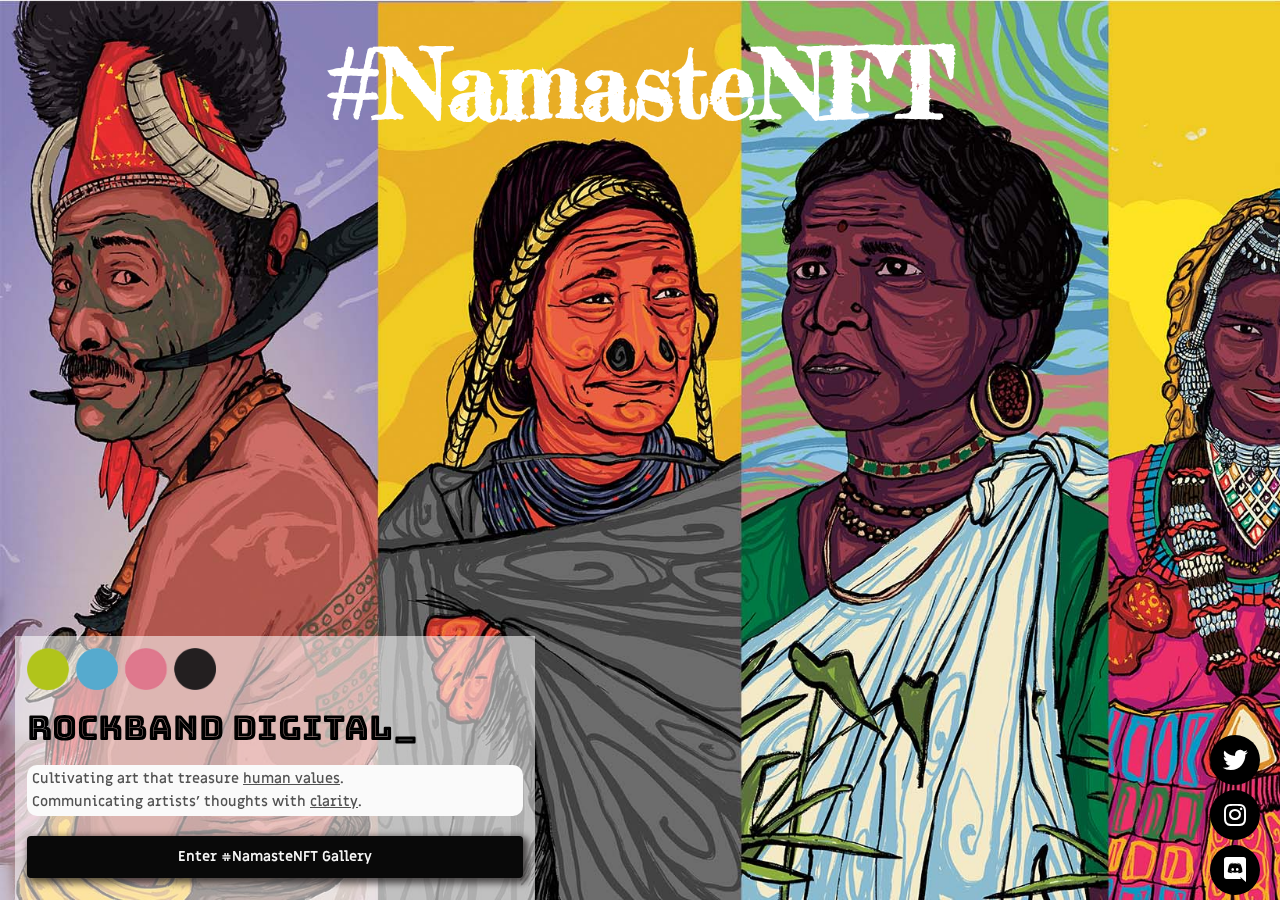
<file: index.html>
<!DOCTYPE html>
<html lang="en-US">

<head>
  <meta http-equiv="Content-Type" content="text/html; charset=UTF-8" />

  <title></title>
  <meta name="robots" content="max-image-preview:large" />
  <link rel="dns-prefetch" href="https://fonts.googleapis.com/" />
  <link rel="alternate" type="application/rss+xml" title=" � Feed" href="https://rockbanddigital.com/feed/" />
  <link rel="alternate" type="application/rss+xml" title=" � Comments Feed"
    href="https://rockbanddigital.com/comments/feed/" />
  <script src="./assets/wp-emoji-release.min.js.download" type="text/javascript" defer=""></script>
  <style>
    img.wp-smiley,
    img.emoji {
      display: inline !important;
      border: none !important;
      box-shadow: none !important;
      height: 1em !important;
      width: 1em !important;
      margin: 0 0.07em !important;
      vertical-align: -0.1em !important;
      background: none !important;
      padding: 0 !important;
    }
  </style>
  <link rel="stylesheet"
    href="https://maxst.icons8.com/vue-static/landings/line-awesome/font-awesome-line-awesome/css/all.min.css" />
  <link rel="stylesheet" id="jquery-ui-css" href="./assets/jquery-ui.css" media="all" />
  <link rel="stylesheet" id="animate-css" href="./assets/animate.min.css" media="all" />
  <link rel="stylesheet" id="font-awesome-5-css" href="./assets/font-awesome-5.min.css" media="all" />
  <link rel="stylesheet" id="wppb-fonts-css" href="./assets/wppb-fonts.css" media="all" />
  <link rel="stylesheet" id="wppb-addons-css" href="./assets/wppb-addons.css" media="all" />
  <link rel="stylesheet" id="wppb-main-css" href="./assets/wppb-main.css" media="all" />
  <style id="wppb-main-inline-css">
    @import url("https://fonts.googleapis.com/css?family=Bungee+Inline:ital,wght@400,600,700,700");
    @import url("https://fonts.googleapis.com/css?family=Miriam+Libre:ital,wght@400,600,700,700");
    @import url("https://fonts.googleapis.com/css?family=Fredericka+the Great:ital,wght@400,600,700,700");

    .wppb-builder-container>div>div>.wppb-row-parent.wppb-row-1646243857263,
    .wppb-builder-container>.wppb-row-parent.wppb-row-1646243857263,
    .wppb-builder-container#wppb-builder-container>.wppb-row-parent .wppb-container.wppb-row-1646243857263,
    .wppb-builder-container#wppb-builder-container .wppb-row-placeholder>.wppb-row-parent>.wppb-container.wppb-row-1646243857263,
    .wppb-builder-container .wppb-inner-row-parent.wppb-row-1646243857263 {
      padding: 0px 0px 0px 2px;
    }

    @media (min-width: 768px) and (max-width: 991px) {}

    @media (max-width: 767px) {}

    .landing-background {
      position: fixed !important;
      right: 0;
      bottom: 0;
      min-height: 100%;
      min-width: 100%;
      background-image: url(./assets/Artboard-2-1.jpg);
      background-repeat: no-repeat;
      background-size: cover !important;
    }

    @media screen and (max-width: 768px) {
      .landing-background {
        position: fixed !important;
        right: 0;
        bottom: 0;
        min-height: 100%;
        min-width: 100%;
        background-image: url(./assets/Artboard-3-2.jpg);
        background-repeat: no-repeat;
        background-size: cover !important;
      }
    }

    .wppb-row-1646243857263:after {
      content: " ";
      display: block;
      position: absolute;
      height: 100%;
      top: 0;
      left: 0;
      right: 0;
      z-index: -1;
      opacity: 0.4;
    }

    .wppb-row-1646243857263 {
      background-repeat: no-repeat;
      background-size: cover;
    }

    .wppb-column-parent.wppb-col-1646243857262 {
      width: 43%;
    }

    .wppb-builder-container .wppb-row>.wppb-column-parent.wppb-col-1646243857262 .wppb-column {
      padding: 12px 12px 12px 12px;
    }

    .wppb-builder-container .wppb-row>.wppb-column-parent.wppb-col-1646243857262 .wppb-column {
      margin: 0px 0px 0px 0px;
    }

    @media (min-width: 768px) and (max-width: 991px) {
      .wppb-column-parent.wppb-col-1646243857262 {
        width: 100%;
      }

      .wppb-builder-container .wppb-row>.wppb-column-parent.wppb-col-1646243857262 .wppb-column {
        margin: 0px 0px 0px 0px;
      }
    }

    @media (max-width: 767px) {
      .wppb-column-parent.wppb-col-1646243857262 {
        width: 100%;
      }

      .wppb-builder-container .wppb-row>.wppb-column-parent.wppb-col-1646243857262 .wppb-column {
        margin: 0px 0px 0px 0px;
      }
    }

    .rockband-column {
      position: fixed !important;
      left: 0;
      bottom: 0;
      min-height: 100%;
    }

    .wppb-col-1646243857262 .wppb-column {
      background-color: rgba(255, 255, 255, 0.57);
    }

    .wppb-column-parent.wppb-col-1646243857264 {
      width: 57%;
    }

    .wppb-row>.wppb-col-1646243857264.wppb-column-parent {
      min-height: 100%;
    }

    @media (min-width: 768px) and (max-width: 991px) {
      .wppb-column-parent.wppb-col-1646243857264 {
        width: 50%;
      }
    }

    @media (max-width: 767px) {
      .wppb-column-parent.wppb-col-1646243857264 {
        width: 100%;
      }

      .wppb-builder-container .wppb-row>.wppb-column-parent.wppb-col-1646243857264 .wppb-column {
        margin: 0px 0px 0px 0px;
      }
    }

    .social-column {
      position: fixed !important;
      bottom: 0;
      right: 0;
      min-height: 100%;
    }

    @media (min-width: 768px) and (max-width: 991px) {
      .wppb-col-1646243857264 {
        display: none !important;
      }
    }

    @media (max-width: 767px) {
      .wppb-col-1646243857264 {
        display: none !important;
      }
    }

    .wppb-col-1646243857264 .wppb-column {
      display: -webkit-box;
      display: -ms-flexbox;
      display: flex;
      -webkit-box-align: flex-end;
      -ms-flex-align: flex-end;
      align-items: flex-end;
    }

    .wppb-addon-1646245946610 .wppb-image-addon-content-wrap {
      text-align: left;
    }

    .wppb-addon-1646245946610 .wppb-image-addon-img {
      width: 189px;
    }

    .wppb-addon-1646245946610 .wppb-addon-image-overlay {
      width: 189px;
    }

    .wppb-addon-1646245751459 .wppb-text-block-content {
      font-size: 34px;
    }

    .wppb-addon-1646245751459 {
      margin: 10px 0px 10px 0px;
    }

    @media (max-width: 767px) {
      .wppb-addon-1646245751459 .wppb-text-block-content {
        font-size: 28px;
      }
    }

    .wppb-addon-1646245751459 .wppb-text-block-content {
      color: #000000;
    }

    .wppb-addon-1646245751459 .wppb-text-block-content {
      font-family: "Bungee Inline", cursive;
    }

    .wppb-addon-1646245751459 .wppb-text-block-content {
      font-weight: 400;
    }

    .wppb-addon-1646245292891 .wppb-text-block-content {
      font-size: 14px;
    }

    .wppb-addon-1646245292891 {
      margin: 5px 0px 20px 0px;
    }

    .wppb-addon-1646245292891,
    .wppb-addon-1646245292891:after {
      border-radius: 10px 10px 10px 10px;
      overflow: hidden;
    }

    .wppb-addon-1646245292891 {
      padding: 3px 5px 2px 5px;
    }

    @media (min-width: 768px) and (max-width: 991px) {

      .wppb-addon-1646245292891,
      .wppb-addon-1646245292891:after {
        border-radius: 10px 10px 10px 10px;
        overflow: hidden;
      }
    }

    @media (max-width: 767px) {
      .wppb-addon-1646245292891 .wppb-text-block-content {
        font-size: 13px;
      }

      .wppb-addon-1646245292891,
      .wppb-addon-1646245292891:after {
        border-radius: 10px 10px 10px 10px;
        overflow: hidden;
      }
    }

    .wppb-addon-1646245292891 .wppb-text-block-content {
      color: #525252;
    }

    .wppb-addon-1646245292891 .wppb-text-block-content {
      font-family: "Miriam Libre", sans-serif;
    }

    .wppb-addon-1646245292891 .wppb-text-block-content {
      font-weight: 600;
    }

    .wppb-addon-1646245292891 {
      background-color: #fafafa;
    }

    .wppb-addon-1646245447373 .wppb-button-addon-content {
      text-align: left;
    }

    .wppb-addon-1646245447373 .wppb-button-addon-content .wppb-btn-addons {
      font-size: 14px;
    }

    .wppb-addon-1646245447373 {
      padding: 0px 0px 0px 0px;
    }

    .wppb-addon-1646245447373 {
      margin: 0px 0px 10px 0px;
    }

    @media (min-width: 768px) and (max-width: 991px) {
      .wppb-addon-1646245447373 .wppb-button-addon-content {
        text-align: left;
      }
    }

    @media (max-width: 767px) {
      .wppb-addon-1646245447373 .wppb-button-addon-content {
        text-align: left;
      }
    }

    .wppb-addon-1646245447373 .wppb-button-addon-content .wppb-btn-addons {
      font-family: "Miriam Libre", sans-serif;
    }

    .wppb-addon-1646245447373 .wppb-button-addon-content .wppb-btn-addons {
      font-weight: 700;
    }

    .wppb-addon-1646245447373 .wppb-button-addon-content .wppb-btn-addons {
      color: #f6f6f6;
    }

    .wppb-addon-1646245447373 .wppb-button-addon-content .wppb-btn-addons:hover {
      color: #ffffff;
    }

    .wppb-addon-1646245447373 .wppb-button-addon-content .wppb-btn-custom.wppb-btn-addons {
      background: #090909;
    }

    .wppb-addon-1646245447373 .wppb-btn-custom.wppb-btn-addons:before {
      background: #676767;
    }

    .wppb-addon-1646245447373 .wppb-button-addon-content .wppb-btn-addons,
    .wppb-addon-1646245447373 .wppb-btn-custom.wppb-btn-addons:before {
      box-shadow: 3px 3px 7px 2px rgba(26, 22, 22, 0.72);
    }

    .wppb-builder-container>div>div>.wppb-row-parent.wppb-row-1646243857751,
    .wppb-builder-container>.wppb-row-parent.wppb-row-1646243857751,
    .wppb-builder-container#wppb-builder-container>.wppb-row-parent .wppb-container.wppb-row-1646243857751,
    .wppb-builder-container#wppb-builder-container .wppb-row-placeholder>.wppb-row-parent>.wppb-container.wppb-row-1646243857751,
    .wppb-builder-container .wppb-inner-row-parent.wppb-row-1646243857751 {
      padding: 0px 0px 0px 0px;
    }

    .wppb-row-1646243857751 {
      margin: 0px 0px 0px 0px;
    }

    @media (min-width: 1200px) {
      .wppb-row-1646243857751 {
        display: none !important;
      }
    }

    @media (min-width: 992px) and (max-width: 1199px) {
      .wppb-row-1646243857751 {
        display: none !important;
      }
    }

    .wppb-row-1646243857751 {
      background-color: rgba(255, 255, 255, 0);
    }

    .wppb-column-parent.wppb-col-1646243857752 {
      width: 100%;
    }

    .wppb-builder-container .wppb-row>.wppb-column-parent.wppb-col-1646243857752 .wppb-column {
      padding: 0px 0px 0px 0px;
    }

    .wppb-builder-container .wppb-row>.wppb-column-parent.wppb-col-1646243857752 .wppb-column {
      margin: 0px 0px 0px 0px;
    }

    @media (min-width: 768px) and (max-width: 991px) {
      .wppb-column-parent.wppb-col-1646243857752 {
        width: 100%;
      }
    }

    @media (max-width: 767px) {
      .wppb-column-parent.wppb-col-1646243857752 {
        width: 100%;
      }
    }

    .wppb-col-1646243857752 .wppb-column {
      background-color: rgba(222, 218, 218, 0);
    }

    .wppb-col-1646243857752 .wppb-column {
      display: -webkit-box;
      display: -ms-flexbox;
      display: flex;
      -webkit-box-align: flex-start;
      -ms-flex-align: flex-start;
      align-items: flex-start;
    }

    .wppb-addon-1646243857757 .wppb-icon-content {
      text-align: right;
    }

    .wppb-addon-1646243857757 .wppb-icon-content .wppb-icon-inner i {
      font-size: 17px;
    }

    .wppb-addon-1646243857757 .wppb-icon-content .wppb-icon-inner {
      width: 30px;
    }

    .wppb-addon-1646243857757 .wppb-icon-content .wppb-icon-inner {
      height: 30px;
    }

    .wppb-addon-1646243857757 .wppb-icon-content .wppb-icon-inner i {
      line-height: 30px;
    }

    .wppb-addon-1646243857757 .wppb-icon-content .wppb-icon-inner {
      line-height: 30px;
    }

    .wppb-addon-1646243857757 .wppb-icon-content .wppb-icon-inner,
    .wppb-addon-1646243857757 .wppb-icon-content .wppb-icon-inner:before {
      border-radius: 100px 100px 100px 100px;
    }

    .wppb-addon-1646243857757 .wppb-icon-content .wppb-icon-inner:hover,
    .wppb-addon-1646243857757 .wppb-icon-content .wppb-icon-inner:hover:before {
      border-radius: 100px 100px 100px 100px;
    }

    .wppb-addon-1646243857757 {
      margin: 0px 0px 0px 0px;
    }

    @media (min-width: 768px) and (max-width: 991px) {
      .wppb-addon-1646243857757 .wppb-icon-content {
        text-align: right;
      }
    }

    @media (max-width: 767px) {
      .wppb-addon-1646243857757 .wppb-icon-content {
        text-align: center;
      }
    }

    .wppb-addon-1646243857757 .wppb-icon-content .wppb-icon-inner i,
    .wppb-addon-1646243857757 .wppb-icon-content .wppb-icon-inner a i {
      color: #ffffff;
    }

    .wppb-addon-1646243857757 .wppb-icon-content .wppb-icon-inner:hover i,
    .wppb-addon-1646243857757 .wppb-icon-content .wppb-icon-inner:hover a i {
      color: #ffffff;
    }

    .wppb-addon-1646243857757 .wppb-icon-content .wppb-icon-inner {
      background: #000000;
    }

    .wppb-addon-1646243857757 .wppb-icon-content .wppb-icon-inner:before,
    .wppb-addon-1646243857757 .wppb-icon-content .wppb-icon-inner:hover {
      background: #505050;
    }

    .wppb-addon-1646243857757 {
      display: inline-block;
    }

    .wppb-addon-1646243857762 .wppb-icon-content {
      text-align: right;
    }

    .wppb-addon-1646243857762 .wppb-icon-content .wppb-icon-inner i {
      font-size: 17px;
    }

    .wppb-addon-1646243857762 .wppb-icon-content .wppb-icon-inner {
      width: 30px;
    }

    .wppb-addon-1646243857762 .wppb-icon-content .wppb-icon-inner {
      height: 30px;
    }

    .wppb-addon-1646243857762 .wppb-icon-content .wppb-icon-inner i {
      line-height: 30px;
    }

    .wppb-addon-1646243857762 .wppb-icon-content .wppb-icon-inner {
      line-height: 30px;
    }

    .wppb-addon-1646243857762 .wppb-icon-content .wppb-icon-inner,
    .wppb-addon-1646243857762 .wppb-icon-content .wppb-icon-inner:before {
      border-radius: 100px 100px 100px 100px;
    }

    .wppb-addon-1646243857762 .wppb-icon-content .wppb-icon-inner:hover,
    .wppb-addon-1646243857762 .wppb-icon-content .wppb-icon-inner:hover:before {
      border-radius: 100px 100px 100px 100px;
    }

    .wppb-addon-1646243857762 {
      margin: 5px 5px 5px 5px;
    }

    @media (min-width: 768px) and (max-width: 991px) {
      .wppb-addon-1646243857762 .wppb-icon-content {
        text-align: right;
      }
    }

    @media (max-width: 767px) {
      .wppb-addon-1646243857762 .wppb-icon-content {
        text-align: center;
      }
    }

    .wppb-addon-1646243857762 .wppb-icon-content .wppb-icon-inner i,
    .wppb-addon-1646243857762 .wppb-icon-content .wppb-icon-inner a i {
      color: #ffffff;
    }

    .wppb-addon-1646243857762 .wppb-icon-content .wppb-icon-inner:hover i,
    .wppb-addon-1646243857762 .wppb-icon-content .wppb-icon-inner:hover a i {
      color: #ffffff;
    }

    .wppb-addon-1646243857762 .wppb-icon-content .wppb-icon-inner {
      background: #000000;
    }

    .wppb-addon-1646243857762 .wppb-icon-content .wppb-icon-inner:before,
    .wppb-addon-1646243857762 .wppb-icon-content .wppb-icon-inner:hover {
      background: #505050;
    }

    .wppb-addon-1646243857762 {
      display: inline-block;
    }

    .wppb-addon-1646243857767 .wppb-icon-content {
      text-align: right;
    }

    .wppb-addon-1646243857767 .wppb-icon-content .wppb-icon-inner i {
      font-size: 17px;
    }

    .wppb-addon-1646243857767 .wppb-icon-content .wppb-icon-inner {
      width: 30px;
    }

    .wppb-addon-1646243857767 .wppb-icon-content .wppb-icon-inner {
      height: 30px;
    }

    .wppb-addon-1646243857767 .wppb-icon-content .wppb-icon-inner i {
      line-height: 30px;
    }

    .wppb-addon-1646243857767 .wppb-icon-content .wppb-icon-inner {
      line-height: 30px;
    }

    .wppb-addon-1646243857767 .wppb-icon-content .wppb-icon-inner,
    .wppb-addon-1646243857767 .wppb-icon-content .wppb-icon-inner:before {
      border-radius: 100px 100px 100px 100px;
    }

    .wppb-addon-1646243857767 .wppb-icon-content .wppb-icon-inner:hover,
    .wppb-addon-1646243857767 .wppb-icon-content .wppb-icon-inner:hover:before {
      border-radius: 100px 100px 100px 100px;
    }

    .wppb-addon-1646243857767 {
      margin: 0px 0px 0px 0px;
    }

    @media (min-width: 768px) and (max-width: 991px) {
      .wppb-addon-1646243857767 .wppb-icon-content {
        text-align: right;
      }
    }

    @media (max-width: 767px) {
      .wppb-addon-1646243857767 .wppb-icon-content {
        text-align: center;
      }
    }

    .wppb-addon-1646243857767 .wppb-icon-content .wppb-icon-inner i,
    .wppb-addon-1646243857767 .wppb-icon-content .wppb-icon-inner a i {
      color: #ffffff;
    }

    .wppb-addon-1646243857767 .wppb-icon-content .wppb-icon-inner:hover i,
    .wppb-addon-1646243857767 .wppb-icon-content .wppb-icon-inner:hover a i {
      color: #ffffff;
    }

    .wppb-addon-1646243857767 .wppb-icon-content .wppb-icon-inner {
      background: #000000;
    }

    .wppb-addon-1646243857767 .wppb-icon-content .wppb-icon-inner:before,
    .wppb-addon-1646243857767 .wppb-icon-content .wppb-icon-inner:hover {
      background: #505050;
    }

    .wppb-addon-1646243857767 {
      display: inline-block;
    }

    .wppb-addon-1646243857276 .wppb-icon-content {
      text-align: right;
    }

    .wppb-addon-1646243857276 .wppb-icon-content .wppb-icon-inner i {
      font-size: 25px;
    }

    .wppb-addon-1646243857276 .wppb-icon-content .wppb-icon-inner {
      width: 50px;
    }

    .wppb-addon-1646243857276 .wppb-icon-content .wppb-icon-inner {
      height: 50px;
    }

    .wppb-addon-1646243857276 .wppb-icon-content .wppb-icon-inner i {
      line-height: 50px;
    }

    .wppb-addon-1646243857276 .wppb-icon-content .wppb-icon-inner {
      line-height: 50px;
    }

    .wppb-addon-1646243857276 .wppb-icon-content .wppb-icon-inner,
    .wppb-addon-1646243857276 .wppb-icon-content .wppb-icon-inner:before {
      border-radius: 100px 100px 100px 100px;
    }

    .wppb-addon-1646243857276 .wppb-icon-content .wppb-icon-inner:hover,
    .wppb-addon-1646243857276 .wppb-icon-content .wppb-icon-inner:hover:before {
      border-radius: 100px 100px 100px 100px;
    }

    .wppb-addon-1646243857276 {
      margin: 5px 5px 5px 5px;
    }

    @media (min-width: 768px) and (max-width: 991px) {
      .wppb-addon-1646243857276 .wppb-icon-content {
        text-align: right;
      }
    }

    @media (max-width: 767px) {
      .wppb-addon-1646243857276 .wppb-icon-content {
        text-align: center;
      }
    }

    @media (min-width: 768px) and (max-width: 991px) {
      .wppb-addon-1646243857276 {
        display: none !important;
      }
    }

    @media (max-width: 767px) {
      .wppb-addon-1646243857276 {
        display: none !important;
      }
    }

    .wppb-addon-1646243857276 .wppb-icon-content .wppb-icon-inner i,
    .wppb-addon-1646243857276 .wppb-icon-content .wppb-icon-inner a i {
      color: #ffffff;
    }

    .wppb-addon-1646243857276 .wppb-icon-content .wppb-icon-inner:hover i,
    .wppb-addon-1646243857276 .wppb-icon-content .wppb-icon-inner:hover a i {
      color: #ffffff;
    }

    .wppb-addon-1646243857276 .wppb-icon-content .wppb-icon-inner {
      background: #000000;
    }

    .wppb-addon-1646243857276 .wppb-icon-content .wppb-icon-inner:before,
    .wppb-addon-1646243857276 .wppb-icon-content .wppb-icon-inner:hover {
      background: #505050;
    }

    .wppb-addon-1646243857276 {
      display: inherit;
    }

    .wppb-addon-1646243857279 .wppb-icon-content {
      text-align: right;
    }

    .wppb-addon-1646243857279 .wppb-icon-content .wppb-icon-inner i {
      font-size: 25px;
    }

    .wppb-addon-1646243857279 .wppb-icon-content .wppb-icon-inner {
      width: 50px;
    }

    .wppb-addon-1646243857279 .wppb-icon-content .wppb-icon-inner {
      height: 50px;
    }

    .wppb-addon-1646243857279 .wppb-icon-content .wppb-icon-inner i {
      line-height: 50px;
    }

    .wppb-addon-1646243857279 .wppb-icon-content .wppb-icon-inner {
      line-height: 50px;
    }

    .wppb-addon-1646243857279 .wppb-icon-content .wppb-icon-inner,
    .wppb-addon-1646243857279 .wppb-icon-content .wppb-icon-inner:before {
      border-radius: 100px 100px 100px 100px;
    }

    .wppb-addon-1646243857279 .wppb-icon-content .wppb-icon-inner:hover,
    .wppb-addon-1646243857279 .wppb-icon-content .wppb-icon-inner:hover:before {
      border-radius: 100px 100px 100px 100px;
    }

    .wppb-addon-1646243857279 {
      margin: 5px 5px 5px 5px;
    }

    @media (min-width: 768px) and (max-width: 991px) {
      .wppb-addon-1646243857279 .wppb-icon-content {
        text-align: right;
      }
    }

    @media (max-width: 767px) {
      .wppb-addon-1646243857279 .wppb-icon-content {
        text-align: center;
      }
    }

    @media (min-width: 768px) and (max-width: 991px) {
      .wppb-addon-1646243857279 {
        display: none !important;
      }
    }

    @media (max-width: 767px) {
      .wppb-addon-1646243857279 {
        display: none !important;
      }
    }

    .wppb-addon-1646243857279 .wppb-icon-content .wppb-icon-inner i,
    .wppb-addon-1646243857279 .wppb-icon-content .wppb-icon-inner a i {
      color: #ffffff;
    }

    .wppb-addon-1646243857279 .wppb-icon-content .wppb-icon-inner:hover i,
    .wppb-addon-1646243857279 .wppb-icon-content .wppb-icon-inner:hover a i {
      color: #ffffff;
    }

    .wppb-addon-1646243857279 .wppb-icon-content .wppb-icon-inner {
      background: #000000;
    }

    .wppb-addon-1646243857279 .wppb-icon-content .wppb-icon-inner:before,
    .wppb-addon-1646243857279 .wppb-icon-content .wppb-icon-inner:hover {
      background: #505050;
    }

    .wppb-addon-1646243857279 {
      display: inherit;
    }

    .wppb-addon-1646243857282 .wppb-icon-content {
      text-align: right;
    }

    .wppb-addon-1646243857282 .wppb-icon-content .wppb-icon-inner i {
      font-size: 25px;
    }

    .wppb-addon-1646243857282 .wppb-icon-content .wppb-icon-inner {
      width: 50px;
    }

    .wppb-addon-1646243857282 .wppb-icon-content .wppb-icon-inner {
      height: 50px;
    }

    .wppb-addon-1646243857282 .wppb-icon-content .wppb-icon-inner i {
      line-height: 50px;
    }

    .wppb-addon-1646243857282 .wppb-icon-content .wppb-icon-inner {
      line-height: 50px;
    }

    .wppb-addon-1646243857282 .wppb-icon-content .wppb-icon-inner,
    .wppb-addon-1646243857282 .wppb-icon-content .wppb-icon-inner:before {
      border-radius: 100px 100px 100px 100px;
    }

    .wppb-addon-1646243857282 .wppb-icon-content .wppb-icon-inner:hover,
    .wppb-addon-1646243857282 .wppb-icon-content .wppb-icon-inner:hover:before {
      border-radius: 100px 100px 100px 100px;
    }

    .wppb-addon-1646243857282 {
      margin: 5px 5px 5px 5px;
    }

    @media (min-width: 768px) and (max-width: 991px) {
      .wppb-addon-1646243857282 .wppb-icon-content {
        text-align: right;
      }
    }

    @media (max-width: 767px) {
      .wppb-addon-1646243857282 .wppb-icon-content {
        text-align: center;
      }
    }

    @media (min-width: 768px) and (max-width: 991px) {
      .wppb-addon-1646243857282 {
        display: none !important;
      }
    }

    @media (max-width: 767px) {
      .wppb-addon-1646243857282 {
        display: none !important;
      }
    }

    .wppb-addon-1646243857282 .wppb-icon-content .wppb-icon-inner i,
    .wppb-addon-1646243857282 .wppb-icon-content .wppb-icon-inner a i {
      color: #ffffff;
    }

    .wppb-addon-1646243857282 .wppb-icon-content .wppb-icon-inner:hover i,
    .wppb-addon-1646243857282 .wppb-icon-content .wppb-icon-inner:hover a i {
      color: #ffffff;
    }

    .wppb-addon-1646243857282 .wppb-icon-content .wppb-icon-inner {
      background: #000000;
    }

    .wppb-addon-1646243857282 .wppb-icon-content .wppb-icon-inner:before,
    .wppb-addon-1646243857282 .wppb-icon-content .wppb-icon-inner:hover {
      background: #505050;
    }

    .wppb-addon-1646243857282 {
      display: inherit;
    }

    .wppb-builder-container>div>div>.wppb-row-parent.wppb-row-1646280115345,
    .wppb-builder-container>.wppb-row-parent.wppb-row-1646280115345,
    .wppb-builder-container#wppb-builder-container>.wppb-row-parent .wppb-container.wppb-row-1646280115345,
    .wppb-builder-container#wppb-builder-container .wppb-row-placeholder>.wppb-row-parent>.wppb-container.wppb-row-1646280115345,
    .wppb-builder-container .wppb-inner-row-parent.wppb-row-1646280115345 {
      padding: 25px 0px 25px 0px;
    }

    .wppb-row-1646280115345:after {
      content: " ";
      display: block;
      position: absolute;
      height: 100%;
      top: 0;
      left: 0;
      right: 0;
      z-index: -1;
      opacity: 0.4;
    }

    .wppb-column-parent.wppb-col-1646280115344 {
      width: 100%;
    }

    @media (min-width: 768px) and (max-width: 991px) {
      .wppb-column-parent.wppb-col-1646280115344 {
        width: 100%;
      }
    }

    @media (max-width: 767px) {
      .wppb-column-parent.wppb-col-1646280115344 {
        width: 100%;
      }
    }

    .wppb-addon-1646288893633 .wppb-addon-title {
      text-align: center;
    }

    .wppb-addon-1646288893633 .wppb-addon-title {
      font-size: 6em;
    }

    @media (max-width: 767px) {
      .wppb-addon-1646288893633 .wppb-addon-title {
        font-size: 3em;
      }
    }

    .namastenft {
      overflow: hidden;
    }

    .wppb-addon-1646288893633 .wppb-addon-title,
    .wppb-addon-1646288893633 .wppb-addon-title a {
      color: #ffffff;
    }

    .wppb-addon-1646288893633 .wppb-addon-title {
      font-family: "Fredericka the Great", cursive;
    }

    .wppb-addon-1646288893633 .wppb-addon-title {
      font-weight: 700;
    }

    .wppb-builder-container#wppb-builder-container .wppb-row-parent>.wppb-container,
    .wppb-carousel-content-wrap .wppb-container {
      max-width: 1140px;
    }

    .wppb-builder-container#wppb-builder-container>.wppb-row-parent>.wppb-container,
    .wppb-builder-container#wppb-builder-container .wppb-row-placeholder>.wppb-row-parent>.wppb-container,
    .wppb-carousel-content-wrap .wppb-container,
    .wppb-builder-container .wppb-column-parent-view {
      padding-left: 15px;
    }

    .wppb-builder-container#wppb-builder-container>.wppb-row-parent>.wppb-container,
    .wppb-builder-container#wppb-builder-container .wppb-row-placeholder>.wppb-row-parent>.wppb-container,
    .wppb-carousel-content-wrap .wppb-container,
    .wppb-builder-container .wppb-column-parent-view {
      padding-right: 15px;
    }

    .wppb-container>.wppb-row {
      margin-left: -15px;
    }

    .wppb-container>.wppb-row {
      margin-right: -15px;
    }

    .wppb-builder-container .wppb-column-parent-editor .wppb-column {
      margin-left: 15px;
    }

    .wppb-builder-container .wppb-column-parent-editor .wppb-column {
      margin-right: 15px;
    }
  </style>
  <link rel="stylesheet" id="wp-block-library-css" href="./assets/style.min.css" media="all" />
  <style id="wp-block-library-theme-inline-css">
    .wp-block-audio figcaption {
      color: #555;
      font-size: 13px;
      text-align: center;
    }

    .is-dark-theme .wp-block-audio figcaption {
      color: hsla(0, 0%, 100%, 0.65);
    }

    .wp-block-audio {
      margin: 0 0 1em;
    }

    .wp-block-code {
      border: 1px solid #ccc;
      border-radius: 4px;
      font-family: Menlo, Consolas, monaco, monospace;
      padding: 0.8em 1em;
    }

    .wp-block-embed figcaption {
      color: #555;
      font-size: 13px;
      text-align: center;
    }

    .is-dark-theme .wp-block-embed figcaption {
      color: hsla(0, 0%, 100%, 0.65);
    }

    .wp-block-embed {
      margin: 0 0 1em;
    }

    .blocks-gallery-caption {
      color: #555;
      font-size: 13px;
      text-align: center;
    }

    .is-dark-theme .blocks-gallery-caption {
      color: hsla(0, 0%, 100%, 0.65);
    }

    .wp-block-image figcaption {
      color: #555;
      font-size: 13px;
      text-align: center;
    }

    .is-dark-theme .wp-block-image figcaption {
      color: hsla(0, 0%, 100%, 0.65);
    }

    .wp-block-image {
      margin: 0 0 1em;
    }

    .wp-block-pullquote {
      border-top: 4px solid;
      border-bottom: 4px solid;
      margin-bottom: 1.75em;
      color: currentColor;
    }

    .wp-block-pullquote__citation,
    .wp-block-pullquote cite,
    .wp-block-pullquote footer {
      color: currentColor;
      text-transform: uppercase;
      font-size: 0.8125em;
      font-style: normal;
    }

    .wp-block-quote {
      border-left: 0.25em solid;
      margin: 0 0 1.75em;
      padding-left: 1em;
    }

    .wp-block-quote cite,
    .wp-block-quote footer {
      color: currentColor;
      font-size: 0.8125em;
      position: relative;
      font-style: normal;
    }

    .wp-block-quote.has-text-align-right {
      border-left: none;
      border-right: 0.25em solid;
      padding-left: 0;
      padding-right: 1em;
    }

    .wp-block-quote.has-text-align-center {
      border: none;
      padding-left: 0;
    }

    .wp-block-quote.is-large,
    .wp-block-quote.is-style-large,
    .wp-block-quote.is-style-plain {
      border: none;
    }

    .wp-block-search .wp-block-search__label {
      font-weight: 700;
    }

    .wp-block-search__button {
      border: 1px solid #ccc;
      padding: 0.375em 0.625em;
    }

    :where(.wp-block-group.has-background) {
      padding: 1.25em 2.375em;
    }

    .wp-block-separator.has-css-opacity {
      opacity: 0.4;
    }

    .wp-block-separator {
      border: none;
      border-bottom: 2px solid;
      margin-left: auto;
      margin-right: auto;
    }

    .wp-block-separator.has-alpha-channel-opacity {
      opacity: 1;
    }

    .wp-block-separator:not(.is-style-wide):not(.is-style-dots) {
      width: 100px;
    }

    .wp-block-separator.has-background:not(.is-style-dots) {
      border-bottom: none;
      height: 1px;
    }

    .wp-block-separator.has-background:not(.is-style-wide):not(.is-style-dots) {
      height: 2px;
    }

    .wp-block-table {
      margin: "0 0 1em 0";
    }

    .wp-block-table thead {
      border-bottom: 3px solid;
    }

    .wp-block-table tfoot {
      border-top: 3px solid;
    }

    .wp-block-table td,
    .wp-block-table th {
      word-break: normal;
    }

    .wp-block-table figcaption {
      color: #555;
      font-size: 13px;
      text-align: center;
    }

    .is-dark-theme .wp-block-table figcaption {
      color: hsla(0, 0%, 100%, 0.65);
    }

    .wp-block-video figcaption {
      color: #555;
      font-size: 13px;
      text-align: center;
    }

    .is-dark-theme .wp-block-video figcaption {
      color: hsla(0, 0%, 100%, 0.65);
    }

    .wp-block-video {
      margin: 0 0 1em;
    }

    .wp-block-template-part.has-background {
      padding: 1.25em 2.375em;
      margin-top: 0;
      margin-bottom: 0;
    }
  </style>
  <link rel="stylesheet" id="storefront-gutenberg-blocks-css" href="./assets/gutenberg-blocks.css" media="all" />
  <style id="storefront-gutenberg-blocks-inline-css">
    .wp-block-button__link:not(.has-text-color) {
      color: #333333;
    }

    .wp-block-button__link:not(.has-text-color):hover,
    .wp-block-button__link:not(.has-text-color):focus,
    .wp-block-button__link:not(.has-text-color):active {
      color: #333333;
    }

    .wp-block-button__link:not(.has-background) {
      background-color: #eeeeee;
    }

    .wp-block-button__link:not(.has-background):hover,
    .wp-block-button__link:not(.has-background):focus,
    .wp-block-button__link:not(.has-background):active {
      border-color: #d5d5d5;
      background-color: #d5d5d5;
    }

    .wp-block-quote footer,
    .wp-block-quote cite,
    .wp-block-quote__citation {
      color: #6d6d6d;
    }

    .wp-block-pullquote cite,
    .wp-block-pullquote footer,
    .wp-block-pullquote__citation {
      color: #6d6d6d;
    }

    .wp-block-image figcaption {
      color: #6d6d6d;
    }

    .wp-block-separator.is-style-dots::before {
      color: #333333;
    }

    .wp-block-file a.wp-block-file__button {
      color: #333333;
      background-color: #eeeeee;
      border-color: #eeeeee;
    }

    .wp-block-file a.wp-block-file__button:hover,
    .wp-block-file a.wp-block-file__button:focus,
    .wp-block-file a.wp-block-file__button:active {
      color: #333333;
      background-color: #d5d5d5;
    }

    .wp-block-code,
    .wp-block-preformatted pre {
      color: #6d6d6d;
    }

    .wp-block-table:not(.has-background):not(.is-style-stripes) tbody tr:nth-child(2n) td {
      background-color: #fdfdfd;
    }

    .wp-block-cover .wp-block-cover__inner-container h1:not(.has-text-color),
    .wp-block-cover .wp-block-cover__inner-container h2:not(.has-text-color),
    .wp-block-cover .wp-block-cover__inner-container h3:not(.has-text-color),
    .wp-block-cover .wp-block-cover__inner-container h4:not(.has-text-color),
    .wp-block-cover .wp-block-cover__inner-container h5:not(.has-text-color),
    .wp-block-cover .wp-block-cover__inner-container h6:not(.has-text-color) {
      color: #000000;
    }

    .wc-block-components-price-slider__range-input-progress,
    .rtl .wc-block-components-price-slider__range-input-progress {
      --range-color: #7f54b3;
    }

    /* Target only IE11 */
    @media all and (-ms-high-contrast: none),
    (-ms-high-contrast: active) {
      .wc-block-components-price-slider__range-input-progress {
        background: #7f54b3;
      }
    }

    .wc-block-components-button:not(.is-link) {
      background-color: #333333;
      color: #ffffff;
    }

    .wc-block-components-button:not(.is-link):hover,
    .wc-block-components-button:not(.is-link):focus,
    .wc-block-components-button:not(.is-link):active {
      background-color: #1a1a1a;
      color: #ffffff;
    }

    .wc-block-components-button:not(.is-link):disabled {
      background-color: #333333;
      color: #ffffff;
    }

    .wc-block-cart__submit-container {
      background-color: #ffffff;
    }

    .wc-block-cart__submit-container::before {
      color: rgba(220, 220, 220, 0.5);
    }

    .wc-block-components-order-summary-item__quantity {
      background-color: #ffffff;
      border-color: #6d6d6d;
      box-shadow: 0 0 0 2px #ffffff;
      color: #6d6d6d;
    }
  </style>
  <link rel="stylesheet" id="classic-theme-styles-css" href="./assets/classic-themes.min.css" media="all" />
  <style id="global-styles-inline-css">
    body {
      --wp--preset--color--black: #000000;
      --wp--preset--color--cyan-bluish-gray: #abb8c3;
      --wp--preset--color--white: #ffffff;
      --wp--preset--color--pale-pink: #f78da7;
      --wp--preset--color--vivid-red: #cf2e2e;
      --wp--preset--color--luminous-vivid-orange: #ff6900;
      --wp--preset--color--luminous-vivid-amber: #fcb900;
      --wp--preset--color--light-green-cyan: #7bdcb5;
      --wp--preset--color--vivid-green-cyan: #00d084;
      --wp--preset--color--pale-cyan-blue: #8ed1fc;
      --wp--preset--color--vivid-cyan-blue: #0693e3;
      --wp--preset--color--vivid-purple: #9b51e0;
      --wp--preset--gradient--vivid-cyan-blue-to-vivid-purple: linear-gradient(135deg, rgba(6, 147, 227, 1) 0%, rgb(155, 81, 224) 100%);
      --wp--preset--gradient--light-green-cyan-to-vivid-green-cyan: linear-gradient(135deg, rgb(122, 220, 180) 0%, rgb(0, 208, 130) 100%);
      --wp--preset--gradient--luminous-vivid-amber-to-luminous-vivid-orange: linear-gradient(135deg, rgba(252, 185, 0, 1) 0%, rgba(255, 105, 0, 1) 100%);
      --wp--preset--gradient--luminous-vivid-orange-to-vivid-red: linear-gradient(135deg, rgba(255, 105, 0, 1) 0%, rgb(207, 46, 46) 100%);
      --wp--preset--gradient--very-light-gray-to-cyan-bluish-gray: linear-gradient(135deg, rgb(238, 238, 238) 0%, rgb(169, 184, 195) 100%);
      --wp--preset--gradient--cool-to-warm-spectrum: linear-gradient(135deg,
          rgb(74, 234, 220) 0%,
          rgb(151, 120, 209) 20%,
          rgb(207, 42, 186) 40%,
          rgb(238, 44, 130) 60%,
          rgb(251, 105, 98) 80%,
          rgb(254, 248, 76) 100%);
      --wp--preset--gradient--blush-light-purple: linear-gradient(135deg, rgb(255, 206, 236) 0%, rgb(152, 150, 240) 100%);
      --wp--preset--gradient--blush-bordeaux: linear-gradient(135deg, rgb(254, 205, 165) 0%, rgb(254, 45, 45) 50%, rgb(107, 0, 62) 100%);
      --wp--preset--gradient--luminous-dusk: linear-gradient(135deg, rgb(255, 203, 112) 0%, rgb(199, 81, 192) 50%, rgb(65, 88, 208) 100%);
      --wp--preset--gradient--pale-ocean: linear-gradient(135deg, rgb(255, 245, 203) 0%, rgb(182, 227, 212) 50%, rgb(51, 167, 181) 100%);
      --wp--preset--gradient--electric-grass: linear-gradient(135deg, rgb(202, 248, 128) 0%, rgb(113, 206, 126) 100%);
      --wp--preset--gradient--midnight: linear-gradient(135deg, rgb(2, 3, 129) 0%, rgb(40, 116, 252) 100%);
      --wp--preset--duotone--dark-grayscale: url("/web/20221201175906im_/https://rockbanddigital.com/#wp-duotone-dark-grayscale");
      --wp--preset--duotone--grayscale: url("/web/20221201175906im_/https://rockbanddigital.com/#wp-duotone-grayscale");
      --wp--preset--duotone--purple-yellow: url("/web/20221201175906im_/https://rockbanddigital.com/#wp-duotone-purple-yellow");
      --wp--preset--duotone--blue-red: url("/web/20221201175906im_/https://rockbanddigital.com/#wp-duotone-blue-red");
      --wp--preset--duotone--midnight: url("/web/20221201175906im_/https://rockbanddigital.com/#wp-duotone-midnight");
      --wp--preset--duotone--magenta-yellow: url("/web/20221201175906im_/https://rockbanddigital.com/#wp-duotone-magenta-yellow");
      --wp--preset--duotone--purple-green: url("/web/20221201175906im_/https://rockbanddigital.com/#wp-duotone-purple-green");
      --wp--preset--duotone--blue-orange: url("/web/20221201175906im_/https://rockbanddigital.com/#wp-duotone-blue-orange");
      --wp--preset--font-size--small: 14px;
      --wp--preset--font-size--medium: 23px;
      --wp--preset--font-size--large: 26px;
      --wp--preset--font-size--x-large: 42px;
      --wp--preset--font-size--normal: 16px;
      --wp--preset--font-size--huge: 37px;
      --wp--preset--spacing--20: 0.44rem;
      --wp--preset--spacing--30: 0.67rem;
      --wp--preset--spacing--40: 1rem;
      --wp--preset--spacing--50: 1.5rem;
      --wp--preset--spacing--60: 2.25rem;
      --wp--preset--spacing--70: 3.38rem;
      --wp--preset--spacing--80: 5.06rem;
    }

    :where(.is-layout-flex) {
      gap: 0.5em;
    }

    body .is-layout-flow>.alignleft {
      float: left;
      margin-inline-start: 0;
      margin-inline-end: 2em;
    }

    body .is-layout-flow>.alignright {
      float: right;
      margin-inline-start: 2em;
      margin-inline-end: 0;
    }

    body .is-layout-flow>.aligncenter {
      margin-left: auto !important;
      margin-right: auto !important;
    }

    body .is-layout-constrained>.alignleft {
      float: left;
      margin-inline-start: 0;
      margin-inline-end: 2em;
    }

    body .is-layout-constrained>.alignright {
      float: right;
      margin-inline-start: 2em;
      margin-inline-end: 0;
    }

    body .is-layout-constrained>.aligncenter {
      margin-left: auto !important;
      margin-right: auto !important;
    }

    body .is-layout-constrained> :where(:not(.alignleft):not(.alignright):not(.alignfull)) {
      max-width: var(--wp--style--global--content-size);
      margin-left: auto !important;
      margin-right: auto !important;
    }

    body .is-layout-constrained>.alignwide {
      max-width: var(--wp--style--global--wide-size);
    }

    body .is-layout-flex {
      display: flex;
    }

    body .is-layout-flex {
      flex-wrap: wrap;
      align-items: center;
    }

    body .is-layout-flex>* {
      margin: 0;
    }

    :where(.wp-block-columns.is-layout-flex) {
      gap: 2em;
    }

    .has-black-color {
      color: var(--wp--preset--color--black) !important;
    }

    .has-cyan-bluish-gray-color {
      color: var(--wp--preset--color--cyan-bluish-gray) !important;
    }

    .has-white-color {
      color: var(--wp--preset--color--white) !important;
    }

    .has-pale-pink-color {
      color: var(--wp--preset--color--pale-pink) !important;
    }

    .has-vivid-red-color {
      color: var(--wp--preset--color--vivid-red) !important;
    }

    .has-luminous-vivid-orange-color {
      color: var(--wp--preset--color--luminous-vivid-orange) !important;
    }

    .has-luminous-vivid-amber-color {
      color: var(--wp--preset--color--luminous-vivid-amber) !important;
    }

    .has-light-green-cyan-color {
      color: var(--wp--preset--color--light-green-cyan) !important;
    }

    .has-vivid-green-cyan-color {
      color: var(--wp--preset--color--vivid-green-cyan) !important;
    }

    .has-pale-cyan-blue-color {
      color: var(--wp--preset--color--pale-cyan-blue) !important;
    }

    .has-vivid-cyan-blue-color {
      color: var(--wp--preset--color--vivid-cyan-blue) !important;
    }

    .has-vivid-purple-color {
      color: var(--wp--preset--color--vivid-purple) !important;
    }

    .has-black-background-color {
      background-color: var(--wp--preset--color--black) !important;
    }

    .has-cyan-bluish-gray-background-color {
      background-color: var(--wp--preset--color--cyan-bluish-gray) !important;
    }

    .has-white-background-color {
      background-color: var(--wp--preset--color--white) !important;
    }

    .has-pale-pink-background-color {
      background-color: var(--wp--preset--color--pale-pink) !important;
    }

    .has-vivid-red-background-color {
      background-color: var(--wp--preset--color--vivid-red) !important;
    }

    .has-luminous-vivid-orange-background-color {
      background-color: var(--wp--preset--color--luminous-vivid-orange) !important;
    }

    .has-luminous-vivid-amber-background-color {
      background-color: var(--wp--preset--color--luminous-vivid-amber) !important;
    }

    .has-light-green-cyan-background-color {
      background-color: var(--wp--preset--color--light-green-cyan) !important;
    }

    .has-vivid-green-cyan-background-color {
      background-color: var(--wp--preset--color--vivid-green-cyan) !important;
    }

    .has-pale-cyan-blue-background-color {
      background-color: var(--wp--preset--color--pale-cyan-blue) !important;
    }

    .has-vivid-cyan-blue-background-color {
      background-color: var(--wp--preset--color--vivid-cyan-blue) !important;
    }

    .has-vivid-purple-background-color {
      background-color: var(--wp--preset--color--vivid-purple) !important;
    }

    .has-black-border-color {
      border-color: var(--wp--preset--color--black) !important;
    }

    .has-cyan-bluish-gray-border-color {
      border-color: var(--wp--preset--color--cyan-bluish-gray) !important;
    }

    .has-white-border-color {
      border-color: var(--wp--preset--color--white) !important;
    }

    .has-pale-pink-border-color {
      border-color: var(--wp--preset--color--pale-pink) !important;
    }

    .has-vivid-red-border-color {
      border-color: var(--wp--preset--color--vivid-red) !important;
    }

    .has-luminous-vivid-orange-border-color {
      border-color: var(--wp--preset--color--luminous-vivid-orange) !important;
    }

    .has-luminous-vivid-amber-border-color {
      border-color: var(--wp--preset--color--luminous-vivid-amber) !important;
    }

    .has-light-green-cyan-border-color {
      border-color: var(--wp--preset--color--light-green-cyan) !important;
    }

    .has-vivid-green-cyan-border-color {
      border-color: var(--wp--preset--color--vivid-green-cyan) !important;
    }

    .has-pale-cyan-blue-border-color {
      border-color: var(--wp--preset--color--pale-cyan-blue) !important;
    }

    .has-vivid-cyan-blue-border-color {
      border-color: var(--wp--preset--color--vivid-cyan-blue) !important;
    }

    .has-vivid-purple-border-color {
      border-color: var(--wp--preset--color--vivid-purple) !important;
    }

    .has-vivid-cyan-blue-to-vivid-purple-gradient-background {
      background: var(--wp--preset--gradient--vivid-cyan-blue-to-vivid-purple) !important;
    }

    .has-light-green-cyan-to-vivid-green-cyan-gradient-background {
      background: var(--wp--preset--gradient--light-green-cyan-to-vivid-green-cyan) !important;
    }

    .has-luminous-vivid-amber-to-luminous-vivid-orange-gradient-background {
      background: var(--wp--preset--gradient--luminous-vivid-amber-to-luminous-vivid-orange) !important;
    }

    .has-luminous-vivid-orange-to-vivid-red-gradient-background {
      background: var(--wp--preset--gradient--luminous-vivid-orange-to-vivid-red) !important;
    }

    .has-very-light-gray-to-cyan-bluish-gray-gradient-background {
      background: var(--wp--preset--gradient--very-light-gray-to-cyan-bluish-gray) !important;
    }

    .has-cool-to-warm-spectrum-gradient-background {
      background: var(--wp--preset--gradient--cool-to-warm-spectrum) !important;
    }

    .has-blush-light-purple-gradient-background {
      background: var(--wp--preset--gradient--blush-light-purple) !important;
    }

    .has-blush-bordeaux-gradient-background {
      background: var(--wp--preset--gradient--blush-bordeaux) !important;
    }

    .has-luminous-dusk-gradient-background {
      background: var(--wp--preset--gradient--luminous-dusk) !important;
    }

    .has-pale-ocean-gradient-background {
      background: var(--wp--preset--gradient--pale-ocean) !important;
    }

    .has-electric-grass-gradient-background {
      background: var(--wp--preset--gradient--electric-grass) !important;
    }

    .has-midnight-gradient-background {
      background: var(--wp--preset--gradient--midnight) !important;
    }

    .has-small-font-size {
      font-size: var(--wp--preset--font-size--small) !important;
    }

    .has-medium-font-size {
      font-size: var(--wp--preset--font-size--medium) !important;
    }

    .has-large-font-size {
      font-size: var(--wp--preset--font-size--large) !important;
    }

    .has-x-large-font-size {
      font-size: var(--wp--preset--font-size--x-large) !important;
    }

    .wp-block-navigation a:where(:not(.wp-element-button)) {
      color: inherit;
    }

    :where(.wp-block-columns.is-layout-flex) {
      gap: 2em;
    }

    .wp-block-pullquote {
      font-size: 1.5em;
      line-height: 1.6;
    }
  </style>
  <link rel="stylesheet" id="storefront-style-css" href="./assets/style.css" media="all" />
  <style id="storefront-style-inline-css">
    .main-navigation ul li a,
    .site-title a,
    ul.menu li a,
    .site-branding h1 a,
    button.menu-toggle,
    button.menu-toggle:hover,
    .handheld-navigation .dropdown-toggle {
      color: #333333;
    }

    button.menu-toggle,
    button.menu-toggle:hover {
      border-color: #333333;
    }

    .main-navigation ul li a:hover,
    .main-navigation ul li:hover>a,
    .site-title a:hover,
    .site-header ul.menu li.current-menu-item>a {
      color: #747474;
    }

    table:not(.has-background) th {
      background-color: #f8f8f8;
    }

    table:not(.has-background) tbody td {
      background-color: #fdfdfd;
    }

    table:not(.has-background) tbody tr:nth-child(2n) td,
    fieldset,
    fieldset legend {
      background-color: #fbfbfb;
    }

    .site-header,
    .secondary-navigation ul ul,
    .main-navigation ul.menu>li.menu-item-has-children:after,
    .secondary-navigation ul.menu ul,
    .storefront-handheld-footer-bar,
    .storefront-handheld-footer-bar ul li>a,
    .storefront-handheld-footer-bar ul li.search .site-search,
    button.menu-toggle,
    button.menu-toggle:hover {
      background-color: #ffffff;
    }

    p.site-description,
    .site-header,
    .storefront-handheld-footer-bar {
      color: #404040;
    }

    button.menu-toggle:after,
    button.menu-toggle:before,
    button.menu-toggle span:before {
      background-color: #333333;
    }

    h1,
    h2,
    h3,
    h4,
    h5,
    h6,
    .wc-block-grid__product-title {
      color: #333333;
    }

    .widget h1 {
      border-bottom-color: #333333;
    }

    body,
    .secondary-navigation a {
      color: #6d6d6d;
    }

    .widget-area .widget a,
    .hentry .entry-header .posted-on a,
    .hentry .entry-header .post-author a,
    .hentry .entry-header .post-comments a,
    .hentry .entry-header .byline a {
      color: #727272;
    }

    a {
      color: #7f54b3;
    }

    a:focus,
    button:focus,
    .button.alt:focus,
    input:focus,
    textarea:focus,
    input[type="button"]:focus,
    input[type="reset"]:focus,
    input[type="submit"]:focus,
    input[type="email"]:focus,
    input[type="tel"]:focus,
    input[type="url"]:focus,
    input[type="password"]:focus,
    input[type="search"]:focus {
      outline-color: #7f54b3;
    }

    button,
    input[type="button"],
    input[type="reset"],
    input[type="submit"],
    .button,
    .widget a.button {
      background-color: #eeeeee;
      border-color: #eeeeee;
      color: #333333;
    }

    button:hover,
    input[type="button"]:hover,
    input[type="reset"]:hover,
    input[type="submit"]:hover,
    .button:hover,
    .widget a.button:hover {
      background-color: #d5d5d5;
      border-color: #d5d5d5;
      color: #333333;
    }

    button.alt,
    input[type="button"].alt,
    input[type="reset"].alt,
    input[type="submit"].alt,
    .button.alt,
    .widget-area .widget a.button.alt {
      background-color: #333333;
      border-color: #333333;
      color: #ffffff;
    }

    button.alt:hover,
    input[type="button"].alt:hover,
    input[type="reset"].alt:hover,
    input[type="submit"].alt:hover,
    .button.alt:hover,
    .widget-area .widget a.button.alt:hover {
      background-color: #1a1a1a;
      border-color: #1a1a1a;
      color: #ffffff;
    }

    .pagination .page-numbers li .page-numbers.current {
      background-color: #e6e6e6;
      color: #636363;
    }

    #comments .comment-list .comment-content .comment-text {
      background-color: #f8f8f8;
    }

    .site-footer {
      background-color: #0a0a0a;
      color: #ffffff;
    }

    .site-footer a:not(.button):not(.components-button) {
      color: #333333;
    }

    .site-footer .storefront-handheld-footer-bar a:not(.button):not(.components-button) {
      color: #333333;
    }

    .site-footer h1,
    .site-footer h2,
    .site-footer h3,
    .site-footer h4,
    .site-footer h5,
    .site-footer h6,
    .site-footer .widget .widget-title,
    .site-footer .widget .widgettitle {
      color: #333333;
    }

    .page-template-template-homepage.has-post-thumbnail .type-page.has-post-thumbnail .entry-title {
      color: #000000;
    }

    .page-template-template-homepage.has-post-thumbnail .type-page.has-post-thumbnail .entry-content {
      color: #000000;
    }

    @media screen and (min-width: 768px) {
      .secondary-navigation ul.menu a:hover {
        color: #595959;
      }

      .secondary-navigation ul.menu a {
        color: #404040;
      }

      .main-navigation ul.menu ul.sub-menu,
      .main-navigation ul.nav-menu ul.children {
        background-color: #f0f0f0;
      }

      .site-header {
        border-bottom-color: #f0f0f0;
      }
    }
  </style>
  <link rel="stylesheet" id="storefront-icons-css" href="./assets/icons.css" media="all" />
  <link rel="stylesheet" id="storefront-fonts-css" href="./assets/css" media="all" />
  <link rel="stylesheet" id="wppb-posts-css-css" href="./assets/posts-addon.css" media="all" />
  <link rel="stylesheet" id="elementor-icons-css" href="./assets/elementor-icons.min.css" media="all" />
  <link rel="stylesheet" id="elementor-frontend-css" href="./assets/frontend-lite.min.css" media="all" />
  <link rel="stylesheet" id="elementor-post-21-css" href="./assets/post-21.css" media="all" />
  <link rel="stylesheet" id="elementor-global-css" href="./assets/global.css" media="all" />
  <link rel="stylesheet" id="elementor-post-244-css" href="./assets/post-244.css" media="all" />
  <link rel="stylesheet" id="magnific-popup-css" href="./assets/magnific-popup.css" media="all" />
  <link rel="stylesheet" id="google-fonts-1-css" href="./assets/css(1)" media="all" />
  <script src="./assets/jquery.min.js.download" id="jquery-core-js"></script>
  <script src="./assets/jquery-migrate.min.js.download" id="jquery-migrate-js"></script>
  <link rel="https://api.w.org/" href="https://rockbanddigital.com/wp-json/" />
  <link rel="alternate" type="application/json" href="https://rockbanddigital.com/wp-json/wp/v2/pages/244" />
  <link rel="EditURI" type="application/rsd+xml" title="RSD" href="https://rockbanddigital.com/xmlrpc.php?rsd" />
  <link rel="wlwmanifest" type="application/wlwmanifest+xml"
    href="https://rockbanddigital.com/wp-includes/wlwmanifest.xml" />
  <meta name="generator" content="WordPress 6.1.1" />
  <link rel="canonical" href="https://rockbanddigital.com/" />
  <link rel="shortlink" href="https://rockbanddigital.com/" />
  <link rel="alternate" type="application/json+oembed"
    href="https://rockbanddigital.com/wp-json/oembed/1.0/embed?url=https%3A%2F%2Frockbanddigital.com%2F" />
  <link rel="alternate" type="text/xml+oembed"
    href="https://rockbanddigital.com/wp-json/oembed/1.0/embed?url=https%3A%2F%2Frockbanddigital.com%2F&amp;format=xml" />
  <link rel="icon" href="./assets/cropped-FINAL-LOGO-scaled-1-32x32.jpg" sizes="32x32" />
  <link rel="icon" href="./assets/cropped-FINAL-LOGO-scaled-1-192x192.jpg" sizes="192x192" />
  <link rel="apple-touch-icon" href="./assets/cropped-FINAL-LOGO-scaled-1-180x180.jpg" />
  <meta name="msapplication-TileImage"
    content="https://rockbanddigital.com/wp-content/uploads/2022/01/cropped-FINAL-LOGO-scaled-1-270x270.jpg" />
  <style id="wp-custom-css">
    .custom-logo {
      width: 60px !important;
    }

    .site-branding {
      margin-bottom: 0px !important;
    }

    .menu-item {
      position: relative;
      text-align: left;
      font-family: "Miriam Libre", sans-serif;
    }

    /* .wppb-builder-container .wppb-row-parent {
    position: fixed;
    z-index: 1;
    right: 0;
    bottom: 0;
    min-height: 100%;
    min-width: 100%;
} */
    /* .wppb-video-bg {
    position: absolute;
    bottom: 0;
    right: 0;
    min-width: 100%;
    min-height: 100%;
    height: 100%;
    z-index: -1;
    background-size: cover;
    transition: 1s opacity;
} */
  </style>
  <meta name="viewport" content="width=device-width, initial-scale=1.0, viewport-fit=cover" />
</head>

<body
  class="home page-template-default page page-id-244 wp-custom-logo wp-embed-responsive no-wc-breadcrumb storefront-align-wide right-sidebar wppb-body wppb-body-page wppb-body-page-244 wppb-body-single-244 elementor-default elementor-template-canvas elementor-kit-21 elementor-page elementor-page-244">
  <svg xmlns="http://www.w3.org/2000/svg" viewBox="0 0 0 0" width="0" height="0" focusable="false" role="none"
    style="visibility: hidden; position: absolute; left: -9999px; overflow: hidden">
    <defs>
      <filter id="wp-duotone-dark-grayscale">
        <fecolormatrix color-interpolation-filters="sRGB" type="matrix"
          values=" .299 .587 .114 0 0 .299 .587 .114 0 0 .299 .587 .114 0 0 .299 .587 .114 0 0 "></fecolormatrix>
        <fecomponenttransfer color-interpolation-filters="sRGB">
          <fefuncr type="table" tableValues="0 0.49803921568627"></fefuncr>
          <fefuncg type="table" tableValues="0 0.49803921568627"></fefuncg>
          <fefuncb type="table" tableValues="0 0.49803921568627"></fefuncb>
          <fefunca type="table" tableValues="1 1"></fefunca>
        </fecomponenttransfer>
        <fecomposite in2="SourceGraphic" operator="in"></fecomposite>
      </filter>
    </defs>
  </svg><svg xmlns="http://www.w3.org/2000/svg" viewBox="0 0 0 0" width="0" height="0" focusable="false" role="none"
    style="visibility: hidden; position: absolute; left: -9999px; overflow: hidden">
    <defs>
      <filter id="wp-duotone-grayscale">
        <fecolormatrix color-interpolation-filters="sRGB" type="matrix"
          values=" .299 .587 .114 0 0 .299 .587 .114 0 0 .299 .587 .114 0 0 .299 .587 .114 0 0 "></fecolormatrix>
        <fecomponenttransfer color-interpolation-filters="sRGB">
          <fefuncr type="table" tableValues="0 1"></fefuncr>
          <fefuncg type="table" tableValues="0 1"></fefuncg>
          <fefuncb type="table" tableValues="0 1"></fefuncb>
          <fefunca type="table" tableValues="1 1"></fefunca>
        </fecomponenttransfer>
        <fecomposite in2="SourceGraphic" operator="in"></fecomposite>
      </filter>
    </defs>
  </svg><svg xmlns="http://www.w3.org/2000/svg" viewBox="0 0 0 0" width="0" height="0" focusable="false" role="none"
    style="visibility: hidden; position: absolute; left: -9999px; overflow: hidden">
    <defs>
      <filter id="wp-duotone-purple-yellow">
        <fecolormatrix color-interpolation-filters="sRGB" type="matrix"
          values=" .299 .587 .114 0 0 .299 .587 .114 0 0 .299 .587 .114 0 0 .299 .587 .114 0 0 "></fecolormatrix>
        <fecomponenttransfer color-interpolation-filters="sRGB">
          <fefuncr type="table" tableValues="0.54901960784314 0.98823529411765"></fefuncr>
          <fefuncg type="table" tableValues="0 1"></fefuncg>
          <fefuncb type="table" tableValues="0.71764705882353 0.25490196078431"></fefuncb>
          <fefunca type="table" tableValues="1 1"></fefunca>
        </fecomponenttransfer>
        <fecomposite in2="SourceGraphic" operator="in"></fecomposite>
      </filter>
    </defs>
  </svg><svg xmlns="http://www.w3.org/2000/svg" viewBox="0 0 0 0" width="0" height="0" focusable="false" role="none"
    style="visibility: hidden; position: absolute; left: -9999px; overflow: hidden">
    <defs>
      <filter id="wp-duotone-blue-red">
        <fecolormatrix color-interpolation-filters="sRGB" type="matrix"
          values=" .299 .587 .114 0 0 .299 .587 .114 0 0 .299 .587 .114 0 0 .299 .587 .114 0 0 "></fecolormatrix>
        <fecomponenttransfer color-interpolation-filters="sRGB">
          <fefuncr type="table" tableValues="0 1"></fefuncr>
          <fefuncg type="table" tableValues="0 0.27843137254902"></fefuncg>
          <fefuncb type="table" tableValues="0.5921568627451 0.27843137254902"></fefuncb>
          <fefunca type="table" tableValues="1 1"></fefunca>
        </fecomponenttransfer>
        <fecomposite in2="SourceGraphic" operator="in"></fecomposite>
      </filter>
    </defs>
  </svg><svg xmlns="http://www.w3.org/2000/svg" viewBox="0 0 0 0" width="0" height="0" focusable="false" role="none"
    style="visibility: hidden; position: absolute; left: -9999px; overflow: hidden">
    <defs>
      <filter id="wp-duotone-midnight">
        <fecolormatrix color-interpolation-filters="sRGB" type="matrix"
          values=" .299 .587 .114 0 0 .299 .587 .114 0 0 .299 .587 .114 0 0 .299 .587 .114 0 0 "></fecolormatrix>
        <fecomponenttransfer color-interpolation-filters="sRGB">
          <fefuncr type="table" tableValues="0 0"></fefuncr>
          <fefuncg type="table" tableValues="0 0.64705882352941"></fefuncg>
          <fefuncb type="table" tableValues="0 1"></fefuncb>
          <fefunca type="table" tableValues="1 1"></fefunca>
        </fecomponenttransfer>
        <fecomposite in2="SourceGraphic" operator="in"></fecomposite>
      </filter>
    </defs>
  </svg><svg xmlns="http://www.w3.org/2000/svg" viewBox="0 0 0 0" width="0" height="0" focusable="false" role="none"
    style="visibility: hidden; position: absolute; left: -9999px; overflow: hidden">
    <defs>
      <filter id="wp-duotone-magenta-yellow">
        <fecolormatrix color-interpolation-filters="sRGB" type="matrix"
          values=" .299 .587 .114 0 0 .299 .587 .114 0 0 .299 .587 .114 0 0 .299 .587 .114 0 0 "></fecolormatrix>
        <fecomponenttransfer color-interpolation-filters="sRGB">
          <fefuncr type="table" tableValues="0.78039215686275 1"></fefuncr>
          <fefuncg type="table" tableValues="0 0.94901960784314"></fefuncg>
          <fefuncb type="table" tableValues="0.35294117647059 0.47058823529412"></fefuncb>
          <fefunca type="table" tableValues="1 1"></fefunca>
        </fecomponenttransfer>
        <fecomposite in2="SourceGraphic" operator="in"></fecomposite>
      </filter>
    </defs>
  </svg><svg xmlns="http://www.w3.org/2000/svg" viewBox="0 0 0 0" width="0" height="0" focusable="false" role="none"
    style="visibility: hidden; position: absolute; left: -9999px; overflow: hidden">
    <defs>
      <filter id="wp-duotone-purple-green">
        <fecolormatrix color-interpolation-filters="sRGB" type="matrix"
          values=" .299 .587 .114 0 0 .299 .587 .114 0 0 .299 .587 .114 0 0 .299 .587 .114 0 0 "></fecolormatrix>
        <fecomponenttransfer color-interpolation-filters="sRGB">
          <fefuncr type="table" tableValues="0.65098039215686 0.40392156862745"></fefuncr>
          <fefuncg type="table" tableValues="0 1"></fefuncg>
          <fefuncb type="table" tableValues="0.44705882352941 0.4"></fefuncb>
          <fefunca type="table" tableValues="1 1"></fefunca>
        </fecomponenttransfer>
        <fecomposite in2="SourceGraphic" operator="in"></fecomposite>
      </filter>
    </defs>
  </svg><svg xmlns="http://www.w3.org/2000/svg" viewBox="0 0 0 0" width="0" height="0" focusable="false" role="none"
    style="visibility: hidden; position: absolute; left: -9999px; overflow: hidden">
    <defs>
      <filter id="wp-duotone-blue-orange">
        <fecolormatrix color-interpolation-filters="sRGB" type="matrix"
          values=" .299 .587 .114 0 0 .299 .587 .114 0 0 .299 .587 .114 0 0 .299 .587 .114 0 0 "></fecolormatrix>
        <fecomponenttransfer color-interpolation-filters="sRGB">
          <fefuncr type="table" tableValues="0.098039215686275 1"></fefuncr>
          <fefuncg type="table" tableValues="0 0.66274509803922"></fefuncg>
          <fefuncb type="table" tableValues="0.84705882352941 0.41960784313725"></fefuncb>
          <fefunca type="table" tableValues="1 1"></fefunca>
        </fecomponenttransfer>
        <fecomposite in2="SourceGraphic" operator="in"></fecomposite>
      </filter>
    </defs>
  </svg>
  <div id="wppb-builder-container" class="wppb-builder-container">
    <div class="wppb-row-parent wppb-row-1646243857263 landing-background">
      <div class="wppb-container">
        <div class="wppb-row">
          <div class="wppb-column-parent wppb-column-parent-view wppb-col-1646243857262 rockband-column wppb-wow fadeIn"
            data-wow-delay="4ms" data-wow-duration="ms">
            <div class="wppb-column">
              <div class="wppb-builder-addons">
                <div class="wppb-builder-addon wppb-addon-1646245946610" data-addon-id="1646245946610">
                  <div class="wppb-addon">
                    <div class="wppb-image-addon">
                      <figure class="wppb-image-addon-content-wrap">
                        <div class="wppb-image-addon-content wppb-imginlineblock">
                          <img class="wppb-image-addon-img" src="./assets/cropped-rockband_dots_line.png" alt="Image" />
                        </div>
                      </figure>
                    </div>
                  </div>
                </div>
                <div class="wppb-builder-addon wppb-addon-1646245751459" data-addon-id="1646245751459">
                  <div class="wppb-addon">
                    <div class="wppb-text-block-addon">
                      <div class="wppb-text-block-content 0">
                        <p>Rockband Digital_</p>
                      </div>
                    </div>
                  </div>
                </div>
                <div class="wppb-builder-addon wppb-addon-1646245292891" data-addon-id="1646245292891">
                  <div class="wppb-addon">
                    <div class="wppb-text-block-addon">
                      <div class="wppb-text-block-content 0">
                        <p>
                          Cultivating art that treasure <span style="text-decoration: underline">human
                            values</span>.<br />Communicating artists’ thoughts with
                          <span style="text-decoration: underline">clarity</span>.
                        </p>
                      </div>
                    </div>
                  </div>
                </div>
                <div class="wppb-builder-addon wppb-addon-1646245447373" data-addon-id="1646245447373">
                  <div class="wppb-addon">
                    <div class="wppb-addon wppb-button-addon">
                      <div class="wppb-button-addon-content">
                        <a href="namaste-nft.html" target="_self"
                          class="wppb-btn-addons wppb-btn-custom wppb-btn-rounded wppb-btn-large wppb-btn-full-yes">Enter
                          #NamasteNFT Gallery</a>
                      </div>
                    </div>
                  </div>
                </div>
                <div class="wppb-row-parent wppb-inner-row-parent wppb-row-1646243857751">
                  <div class="wppb-container">
                    <div class="wppb-row">
                      <div class="wppb-column-parent wppb-column-parent-view wppb-col-1646243857752">
                        <div class="wppb-column">
                          <div class="wppb-builder-addons">
                            <div class="wppb-builder-addon wppb-addon-1646243857757">
                              <div class="wppb-addon">
                                <div class="wppb-icon-addon">
                                  <div class="wppb-icon-content">
                                    <span class="wppb-icon-inner"><a rel="nofolow"
                                        href="https://twitter.com/RockbandDigital" target="_blank"><i
                                          class="fab fa-twitter"></i></a></span>
                                  </div>
                                </div>
                              </div>
                            </div>
                            <div class="wppb-builder-addon wppb-addon-1646243857762">
                              <div class="wppb-addon">
                                <div class="wppb-icon-addon">
                                  <div class="wppb-icon-content">
                                    <span class="wppb-icon-inner"><a rel="nofolow"
                                        href="https://www.instagram.com/rockbanddigital/" target="_blank"><i
                                          class="fab fa-instagram"></i></a></span>
                                  </div>
                                </div>
                              </div>
                            </div>
                            <div class="wppb-builder-addon wppb-addon-1646243857767">
                              <div class="wppb-addon">
                                <div class="wppb-icon-addon">
                                  <div class="wppb-icon-content">
                                    <span class="wppb-icon-inner"><a rel="nofolow" href="https://discord.gg/fh7W2rGjv4"
                                        target="_blank"><i class="fab fa-discord"></i></a></span>
                                  </div>
                                </div>
                              </div>
                            </div>
                          </div>
                        </div>
                      </div>
                    </div>
                  </div>
                </div>
              </div>
            </div>
          </div>
          <div class="wppb-column-parent wppb-column-parent-view wppb-col-1646243857264 social-column">
            <div class="wppb-column">
              <div class="wppb-builder-addons">
                <div class="wppb-builder-addon wppb-addon-1646243857276" data-addon-id="1646243857276">
                  <div class="wppb-addon">
                    <div class="wppb-icon-addon">
                      <div class="wppb-icon-content">
                        <span class="wppb-icon-inner"><a rel="nofolow" href="https://twitter.com/RockbandDigital"
                            target="_blank"><i class="fab fa-twitter"></i></a></span>
                      </div>
                    </div>
                  </div>
                </div>
                <div class="wppb-builder-addon wppb-addon-1646243857279" data-addon-id="1646243857279">
                  <div class="wppb-addon">
                    <div class="wppb-icon-addon">
                      <div class="wppb-icon-content">
                        <span class="wppb-icon-inner"><a rel="nofolow" href="https://www.instagram.com/rockbanddigital/"
                            target="_blank"><i class="fab fa-instagram"></i></a></span>
                      </div>
                    </div>
                  </div>
                </div>
                <div class="wppb-builder-addon wppb-addon-1646243857282" data-addon-id="1646243857282">
                  <div class="wppb-addon">
                    <div class="wppb-icon-addon">
                      <div class="wppb-icon-content">
                        <span class="wppb-icon-inner"><a rel="nofolow" href="https://discord.gg/WmjyKVuXZR"
                            target="_blank"><i class="fab fa-discord"></i></a></span>
                      </div>
                    </div>
                  </div>
                </div>
              </div>
            </div>
          </div>
        </div>
      </div>
    </div>
    <div class="wppb-row-parent wppb-row-1646280115345">
      <div class="wppb-container">
        <div class="wppb-row">
          <div class="wppb-column-parent wppb-column-parent-view wppb-col-1646280115344">
            <div class="wppb-column">
              <div class="wppb-builder-addons">
                <div class="wppb-builder-addon wppb-addon-1646288893633 namastenft" data-addon-id="1646288893633">
                  <div class="wppb-addon">
                    <div class="wppb-headline-addon">
                      <div class="wppb-headline-content">
                        <h1 class="wppb-addon-title">#NamasteNFT</h1>
                      </div>
                    </div>
                  </div>
                </div>
              </div>
            </div>
          </div>
        </div>
      </div>
    </div>
  </div>
  <script id="storefront-navigation-js-extra">
    var storefrontScreenReaderText = { expand: "Expand child menu", collapse: "Collapse child menu" };
  </script>
  <script src="./assets/navigation.min.js.download" id="storefront-navigation-js"></script>
  <script src="./assets/main.js.download" id="wppagebuilder-main-js"></script>
  <script id="wppb-posts-addon-js-extra">
    var wppb_posts_addon = { ajax_url: "https:\/\/web.archive.org\/web\/20221201175906\/https:\/\/rockbanddigital.com\/wp-admin\/admin-ajax.php" };
  </script>
  <script src="./assets/posts-addon.js.download" id="wppb-posts-addon-js"></script>
  <script src="./assets/jquery.magnific-popup.min.js.download" id="jquery.magnific-popup-js"></script>
  <script src="./assets/webpack.runtime.min.js.download" id="elementor-webpack-runtime-js"></script>
  <script src="./assets/frontend-modules.min.js.download" id="elementor-frontend-modules-js"></script>
  <script src="./assets/waypoints.min.js.download" id="elementor-waypoints-js"></script>
  <script src="./assets/core.min.js.download" id="jquery-ui-core-js"></script>
  <script id="elementor-frontend-js-before">
    var elementorFrontendConfig = {
      environmentMode: { edit: false, wpPreview: false, isScriptDebug: false },
      i18n: {
        shareOnFacebook: "Share on Facebook",
        shareOnTwitter: "Share on Twitter",
        pinIt: "Pin it",
        download: "Download",
        downloadImage: "Download image",
        fullscreen: "Fullscreen",
        zoom: "Zoom",
        share: "Share",
        playVideo: "Play Video",
        previous: "Previous",
        next: "Next",
        close: "Close",
      },
      is_rtl: false,
      breakpoints: { xs: 0, sm: 480, md: 768, lg: 1025, xl: 1440, xxl: 1600 },
      responsive: {
        breakpoints: {
          mobile: { label: "Mobile", value: 767, default_value: 767, direction: "max", is_enabled: true },
          mobile_extra: { label: "Mobile Extra", value: 880, default_value: 880, direction: "max", is_enabled: false },
          tablet: { label: "Tablet", value: 1024, default_value: 1024, direction: "max", is_enabled: true },
          tablet_extra: { label: "Tablet Extra", value: 1200, default_value: 1200, direction: "max", is_enabled: false },
          laptop: { label: "Laptop", value: 1366, default_value: 1366, direction: "max", is_enabled: false },
          widescreen: { label: "Widescreen", value: 2400, default_value: 2400, direction: "min", is_enabled: false },
        },
      },
      version: "3.5.5",
      is_static: false,
      experimentalFeatures: {
        e_dom_optimization: true,
        e_optimized_assets_loading: true,
        e_optimized_css_loading: true,
        a11y_improvements: true,
        e_import_export: true,
        additional_custom_breakpoints: true,
        e_hidden_wordpress_widgets: true,
        "landing-pages": true,
        "elements-color-picker": true,
        "favorite-widgets": true,
        "admin-top-bar": true,
      },
      urls: { assets: "https:\/\/web.archive.org\/web\/20221201175906\/https:\/\/rockbanddigital.com\/wp-content\/plugins\/elementor\/assets\/" },
      settings: { page: [], editorPreferences: [] },
      kit: {
        body_background_background: "classic",
        active_breakpoints: ["viewport_mobile", "viewport_tablet"],
        global_image_lightbox: "yes",
        lightbox_enable_counter: "yes",
        lightbox_enable_fullscreen: "yes",
        lightbox_enable_zoom: "yes",
        lightbox_enable_share: "yes",
        lightbox_title_src: "title",
        lightbox_description_src: "description",
      },
      post: { id: 244, title: "", excerpt: "", featuredImage: false },
    };
  </script>
  <script src="./assets/frontend.min.js.download" id="elementor-frontend-js"></script>
</body>

</html>
</file>
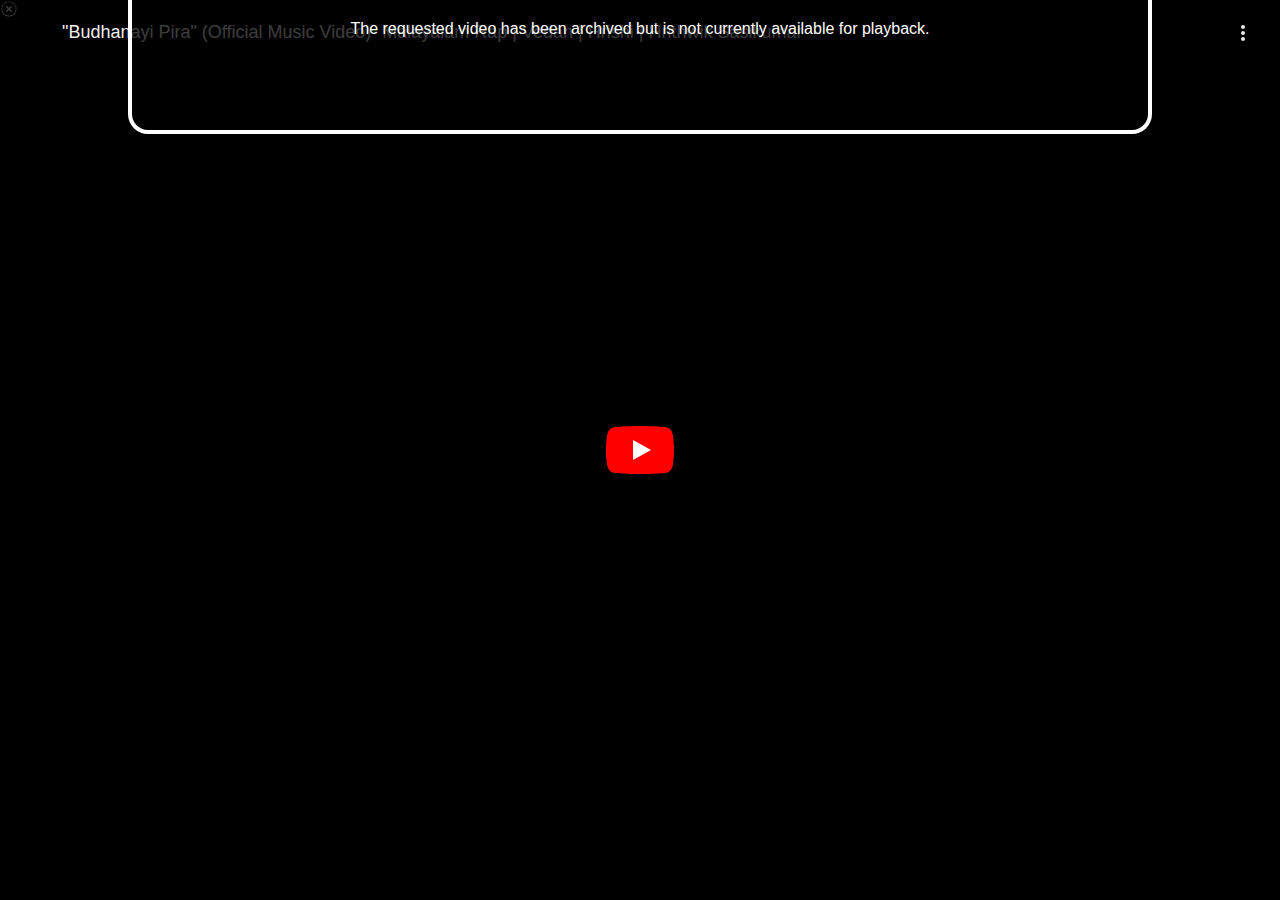
<file: assets/LXfcmXy84ZY.html>
<!DOCTYPE html>
<!-- saved from url=(0099)https://web.archive.org/web/20230726154640if_/https://www.youtube.com/embed/LXfcmXy84ZY?&showinfo=0 -->
<html lang="en" dir="ltr" data-cast-api-enabled="true"><head><meta http-equiv="Content-Type" content="text/html; charset=UTF-8"><script id="js-1065286052" src="./cast_sender.js.download" nonce="" data-loaded="true"></script><script data-original-src="/s/player/0e6aaa83/player_ias.vflset/en_US/embed.js" nonce="" src="./embed.js.download"></script><script id="js-546547405" nonce="" src="./8v4BCtBx0WForFLMkOj3_CsUilqDo66XJ8fVqCg87U4.js.download" data-loaded="true"></script><script data-original-src="/s/player/0e6aaa83/player_ias.vflset/en_US/remote.js" nonce="" src="./remote.js.download"></script><script id="js-1124342058" src="./ad_status.js.download" nonce="" data-loaded="true"></script><script type="text/javascript" src="./bundle-playback.js.download" charset="utf-8"></script>
<script type="text/javascript" src="./wombat.js.download" charset="utf-8"></script>
<script type="text/javascript">
  __wm.init("https://web.archive.org/web");
  __wm.wombat("https://www.youtube.com/embed/LXfcmXy84ZY?&amp;showinfo=0","20230726154640","https://web.archive.org/","web","/_static/",
	      "1690386400");
</script>
<link rel="stylesheet" type="text/css" href="./banner-styles.css">
<link rel="stylesheet" type="text/css" href="./iconochive.css">
<!-- Start Wayback Rewrite JS Include -->
<script type="text/javascript" src="./jwplayer.js.download" charset="utf-8"></script>
<script type="text/javascript" src="./video-embed-rewriter.js.download" charset="utf-8"></script>
<script type="text/javascript">
_wmVideos_.init("/web");
</script>
<!-- End Wayback Rewrite JS Include -->
<meta name="viewport" content="width=device-width, initial-scale=1"><style name="www-roboto" nonce="">@font-face{font-family:'Roboto';font-style:normal;font-weight:400;src:url(//web.archive.org/web/20230726154640im_/https://fonts.gstatic.com/s/roboto/v18/KFOmCnqEu92Fr1Mu72xKOzY.woff2)format('woff2');unicode-range:U+0460-052F,U+1C80-1C88,U+20B4,U+2DE0-2DFF,U+A640-A69F,U+FE2E-FE2F;}@font-face{font-family:'Roboto';font-style:normal;font-weight:400;src:url(//web.archive.org/web/20230726154640im_/https://fonts.gstatic.com/s/roboto/v18/KFOmCnqEu92Fr1Mu5mxKOzY.woff2)format('woff2');unicode-range:U+0301,U+0400-045F,U+0490-0491,U+04B0-04B1,U+2116;}@font-face{font-family:'Roboto';font-style:normal;font-weight:400;src:url(//web.archive.org/web/20230726154640im_/https://fonts.gstatic.com/s/roboto/v18/KFOmCnqEu92Fr1Mu7mxKOzY.woff2)format('woff2');unicode-range:U+1F00-1FFF;}@font-face{font-family:'Roboto';font-style:normal;font-weight:400;src:url(//web.archive.org/web/20230726154640im_/https://fonts.gstatic.com/s/roboto/v18/KFOmCnqEu92Fr1Mu4WxKOzY.woff2)format('woff2');unicode-range:U+0370-03FF;}@font-face{font-family:'Roboto';font-style:normal;font-weight:400;src:url(//web.archive.org/web/20230726154640im_/https://fonts.gstatic.com/s/roboto/v18/KFOmCnqEu92Fr1Mu7WxKOzY.woff2)format('woff2');unicode-range:U+0102-0103,U+0110-0111,U+0128-0129,U+0168-0169,U+01A0-01A1,U+01AF-01B0,U+0300-0301,U+0303-0304,U+0308-0309,U+0323,U+0329,U+1EA0-1EF9,U+20AB;}@font-face{font-family:'Roboto';font-style:normal;font-weight:400;src:url(//web.archive.org/web/20230726154640im_/https://fonts.gstatic.com/s/roboto/v18/KFOmCnqEu92Fr1Mu7GxKOzY.woff2)format('woff2');unicode-range:U+0100-02AF,U+0304,U+0308,U+0329,U+1E00-1E9F,U+1EF2-1EFF,U+2020,U+20A0-20AB,U+20AD-20CF,U+2113,U+2C60-2C7F,U+A720-A7FF;}@font-face{font-family:'Roboto';font-style:normal;font-weight:400;src:url(//web.archive.org/web/20230726154640im_/https://fonts.gstatic.com/s/roboto/v18/KFOmCnqEu92Fr1Mu4mxK.woff2)format('woff2');unicode-range:U+0000-00FF,U+0131,U+0152-0153,U+02BB-02BC,U+02C6,U+02DA,U+02DC,U+0304,U+0308,U+0329,U+2000-206F,U+2074,U+20AC,U+2122,U+2191,U+2193,U+2212,U+2215,U+FEFF,U+FFFD;}@font-face{font-family:'Roboto';font-style:normal;font-weight:500;src:url(//web.archive.org/web/20230726154640im_/https://fonts.gstatic.com/s/roboto/v18/KFOlCnqEu92Fr1MmEU9fCRc4EsA.woff2)format('woff2');unicode-range:U+0460-052F,U+1C80-1C88,U+20B4,U+2DE0-2DFF,U+A640-A69F,U+FE2E-FE2F;}@font-face{font-family:'Roboto';font-style:normal;font-weight:500;src:url(//web.archive.org/web/20230726154640im_/https://fonts.gstatic.com/s/roboto/v18/KFOlCnqEu92Fr1MmEU9fABc4EsA.woff2)format('woff2');unicode-range:U+0301,U+0400-045F,U+0490-0491,U+04B0-04B1,U+2116;}@font-face{font-family:'Roboto';font-style:normal;font-weight:500;src:url(//web.archive.org/web/20230726154640im_/https://fonts.gstatic.com/s/roboto/v18/KFOlCnqEu92Fr1MmEU9fCBc4EsA.woff2)format('woff2');unicode-range:U+1F00-1FFF;}@font-face{font-family:'Roboto';font-style:normal;font-weight:500;src:url(//web.archive.org/web/20230726154640im_/https://fonts.gstatic.com/s/roboto/v18/KFOlCnqEu92Fr1MmEU9fBxc4EsA.woff2)format('woff2');unicode-range:U+0370-03FF;}@font-face{font-family:'Roboto';font-style:normal;font-weight:500;src:url(//web.archive.org/web/20230726154640im_/https://fonts.gstatic.com/s/roboto/v18/KFOlCnqEu92Fr1MmEU9fCxc4EsA.woff2)format('woff2');unicode-range:U+0102-0103,U+0110-0111,U+0128-0129,U+0168-0169,U+01A0-01A1,U+01AF-01B0,U+0300-0301,U+0303-0304,U+0308-0309,U+0323,U+0329,U+1EA0-1EF9,U+20AB;}@font-face{font-family:'Roboto';font-style:normal;font-weight:500;src:url(//web.archive.org/web/20230726154640im_/https://fonts.gstatic.com/s/roboto/v18/KFOlCnqEu92Fr1MmEU9fChc4EsA.woff2)format('woff2');unicode-range:U+0100-02AF,U+0304,U+0308,U+0329,U+1E00-1E9F,U+1EF2-1EFF,U+2020,U+20A0-20AB,U+20AD-20CF,U+2113,U+2C60-2C7F,U+A720-A7FF;}@font-face{font-family:'Roboto';font-style:normal;font-weight:500;src:url(//web.archive.org/web/20230726154640im_/https://fonts.gstatic.com/s/roboto/v18/KFOlCnqEu92Fr1MmEU9fBBc4.woff2)format('woff2');unicode-range:U+0000-00FF,U+0131,U+0152-0153,U+02BB-02BC,U+02C6,U+02DA,U+02DC,U+0304,U+0308,U+0329,U+2000-206F,U+2074,U+20AC,U+2122,U+2191,U+2193,U+2212,U+2215,U+FEFF,U+FFFD;}</style><script name="www-roboto" nonce="">if (document.fonts && document.fonts.load) {document.fonts.load("400 10pt Roboto", "E"); document.fonts.load("500 10pt Roboto", "E");}</script><link rel="stylesheet" href="./www-player.css" name="www-player" nonce="hBEjxFxio5Lqu1FU_zjBcA"><style nonce="">html {overflow: hidden;}body {font: 12px Roboto, Arial, sans-serif; background-color: #000; color: #fff; height: 100%; width: 100%; overflow: hidden; position: absolute; margin: 0; padding: 0;}#player {width: 100%; height: 100%;}h1 {text-align: center; color: #fff;}h3 {margin-top: 6px; margin-bottom: 3px;}.player-unavailable {position: absolute; top: 0; left: 0; right: 0; bottom: 0; padding: 25px; font-size: 13px; background: url(/web/20230726154640im_/https://www.youtube.com/img/meh7.png) 50% 65% no-repeat;}.player-unavailable .message {text-align: left; margin: 0 -5px 15px; padding: 0 5px 14px; border-bottom: 1px solid #888; font-size: 19px; font-weight: normal;}.player-unavailable a {color: #167ac6; text-decoration: none;}</style><script nonce="">var ytcsi={gt:function(n){n=(n||"")+"data_";return ytcsi[n]||(ytcsi[n]={tick:{},info:{}})},now:window.performance&&window.performance.timing&&window.performance.now&&window.performance.timing.navigationStart?function(){return window.performance.timing.navigationStart+window.performance.now()}:function(){return(new Date).getTime()},tick:function(l,t,n){var ticks=ytcsi.gt(n).tick;var v=t||ytcsi.now();if(ticks[l]){ticks["_"+l]=ticks["_"+l]||[ticks[l]];ticks["_"+l].push(v)}ticks[l]=v},info:function(k,
v,n){ytcsi.gt(n).info[k]=v},setStart:function(t,n){ytcsi.tick("_start",t,n)}};
(function(w,d){function isGecko(){if(!w.navigator)return false;try{if(w.navigator.userAgentData&&w.navigator.userAgentData.brands&&w.navigator.userAgentData.brands.length){var brands=w.navigator.userAgentData.brands;var i=0;for(;i<brands.length;i++)if(brands[i]&&brands[i].brand==="Firefox")return true;return false}}catch(e){setTimeout(function(){throw e;})}if(!w.navigator.userAgent)return false;var ua=w.navigator.userAgent;return ua.indexOf("Gecko")>0&&ua.toLowerCase().indexOf("webkit")<0&&ua.indexOf("Edge")<
0&&ua.indexOf("Trident")<0&&ua.indexOf("MSIE")<0}ytcsi.setStart(w.performance?w.performance.timing.responseStart:null);var isPrerender=(d.visibilityState||d.webkitVisibilityState)=="prerender";var vName=!d.visibilityState&&d.webkitVisibilityState?"webkitvisibilitychange":"visibilitychange";if(isPrerender){var startTick=function(){ytcsi.setStart();d.removeEventListener(vName,startTick)};d.addEventListener(vName,startTick,false)}if(d.addEventListener)d.addEventListener(vName,function(){ytcsi.tick("vc")},
false);if(isGecko()){var isHidden=(d.visibilityState||d.webkitVisibilityState)=="hidden";if(isHidden)ytcsi.tick("vc")}var slt=function(el,t){setTimeout(function(){var n=ytcsi.now();el.loadTime=n;if(el.slt)el.slt()},t)};w.__ytRIL=function(el){if(!el.getAttribute("data-thumb"))if(w.requestAnimationFrame)w.requestAnimationFrame(function(){slt(el,0)});else slt(el,16)}})(window,document);
</script><script nonce="">var ytcfg={d:function(){return window.yt&&yt.config_||ytcfg.data_||(ytcfg.data_={})},get:function(k,o){return k in ytcfg.d()?ytcfg.d()[k]:o},set:function(){var a=arguments;if(a.length>1)ytcfg.d()[a[0]]=a[1];else{var k;for(k in a[0])ytcfg.d()[k]=a[0][k]}}};
ytcfg.set({"EVENT_ID":"4D_BZO6ZOIiLkga48bmwDw","EXPERIMENT_FLAGS":{"H5_enable_full_pacf_logging":true,"H5_use_async_logging":true,"action_companion_center_align_description":true,"allow_skip_networkless":true,"always_send_and_write":true,"att_web_record_metrics":true,"autoescape_tempdata_url":true,"cancel_pending_navs":true,"clear_user_partitioned_ls":true,"csi_on_gel":true,"deprecate_csi_has_info":true,"deprecate_pair_servlet_enabled":true,"desktop_client_release":true,"desktop_image_cta_no_background":true,"desktop_log_img_click_location":true,"desktop_notification_high_priority_ignore_push":true,"desktop_notification_set_title_bar":true,"desktop_sparkles_light_cta_button":true,"disable_child_node_auto_formatted_strings":true,"disable_pacf_logging_for_memory_limited_tv":true,"disable_simple_mixed_direction_formatted_strings":true,"disable_thumbnail_preloading":true,"embeds_web_nwl_disable_nocookie":true,"enable_ab_rp_int":true,"enable_ata_dialog_all_web":true,"enable_capabilities_for_vdf_on_home_web":true,"enable_docked_chat_messages":true,"enable_h5_instream_watch_next_params_oarlib":true,"enable_h5_video_ads_oarlib":true,"enable_high_frequency_cookie_rotation":true,"enable_mixed_direction_formatted_strings":true,"enable_pacf_slot_asde_player_byte_h5":true,"enable_pacf_through_ybfe_tv":true,"enable_pacf_through_ybfe_tv_for_page_top_formats":true,"enable_pacf_through_ysfe_tv":true,"enable_pass_sdc_get_accounts_list":true,"enable_pl_r_c":true,"enable_pl_r_c_s":true,"enable_skip_ad_guidance_prompt":true,"enable_skippable_ads_for_unplugged_ad_pod":true,"enable_third_party_info":true,"enable_watch_next_pause_autoplay_lact":true,"enable_web_scheduler_signals":true,"enable_web_tiered_gel":true,"enable_window_constrained_buy_flow_dialog":true,"enable_ypc_spinners":true,"enable_yt_ata_iframe_authuser":true,"err_on_pl_r_c":true,"export_networkless_options":true,"fetch_bid_for_dclk_status":true,"fill_single_video_with_notify_to_lasr":true,"gcf_music_innertube":true,"gpa_sparkles_ten_percent_layer":true,"h5_companion_enable_adcpn_macro_substitution_for_click_pings":true,"h5_enable_generic_error_logging_event":true,"h5_inplayer_enable_adcpn_macro_substitution_for_click_pings":true,"h5_reset_cache_and_filter_before_update_masthead":true,"hide_endpoint_overflow_on_ytd_display_ad_renderer":true,"html5_enable_ads_client_monitoring_log_tv":true,"html5_enable_single_video_vod_ivar_on_pacf":true,"html5_log_trigger_events_with_debug_data":true,"html5_web_enable_halftime_preroll":true,"il_use_view_model_logging_context":true,"is_browser_support_for_webcam_streaming":true,"json_condensed_response":true,"kevlar_dropdown_fix":true,"kevlar_gel_error_routing":true,"kevlar_guide_refresh":true,"kevlar_simp_remove_max_width":true,"kevlar_simp_shorts_reset_scroll":true,"live_chat_increased_min_height":true,"log_errors_through_nwl_on_retry":true,"log_vis_on_tab_change":true,"log_web_endpoint_to_layer":true,"mdx_enable_privacy_disclosure_ui":true,"mdx_load_cast_api_bootstrap_script":true,"migrate_events_to_ts":true,"move_vss_away_from_login_info_cookie":true,"mweb_deprecate_skip_ve_logging":true,"networkless_logging":true,"new_csn_storage_design":true,"no_sub_count_on_sub_button":true,"nwl_send_from_memory_when_online":true,"pageid_as_header_web":true,"polymer_bad_build_labels":true,"polymer_verifiy_app_state":true,"qoe_send_and_write":true,"scheduler_use_raf_by_default":true,"service_worker_enabled":true,"service_worker_push_enabled":true,"service_worker_push_home_page_prompt":true,"service_worker_push_watch_page_prompt":true,"shorten_initial_gel_batch_timeout":true,"skip_invalid_ytcsi_ticks":true,"skip_setting_info_in_csi_data_object":true,"super_sticker_emoji_picker_category_button_icon_filled":true,"suppress_error_204_logging":true,"transport_use_scheduler":true,"use_core_sm":true,"use_new_cml":true,"use_new_in_memory_storage":true,"use_new_nwl_initialization":true,"use_new_nwl_saw":true,"use_new_nwl_stw":true,"use_new_nwl_wts":true,"use_player_abuse_bg_library":true,"use_request_time_ms_header":true,"use_session_based_sampling":true,"use_ts_visibilitylogger":true,"use_watch_fragments2":true,"verify_ads_itag_early":true,"vss_final_ping_send_and_write":true,"vss_playback_use_send_and_write":true,"warm_load_nav_start_web":true,"web_always_load_chat_support":true,"web_api_url":true,"web_dedupe_ve_grafting":true,"web_enable_ab_em_rsp":true,"web_enable_ab_rsp_cl":true,"web_enable_abd_ref":true,"web_enable_error_204":true,"web_enable_instream_ads_link_definition_a11y_bugfix":true,"web_enable_voz_audio_feedback":true,"web_gel_timeout_cap":true,"web_logging_max_batch_hard_limit":true,"web_one_platform_error_handling":true,"web_prefetch_preload_video":true,"web_yt_config_context":true,"webfe_disable_ab_em_plb":true,"ytidb_clear_embedded_player":true,"H5_async_logging_delay_ms":30000.0,"addto_ajax_log_warning_fraction":0.1,"autoplay_pause_by_lact_sampling_fraction":0.0,"log_window_onerror_fraction":0.1,"tv_pacf_logging_sample_rate":0.01,"web_system_health_fraction":0.01,"ytidb_transaction_ended_event_rate_limit":0.02,"ytidb_transaction_ended_event_rate_limit_session":0.2,"ytidb_transaction_ended_event_rate_limit_transaction":0.1,"autoplay_pause_by_lact_sec":0,"botguard_async_snapshot_timeout_ms":3000,"check_navigator_accuracy_timeout_ms":0,"compression_disable_point":10,"compression_performance_threshold":250,"gel_queue_timeout_max_ms":60000,"initial_gel_batch_timeout":2000,"log_web_meta_interval_ms":0,"max_body_size_to_compress":500000,"max_prefetch_window_sec_for_livestream_optimization":0,"min_prefetch_offset_sec_for_livestream_optimization":10,"network_polling_interval":30000,"pacf_logging_delay_milliseconds_through_ybfe_tv":30000,"prefetch_comments_ms_after_video":0,"send_config_hash_timer":0,"service_worker_push_logged_out_prompt_watches":-1,"service_worker_push_prompt_cap":-1,"service_worker_push_prompt_delay_microseconds":3888000000000,"slow_compressions_before_abandon_count":4,"watch_next_pause_autoplay_lact_sec":4500,"web_foreground_heartbeat_interval_ms":28000,"web_gel_debounce_ms":10000,"web_logging_max_batch":100,"web_smoothness_test_duration_ms":0,"web_smoothness_test_method":0,"wil_icon_max_concurrent_fetches":9999,"ytidb_remake_db_retries":3,"ytidb_reopen_db_retries":3,"embeds_web_synth_ch_headers_banned_urls_regex":"","live_chat_unicode_emoji_json_url":"https://web.archive.org/web/20230726154640/https://www.gstatic.com/youtube/img/emojis/emojis-svg-9.json","service_worker_push_force_notification_prompt_tag":"1","service_worker_scope":"/","web_async_context_processor_impl":"standalone","web_client_version_override":"","kevlar_command_handler_command_banlist":[],"web_op_signal_type_banlist":[]},"GAPI_HINT_PARAMS":"m;/_/scs/abc-static/_/js/k\u003dgapi.gapi.en.uwHuQY_gg44.O/d\u003d1/rs\u003dAHpOoo_V1jKXTs4TkQZGty4n4aTwpK1Z_Q/m\u003d__features__","GAPI_HOST":"https://web.archive.org/web/20230726154640/https://apis.google.com","GAPI_LOCALE":"en_US","GL":"US","HL":"en","HTML_LANG":"en","INNERTUBE_API_KEY":"AIzaSyAO_FJ2SlqU8Q4STEHLGCilw_Y9_11qcW8","INNERTUBE_API_VERSION":"v1","INNERTUBE_CLIENT_NAME":"WEB_EMBEDDED_PLAYER","INNERTUBE_CLIENT_VERSION":"1.20230723.00.00","INNERTUBE_CONTEXT":{"client":{"hl":"en","gl":"US","remoteHost":"207.241.232.188","deviceMake":"","deviceModel":"","visitorData":"CgtZc1R4TWV0NzFlZyjg_4SmBg%3D%3D","userAgent":"Mozilla/5.0 (Windows NT 10.0; Win64; x64) AppleWebKit/605.1.15 (KHTML, like Gecko) Chrome/89.0.4389.82 Safari/605.1.15,gzip(gfe)","clientName":"WEB_EMBEDDED_PLAYER","clientVersion":"1.20230723.00.00","osName":"Windows","osVersion":"10.0","originalUrl":"https://web.archive.org/web/20230726154640/https://www.youtube.com/embed/LXfcmXy84ZY?\u0026showinfo\u003d0","platform":"DESKTOP","clientFormFactor":"UNKNOWN_FORM_FACTOR","configInfo":{"appInstallData":"[base64]"},"browserName":"Chrome","browserVersion":"89.0.4389.82","acceptHeader":"text/html,application/xhtml+xml,application/xml;q\u003d0.9,image/apng,*/*;q\u003d0.8;v\u003db3","deviceExperimentId":"ChxOekkyTURFMU5ETXdOelU1TmpBMU1qazRPQT09EOD_hKYGGOD_hKYG"},"user":{"lockedSafetyMode":false},"request":{"useSsl":true},"clickTracking":{"clickTrackingParams":"IhMI7onXh9ysgAMViIXECh24eA72"}},"INNERTUBE_CONTEXT_CLIENT_NAME":56,"INNERTUBE_CONTEXT_CLIENT_VERSION":"1.20230723.00.00","INNERTUBE_CONTEXT_GL":"US","INNERTUBE_CONTEXT_HL":"en","LATEST_ECATCHER_SERVICE_TRACKING_PARAMS":{"client.name":"WEB_EMBEDDED_PLAYER"},"SERVER_NAME":"WebFE","SESSION_INDEX":"","VISITOR_DATA":"CgtZc1R4TWV0NzFlZyjg_4SmBg%3D%3D","WEB_PLAYER_CONTEXT_CONFIGS":{"WEB_PLAYER_CONTEXT_CONFIG_ID_EMBEDDED_PLAYER":{"rootElementId":"movie_player","jsUrl":"/s/player/0e6aaa83/player_ias.vflset/en_US/base.js","cssUrl":"/s/player/0e6aaa83/www-player.css","contextId":"WEB_PLAYER_CONTEXT_CONFIG_ID_EMBEDDED_PLAYER","eventLabel":"embedded","contentRegion":"US","hl":"en_US","hostLanguage":"en","innertubeApiKey":"AIzaSyAO_FJ2SlqU8Q4STEHLGCilw_Y9_11qcW8","innertubeApiVersion":"v1","innertubeContextClientVersion":"1.20230723.00.00","device":{"brand":"","model":"","browser":"Chrome","browserVersion":"89.0.4389.82","os":"Windows","osVersion":"10.0","platform":"DESKTOP","interfaceName":"WEB_EMBEDDED_PLAYER","interfaceVersion":"1.20230723.00.00"},"serializedExperimentIds":"23983296,24004644,24007246,24080738,24135310,24208765,24362603,24366065,24373977,24380264,24415864,24439361,24471201,24499534,24522523,24526962,24527295,24528734,24543667,24559327","serializedExperimentFlags":"H5_async_logging_delay_ms\u003d30000.0\u0026H5_enable_full_pacf_logging\u003dtrue\u0026H5_use_async_logging\u003dtrue\u0026action_companion_center_align_description\u003dtrue\u0026ad_pod_disable_companion_persist_ads_quality\u003dtrue\u0026addto_ajax_log_warning_fraction\u003d0.1\u0026align_ad_to_video_player_lifecycle_for_bulleit\u003dtrue\u0026allow_live_autoplay\u003dtrue\u0026allow_poltergust_autoplay\u003dtrue\u0026allow_skip_networkless\u003dtrue\u0026always_send_and_write\u003dtrue\u0026att_web_record_metrics\u003dtrue\u0026autoplay_time\u003d10000\u0026autoplay_time_for_fullscreen\u003d-1\u0026autoplay_time_for_music_content\u003d-1\u0026bg_vm_reinit_threshold\u003d7200000\u0026blocked_packages_for_sps\u003d[]\u0026botguard_async_snapshot_timeout_ms\u003d3000\u0026check_ad_ui_status_for_mweb_safari\u003dtrue\u0026check_navigator_accuracy_timeout_ms\u003d0\u0026clear_user_partitioned_ls\u003dtrue\u0026compression_disable_point\u003d10\u0026compression_performance_threshold\u003d250\u0026csi_on_gel\u003dtrue\u0026dash_manifest_version\u003d5\u0026debug_bandaid_hostname\u003d\u0026debug_sherlog_username\u003d\u0026delay_ads_gvi_call_on_bulleit_living_room_ms\u003d0\u0026deprecate_csi_has_info\u003dtrue\u0026deprecate_pair_servlet_enabled\u003dtrue\u0026desktop_image_cta_no_background\u003dtrue\u0026desktop_log_img_click_location\u003dtrue\u0026desktop_sparkles_light_cta_button\u003dtrue\u0026disable_channel_id_check_for_suspended_channels\u003dtrue\u0026disable_child_node_auto_formatted_strings\u003dtrue\u0026disable_defer_admodule_on_advertiser_video\u003dtrue\u0026disable_inline_preview_scrubbing_for_vac_ads_on_web\u003dtrue\u0026disable_mdx_connection_in_mdx_module_for_music_web\u003dtrue\u0026disable_new_pause_state3\u003dtrue\u0026disable_pacf_logging_for_memory_limited_tv\u003dtrue\u0026disable_reduced_fullscreen_autoplay_countdown_for_minors\u003dtrue\u0026disable_rounding_ad_notify\u003dtrue\u0026disable_simple_mixed_direction_formatted_strings\u003dtrue\u0026disable_tabbing_before_flyout_ad_elements_appear\u003dtrue\u0026disable_thumbnail_preloading\u003dtrue\u0026embeds_disable_progress_bar_context_menu_handling\u003dtrue\u0026embeds_enable_allow_watch_again_endscreen_for_eligible_shorts\u003dtrue\u0026embeds_web_enable_autoplay_not_supported_logging_fix\u003dtrue\u0026embeds_web_enable_house_brand_and_yt_coexistence\u003dtrue\u0026embeds_web_enable_load_player_from_page_show\u003dtrue\u0026embeds_web_enable_log_splay_as_autoplay\u003dtrue\u0026embeds_web_enable_mobile_autoplay\u003dtrue\u0026embeds_web_enable_mobile_dtts\u003dtrue\u0026embeds_web_enable_new_context_menu_triggering\u003dtrue\u0026embeds_web_enable_pause_overlay_wn_update\u003dtrue\u0026embeds_web_enable_pfp_unbranded_el_deprecation\u003dtrue\u0026embeds_web_enable_rcat_allowlist\u003dtrue\u0026embeds_web_enable_scripted_playback_blocked_logging_fix\u003dtrue\u0026embeds_web_enable_ve_conversion_logging_tracking_no_allow_list\u003dtrue\u0026embeds_web_enable_video_data_refactoring_offline_and_progress_bar\u003dtrue\u0026embeds_web_hide_unfilled_more_videos_suggestions\u003dtrue\u0026embeds_web_lite_mode\u003d1\u0026embeds_web_nwl_disable_nocookie\u003dtrue\u0026embeds_web_shopping_overlay_no_wait_for_paid_content_overlay\u003dtrue\u0026embeds_web_synth_ch_headers_banned_urls_regex\u003d\u0026enable_ab_rp_int\u003dtrue\u0026enable_ad_cpn_macro_substitution_for_click_pings\u003dtrue\u0026enable_app_promo_endcap_eml_on_tablet\u003dtrue\u0026enable_ata_dialog_all_web\u003dtrue\u0026enable_capabilities_for_vdf_on_home_web\u003dtrue\u0026enable_cast_for_web_unplugged\u003dtrue\u0026enable_cast_on_music_web\u003dtrue\u0026enable_client_page_id_header_for_first_party_pings\u003dtrue\u0026enable_cookie_reissue_iframe\u003dtrue\u0026enable_cta_banner_on_unplugged_lr\u003dtrue\u0026enable_discrete_live_precise_embargos\u003dtrue\u0026enable_error_corrections_infocard_web_client\u003dtrue\u0026enable_error_corrections_infocards_icon_web\u003dtrue\u0026enable_eviction_protection_for_bulleit\u003dtrue\u0026enable_h5_instream_watch_next_params_oarlib\u003dtrue\u0026enable_h5_player_ad_block_status_logging\u003dtrue\u0026enable_h5_player_ad_block_status_piping\u003dtrue\u0026enable_h5_video_ads_oarlib\u003dtrue\u0026enable_high_frequency_cookie_rotation\u003dtrue\u0026enable_kabuki_comments_on_shorts\u003ddisabled\u0026enable_live_premiere_web_player_indicator\u003dtrue\u0026enable_lr_home_infeed_ads_inline_playback_progress_pings\u003dtrue\u0026enable_mixed_direction_formatted_strings\u003dtrue\u0026enable_mweb_endcap_dark_mode_action_button\u003dtrue\u0026enable_mweb_livestream_ui_update\u003dtrue\u0026enable_new_paid_product_placement\u003dtrue\u0026enable_pacf_slot_asde_player_byte_h5\u003dtrue\u0026enable_pacf_through_ybfe_tv\u003dtrue\u0026enable_pacf_through_ybfe_tv_for_page_top_formats\u003dtrue\u0026enable_pacf_through_ysfe_tv\u003dtrue\u0026enable_pass_sdc_get_accounts_list\u003dtrue\u0026enable_pl_r_c\u003dtrue\u0026enable_pl_r_c_s\u003dtrue\u0026enable_post_ad_perception_survey_fix_on_tvhtml5\u003dtrue\u0026enable_post_ad_perception_survey_in_tvhtml5\u003dtrue\u0026enable_precise_embargos\u003dtrue\u0026enable_shorts_preload\u003dtrue\u0026enable_skip_ad_guidance_prompt\u003dtrue\u0026enable_skippable_ads_for_unplugged_ad_pod\u003dtrue\u0026enable_small_endcap_action_button_for_mweb\u003dtrue\u0026enable_third_party_info\u003dtrue\u0026enable_web_media_session_metadata_fix\u003dtrue\u0026enable_web_scheduler_signals\u003dtrue\u0026enable_web_tiered_gel\u003dtrue\u0026enable_yt_ata_iframe_authuser\u003dtrue\u0026err_on_pl_r_c\u003dtrue\u0026error_message_for_gsuite_network_restrictions\u003dtrue\u0026export_networkless_options\u003dtrue\u0026external_fullscreen_with_edu\u003dtrue\u0026fetch_bid_for_dclk_status\u003dtrue\u0026fill_single_video_with_notify_to_lasr\u003dtrue\u0026filter_vp9_for_csdai\u003dtrue\u0026filter_vp9_for_live_dai\u003dtrue\u0026fix_ads_tracking_for_swf_config_deprecation_mweb\u003dtrue\u0026fix_h5_toggle_button_a11y\u003dtrue\u0026fix_survey_color_contrast_on_destop\u003dtrue\u0026fix_web_instream_survey_question_aria_label\u003dtrue\u0026gcf_music_innertube\u003dtrue\u0026gel_queue_timeout_max_ms\u003d60000\u0026gpa_sparkles_ten_percent_layer\u003dtrue\u0026gvi_channel_client_screen\u003dtrue\u0026h5_companion_enable_adcpn_macro_substitution_for_click_pings\u003dtrue\u0026h5_enable_generic_error_logging_event\u003dtrue\u0026h5_enable_unified_csi_preroll\u003dtrue\u0026h5_inplayer_enable_adcpn_macro_substitution_for_click_pings\u003dtrue\u0026h5_reset_cache_and_filter_before_update_masthead\u003dtrue\u0026heatseeker_decoration_threshold\u003d0.0\u0026hfr_dropped_framerate_fallback_threshold\u003d0\u0026hide_endpoint_overflow_on_ytd_display_ad_renderer\u003dtrue\u0026html5_ad_timeout_ms\u003d0\u0026html5_ads_preroll_lock_timeout_delay_ms\u003d15000\u0026html5_allow_discontiguous_slices\u003dtrue\u0026html5_allow_video_keyframe_without_audio\u003dtrue\u0026html5_attach_num_random_bytes_to_bandaid\u003d0\u0026html5_attach_po_token_to_bandaid\u003dtrue\u0026html5_autonav_cap_idle_secs\u003d0\u0026html5_autonav_quality_cap\u003d720\u0026html5_autoplay_default_quality_cap\u003d0\u0026html5_block_pip_safari_delay\u003d0\u0026html5_bmff_new_fourcc_check\u003dtrue\u0026html5_cobalt_default_buffer_size_in_bytes\u003d0\u0026html5_cobalt_max_size_for_immed_job\u003d0\u0026html5_cobalt_min_processor_cnt_to_offload_algo\u003d0\u0026html5_cobalt_override_quic\u003d0\u0026html5_consume_media_bytes_slice_infos\u003dtrue\u0026html5_continuous_goodput_probe_interval_ms\u003d0\u0026html5_de_dupe_content_video_loads_in_lifecycle_api\u003dtrue\u0026html5_debug_data_log_probability\u003d0.1\u0026html5_decode_to_texture_cap\u003dtrue\u0026html5_default_ad_gain\u003d0.5\u0026html5_default_quality_cap\u003d0\u0026html5_defer_ad_module_ms\u003d0\u0026html5_defer_fetch_att_ms\u003d0\u0026html5_defer_modules_delay_time_millis\u003d0\u0026html5_delayed_retry_count\u003d1\u0026html5_delayed_retry_delay_ms\u003d5000\u0026html5_deprecate_adservice\u003dtrue\u0026html5_deprecate_video_tag_pool\u003dtrue\u0026html5_desktop_vr180_allow_panning\u003dtrue\u0026html5_df_downgrade_thresh\u003d0.2\u0026html5_disable_csi_for_bulleit\u003dtrue\u0026html5_disable_move_pssh_to_moov\u003dtrue\u0026html5_disable_non_contiguous\u003dtrue\u0026html5_displayed_frame_rate_downgrade_threshold\u003d45\u0026html5_drm_byterate_soft_cap\u003d0\u0026html5_drm_check_all_key_error_states\u003dtrue\u0026html5_drm_cpi_license_key\u003dtrue\u0026html5_enable_ac3\u003dtrue\u0026html5_enable_ads_client_monitoring_log_tv\u003dtrue\u0026html5_enable_caption_changes_for_mosaic\u003dtrue\u0026html5_enable_client_hints_override\u003dtrue\u0026html5_enable_composite_embargo\u003dtrue\u0026html5_enable_eac3\u003dtrue\u0026html5_enable_embedded_player_visibility_signals\u003dtrue\u0026html5_enable_non_notify_composite_vod_lsar_pacf\u003dtrue\u0026html5_enable_single_video_vod_ivar_on_pacf\u003dtrue\u0026html5_enable_tvos_dash\u003dtrue\u0026html5_enable_tvos_encrypted_vp9\u003dtrue\u0026html5_enable_widevine_for_alc\u003dtrue\u0026html5_enable_widevine_for_fast_linear\u003dtrue\u0026html5_encourage_array_coalescing\u003dtrue\u0026html5_gapless_ended_transition_buffer_ms\u003d200\u0026html5_gapless_handoff_started_long_rebuffer_cfl\u003dtrue\u0026html5_gapless_handoff_started_long_rebuffer_delay_ms\u003d0\u0026html5_generate_session_po_token\u003dtrue\u0026html5_gl_fps_threshold\u003d0\u0026html5_hdcp_probing_stream_url\u003d\u0026html5_hfr_quality_cap\u003d0\u0026html5_high_res_logging_percent\u003d0.01\u0026html5_idle_rate_limit_ms\u003d0\u0026html5_innertube_heartbeats_for_fairplay\u003dtrue\u0026html5_innertube_heartbeats_for_playready\u003dtrue\u0026html5_innertube_heartbeats_for_widevine\u003dtrue\u0026html5_ios4_seek_above_zero\u003dtrue\u0026html5_ios7_force_play_on_stall\u003dtrue\u0026html5_ios_force_seek_to_zero_on_stop\u003dtrue\u0026html5_jumbo_mobile_subsegment_readahead_target\u003d3.0\u0026html5_jumbo_ull_nonstreaming_mffa_ms\u003d4000\u0026html5_jumbo_ull_subsegment_readahead_target\u003d1.3\u0026html5_license_constraint_delay\u003d5000\u0026html5_live_abr_head_miss_fraction\u003d0.0\u0026html5_live_abr_repredict_fraction\u003d0.0\u0026html5_live_byterate_factor_for_readahead\u003d1.3\u0026html5_live_low_latency_bandwidth_window\u003d0.0\u0026html5_live_normal_latency_bandwidth_window\u003d0.0\u0026html5_live_quality_cap\u003d0\u0026html5_live_ultra_low_latency_bandwidth_window\u003d0.0\u0026html5_log_audio_abr\u003dtrue\u0026html5_log_experiment_id_from_player_response_to_ctmp\u003d\u0026html5_log_first_ssdai_requests_killswitch\u003dtrue\u0026html5_log_rebuffer_events\u003d5\u0026html5_log_ssdai_fallback_ads\u003dtrue\u0026html5_log_trigger_events_with_debug_data\u003dtrue\u0026html5_long_rebuffer_jiggle_cmt_delay_ms\u003d0\u0026html5_long_rebuffer_new_elem_shorts_delay_ms\u003d0\u0026html5_long_rebuffer_threshold_ms\u003d30000\u0026html5_manifestless_seg_drift_limit_secs\u003d0\u0026html5_manifestless_unplugged\u003dtrue\u0026html5_manifestless_vp9_otf\u003dtrue\u0026html5_max_byterate\u003d0\u0026html5_max_drift_per_track_secs\u003d0.0\u0026html5_max_headm_for_streaming_xhr\u003d0\u0026html5_max_live_dvr_window_plus_margin_secs\u003d46800.0\u0026html5_max_readbehind_secs\u003d0\u0026html5_max_redirect_response_length\u003d8192\u0026html5_max_selectable_quality_ordinal\u003d0\u0026html5_max_source_buffer_append_size_in_bytes\u003d0\u0026html5_maximum_readahead_seconds\u003d0.0\u0026html5_media_fullscreen\u003dtrue\u0026html5_mfl_extend_max_request_time\u003dtrue\u0026html5_min_readbehind_cap_secs\u003d60\u0026html5_min_readbehind_secs\u003d0\u0026html5_min_selectable_quality_ordinal\u003d0\u0026html5_min_startup_buffered_ad_media_duration_secs\u003d1.2\u0026html5_min_startup_buffered_media_duration_secs\u003d1.2\u0026html5_minimum_readahead_seconds\u003d0.0\u0026html5_mock_content_binding_for_session_token\u003d\u0026html5_no_placeholder_rollbacks\u003dtrue\u0026html5_non_network_rebuffer_duration_ms\u003d0\u0026html5_non_onesie_attach_po_token\u003dtrue\u0026html5_normal_latency_mffa_ms\u003d0\u0026html5_not_register_disposables_when_core_listens\u003dtrue\u0026html5_offline_failure_retry_limit\u003d2\u0026html5_onesie_defer_content_loader_ms\u003d0\u0026html5_onesie_host_racing_cap_ms\u003d0\u0026html5_onesie_ignore_innertube_api_key\u003dtrue\u0026html5_onesie_live_ttl_secs\u003d8\u0026html5_onesie_nonzero_playback_start\u003dtrue\u0026html5_onesie_notify_cuepoint_manager_on_completion\u003dtrue\u0026html5_onesie_prewarm_cooldown_ms\u003d0\u0026html5_onesie_prewarm_interval_ms\u003d0\u0026html5_onesie_prewarm_max_lact_ms\u003d0\u0026html5_onesie_redirector_timeout\u003dtrue\u0026html5_onesie_redirector_timeout_ms\u003d0\u0026html5_onesie_request_timeout_ms\u003d1000\u0026html5_onesie_sticky_server_side\u003dtrue\u0026html5_pause_on_nonforeground_platform_errors\u003dtrue\u0026html5_peak_shave\u003dtrue\u0026html5_perf_cap_override_sticky\u003dtrue\u0026html5_performance_cap_floor\u003d360\u0026html5_performance_impact_profiling_timer_ms\u003d0\u0026html5_perserve_av1_perf_cap\u003dtrue\u0026html5_platform_minimum_readahead_seconds\u003d0.0\u0026html5_platform_whitelisted_for_frame_accurate_seeks\u003dtrue\u0026html5_player_autonav_logging\u003dtrue\u0026html5_player_dynamic_bottom_gradient\u003dtrue\u0026html5_player_min_build_cl\u003d-1\u0026html5_player_preload_ad_fix\u003dtrue\u0026html5_post_interrupt_readahead\u003d20\u0026html5_prefer_server_bwe3\u003dtrue\u0026html5_preload_wait_time_secs\u003d0.0\u0026html5_probe_primary_delay_base_ms\u003d0\u0026html5_process_all_encrypted_events\u003dtrue\u0026html5_qoe_lh_max_report_count\u003d0\u0026html5_qoe_lh_min_duration_ms\u003d0\u0026html5_qoe_proto_mock_length\u003d0\u0026html5_query_sw_secure_crypto_for_android\u003dtrue\u0026html5_random_playback_cap\u003d0\u0026html5_remove_command_triggered_companions\u003dtrue\u0026html5_remove_not_servable_check_killswitch\u003dtrue\u0026html5_rename_apbs\u003dtrue\u0026html5_report_embargo_in_qoe_ping\u003dtrue\u0026html5_report_fatal_drm_restricted_error_killswitch\u003dtrue\u0026html5_report_slow_ads_as_error\u003dtrue\u0026html5_request_only_hdr_or_sdr_keys\u003dtrue\u0026html5_request_sizing_multiplier\u003d0.8\u0026html5_reset_media_stream_on_unresumable_slices\u003dtrue\u0026html5_resource_bad_status_delay_scaling\u003d1.5\u0026html5_restrict_streaming_xhr_on_sqless_requests\u003dtrue\u0026html5_safari_desktop_eme_min_version\u003d0\u0026html5_samsung_kant_limit_max_bitrate\u003d0\u0026html5_seek_jiggle_cmt_delay_ms\u003d8000\u0026html5_seek_new_elem_delay_ms\u003d12000\u0026html5_seek_new_elem_shorts_buffer_range_delay_ms\u003d0\u0026html5_seek_new_elem_shorts_delay_ms\u003d2000\u0026html5_seek_new_elem_shorts_vrs_delay_ms\u003d0\u0026html5_seek_new_media_source_shorts_reuse_cfl\u003dtrue\u0026html5_seek_new_media_source_shorts_reuse_delay_ms\u003d0\u0026html5_seek_on_current_time_gap_secs\u003d0.0\u0026html5_seek_set_cmt_delay_ms\u003d2000\u0026html5_seek_timeout_delay_ms\u003d20000\u0026html5_server_stitched_dai_decorated_url_retry_limit\u003d5\u0026html5_session_po_token_interval_time_ms\u003d900000\u0026html5_skip_oob_start_seconds\u003dtrue\u0026html5_skip_slow_ad_delay_ms\u003d15000\u0026html5_skip_sub_quantum_discontinuity_secs\u003d0.0\u0026html5_slow_start_no_media_source_delay_ms\u003d0\u0026html5_slow_start_timeout_delay_ms\u003d20000\u0026html5_ssdai_adfetch_dynamic_timeout_ms\u003d5000\u0026html5_ssdai_always_decorate_cue\u003dtrue\u0026html5_ssdai_enable_new_seek_logic\u003dtrue\u0026html5_stall_factor\u003d0.0\u0026html5_stateful_audio_min_adjustment_value\u003d0\u0026html5_static_abr_resolution_shelf\u003d1080\u0026html5_store_xhr_headers_readable\u003dtrue\u0026html5_streaming_xhr_max_request_size_kb\u003d0\u0026html5_streaming_xhr_time_based_consolidation_ms\u003d0\u0026html5_subsegment_readahead_load_speed_check_interval\u003d0.5\u0026html5_subsegment_readahead_min_buffer_health_secs\u003d0.25\u0026html5_subsegment_readahead_min_buffer_health_secs_on_timeout\u003d0.1\u0026html5_subsegment_readahead_min_load_speed\u003d1.5\u0026html5_subsegment_readahead_seek_latency_fudge\u003d0.5\u0026html5_subsegment_readahead_target_buffer_health_secs\u003d0.5\u0026html5_subsegment_readahead_timeout_secs\u003d2.0\u0026html5_top_shelf_format_byterate_factor\u003d0.0\u0026html5_ugc_live_audio_51\u003dtrue\u0026html5_ugc_vod_audio_51\u003dtrue\u0026html5_unreported_seek_reseek_delay_ms\u003d0\u0026html5_unrestricted_layer_high_res_logging_percent\u003d0.0\u0026html5_url_padding_length\u003d0\u0026html5_url_signature_expiry_time_hours\u003d0\u0026html5_use_post_for_media\u003dtrue\u0026html5_use_ump\u003dtrue\u0026html5_use_video_transition_endpoint_heartbeat\u003dtrue\u0026html5_video_tbd_min_kb\u003d0\u0026html5_viewport_undersend_maximum\u003d0.0\u0026html5_volume_slider_tooltip\u003dtrue\u0026html5_web_enable_halftime_preroll\u003dtrue\u0026html5_webpo_idle_priority_job\u003dtrue\u0026html5_woffle_resume\u003dtrue\u0026html5_workaround_delay_trigger\u003dtrue\u0026html5_ytvlr_enable_single_select_survey\u003dtrue\u0026ignore_overlapping_cue_points_on_endemic_live_html5\u003dtrue\u0026il_use_view_model_logging_context\u003dtrue\u0026initial_gel_batch_timeout\u003d2000\u0026injected_license_handler_error_code\u003d0\u0026injected_license_handler_license_status\u003d0\u0026itdrm_injected_license_service_error_code\u003d0\u0026itdrm_widevine_hardened_vmp_mode\u003dlog\u0026json_condensed_response\u003dtrue\u0026kevlar_command_handler_command_banlist\u003d[]\u0026kevlar_dropdown_fix\u003dtrue\u0026kevlar_gel_error_routing\u003dtrue\u0026kevlar_miniplayer\u003dtrue\u0026kevlar_miniplayer_expand_top\u003dtrue\u0026kevlar_miniplayer_play_pause_on_scrim\u003dtrue\u0026kevlar_playback_associated_queue\u003dtrue\u0026kevlar_queue_use_update_api\u003dtrue\u0026kevlar_simp_remove_max_width\u003dtrue\u0026kevlar_simp_shorts_reset_scroll\u003dtrue\u0026kids_web_client_log_screen_associated\u003dtrue\u0026live_chunk_readahead\u003d3\u0026live_fresca_v2\u003dtrue\u0026log_errors_through_nwl_on_retry\u003dtrue\u0026log_web_endpoint_to_layer\u003dtrue\u0026log_window_onerror_fraction\u003d0.1\u0026manifestless_post_live\u003dtrue\u0026manifestless_post_live_ufph\u003dtrue\u0026max_body_size_to_compress\u003d500000\u0026max_prefetch_window_sec_for_livestream_optimization\u003d0\u0026max_resolution_for_white_noise\u003d360\u0026mdx_enable_privacy_disclosure_ui\u003dtrue\u0026mdx_load_cast_api_bootstrap_script\u003dtrue\u0026migrate_events_to_ts\u003dtrue\u0026min_prefetch_offset_sec_for_livestream_optimization\u003d10\u0026move_vss_away_from_login_info_cookie\u003dtrue\u0026music_enable_shared_audio_tier_logic\u003dtrue\u0026mweb_c3_endscreen\u003dtrue\u0026mweb_deprecate_skip_ve_logging\u003dtrue\u0026mweb_enable_custom_control_shared\u003dtrue\u0026mweb_enable_skippables_on_jio_phone\u003dtrue\u0026mweb_muted_autoplay_animation\u003dshrink\u0026mweb_native_control_in_faux_fullscreen_shared\u003dtrue\u0026network_polling_interval\u003d30000\u0026networkless_logging\u003dtrue\u0026new_codecs_string_api_uses_legacy_style\u003dtrue\u0026new_csn_storage_design\u003dtrue\u0026nwl_send_from_memory_when_online\u003dtrue\u0026override_drm_required_playback_policy_channels\u003d[]\u0026pacf_logging_delay_milliseconds_through_ybfe_tv\u003d30000\u0026pageid_as_header_web\u003dtrue\u0026player_ads_set_adformat_on_client\u003dtrue\u0026player_allow_autonav_after_playlist\u003dtrue\u0026player_bootstrap_method\u003dtrue\u0026player_destroy_old_version\u003dtrue\u0026player_enable_playback_playlist_change\u003dtrue\u0026player_endscreen_ellipsis_fix\u003dtrue\u0026player_underlay_min_player_width\u003d768.0\u0026player_underlay_video_width_fraction\u003d0.6\u0026player_web_canary\u003dtrue\u0026player_web_canary_stage\u003d3\u0026player_web_is_canary\u003dtrue\u0026playready_first_play_expiration\u003d-1\u0026polymer_bad_build_labels\u003dtrue\u0026polymer_verifiy_app_state\u003dtrue\u0026preskip_button_style_ads_backend\u003d\u0026qoe_nwl_downloads\u003dtrue\u0026qoe_send_and_write\u003dtrue\u0026replace_playability_retriever_in_watch\u003dtrue\u0026scheduler_use_raf_by_default\u003dtrue\u0026self_podding_header_string_template\u003dself_podding_interstitial_message\u0026self_podding_highlight_non_default_button\u003dtrue\u0026self_podding_midroll_choice_string_template\u003dself_podding_midroll_choice\u0026send_config_hash_timer\u003d0\u0026set_mock_id_as_expected_content_binding\u003d\u0026short_start_time_prefer_publish_in_watch_log\u003dtrue\u0026shorten_initial_gel_batch_timeout\u003dtrue\u0026shorts_mode_to_player_api\u003dtrue\u0026simply_embedded_enable_botguard\u003dtrue\u0026skip_inline_muted_license_service_check\u003dtrue\u0026skip_invalid_ytcsi_ticks\u003dtrue\u0026skip_setting_info_in_csi_data_object\u003dtrue\u0026slow_compressions_before_abandon_count\u003d4\u0026speedmaster_cancellation_movement_dp\u003d0\u0026speedmaster_playback_rate\u003d0.0\u0026speedmaster_touch_activation_ms\u003d0\u0026streaming_data_emergency_itag_blacklist\u003d[]\u0026substitute_ad_cpn_macro_in_ssdai\u003dtrue\u0026suppress_error_204_logging\u003dtrue\u0026transport_use_scheduler\u003dtrue\u0026tv_pacf_logging_sample_rate\u003d0.01\u0026tvhtml5_unplugged_preload_cache_size\u003d5\u0026uncover_ad_badge_on_RTL_tiny_window\u003dtrue\u0026unplugged_dai_live_chunk_readahead\u003d3\u0026unplugged_tvhtml5_video_preload_on_focus_delay_ms\u003d0\u0026use_accessibility_data_on_desktop_player_button\u003dtrue\u0026use_core_sm\u003dtrue\u0026use_inlined_player_rpc\u003dtrue\u0026use_new_cml\u003dtrue\u0026use_new_in_memory_storage\u003dtrue\u0026use_new_nwl_initialization\u003dtrue\u0026use_new_nwl_saw\u003dtrue\u0026use_new_nwl_stw\u003dtrue\u0026use_new_nwl_wts\u003dtrue\u0026use_player_abuse_bg_library\u003dtrue\u0026use_profilepage_event_label_in_carousel_playbacks\u003dtrue\u0026use_request_time_ms_header\u003dtrue\u0026use_session_based_sampling\u003dtrue\u0026use_ts_visibilitylogger\u003dtrue\u0026variable_buffer_timeout_ms\u003d0\u0026verify_ads_itag_early\u003dtrue\u0026vp9_drm_live\u003dtrue\u0026vss_final_ping_send_and_write\u003dtrue\u0026vss_playback_use_send_and_write\u003dtrue\u0026web_api_url\u003dtrue\u0026web_async_context_processor_impl\u003dstandalone\u0026web_cinematic_watch_settings\u003dtrue\u0026web_client_version_override\u003d\u0026web_dedupe_ve_grafting\u003dtrue\u0026web_enable_ab_em_rsp\u003dtrue\u0026web_enable_ab_rsp_cl\u003dtrue\u0026web_enable_abd_ref\u003dtrue\u0026web_enable_error_204\u003dtrue\u0026web_enable_instream_ads_link_definition_a11y_bugfix\u003dtrue\u0026web_enable_voz_audio_feedback\u003dtrue\u0026web_fix_fine_scrubbing_drag\u003dtrue\u0026web_foreground_heartbeat_interval_ms\u003d28000\u0026web_gel_debounce_ms\u003d10000\u0026web_gel_timeout_cap\u003dtrue\u0026web_inline_player_no_playback_ui_click_handler\u003dtrue\u0026web_logging_max_batch\u003d100\u0026web_logging_max_batch_hard_limit\u003dtrue\u0026web_modern_ads\u003dtrue\u0026web_modern_buttons_bl_survey\u003dtrue\u0026web_modern_scrubber\u003dtrue\u0026web_modern_subscribe\u003dtrue\u0026web_modern_subscribe_style\u003dfilled\u0026web_one_platform_error_handling\u003dtrue\u0026web_op_signal_type_banlist\u003d[]\u0026web_paused_only_miniplayer_shortcut_expand\u003dtrue\u0026web_playback_associated_log_ctt\u003dtrue\u0026web_playback_associated_ve\u003dtrue\u0026web_player_add_ve_conversion_logging_to_outbound_links\u003dtrue\u0026web_player_always_enable_auto_translation\u003dtrue\u0026web_player_api_logging_fraction\u003d0.01\u0026web_player_autonav_empty_suggestions_fix\u003dtrue\u0026web_player_autonav_toggle_always_listen\u003dtrue\u0026web_player_caption_language_preference_stickiness_duration\u003d30\u0026web_player_decouple_autonav\u003dtrue\u0026web_player_disable_inline_scrubbing\u003dtrue\u0026web_player_enable_early_warning_snackbar\u003dtrue\u0026web_player_enable_featured_product_banner_on_desktop\u003dtrue\u0026web_player_innertube_playlist_update\u003dtrue\u0026web_player_ipp_canary_type_for_logging\u003dexperiment\u0026web_player_live_monitor_env\u003dtrue\u0026web_player_log_click_before_generating_ve_conversion_params\u003dtrue\u0026web_player_music_visualizer_treatment\u003dfake\u0026web_player_mutable_event_label\u003dtrue\u0026web_player_offline_playlist_auto_refresh\u003dtrue\u0026web_player_response_playback_tracking_parsing\u003dtrue\u0026web_player_seek_chapters_by_shortcut\u003dtrue\u0026web_player_sentinel_is_uniplayer\u003dtrue\u0026web_player_should_honor_include_asr_setting\u003dtrue\u0026web_player_show_music_in_this_video_graphic\u003dvideo_thumbnail\u0026web_player_small_hbp_settings_menu\u003dtrue\u0026web_player_ss_dai_ad_fetching_timeout_ms\u003d15000\u0026web_player_ss_media_time_offset\u003dtrue\u0026web_player_topify_subtitles_for_shorts\u003dtrue\u0026web_player_touch_mode_improvements\u003dtrue\u0026web_player_transfer_timeout_threshold_ms\u003d10800000\u0026web_player_unset_default_csn_killswitch\u003dtrue\u0026web_player_use_cinematic_label_2\u003dtrue\u0026web_player_use_heartbeat_poll_delay_ms\u003dtrue\u0026web_player_use_new_api_for_quality_pullback\u003dtrue\u0026web_player_ve_conversion_fixes_for_channel_info\u003dtrue\u0026web_player_watch_next_response\u003dtrue\u0026web_player_watch_next_response_parsing\u003dtrue\u0026web_prefetch_preload_video\u003dtrue\u0026web_rounded_thumbnails\u003dtrue\u0026web_smoothness_test_duration_ms\u003d0\u0026web_smoothness_test_method\u003d0\u0026web_yt_config_context\u003dtrue\u0026webfe_disable_ab_em_plb\u003dtrue\u0026wil_icon_max_concurrent_fetches\u003d9999\u0026woffle_clean_up_after_entity_migration\u003dtrue\u0026woffle_enable_download_status\u003dtrue\u0026woffle_playlist_optimization\u003dtrue\u0026ytidb_clear_embedded_player\u003dtrue\u0026ytidb_remake_db_retries\u003d3\u0026ytidb_reopen_db_retries\u003d3\u0026ytidb_transaction_ended_event_rate_limit\u003d0.02\u0026ytidb_transaction_ended_event_rate_limit_session\u003d0.2\u0026ytidb_transaction_ended_event_rate_limit_transaction\u003d0.1","hideInfo":true,"startMuted":false,"mobileIphoneSupportsInlinePlayback":true,"isMobileDevice":false,"cspNonce":"hBEjxFxio5Lqu1FU_zjBcA","canaryState":"canary","enableCsiLogging":true,"disableAutonav":false,"isEmbed":true,"embedOptOutDeprecation":false,"disableCastApi":false,"disableMdxCast":false,"datasyncId":"V270ac4f2||","embedsEnablePfpImaIntegration":false,"embedsDisableInfoPanels":false,"embedsEnableLiteUx":false,"allowEmbedsMutedAutoplay":false,"embedsEnableRcat":false,"embedsEnablePreloadVideoPlayerVars":false}},"XSRF_FIELD_NAME":"session_token","XSRF_TOKEN":"[base64]\u003d\u003d","SERVER_VERSION":"prod","DATASYNC_ID":"V270ac4f2||","SERIALIZED_CLIENT_CONFIG_DATA":"[base64]","ROOT_VE_TYPE":16623,"CLIENT_PROTOCOL":"HTTP/1.1","CLIENT_TRANSPORT":"tcp","TIME_CREATED_MS":1690386400940,"VALID_SESSION_TEMPDATA_DOMAINS":["youtu.be","youtube.com","www.youtube.com","web-green-qa.youtube.com","web-release-qa.youtube.com","web-integration-qa.youtube.com","m.youtube.com","mweb-green-qa.youtube.com","mweb-release-qa.youtube.com","mweb-integration-qa.youtube.com","studio.youtube.com","studio-green-qa.youtube.com","studio-integration-qa.youtube.com"],"PLAYER_VARS":{"embedded_player_response":"{\"responseContext\":{\"serviceTrackingParams\":[{\"service\":\"CSI\",\"params\":[{\"key\":\"c\",\"value\":\"WEB_EMBEDDED_PLAYER\"},{\"key\":\"cver\",\"value\":\"1.20230723.00.00\"},{\"key\":\"yt_li\",\"value\":\"0\"},{\"key\":\"GetEmbeddedPlayer_rid\",\"value\":\"0x96dbd25ea78e1521\"}]},{\"service\":\"GFEEDBACK\",\"params\":[{\"key\":\"logged_in\",\"value\":\"0\"},{\"key\":\"e\",\"value\":\"9407156,23804281,23946420,23966208,23983296,23998056,24004644,24007246,24034168,24036947,24077241,24080738,24120819,24135310,24140247,24181174,24187377,24208765,24211178,24219713,24241378,24255543,24255545,24262346,24288664,24290971,24362097,24362603,24366065,24367580,24368304,24372101,24372106,24373977,24374315,24377910,24379035,24379063,24379131,24379352,24379533,24379542,24379960,24379969,24380264,24382552,24383022,24383135,24384531,24384902,24385612,24386397,24386796,24388691,24388704,24388716,24388737,24388748,24388759,24389130,24390675,24404640,24407191,24415864,24428788,24439361,24451319,24457384,24458317,24458324,24458329,24458839,24459435,24463871,24466371,24467349,24468724,24469818,24471201,24474253,24482432,24485421,24495060,24498300,24499534,24501184,24502854,24503257,24504122,24506625,24509569,24515366,24515423,24517093,24518452,24519102,24522523,24523472,24525183,24525811,24526573,24526646,24526772,24526783,24526790,24526797,24526804,24526811,24526823,24526962,24527295,24527620,24528357,24528463,24528468,24528473,24528484,24528552,24528555,24528573,24528582,24528642,24528651,24528657,24528666,24528734,24537200,24538007,24541826,24541863,24542148,24543667,24543688,24550285,24551130,24552606,24552860,24557645,24559327,24691334,24696752,24697013,24698452,24698880,24699598,39324156\"}]},{\"service\":\"GUIDED_HELP\",\"params\":[{\"key\":\"logged_in\",\"value\":\"0\"}]},{\"service\":\"ECATCHER\",\"params\":[{\"key\":\"client.version\",\"value\":\"20230723\"},{\"key\":\"client.name\",\"value\":\"WEB_EMBEDDED_PLAYER\"},{\"key\":\"client.fexp\",\"value\":\"24542148,24181174,24537200,24386796,24509569,24528468,24517093,24374315,24525183,24557645,24528734,24523472,24211178,24503257,24697013,23946420,24366065,24388691,24379542,24502854,24383022,24527620,24373977,24389130,24288664,24377910,24385612,24458324,24474253,23804281,39324156,24458317,24515366,24698452,24526772,24528555,24404640,24390675,24528642,24379960,24219713,24466371,24485421,24515423,24501184,24034168,24467349,24388748,24451319,24526823,24428788,24550285,24559327,24518452,24528484,24367580,24255545,24007246,24696752,23983296,24187377,9407156,24528463,24120819,24388704,24528657,24372101,24552860,24140247,24457384,24290971,24386397,24482432,24522523,24528651,24526573,24498300,24262346,24379969,24379063,24380264,24388759,24552606,24699598,24388716,24379035,24384902,24407191,24528357,24208765,24495060,24526804,24528666,24526811,24526962,24698880,24526646,24526797,24506625,24004644,24362603,24541863,24459435,24077241,24526790,24379352,24528573,24519102,24241378,24504122,24526783,24528473,24388737,24382552,24528552,24471201,24525811,23998056,24036947,24458839,24543667,24541826,24551130,24362097,24469818,24383135,24372106,24379533,24499534,24439361,24415864,24543688,24527295,24368304,24255543,24135310,24080738,24528582,24691334,24463871,24538007,24379131,24458329,24468724,24384531,23966208\"}]}]},\"embedPreview\":{\"thumbnailPreviewRenderer\":{\"title\":{\"runs\":[{\"text\":\"\\\"Budhanayi Pira\\\" (Official Music Video)- Malayalam Rap | Vedan | Hrishi | Hrithwik Sasikumar\"}]},\"defaultThumbnail\":{\"thumbnails\":[{\"url\":\"https://i.ytimg.com/vi_webp/LXfcmXy84ZY/default.webp\",\"width\":120,\"height\":90},{\"url\":\"https://i.ytimg.com/vi/LXfcmXy84ZY/hqdefault.jpg?sqp\u003d-oaymwEWCKgBEF5IWvKriqkDCQgBFQAAiEIYAQ\u003d\u003d\\u0026rs\u003dAOn4CLDgsQlYBuxdqIBVHQDp4sH2b8-Kcg\",\"width\":168,\"height\":94},{\"url\":\"https://i.ytimg.com/vi/LXfcmXy84ZY/hqdefault.jpg?sqp\u003d-oaymwEWCMQBEG5IWvKriqkDCQgBFQAAiEIYAQ\u003d\u003d\\u0026rs\u003dAOn4CLDxdvpmA9U6NF5dRhcQP3WQBeVXXg\",\"width\":196,\"height\":110},{\"url\":\"https://i.ytimg.com/vi/LXfcmXy84ZY/hqdefault.jpg?sqp\u003d-oaymwEXCPYBEIoBSFryq4qpAwkIARUAAIhCGAE\u003d\\u0026rs\u003dAOn4CLAhc4BoiIZBv7xeq3X8C5YhHv5UKw\",\"width\":246,\"height\":138},{\"url\":\"https://i.ytimg.com/vi_webp/LXfcmXy84ZY/mqdefault.webp\",\"width\":320,\"height\":180},{\"url\":\"https://i.ytimg.com/vi/LXfcmXy84ZY/hqdefault.jpg?sqp\u003d-oaymwEXCNACELwBSFryq4qpAwkIARUAAIhCGAE\u003d\\u0026rs\u003dAOn4CLAvmge0MI5IVqRgy2Ph-g442N1B1g\",\"width\":336,\"height\":188},{\"url\":\"https://i.ytimg.com/vi_webp/LXfcmXy84ZY/hqdefault.webp\",\"width\":480,\"height\":360},{\"url\":\"https://i.ytimg.com/vi_webp/LXfcmXy84ZY/sddefault.webp\",\"width\":640,\"height\":480},{\"url\":\"https://i.ytimg.com/vi_webp/LXfcmXy84ZY/maxresdefault.webp\",\"width\":1920,\"height\":1080}]},\"playButton\":{\"buttonRenderer\":{\"style\":\"STYLE_DEFAULT\",\"size\":\"SIZE_DEFAULT\",\"isDisabled\":false,\"navigationEndpoint\":{\"clickTrackingParams\":\"CAcQ8FsiEwiVntiH3KyAAxVzz8IEHQ2jBqY\u003d\",\"watchEndpoint\":{\"videoId\":\"LXfcmXy84ZY\"}},\"accessibility\":{\"label\":\"Play \\\"Budhanayi Pira\\\" (Official Music Video)- Malayalam Rap | Vedan | Hrishi | Hrithwik Sasikumar\"},\"trackingParams\":\"CAcQ8FsiEwiVntiH3KyAAxVzz8IEHQ2jBqY\u003d\"}},\"videoDetails\":{\"embeddedPlayerOverlayVideoDetailsRenderer\":{\"channelThumbnail\":{\"thumbnails\":[{\"url\":\"https://yt3.ggpht.com/ytc/AOPolaTmgSi4viRUZ71etYlgKMDcg9W9udSIEYK0zWgA\u003ds68-c-k-c0x00ffffff-no-rj\",\"width\":68,\"height\":68}]},\"collapsedRenderer\":{\"embeddedPlayerOverlayVideoDetailsCollapsedRenderer\":{\"title\":{\"runs\":[{\"text\":\"\\\"Budhanayi Pira\\\" (Official Music Video)- Malayalam Rap | Vedan | Hrishi | Hrithwik Sasikumar\",\"navigationEndpoint\":{\"clickTrackingParams\":\"CAYQ46ICIhMIlZ7Yh9ysgAMVc8_CBB0Nowam\",\"urlEndpoint\":{\"url\":\"http://www.youtube.com/watch?v\u003dLXfcmXy84ZY\"}}}]},\"subtitle\":{\"runs\":[{\"text\":\"401K views • 985 comments\"}]},\"trackingParams\":\"CAYQ46ICIhMIlZ7Yh9ysgAMVc8_CBB0Nowam\"}},\"expandedRenderer\":{\"embeddedPlayerOverlayVideoDetailsExpandedRenderer\":{\"title\":{\"runs\":[{\"text\":\"VEDAN with word\"}]},\"subscribeButton\":{\"subscribeButtonRenderer\":{\"buttonText\":{\"runs\":[{\"text\":\"Subscribe\"}]},\"subscribed\":false,\"enabled\":true,\"type\":\"FREE\",\"channelId\":\"UCvTdbplcjKfTaqXjRGKx2YQ\",\"showPreferences\":false,\"subscribedButtonText\":{\"runs\":[{\"text\":\"Subscribed\"}]},\"unsubscribedButtonText\":{\"runs\":[{\"text\":\"Subscribe\"}]},\"trackingParams\":\"CAQQmysiEwiVntiH3KyAAxVzz8IEHQ2jBqYyCWl2LWVtYmVkcw\u003d\u003d\",\"unsubscribeButtonText\":{\"runs\":[{\"text\":\"Unsubscribe\"}]},\"serviceEndpoints\":[{\"clickTrackingParams\":\"CAQQmysiEwiVntiH3KyAAxVzz8IEHQ2jBqYyCWl2LWVtYmVkcw\u003d\u003d\",\"subscribeEndpoint\":{\"channelIds\":[\"UCvTdbplcjKfTaqXjRGKx2YQ\"],\"params\":\"EgIIBxgA\"}},{\"clickTrackingParams\":\"CAQQmysiEwiVntiH3KyAAxVzz8IEHQ2jBqYyCWl2LWVtYmVkcw\u003d\u003d\",\"unsubscribeEndpoint\":{\"channelIds\":[\"UCvTdbplcjKfTaqXjRGKx2YQ\"],\"params\":\"CgIIBxgA\"}}],\"notificationPreferenceToggleButton\":{\"toggleButtonRenderer\":{\"isToggled\":false,\"isDisabled\":false,\"defaultIcon\":{\"iconType\":\"CHANNEL_NOTIFICATION_PREFERENCE_OFF\"},\"defaultServiceEndpoint\":{\"clickTrackingParams\":\"CAUQmE0iEwiVntiH3KyAAxVzz8IEHQ2jBqYyHFBSRUZFUkVOQ0VfQUxMX05PVElGSUNBVElPTlM\u003d\",\"modifyChannelNotificationPreferenceEndpoint\":{\"params\":\"ChhVQ3ZUZGJwbGNqS2ZUYXFYalJHS3gyWVESAggCGAE%3D\"}},\"toggledIcon\":{\"iconType\":\"CHANNEL_NOTIFICATION_PREFERENCE_ON\"},\"toggledServiceEndpoint\":{\"clickTrackingParams\":\"CAUQmE0iEwiVntiH3KyAAxVzz8IEHQ2jBqYyElBSRUZFUkVOQ0VfREVGQVVMVA\u003d\u003d\",\"modifyChannelNotificationPreferenceEndpoint\":{\"params\":\"ChhVQ3ZUZGJwbGNqS2ZUYXFYalJHS3gyWVESAggBGAE%3D\"}},\"trackingParams\":\"CAUQmE0iEwiVntiH3KyAAxVzz8IEHQ2jBqY\u003d\",\"defaultTooltip\":\"Get notified about every new video\",\"toggledTooltip\":\"Stop getting notified about every new video\"}}}},\"subtitle\":{\"runs\":[{\"text\":\"196K subscribers\"}]},\"trackingParams\":\"CAMQ5KICIhMIlZ7Yh9ysgAMVc8_CBB0Nowam\"}},\"channelThumbnailEndpoint\":{\"clickTrackingParams\":\"CAAQru4BIhMIlZ7Yh9ysgAMVc8_CBB0Nowam\",\"channelThumbnailEndpoint\":{\"urlEndpoint\":{\"clickTrackingParams\":\"CAAQru4BIhMIlZ7Yh9ysgAMVc8_CBB0Nowam\",\"urlEndpoint\":{\"url\":\"/channel/UCvTdbplcjKfTaqXjRGKx2YQ\"}}}}}},\"shareButton\":{\"buttonRenderer\":{\"style\":\"STYLE_OPACITY\",\"size\":\"SIZE_DEFAULT\",\"isDisabled\":false,\"text\":{\"runs\":[{\"text\":\"Share\"}]},\"icon\":{\"iconType\":\"SHARE_ARROW\"},\"navigationEndpoint\":{\"clickTrackingParams\":\"CAIQ-N8BIhMIlZ7Yh9ysgAMVc8_CBB0Nowam\",\"shareVideoEndpoint\":{\"videoId\":\"LXfcmXy84ZY\",\"videoShareUrl\":\"https://youtu.be/LXfcmXy84ZY\",\"videoTitle\":\"\\\"Budhanayi Pira\\\" (Official Music Video)- Malayalam Rap | Vedan | Hrishi | Hrithwik Sasikumar\"}},\"trackingParams\":\"CAIQ-N8BIhMIlZ7Yh9ysgAMVc8_CBB0Nowam\"}},\"addToWatchLaterButton\":{\"buttonRenderer\":{\"style\":\"STYLE_OPACITY\",\"size\":\"SIZE_DEFAULT\",\"isDisabled\":false,\"text\":{\"runs\":[{\"text\":\"Watch later\"}]},\"serviceEndpoint\":{\"clickTrackingParams\":\"CAEQ-d8BIhMIlZ7Yh9ysgAMVc8_CBB0Nowam\",\"playlistEditEndpoint\":{\"playlistId\":\"WL\",\"actions\":[{\"addedVideoId\":\"LXfcmXy84ZY\",\"action\":\"ACTION_ADD_VIDEO\"}]}},\"icon\":{\"iconType\":\"ADD_TO_WATCH_LATER\"},\"accessibility\":{\"label\":\"Saved to Watch later\"},\"trackingParams\":\"CAEQ-d8BIhMIlZ7Yh9ysgAMVc8_CBB0Nowam\"}},\"videoDurationSeconds\":\"244\",\"webPlayerActionsPorting\":{\"getSharePanelCommand\":{\"clickTrackingParams\":\"CAAQru4BIhMIlZ7Yh9ysgAMVc8_CBB0Nowam\",\"webPlayerShareEntityServiceEndpoint\":{\"serializedShareEntity\":\"CgtMWGZjbVh5ODRaWQ%3D%3D\"}},\"subscribeCommand\":{\"clickTrackingParams\":\"CAAQru4BIhMIlZ7Yh9ysgAMVc8_CBB0Nowam\",\"subscribeEndpoint\":{\"channelIds\":[\"UCvTdbplcjKfTaqXjRGKx2YQ\"],\"params\":\"EgIIBxgA\"}},\"unsubscribeCommand\":{\"clickTrackingParams\":\"CAAQru4BIhMIlZ7Yh9ysgAMVc8_CBB0Nowam\",\"unsubscribeEndpoint\":{\"channelIds\":[\"UCvTdbplcjKfTaqXjRGKx2YQ\"],\"params\":\"CgIIBxgA\"}},\"addToWatchLaterCommand\":{\"clickTrackingParams\":\"CAAQru4BIhMIlZ7Yh9ysgAMVc8_CBB0Nowam\",\"playlistEditEndpoint\":{\"playlistId\":\"WL\",\"actions\":[{\"addedVideoId\":\"LXfcmXy84ZY\",\"action\":\"ACTION_ADD_VIDEO\"}]}},\"removeFromWatchLaterCommand\":{\"clickTrackingParams\":\"CAAQru4BIhMIlZ7Yh9ysgAMVc8_CBB0Nowam\",\"playlistEditEndpoint\":{\"playlistId\":\"WL\",\"actions\":[{\"action\":\"ACTION_REMOVE_VIDEO_BY_VIDEO_ID\",\"removedVideoId\":\"LXfcmXy84ZY\"}]}}}}},\"trackingParams\":\"CAAQru4BIhMIlZ7Yh9ysgAMVc8_CBB0Nowam\",\"permissions\":{\"allowAdEvents\":false,\"allowImaMonetization\":false},\"attestation\":{\"playerAttestationRenderer\":{\"challenge\":\"a\u003d6\\u0026a2\u003d1\\u0026c\u003d1690386400\\u0026d\u003d56\\u0026e\u003dLXfcmXy84ZY\\u0026c1a\u003d1\\u0026c6a\u003d1\\u0026c6b\u003d1\\u0026x4\u003d1\\u0026hh\u003doNJXecKh7fZCrneCrTw8zrzfeSqmGCiExNUVslaAdAY\",\"botguardData\":{\"program\":\"wNwUdmSJ068CColHA57NOJEkEk7zIWLCyIYjYSs35eXDVeFjNNk3knzmO/a4EtW0SPYLjIHIcz1+IpjVfiSD2YnLhIl6CnFhbiBcrYnS4xPz9R6dpsmyCEnJEMkJPehGRZk39vyMf/P2ECnSPKfr1wac8WeEXG+soOyVPGNZ9Mwm2Xfgo1cnilPgk3KILnPoSW06qYSfgt3S3+cFBtYUENP2tiTx7UpsqtYmfF6Vxpkkx/fp0KZHZhMG2hoH/b7wBUH5G9IQDj5vVSJjLpUTm4kOEbklsSzCJz6jNLQPRypratm59ntBrQdBgeNO6gDU+WcCzpdzpqWMJE6xLBRgJNITyjb2zo5J3Cberk1Jb7zl+g6Da6cZRitvCaiEgHKbHDa25ddtr4OB7bmGkwf4wQYtWrQvqHBT/WVR9znwe8g7gDjbrEMknykwvPCkfaZksz7mMjxraIEGLHb1RJVjZP4rVdoH8hc85ldU/YJCImD0V5FOR1jaTbIquUBxXuq1vNd/N62nud34mNEzp4odVbasGiKU7vKuQGBTEhqdXAfK4zMJZlPLyIx5PwaZnB2kdtPOZXzCEsX0xE6MaWfJ9iPdRBRFiLdd1qK4qr68QDlmrtJBKYqu4PmPPBt0e++/WPtFgfF4e5u47GArQs2lPMSxVk9TG5epqKaoZOoGXf1Kc8hz9TcQuRtP/J4g9UMqS9geN/z/P/dDKjjavuAbSuKCrUkjPLI9k2f2swjjPdhqCr6q1hCwhs3oz4sBOIxieyIeX18WYm93Hvn9Tz1/2m6aKg/5F1JZIOocGO/xKpz0X5mtjveOljNo8vwRVpM6gsWW++/ZXefFg20RPSQHEjPvTTSPWToPotuDs+V+q3Wqub3JJofv+ip/X70inamV1TQiCgARU7BsT6A7PU2iTf5W3zWrGn/M8iM7GurOlLfZW8npOgakMY97iSvLV0gHFYka4RrrAL9fFEIitFfA8v8TFOyeSPrhkmNkAOtqAniCP9SD6Kic347exzrvmu29YjkOrsFHzPU6vFKf01S/WXpkxWifazrkOZ6o1vvlZamcfjd92Y8TWRIqOMGjibw87udYBQ2BkqwIt1k0nomf5F66bWR31dQc07Ij8UA+0xTCRXMtow4vD+G13JMWfLqXmk45ZB9BKdOY24ZXf9jaJ35hpU66CfpVigXmRIHlJqzkUbp6B03mGxiK/iZbkVNSf3XWI2yqYASh0BzX+kKUl84z0cqIVwyjaTCJ8jAYN3qkFDV/uj4ECdWy3KwXlbvh8I72+Slh85JkIZHhOomCMAP/K94WKyOuoB1whWP2lY4xNYz+9i7VT3dBnkWXPQ7xqU/u1EMyWCQNJ/nrNfg8TS6J6QaTvv9DYU8lC2ZlD7f+l/Z8P9qH3f+VWYvfZPc5AprD3MhLLtCRWVxhgzECTFlGKknHkvOBs46naLu8IRKaB9Nyn1uvFr+rJWV0b1b9t4zoU316XwX+uIoqn07i8EE/iBxUqwtS/Xxevzi85OMaFHfNyirqYMIvVIR5iaLYfgTRq/za/93gyK58WAsJ1LawJseMp0XcAbkwEpJFCurUA5V4SlFdSgTCXXXbCo9Z0sFJfVh2Dq3i72vcXsPU0qYpUkKQ96nJFzSRAC/[base64]/[base64]/gFN63BONxr+mSYrKphO06vHG8BqtCKTREo1HTXbjkErfN5aYOBLTGi1nS1aCzxnTT8LQi7cYzyYm64t87VhsfE3ZEsRcPuIrPLAQLo2wy/E38t0yJqSaFhc/wPyXDwOKGOAaGqPtDGEX0Q8ccRksYIwr5dzZBLhea0q7wnOSsKv83eh965ybryg03S1iQgi7+Ag13jUh8Dz4WoM38LJskkaE20BYDTOzpROyYkJSEKcMRdKSzkjAPnaPWFz7T1/yLciB3RpH/Zws4MjUjmPQqT3/bPVk7R4cYlI1NfLLW98+I9cFtbF0aRCMxgWJwRdY1pSG3HMgkWdoMDgpKpLSI5rNKF5Rw3j6/Y0tssnPuKuhJhq6NMwuredJoMpsWV7un/c5+UMzwts7qjoyVY/0uOj+/uJZuYkiY+QlvllSiI1h0xgR3QS62tWMPzLsEGPDDnSv6G7Cgl3+rPcpi2ZUzukpKEUFo53/LWDImOuFqwDnLRRqQ7i0OOFMJOEm2ZvW3Ide1ivvoiQ8HKC4Y76KBX9hP5wTJmV9ECuRA2jL5x0zYRQz1Gh+u3UNH1zplsd/3c3haEp2BHHUBJIm6OfzCAakwJgHO5DyPq+j7+VUfY/c05+IqvkToLDkMtGrPnUzG+F24ACAwRxTMt2u5SUQS2zMelj9h/iY5c5BmGdDt8e/jb3FDqqxN6VNz9g1h0YEJGZw2PDol/E5aSD7ay6d28hzMRtWpxfh5nAGHZv+69wJPrQB1ryqMv9//5kIUy3kkNpupO5CcgM82KD78N6R1cHG8nMC+PK7a7kqZEKWXEraHVberLB3uyZJ62sHz+nHVsEc4tfyDjXHGV8qJuVyJEjT2fPRcuwsu9pgOPVBqjbuzSToNDD3dZ1O3L93bm4i63WlyULh3WKEQasJFEIc/[base64]/ZqVZEbnMbH5PvjauZyP2J/bP5mFEkqX5cgEfUJQ0Ei1TL4zDwpktnoHcuuVYG79XKUPWlwPEI4Wk2X5dVTZ81UJuR0kS0e6kH/dIgSsu3CSoJv15phkHDExqiW6FIHuJM4VpgdoZIksZUn1zg7Z1x3ok+uvArurdBFNoA6t9IGvUa0EphRG1UbM0flVl682g9DRBfulPdlUBzGi/rt/4ubgve9yHfmf/FKnXb73gsBJozaGGDmUYG3rFFZvZEx7u1RgDnplDizEQAO67y6CkPLy4sVykW5XNt30QoHarHJN2Gg7RnUF/KxB3+KH5/uBxMnzce9zARKCSZVX2WRgeyPXPlU1Xe45WOLaOajyf5TJmVWcsrKrzP+iogDCb92woFZazr/SFg8owb/4cS7T0O8osEZgeyGJx0r1kjcxNl3cmfUKUv3/KVHQFwFc+ggkVRuJ/r7Rd1rBko4h1wxlnFi8j3hbdnRpNabaQpL7cHTOSxLAxh+xALVfPsTvKLi6scSNaIBflAT/g6APj9FdgEXiMJ4s9GTEbgxnyPY4+nB697SJQzYYIYKVZYOK/hafrWU70FEoPwn3AUIFkLhAsSNSW578NkeCyQeEV3/2+zaAPHxXhMst+hG7qfl4n2jp7KJWOnralxVssQIsKEl2G5lX+e1QmVlOfMLMkRaq7XR+lKn51IF3pJ/yeOC+BlvQ0Z2mzhcB+C8l6KXIvBO4GA4MLph6tYTOHavnBFy7oTEqFrbkb4HhMXE0J7q+wSbgH/W8UN5fwKzK+ISROTrv7B1MFvOm4AQ3nO/[base64]/1xrdhQS810b85TFneMe94J8Cxyi5WNvVBKvlA25B8hYevyHJV56R95MCDDAmFnocyp8d8Zpel3CpyA41dt9s7DeAyTBSkE6qmeao/3FYku4+ACxmHMV8rq1U1lmcXI+jrF3f2oZrIRBiOoguAIdM88aYD8fUurYSRx7soQyIUynw/3r7AkcnKdispVdUKV+/z9GtQqfK5YWW5/hsptT8ZrafjZc2x+YoXKPJ66GMegV3UvT0FqLV3bXhZhyDZx5IR4aVmIwrG9+Km2VBMrUUkvJ8ZOewcMYGsMNavZFc24oG+oAuEJMNNdOsTSnat7Jp/8XORh1UQDEIfqtj13XSo1B+zgzHRYUTrOsYlcExAPcoYXnYTupBjOVWWs2RzsNQyqLA98NBUW391IYuTcRt1iC44WTjmfZgWflJTJ08CTYDscRpBC15EcfutlJEbE9b92/OWCtvBZtYfRKNnWFSGTR0qQU47TqyZMahjy2Jmd9OiFFDcNvyntxz351fJbVHNjcFEtzBQ9RnFPtw4zl50b1aHwYs2MRm7le10HNYGyUnnPq9TeWlyXwFK3OK3Lz137LWMmhMxTlzO0b4s4bNmzAN07F3O1lDTQWXQ8sHQKohLOlZoCI4kRUc6RpPGP1+kmBF384U/TfWYLbwtJ5lv+psw85Ve+Dsl21z5fVA7Ku/TPgWbx7oajf/2nvW/eJt09VQ0L5acgox30tCt/huPnvfS6FBZr2N0rR1kg9BnU2VNIdn2jez3tNhDAmeWrR9pqFxsSq80K/vcvs20/5IQdnYUiXIf6XD5DepTAmguy5tqXBXw5vxv6X6Au0kc4X5cwrow1Gpy9XvqlFggjh2qvBoooAtUj7un/8gMXkwK7frHdiDevOcCXztaGM7ftig6yq2uNaYuQ55x58QVhP9IqYbWRW3X6WdnHgwGAAEX5yqCsKD5tCiRYIHuGkOa/b0SZ7frNdVMdeFiw08jrjgNjC6PbwfRkly/1nc+ajhf3ugPynI5XuYu7SF+HvvL70lbb1qtTFDJL7LV12GvwgeI1Vu5Yfq7eOx/N4geRmnK8QD//cfi7LBZu+RrhjeSLlqodD24X9qJCkzCEYXoXJV3/IEKZfrAfdOW09IT2zJFuzm8YGELRy3n8O8DroJkcYSCclD53B8O+AjLSnVyOmDx1cugtUZ5px0ZNHR7dmC+jx1qlJSvU95KhVVU2BMqrpBA3AMqQmOCxMiLToo2nKO57Dg19vn129DtF3I5fMLybKy772ivDjigSLyTSYttyrf3caDE2/k3iQ4itM1suZCUFGZrRarZIOfhTccwKaYb/IIf0WQ1LgPaa8iNcfGpYSy11zAy/ySCZm186ShrtNC51Ju9cCsbD3y//gAmHyYuYi2vgMY5kRN1iuEUuzRngPAReP/Xlcb3q/AblxBlxmGE6+1JPTfeG2wcSIgcpKAKoCkhtC8/2TodF3GZdyv0B+Citswb9DSzXj4WRI5qvRCYrx/fFhat2kga/Jus/NQ+2HvA0hcDCgmKUql007tWd95pWb9QWAT4r79onFWzv4CXwynY0Rs+mCAdw/fvnk4zXZcjn5kdo5VIOsEQrXdV9Pj+k9p+XB97G616+ENsXPYczssD3omGrEjsb1WnBJy+yyw7jaL3T2hbalWiyoZgWBeR/KNBMUSHvkRVfOwpTiDZ53B0xj0GJZmRbMErx66JqLTI/+0ga5vvF6lUooVd9HVayD9dNDsbNrSwC8bSd0wwf4XXNID+5ixaqeI0/aQmzgGr4vEUmsmqsEA8pBGY9yDoYRIswQnfNUUk+xbmtPzvwbydlo9FSk8iHGU2cqf5bogymS9lzRK0tKcUGZuNoG8Oue7kDj/peq266gQzXO7n/5poCCYrsYVO9GQE5By9tIzMmRv/y/qy3ZvOYjPt7fjAR5zsSX6n733Bn9WTkCg3mXmCk7/SVPiFA8PyXM9/lBrUsMcPxhw9/esRWRkgu8udzOqdALg8MOAp3nCsve64Dj581m+w0QCaq7mDGqvt0oaMekZVUaBLXwG43FAbIjGr5KkHX5XneyQY+naXOXZCo2QwyWNqbGY5jjzo/oZCHBVkayDvLUpvsEiJtnKc26XoTpIBqE9vVMrHb7ro31d5ezWUfwnFxUIEPupMtL4Obr11ChU4udrsG5T/vqrDTgEEn5ZI+yUJruMx0+YxOKicmfnDxaVCn0quuVXG6KclyDwCP/gmQwtYdOs0f9z8kiigXPO+L3Swy9CR6QBpXA4Sv4DgVTh1i2kQeqnhGEeP/GcFs6zbF8rVRaFW5u+0uBV2nvtnW8XWX98DwC2uEWbV5AbHw5pZ8KxpbKZapkHptT9M4ZongNeztYHQ+I47p2EPOWIp/jLNG44FFaid3YELxKY/x6FjA/9ILuKvDfHT8qSkMpIRNBWC2wuCouJhaIe839nX/KOIadkiupr1O9VhYtDLXW4ftsqiWVtp+JsfN2woqhn5+m94me64MaZ8EfCmcgQZjPkOh+w3zu0/YRQTDdTtX86otDzrdjtXup3/s9UWorl7ihScOj1FBcNtBMBV4nbuLoLUdg42I9YwVbtVzNyZwo/wxRaXXI6/sCHYi2IRvpT0R/+iYwYKljYx8yQ4wPL0+5zjqg8u/b4polKVD2/lR7zyMA0WaMr3P3rgQOGuUFahp8ZDo3/evr5TMDquyD0BLLh1fUv0+WzsPL7v+Pd6K5lHeNpzrLf1crXY7QUUtFVNhAIKBnhxn9os2rtsJx1JhV28sBVCLJjjvF8oIfQjTdp5FD0vUXgDf/HZON6KLR1zOT1QkWSnAnK8IGBoby8E1cRw6t/[base64]/M2nVlKT0JAmv0gkPI664uASbnqlBfG6yxW8Uit0mclnJRW3k2MBdiTLHdQ9rzje98D69a0cQQirq7gLOW1t+Ixor5Nohi5lc18Qog+MXdPk4mKWfsuGmfyEDYD+4ltF+uzvAXePKYtjwOA5YtQgIUkODeD2IL9ZEkpEj6/3PZGz5VlEpznrhtfaS9egAlz7hleo33sD1v6CSH9VMZmMeDEAzKvnpgfFPpGwZe57ESkgZGMtA8wlbS5WPpg1/FAF2U71bq9nlfHjWr7J7QsVaf+WsyOtgjHIpMl/REiE43V5L62qJ5UakjsmdVGGvg5ziDB0+hT4cz2kjjmwg2J2qdOjdUaO8w3MyL0HOctlA9TReVRAGeXdd3fpk+YzLaKu1hLD2DdFjSopBMSQE9bVEz75QU+tVPizxsKHvKDHJQe7S7DxQ/yjggrx7wr8vQ9MeTNr7+9T4mufRbr6FUUt61pmZQv93jHVBJdP+NASSQ6cBfUcq04WNE/KF0IGGwHFis/ViSSYL/Rqo9ia4UqQaec2o+TJRsVglp81sQDReG3vJ6rVKu5FHdFuEL+G4/biiFmDJcYZVHy+1Hh85W022D+OtU83YwaBbbg3ED2CD1tdGfBiTsCLyuBI6KS9ejnDK6nx+E5sKS4HlC9DY5XhGECrfO+RQll3kGDF5ErtaLh8CwV72dDmjsFKmGVynaf7u8YbcIx5FqanDs3Klr9nX6rN485/3m0IN9YU+D+slohGqml4bLUSwXRRS24lFUigOFXTzkPa7BuRgUbTFwlRiJck3NRaTN6DmTYbDDrr8UKqKHE2AfisJlsqr3BLe17Od2f1ujgZX/wdn1TVDKPJV8aZqdOLZAsg6A6ZNzQ5WBv9JBpGKK/aRiqIw6nydG/S5d6uzR7EJ/lb1/kSsXt4eylbRbkTFBoZKKbbUPdJxCQj+dfGoa7YqzBLACTGfqWbaf5RVtKj5HTtTM4OqRcSL7NQtl2awLiKhEe13dn/knA+uGbUIV8kwu61f4SoqrA1l88gE7ZqfBNVsNHHVmHpQJZoVJ0BAXYkFGIYSr0RCJapZ/NRC23SonvOHz4wO2uB5BgqixPm6n6OOdFLha4726tKxjEdwT01mu2NDyDKV6zZQYO3BwmYYKvZ3bYwj/QQEQsSF/3Ar74pALMKdVmb8RDXolfZdEFZXprDjW/D2DILGJCjoWrjaPEvz0ir7WMQ5vyNBZEmPo3Ulyl7G3b5HdcYRnikgwnW1V0HzjCG5a6gxc7eJ2fksYSNOIqSo9jHmKf6LnOV9/ShFdRsl2CramCyK4HzszoIww3ILTeXtnfq9En9wh0rjJSVDFKbNT7nr2AUu9fFRnlmYsV3u2zXlTe0Yd4J2jTy6/wTBWfI64bSCm8DhLZUXHvtZ1RcB/GK6HCr0kB7gYPWO1YgWAHm30ZIZMt4wHD3rbvZO4fQhc2+3Gr8Q+x6UZVSn+6R4/A+e7m5dmtdCbgnnaBZfBkDIOLrc/0ZWzMFxRlT/qqh4xMw/Cc73Ub29AkRj71WQwKIeVx1/FPtRkLupH3xUjwV0Bnrb1F+T2BzDKCAh90pn29o0Q3ujQDYDt9WNrOOqP4DwaT5gTyCkcN8agfR3wtXKEXg1SS8XCZEK1lAkqhRH/J6misgoQVBoSmHQQ7rxsiyPk/Vk1mrteYL0ZFOc7VTWEFyeidhcIKRkhLoJKL8WYsifVkUwRlHk/rEHFL7jp1Sr9wpc8ctlG+W7/Ihyb88aYXNU1TBQMQF9DKzldJTRhn5OvfVonRDKj/rRPbEYMfoGt55zc5W0LMejvyuPCWWKieLRnyZh1hXjTT4AhgOz5eBG+fq3dMgkjeiwCCb5UMyKWEmM/fmANa0PHi3AZQCS49fDPI/O9774GXxVhM2Lrev/8OWg+/xaZdcF2XMjbTw2ly6m5eYxiIBk/7odDoWHXjMm6uwU7a5Gz8oTCkKQXh7jG9wP4WBM/JpzRoMQbsP59P3AjJOHBgaeKPimS4IszUJT1LdO+/yMODmelJE0OuuzCMtDtxSYzrY2qrErSisSw2EtjZVTYcx96DewalrigxHDBuShK8LwhcFhvgO8M2th6ac1vjN3HewvZUOw3lOs4Sak3jABXLTWLu86q/+Rr/rilSuwNFJF2GWOgg1LSJLs6iL4oQT9Bh7y6uQkhzoarOrmxNGlyY0X7nehqoJwqRL1oKkG7DjWatdidOoi5p1H1Dx47PlxTyVcdRiUZlG70Vq/Qezo2D1UQC+ESD9dzEVdSW7IfuSvioz0KzPzUwVyf+Lara/9/yMGQ++EUC2+P7PeGBSDTpVkv8O+hJnqaAPbnv/MlbckZA6QV423li8UxTgKmsp6oiOvHN6RIzJaLq0j7u69Py+nRi1KtEipMawzycPOKTMCnjeJWFK23xdwEbVj/FmV9CTo9bRZgN6uAsARG7YiKPGtRkLuXCnjR5U0BSANJhvUi+mApLCjvD+XOps+YlYP/oZG92Wr2QxquLMYAhFdf+8o0aUuyiBlpaAm8wDNIlW5kglrQ053S1dr1cmceQwO+Ty6uIw8P+jKO8spHcB1bJ/JvNmvNyn2V15yye0QafoZEGJ+sSGr+qgAEn7+JiV/S41xWnZVhdXOqsYnX4h51g8D2heLQ/h7edSv8zv0o6NgIN9sKLKujGMy2hliGogPuPlCr+3uatd5yAY/Bj4iign9XualX0sCEnY+mqolcYSntHIRtixKReyvA0w3dv/CM1gymHrcvHX/gMM0f3fQqoXf1yhW1hub0ibNanKhWCot+8RyJOyeshhUxBz9foF3xh7uBgsBClEjKxUfxhpmsTJCoqVAUxBkdIu/Q9H4HewnN49q7aFoplbMijXftN/jQNDTcLs/uCMGnn2UeZK3sBq3sdBxPQEqpRT7aTTyqpkyxTdpJukJndcvqZxF8Ikv/fM0/2HtcyRb1pgxx2wR37d9/gTNbTYewLb4qpZFOJ0PdYDrFKFKqA+LkfC9Llwrrv6I6UPYwqw0v/7lQhYx/e0BCOdn82U3Fvbqeqnk8WXZUknCF9xAbbjX6cFnyFm9Ny57a+3p5GUyKRtrxx7hhD2V4y8vszcZwcqk7oCXH88qIbOUBEM9wTOn3hFoG8QcfATHwI6N7BCPSEY470eWgzf+MEkHFo/uW1WlV3CKZUDi8QRFwFHQQHzoxGch1xvHxSk1GmpUcvZwt8P1ECz8tzBz3rDMyujoKGoSXgCYvizZD10mMfTjWSxUEpcfPBYUjL4b+RxFreq5GctRLMFxi/slPxcWrOS6JtCl5B68kO0Fave0bYxNKhaMYXEsdmHRzcGn/Rt1w+Nx7WOaN6nS3Rp8kp1mJxloLZMttag0Z0x41a8k0xO/[base64]/s1ezo7fQcc0YXLQ7aSsJwMz55y4bGOiJaZcj64/VXD3ktW7lhTsG3h8rlg98mOfF9w0BVyKIiJcCULkQR9fkOZh6v6Dg8yTt7IN2p0R2hIDLcSYqAbZugbBhLLxwk773kcOp9fvmB37hJu83aBrPG7/lbANKzG3lJ5YnbTVAyukQ2kG3XNtxkcnyvod9AhzRhgo0z37+C1F8X9rgEpqlu0mokp/VMliV/GpLTqSfLqlxkPxqdcCXsMFwdwWHVUgmtZ0kqayLTpUM7/zP5m+AGGDyatrmsDSsIzR3QP4xkHuHxHT3ikYK0IYtSIeBQvov8Eh44QQ6BfzP+5eNASgVTWZHfrlvtfPs/+fpcZKxQZz9C8I/sap9iSTsFAhmMGw/kNgNaF5wMepvP4fW2Oc5Q/wy6f3mOyhmbo3zKjQXsAw9bEDJ4FQheQY4F/owj9HBEJX5MqvLR4ELJj7soUxbkJ/t3AkDozV09UwU/heSHUpnr/i7d/EXEhh+E1VrhMZgRjN1f76UtnUvz8j1pvQzC9Hbyo+uSuqL09GMhangI32mQVZgkXbcZotskgs3Si2mlyR1duAl+dVZpeXs08+zqkXGGXcVkoNPdF5jkJmkq84/G/zXbucCDtBm3pm6I0OzJtQhQ8E6zeyWPfw0S2XYMsEAivGlJU110ZOOjl5d7U7xWD3o8bUduYgoRCQmJx8frkfQNZEguSqwjYtFlN5nClzPaS5FTt7hh58Rzf54YnWyUyl4d9EgaqZrOpdGYfTfqa3+LLwBL/NLFdEibmlUOVV/DLlf+0zUqKZe0iZ9id8mW0X30dwqnx9qxhu5W2Yver8Gja+9X4f2dXbesZe40i6HGfsRE8J2B3mMuoJsSK9ihQ5juVyvnrqX1eQnWrHhZUM1SnxKJQS49ImdcQShjON3pve8UybGxjb3AZI0mB/+0GDTq1ehoE+2UGNDZtLbunvZK3TXWUAcoC2GhIDsJ7KzPrG/Rj/dzWxjd79uM9KRlqL+jjp3Lwa3jD9R98l9AAmm2oVnRHl/0bwCDL6CkCFbdmjpLkT8ZGCErbw0wUzap/4NZTk85Dsppo1PZoG3juH5Fgb7WBBt+MP0sMgRvQGNiCjf9/J8Jt/VhqpRpEh8Tp9t6dMfdkF3vn4w/J2kOu14BE4+mjMu1446v6X/M342+r3dg9jHD3t0LmNliJyxOYG2rNRQrzYJSzWzUwBOGPvkq+K6Zr8TQSftHMCbK+SQw7UPNS8KXpbQVYURFCwSVbedJos4g/4r4XYdbxSZ+Lsyn2E914kHZWhxAfPFf8WlLBTWBJhLNkS96sz8gYuJwgTD54sLAhYPlJ7EsQXi9m9yUL1hax/c91wxnLeVOG55m1ZpdO1UqPuPrw4Ly40ZznAfcaibDyXRgH/BBxg14edNhSJSJQmUAo9I5D0+zQJFsS9l6t6PbxuqHVn3KwmT7XJSB2xtLGFBNNbFXFIn+tikqARTz1GcLUlsRgA1Kou9imoTyIkISJnxRwhZLKUPgV2Ohiu4mlip6a95HbP1UB4rqOOioZJ/uRDvXeMVG1h/ZzKnRMhbxALLYxiw/TvlB5vdOfNrR1eI/N3px1/rg6sWns1sXzh/7mRjZNSs9RtdRnwSETi0TffVLXHGT7X+A26y5aYRyDOOwff+QDQBkva+QZegbS27HK8Vx58ilhIyDVZTwB/GEZ1iZsWJXCCUku44ZmtgNZEkh+h4NmtvwPNdDl3fnhME/FuGac8gTm5lTS9yW1lMEcB1YLUTVQ4IyDU2blr04nRnRhn+LUE/QeKik7O54OL6fpevzSGrAK/bpSPCdG9v23s8e/wGImEGiBAWkXhHmA/[base64]/+BN+Xj2TePtVFLxrZI1dkMsOJFx60ZKAIschp25NiTzSZiuEYVYeMxABpFz9Legoi1FDnqwmapAc5VfAXsbjTrc9ZebePQfxw4R+5WuudLYDhsYmCeePidPFra4x0tlUis9F5KxtJVvip5TubcuT4Q/TcGDlGH5oqswiwjynrlyk8XQ5uUlaAiSdya9nO5BK3uiijh03RYjaUBHgvgSaiLHkGERrN2+wgBDwHRA04rP+N80LQOOllpzVym6Es8Z63TGNQETuDUpHsPxewtB+K/wBoiRYOI/LidJi356vRHayni94mUtxARVII36c8WsAVNXrJ186Aq5Wj0sSCG/[base64]/iqCgNyn0ZAzroj3THnL7CFar2qtDhkdjVUU0mQEmEci15BZty5T6pK/TujAByHVGADZ+fsxIQlkbslzIgYaSD3TJ9v7fdHz8m/ZcJU0cq6sG/OanQGa1vxGRfCBn2DecgVJbD+97gxxqAVIptr1Xnql6MCVFjBNdBHlrRjuqqta96xTIPDQobfl4ic3psz5IZ+VDu2+8VWXPpjDLo8Myr56hzvdBduBVmr5dBASm8quA9EJ9n+CbUzaJOJzpHo6S1KsebHuj0QilyzZbgQhnfFiIk/+A2LDR31Qwg57/aLrDIjLbxItrBH5Upo4BraDksuXL8YnUSyPF4y4kbTBc4u3b9QxpWtpJrqQGG7a4YnN4Cc5qZEEpKA7nEiGUApRpedY5jE1GBZIhNSocAMDaq4kbIJZq1hhliH/tUVU/0yHMTMHdgNt+vWlOVYFMEuse34x6yx1+TcbK/5v3aRIl4g0HOt2lxSj4u4dqLH5MWlONtIdhS1CJo1otJGKGoPQlE+l5n+rpKvbDbk8vedRGX00OB3h4igaJdSPEUO/BgYjS/XpJxZrEGn9bMrTTnAILsYfT+f/3UlnLnWLi5yVrifKbPoVRcmISHJnhkPyWV/v1J6Xodi4kqgNSIyE34Ntic+hDp7cfuvot14aaI2dUZKP3+926v6uMFcZiO1Z48qc3VD9/PNqd6BioYUDWv+QEtQQ7g+YUrMCBugW9LTynUoeWa3xan2JzdkmORwC/3GgtyaIegZfc0oGwPAAZCGRqTIrpAZL+8lflCzTkiMNzPCW40bmMPyIqqCGHDIFaQpqNjgQeIV4dmluEDbAkK3Ks3M5bYD2BJ++Glk9twGEs+SMkvcuwbQmezF23EbMBdrdK2caYVx1QrIusaSP1ps6h8JbvY33Io7OjWS6n05HgfJLDL/nSvBWxqPhOF4ujtlqk7F89fUtRh9GX8xx6jJolcZACPIuwD9nPeq/r+HTvpv9b4rjb/qv5ZaWIdEIhjL2Ersf/qrPZ6xN5EqocfpA1uVEkbb5qHBIi/4x2Os2y4CU3lUFwPP6WFAucXYgHsgyl+OPacTBLH8dR1qO1mSrCvF8IXdyRXh3L6E5HQ8MHdCfo+N3bQUhEOvxKPpGurfZCoKWmXR/TS4nXOVD0ugAdt7ZSr/D0LYFA8/4j+j3Kc3fzx78rpejFj7jQUMCFgP7heb68Kij/Qd3V5ex0vQpejMEFmc/pr4c7M6TCJSy0cdG+OwIE8jLMmNQNSGah8hzcdq/P4DqVrR2z8jNuO+RiVUWa2WSqXFQrVz9WcFdJAr97vgtzvl5KfMsuFzvPxjxyL8vRVXQiqGFVf9JRlz++b+FrU8R/2GNXeiIbtgGZhUT5AMpA5ytCVubo+T8HdSmTPEAPw+hWap57nPTRBwryHnW9E66I33AMy8URSZv9EL+v0OO3HlC9PLivKn13kuCnsDHWUSh/Cwz+QcGItKbPz0+8YTJPWsahUagwFJjQ+73zHH57eW9ZYxfYRCK3DcN3r8S3rHO5+Cjx5k1bo1naqRDvMSnzvtKLezWTEfEIyBv5N67KAiNRM3twqV9CvMp5RlPSLDKp+c2yfi27gdkwuWavVHiOHPQj4aYvZ+bkO6ZLw4/nJceL1gpO7Q+AAgcir2WSG5kBhWJgmENLqSi3MqQtXHs1aMhgD4xxcWvardtcWnLfUYm9o/J4GeobD4p84P0S5y0+v4UNvqkxNkZSUn//MdKvnjBq2szpwPQ19CUahnu9MhJRyy3KYDkfVSYt7t8zq8TR++d6ZlzBTpnaAgwfWVQOrnVUF/nbVFaavg57jH76x3TjkiwBHd26MClUGW8NcxNoxBrjrBlsfhIY4vkPpvXUzd2v5qb2QCAYl7ALpXY6pbh5ZskVOIkhq3Wo7U2Vl/iH+vHng74j2QeuZ66UXNcZVR2gePrFiZZfVJ+kJZJTtUpmu2rJV/TOIg334qzyv0xOlJXZNSPyZyrKUVYMRManjYMCnWZDarI/vtbfj/WJBTUPqP3cm1Z+adV1jItP3MCjrg9GUSzt9W28+hKbFss2cqRYaV1A56HI9dsqo+zwX/qCRcAEurORa3/DeA/mXSaAeqpwMBSy5zQ7aEGFYAk+uiQHwjymQ/BNUWXGvKotxvnoVqBqTblzeieUoLrURrgng2oonvI413zEyQMAcOg+gcuJAHrZzFYghQP72W8KMXb6wKaoPuZGJMtkA66YVp5cjOOnQamSik40Mn41tVUKBxf5aNaK2CqAddRLT0IzP8EzV5Bna1sLwy6oRovTGS245BKz9201atPOJhA5CA5y+SE+t40RtOL3/46ge9qd451LUFG110AwmpQ4xoV9D6oM592CHIrIm5FoVmTxwLrEP7+Ju7xowIcv6JuEyQ3bWInsO9FRQUbsifAtxXVa6whaPwO/WmuJtX0WI5ZvuDafFe4NzSB8LX5Y3zUH9DbCHBJsi2kxaHSGWjbjRqhPBLaYS3HQSjVDts4kQKlIJHaeUJBLlsVzgi0WRlIcjpk+XphNN2woqCEH5PdZMxo7HrE6eSDqvm8oF0zsa82gL1sR5A0k/dgMb7VTZ6NbIuXc7OFJdHtKLzTK0eOpY5qcRlFnY3N0UswhSQyAS+5P4ANQZGYfOfCftuKzTNv0GRXhxSA2U+7R64SuewjBLBqK2tUV8H8+Ed/kqi0wyhD8Bz2aRredNm1AVW415anrlM/aSRzVttBS7RuKAa89Krr3z4HhumXMoxoV/hwbO3bCDyWzwoLNKs7L+rTaIO/5sWz0hdL6Dms+o/DNcsejWFCmrZ84W82CH7HDi/XOzs3D2ORo1DhwMVXK88EqVUNjrAefOSQJLfrcaZygS/H5LfFA5xCjC4U/UGpiedk3HqNv1rmfg5w8TxW9WZQ2BurVuOTJ5039nhJxhAsg2cjsV16oxLi+AaK5bLnWSCzYDh7BQFGraKq32DbnHa6+hRI6Q5FhSZ9F/FZyVN+hP2vRa8dadQdyUtsBk6mLF7tVozF0CNxzxsS7EzxoOrEshMU8bgL5A11UAOoTbN1u0Z9G1NXxJYckO70e64fTD8Zkk4DmHEsHpVbIezo71uNhEVZf/aCCcDkQiEagh06Sc+RkIN0qp+ephadk3M2UnoCFoA3X/w1qn059MAyiyRhSZUZekZElcGEJLeRyHFcil6pzCTg6NzQM8ttyB4IWC76pRm/HGWqcqjZZfSdLahd+dt5NCl/cbsM0vSS0jFll3C4rulq7a/MtlZ42z1qxGJ6A6nLIVX2Dnr+23Pl5yqgJWDypNcv/DE7fBuvhO06DVaKE0uFaAmxC1LGCAtQhx9/wO291jPZWXndNyLoCI19dPaeTgTxez+UoIOjFjYzQA1G+Pv1Cvr3EEp6N7wDSAS2mUfSIBuDeVJB8WAQPQQRPUXEBQIwnZOZpy/QQ869NrqQ/tXp/PA2tx4lea499BqQ8w9ceRJC7IkRxmLcWPC4rEa3Z91awBNDnaDLqq6supjUZZTRPFKHbzkthorDMbg7EmfPjEY6pt/LSEzrd1fCwsEbobp9vgcH8pCEeIay68gS8vOjnn2NT7H6Km6oZ2ocevp4lWR6hMicXK0uvMV/upSGLXBobyNfSOcIfw3+GtyXD3iIb5oEO7wJrqK4KkwoVzSKDx8Q17jRwWGPNhVRjvlOtUCplrMh/NI3nAgnx49rDFiWFQHtBRHaqLnxeONMGtTjicxP+fbguBcAEdGvc0eT260qatYl/SHNZx4IwC839sElfdqbOAYrhWzXiihUNqV9YNS0xgcOymEhCIK5sK9Aq7fR7rT99LZkIyPPCR4UhHcgyhCjVAdWcmrJdrR19FnBYN7DX1iUlhCdPEomImBAX1qcbnbfSf/CmjlQOdGPQz0ONJ+NVfA6uRStmYRuzBqec85js75b+q/x17HPbwZkdiAznALFcof1NmCozc+5U0ILJoq4pCvghPfHw6opYBBguho6V9yQl+uVYtJuz/PVwh0CE/KRZWRVnToswFE1Y0BUNHX44azIdsAxgAj0k3TrSLKdNADBghGmujsDKNrRC/oAnCyckQU6oudqio/CfLpwR8Nqnbug7uatQ+LEASn+7ynbBEXuxCN8x2W6N2r8rrKRovpMdBDvq3PxMGqniYa3bJ84fS/H8gfbbDEVR4vfJdzqQk54adBka7GA38YJwDEBGcZA8GydaXvsqAkuq6PQOAMemCuFB7/EZSxqC/o2umZmKAJV4QZEQLWaMH56UjjzQ7LP/YzmDFo5IjkBS/u1jAF0g/usn9uw8uj3gdLnBm6JLWXTzoxyjxevGrV/Dz+LadW0b09Q006WrLqqzueELdH9gg15kjD/m2C8f/ukdTORs3ZFpFMuGH1fkhFV49mRwr0WSUJuE0CjNOxrK0/ylo1h3tVQ4x4u3za+lqSJxqqJ9SgoEqKP8iCH+fi50OS2V22iZx9o4zLRWuvVspa2qDMQ31bxhk8PvZXxd3l+xaKmzbSxbHExW+KTMnYpcn+LkqyoJPUELiH6ZSHLRDWj23HIKYA18HkOQvOaCF4wHwXPme2m1m7G5fXvQDJ2wo5L/epF5RX4m5utc47j9kBXqKE9Rprv8gD1zk9FxHjbdDAvjNvXYi3WCprnIemVzssYURUtS+Q+UME4oc8VWrvqEcZSywmS1B4RvFn/OcOLQhA4EFffk6pp0M+n9Bz+iyLic3ek6NvA/OoaVHWVTswrANIaFMTGhlYl9rXcnfwpmmUcuitzUB9MFitICX5FGXoQwor50N4r4h8P0cYX2nRJgpSp5ZIneoeEBmWQSvCxnX/h1ET1htwEJLRgw3LcpA3n6kx69NjWSDCgw/E2UuigdE56pRHVrpV1rqjuLXQBc2i8xUh2nPkSiRR2ki4kHBMEX1r74epVdBt1FAYqX/wiFDcMCWkxrChKwnIZ3U1mk5hSSbpLor0NDbIp021ZaZhCUE5y0rkRzeIpofeMpE6hmtdKWHTDlsr2E0+BqztVmCBRQnstL6yXLTpWcgQznGuztcaCLymCk/85KQJkLyvf2DrfBzy3iO0JRZEYbZjT/tugcawSnflHqtLNlKhOFuGnwbyqKFRwe8vU+4YVr9NpHBJ1Dp4pw2QM6cAaNav/QKX7gxZZX6+e0kNyygky1I/0pM+lZ+j5LSwADN7DvWV60qAm4oaT7fjAcJGsOnLl8QwNwZErR5QnqowsKvwzgXBrBg6+jrRMUqlHU36MTQaPCHCGivYk3xj+IJFLcvLDH+De3kPG7Rt17Dd3F2RhYpURRO68HL4abV6vxuLGH+PEfFqH3zNvYRmz9DklmqVtSvmv/9Du/cYoHGllcCbZXUiaeIVv6aKBdS589NIZVLATn11mgd9A/MozNSAGuGuEs8pW9dlXOP3Jf15DEkWv4rNGkzYWmRChSzNZT3yA0YEahi/OyThwrFlOPVwGvYJRasd8EOecP2k/[base64]/ObGj8HPw2RSHze57ORv8nfF9Hwt2RPadNceohJ8J0bLPM//5tb4TWKsQnpJ2bvyLw81DkrnmBgDspSATQghyXwqyu0lmK994Mf3HQnUDEpa5Yhmm6mPjsWLYZCIq0jIsyU54TlX7fiCHpzefA2i4q03cfgWtWYccZAzq/[base64]/XUmRJJLF6q9wwdiCcliut+KPbis81aRiCnvcF1J43Uw9IFBLHjmlv7RGqXrD0loGxbwQhfVVE1ySxrmviAW6JUbsbN48EZ35xO7BiqMTChmM7N32+I9r0rLBIueTw6JJ743x5+/[base64]/MhtEsnirFEJWIPiBl86Z11qLYvfOTBcvrtmfiMCTKrFctLI0VjQ2+HX1gDMb+A2RgHgi6RXpnXguoUAGkgCjTBZ8qGvBkLxeglg4uCWZmMiFxla0WLpSM5LCaukGUI1Cc70mM4E7g58aHnUWSmImmIWS1bNdgKxC4akIRPbghxm/JP6aNFWjuA8VaABLkworZDLusldm598va9STFkoNiCsC3p9SsMu/[base64]/aBrt4hI+qIj7OHR31b8HfUoADBLuyHO+q0o5rdOia5I\",\"interpreterSafeUrl\":{\"privateDoNotAccessOrElseTrustedResourceUrlWrappedValue\":\"//www.google.com/js/th/8v4BCtBx0WForFLMkOj3_CsUilqDo66XJ8fVqCg87U4.js\"},\"serverEnvironment\":1}}},\"videoFlags\":{\"playableInEmbed\":true,\"isCrawlable\":true},\"previewPlayabilityStatus\":{\"status\":\"OK\",\"playableInEmbed\":true,\"contextParams\":\"Q0FFU0FnZ0E\u003d\"},\"embeddedPlayerMode\":\"EMBEDDED_PLAYER_MODE_DEFAULT\",\"embeddedPlayerConfig\":{\"embeddedPlayerMode\":\"EMBEDDED_PLAYER_MODE_DEFAULT\"}}","showinfo":false,"video_id":"LXfcmXy84ZY"},"POST_MESSAGE_ORIGIN":"*","VIDEO_ID":"LXfcmXy84ZY","DOMAIN_ADMIN_STATE":""});window.ytcfg.obfuscatedData_ = [];</script><script nonce="">window.yterr=window.yterr||true;window.unhandledErrorMessages={};
window.onerror=function(msg,url,line,opt_columnNumber,opt_error){var err;if(opt_error)err=opt_error;else{err=new Error;err.message=msg;err.fileName=url;err.lineNumber=line;if(!isNaN(opt_columnNumber))err["columnNumber"]=opt_columnNumber}var message=String(err.message);if(!err.message||message in window.unhandledErrorMessages)return;window.unhandledErrorMessages[message]=true;var img=new Image;window.emergencyTimeoutImg=img;img.onload=img.onerror=function(){delete window.emergencyTimeoutImg};var values=
{"client.name":ytcfg.get("INNERTUBE_CONTEXT_CLIENT_NAME"),"client.version":ytcfg.get("INNERTUBE_CONTEXT_CLIENT_VERSION"),"msg":message,"type":"UnhandledWindow"+err.name,"file":err.fileName,"line":err.lineNumber,"stack":(err.stack||"").substr(0,500)};var parts=[ytcfg.get("EMERGENCY_BASE_URL","/error_204?t=jserror&level=ERROR")];var key;for(key in values){var value=values[key];if(value)parts.push(key+"="+encodeURIComponent(value))}img.src=parts.join("&")};
</script><script nonce="">var yterr = yterr || true;</script><script src="./www-embed-player.js.download" nonce=""></script><script src="./base.js.download" name="player/base" nonce="hBEjxFxio5Lqu1FU_zjBcA"></script><script src="./fetch-polyfill.js.download" nonce=""></script><script data-id="_gd" nonce="">window.WIZ_global_data = {"MuJWjd":false,"nQyAE":{},"oxN3nb":{"1":false}};</script><title>"Budhanayi Pira" (Official Music Video)- Malayalam Rap | Vedan | Hrishi | Hrithwik Sasikumar - YouTube</title><link rel="canonical" href="https://web.archive.org/web/20230726154640/https://www.youtube.com/watch?v=LXfcmXy84ZY"><script src="./cast_sender.js(1).download" nonce=""></script></head><body class="date-20230726 en_US ltr  site-center-aligned site-as-giant-card webkit webkit-605" dir="ltr"><div id="player" class="wm-videoplayer" style="width: 100%; height: 100%; position: relative;"><div id="wm-video-error" style="position:absolute;top:0;background:#000000c0;z-index:9999;padding:20px;left:10%;right:10%;text-align:center;height:10%;color:#fff;border-bottom-left-radius:20px;border-bottom-right-radius:20px;border:solid 4px #ffffff;border-top:none;font-size:12pt;">The requested video has been archived but is not currently available for playback.</div><div class="html5-video-player ytp-exp-bottom-control-flexbox ytp-title-enable-channel-logo ytp-fine-scrubbing-exp ytp-embed ytp-embed-playlist unstarted-mode ytp-hide-controls ytp-small-mode" tabindex="-1" id="movie_player" data-version="/s/player/0e6aaa83/player_ias.vflset/en_US/base.js" aria-label="YouTube Video Player"><div class="html5-video-container" data-layer="0"><video tabindex="-1" class="video-stream html5-main-video" webkit-playsinline="" playsinline="" controlslist="nodownload" style="width: 517px; height: 280px; left: 0px; top: -280px;"></video></div><div class="ytp-gradient-top" data-layer="1"></div><div class="ytp-chrome-top ytp-show-cards-title" data-layer="1"><div class="ytp-title-channel"><div class="ytp-title-beacon"></div><a class="ytp-title-channel-logo" target="_blank" aria-label="Photo image of VEDAN with word" style="background-image: url(&quot;https://web.archive.org/web/20230726154640/https://yt3.ggpht.com/ytc/AOPolaTmgSi4viRUZ71etYlgKMDcg9W9udSIEYK0zWgA=s68-c-k-c0x00ffffff-no-rj&quot;);"></a><div class="ytp-title-expanded-overlay" aria-hidden="true"><div class="ytp-title-expanded-heading"><div class="ytp-title-expanded-title"><a target="_blank" tabindex="-1" aria-hidden="true">VEDAN with word</a></div><div class="ytp-title-expanded-subtitle" aria-hidden="true">196K subscribers</div></div><div class="ytp-button ytp-sb" aria-live="polite" style="display: none;"><div class="ytp-sb-subscribe" aria-label="Subscribe to channel"><div class="ytp-sb-text"><div class="ytp-sb-icon"></div>Subscribe</div></div><div class="ytp-sb-unsubscribe" aria-label="Unsubscribe to channel"><div class="ytp-sb-text"><div class="ytp-sb-icon"></div>Subscribed</div></div></div><button class="ytp-button ytp-title-notifications" aria-pressed="false" aria-label="Get notified about every new video" style="display: none;"><div class="ytp-title-notifications-on" title="Stop getting notified about every new video" aria-label="Notify subscriptions"><svg fill="#fff" height="24px" viewBox="0 0 24 24" width="24px"><path d="M7.58 4.08L6.15 2.65C3.75 4.48 2.17 7.3 2.03 10.5h2c.15-2.65 1.51-4.97 3.55-6.42zm12.39 6.42h2c-.15-3.2-1.73-6.02-4.12-7.85l-1.42 1.43c2.02 1.45 3.39 3.77 3.54 6.42zM18 11c0-3.07-1.64-5.64-4.5-6.32V4c0-.83-.67-1.5-1.5-1.5s-1.5.67-1.5 1.5v.68C7.63 5.36 6 7.92 6 11v5l-2 2v1h16v-1l-2-2v-5zm-6 11c.14 0 .27-.01.4-.04.65-.14 1.18-.58 1.44-1.18.1-.24.15-.5.15-.78h-4c.01 1.1.9 2 2.01 2z"></path></svg></div><div class="ytp-title-notifications-off" title="Get notified about every new video" aria-label="Notify subscriptions"><svg fill="#fff" height="24px" viewBox="0 0 24 24" width="24px"><path d="M18 11c0-3.07-1.64-5.64-4.5-6.32V4c0-.83-.67-1.5-1.5-1.5s-1.5.67-1.5 1.5v.68C7.63 5.36 6 7.92 6 11v5l-2 2v1h16v-1l-2-2v-5zm-6 11c.14 0 .27-.01.4-.04.65-.14 1.18-.58 1.44-1.18.1-.24.15-.5.15-.78h-4c.01 1.1.9 2 2.01 2z"></path></svg></div></button></div></div><div class="ytp-title"><div class="ytp-title-text"><a class="ytp-title-link yt-uix-sessionlink" target="_blank" data-sessionlink="feature=player-title" tabindex="0" href="https://web.archive.org/web/20230726154640mp_/https://www.youtube.com/watch?v=LXfcmXy84ZY">"Budhanayi Pira" (Official Music Video)- Malayalam Rap | Vedan | Hrishi | Hrithwik Sasikumar</a><div class="ytp-title-subtext"><a class="ytp-title-channel-name" target="_blank" href="https://web.archive.org/web/20230726154640if_/https://www.youtube.com/embed/LXfcmXy84ZY?&amp;showinfo=0"></a></div></div></div><div class="ytp-shorts-title-channel" style="display: none;"><a class="ytp-shorts-title-channel-logo" target="_blank" aria-label="Photo image of VEDAN with word" style="background-image: url(&quot;https://web.archive.org/web/20230726154640/https://yt3.ggpht.com/ytc/AOPolaTmgSi4viRUZ71etYlgKMDcg9W9udSIEYK0zWgA=s68-c-k-c0x00ffffff-no-rj&quot;);"></a><div class="ytp-shorts-title-expanded-heading"><div class="ytp-shorts-title-expanded-title"><a target="_blank" tabindex="0">VEDAN with word</a></div></div><div class="ytp-button ytp-sb" aria-live="polite"><div class="ytp-sb-subscribe" aria-label="Subscribe to channel"><div class="ytp-sb-text"><div class="ytp-sb-icon"></div>Subscribe</div></div><div class="ytp-sb-unsubscribe" aria-label="Unsubscribe to channel"><div class="ytp-sb-text"><div class="ytp-sb-icon"></div>Subscribed</div></div></div></div><div class="ytp-chrome-top-buttons"><button class="ytp-playlist-menu-button ytp-button" aria-owns="ytp-id-24" aria-haspopup="true" aria-label="Playlist" style="display: none;"><div class="ytp-playlist-menu-button-icon"><svg height="100%" version="1.1" viewBox="0 0 36 36" width="100%"><use class="ytp-svg-shadow" href="#ytp-id-25"></use><path d="m 22.53,21.42 0,6.85 5.66,-3.42 -5.66,-3.42 0,0 z m -11.33,0 9.06,0 0,2.28 -9.06,0 0,-2.28 0,0 z m 0,-9.14 13.6,0 0,2.28 -13.6,0 0,-2.28 0,0 z m 0,4.57 13.6,0 0,2.28 -13.6,0 0,-2.28 0,0 z" fill="#fff" id="ytp-id-25"></path></svg></div><div class="ytp-playlist-menu-button-text"></div></button><button class="ytp-button ytp-cards-button" aria-label="Show cards" aria-owns="iv-drawer" aria-haspopup="true" data-tooltip-opaque="true" style="display: none;"><span class="ytp-cards-button-icon-default"><div class="ytp-cards-button-icon"><svg height="100%" version="1.1" viewBox="0 0 36 36" width="100%"><use class="ytp-svg-shadow" href="#ytp-id-2"></use><path class="ytp-svg-fill" d="M18,8 C12.47,8 8,12.47 8,18 C8,23.52 12.47,28 18,28 C23.52,28 28,23.52 28,18 C28,12.47 23.52,8 18,8 L18,8 Z M17,16 L19,16 L19,24 L17,24 L17,16 Z M17,12 L19,12 L19,14 L17,14 L17,12 Z" id="ytp-id-2"></path></svg></div><div class="ytp-cards-button-title">Info</div></span><span class="ytp-cards-button-icon-shopping"><div class="ytp-cards-button-icon"><svg height="100%" version="1.1" viewBox="0 0 36 36" width="100%"><path class="ytp-svg-shadow" d="M 27.99,18 A 9.99,9.99 0 1 1 8.00,18 9.99,9.99 0 1 1 27.99,18 z"></path><path class="ytp-svg-fill" d="M 18,8 C 12.47,8 8,12.47 8,18 8,23.52 12.47,28 18,28 23.52,28 28,23.52 28,18 28,12.47 23.52,8 18,8 z m -4.68,4 4.53,0 c .35,0 .70,.14 .93,.37 l 5.84,5.84 c .23,.23 .37,.58 .37,.93 0,.35 -0.13,.67 -0.37,.90 L 20.06,24.62 C 19.82,24.86 19.51,25 19.15,25 c -0.35,0 -0.70,-0.14 -0.93,-0.37 L 12.37,18.78 C 12.13,18.54 12,18.20 12,17.84 L 12,13.31 C 12,12.59 12.59,12 13.31,12 z m .96,1.31 c -0.53,0 -0.96,.42 -0.96,.96 0,.53 .42,.96 .96,.96 .53,0 .96,-0.42 .96,-0.96 0,-0.53 -0.42,-0.96 -0.96,-0.96 z" fill-opacity="1"></path><path class="ytp-svg-shadow-fill" d="M 24.61,18.22 18.76,12.37 C 18.53,12.14 18.20,12 17.85,12 H 13.30 C 12.58,12 12,12.58 12,13.30 V 17.85 c 0,.35 .14,.68 .38,.92 l 5.84,5.85 c .23,.23 .55,.37 .91,.37 .35,0 .68,-0.14 .91,-0.38 L 24.61,20.06 C 24.85,19.83 25,19.50 25,19.15 25,18.79 24.85,18.46 24.61,18.22 z M 14.27,15.25 c -0.53,0 -0.97,-0.43 -0.97,-0.97 0,-0.53 .43,-0.97 .97,-0.97 .53,0 .97,.43 .97,.97 0,.53 -0.43,.97 -0.97,.97 z" fill="#000" fill-opacity="0.15"></path></svg></div><div class="ytp-cards-button-title">Shopping</div></span></button><div class="ytp-cards-teaser" style="display: none;"><div class="ytp-cards-teaser-box"></div><div class="ytp-cards-teaser-text"><span class="ytp-cards-teaser-label"></span></div></div><button class="ytp-button ytp-overflow-button ytp-overflow-button-visible" title="More" aria-haspopup="true" aria-owns="ytp-id-31" aria-label="More"><div class="ytp-overflow-icon"><svg height="100%" viewBox="-5 -5 36 36" width="100%"><path d="M12 8c1.1 0 2-.9 2-2s-.9-2-2-2-2 .9-2 2 .9 2 2 2zm0 2c-1.1 0-2 .9-2 2s.9 2 2 2 2-.9 2-2-.9-2-2-2zm0 6c-1.1 0-2 .9-2 2s.9 2 2 2 2-.9 2-2-.9-2-2-2z" fill="#fff"></path></svg></div></button></div></div><button class="ytp-unmute ytp-popup ytp-button ytp-unmute-animated ytp-unmute-shrink" style="display: none;" data-layer="2"><div class="ytp-unmute-inner"><div class="ytp-unmute-icon"><svg height="100%" version="1.1" viewBox="0 0 36 36" width="100%"><use class="ytp-svg-shadow" href="#ytp-id-1"></use><path class="ytp-svg-fill" d="m 21.48,17.98 c 0,-1.77 -1.02,-3.29 -2.5,-4.03 v 2.21 l 2.45,2.45 c .03,-0.2 .05,-0.41 .05,-0.63 z m 2.5,0 c 0,.94 -0.2,1.82 -0.54,2.64 l 1.51,1.51 c .66,-1.24 1.03,-2.65 1.03,-4.15 0,-4.28 -2.99,-7.86 -7,-8.76 v 2.05 c 2.89,.86 5,3.54 5,6.71 z M 9.25,8.98 l -1.27,1.26 4.72,4.73 H 7.98 v 6 H 11.98 l 5,5 v -6.73 l 4.25,4.25 c -0.67,.52 -1.42,.93 -2.25,1.18 v 2.06 c 1.38,-0.31 2.63,-0.95 3.69,-1.81 l 2.04,2.05 1.27,-1.27 -9,-9 -7.72,-7.72 z m 7.72,.99 -2.09,2.08 2.09,2.09 V 9.98 z" id="ytp-id-1"></path></svg></div><div class="ytp-unmute-text">Tap to unmute</div><div class="ytp-unmute-box"></div></div></button><div class="ytp-cued-thumbnail-overlay" style="" data-layer="4"><div class="ytp-cued-thumbnail-overlay-image" style="background-image: url(&quot;https://web.archive.org/web/20230726154640/https://i.ytimg.com/vi_webp/LXfcmXy84ZY/sddefault.webp&quot;);"></div><button class="ytp-large-play-button ytp-button ytp-large-play-button-red-bg" aria-label="Play"><svg height="100%" version="1.1" viewBox="0 0 68 48" width="100%"><path class="ytp-large-play-button-bg" d="M66.52,7.74c-0.78-2.93-2.49-5.41-5.42-6.19C55.79,.13,34,0,34,0S12.21,.13,6.9,1.55 C3.97,2.33,2.27,4.81,1.48,7.74C0.06,13.05,0,24,0,24s0.06,10.95,1.48,16.26c0.78,2.93,2.49,5.41,5.42,6.19 C12.21,47.87,34,48,34,48s21.79-0.13,27.1-1.55c2.93-0.78,4.64-3.26,5.42-6.19C67.94,34.95,68,24,68,24S67.94,13.05,66.52,7.74z" fill="#f00"></path><path d="M 45,24 27,14 27,34" fill="#fff"></path></svg></button></div><div class="ytp-spinner" style="display: none;" data-layer="4"><div class="ytp-spinner-container"><div class="ytp-spinner-rotator"><div class="ytp-spinner-left"><div class="ytp-spinner-circle"></div></div><div class="ytp-spinner-right"><div class="ytp-spinner-circle"></div></div></div></div><div class="ytp-spinner-message" style="display: none;">If playback doesn't begin shortly, try restarting your device.</div></div><div class="ytp-paid-content-overlay" aria-live="assertive" aria-atomic="true" data-layer="4"><div class="ytp-button ytp-paid-content-overlay-text" style="display: none;"></div></div><div class="ytp-storyboard-framepreview" style="display: none;" data-layer="4"><div class="ytp-storyboard-framepreview-timestamp"></div><div class="ytp-storyboard-framepreview-img"></div></div><div style="display: none;" data-layer="4"><div class="ytp-bezel-text-wrapper"><div class="ytp-bezel-text"></div></div><div class="ytp-bezel" role="status"><div class="ytp-bezel-icon"></div></div></div><div class="ytp-doubletap-ui-legacy" style="display: none;" data-layer="4"><div class="ytp-doubletap-fast-forward-ve"></div><div class="ytp-doubletap-rewind-ve"></div><div class="ytp-doubletap-static-circle"><div class="ytp-doubletap-ripple"></div></div><div class="ytp-doubletap-overlay-a11y"></div><div class="ytp-doubletap-seek-info-container"><div class="ytp-doubletap-arrows-container"><span class="ytp-doubletap-base-arrow"></span><span class="ytp-doubletap-base-arrow"></span><span class="ytp-doubletap-base-arrow"></span></div><div class="ytp-doubletap-tooltip"><div class="ytp-chapter-seek-text-legacy"></div><div class="ytp-doubletap-tooltip-label"></div></div></div></div><div aria-live="polite" style="display: none;" data-layer="4"><div class="ytp-tooltip-text-wrapper"><div class="ytp-tooltip-edu"><svg height="100%" viewBox="0 0 36 36" width="100%"><path d="M14.1 36.75 12 34.65 24 22.65 36 34.65 33.9 36.75 24 26.85ZM14.1 24.1 12 22 24 10 36 22 33.9 24.1 24 14.2Z"></path></svg><span></span></div><div class="ytp-tooltip-image"></div><div class="ytp-tooltip-title"><svg height="100%" viewBox="0 0 24 24" width="100%"><g><rect fill="none" height="24" width="24" x="0"></rect></g><g><g><polygon points="19,9 20.25,6.25 23,5 20.25,3.75 19,1 17.75,3.75 15,5 17.75,6.25"></polygon><polygon points="19,15 17.75,17.75 15,19 17.75,20.25 19,23 20.25,20.25 23,19 20.25,17.75"></polygon><path d="M11.5,9.5L9,4L6.5,9.5L1,12l5.5,2.5L9,20l2.5-5.5L17,12L11.5,9.5z M9.99,12.99L9,15.17l-0.99-2.18L5.83,12l2.18-0.99 L9,8.83l0.99,2.18L12.17,12L9.99,12.99z"></path></g></g></svg><span></span></div><span class="ytp-tooltip-text"></span></div><div class="ytp-tooltip-bg"><div class="ytp-tooltip-duration"></div></div></div><div class="ytp-ad-persistent-progress-bar-container" style="display: none;" data-layer="4"><div class="ytp-ad-persistent-progress-bar"></div></div><div class="ytp-suggested-action" data-layer="4"><button class="ytp-button ytp-suggested-action-badge ytp-suggested-action-badge-with-controls" style="display: none;"><div class="ytp-suggested-action-badge-icon-container"></div><div class="ytp-suggested-action-badge-expanded-content-container" style="display: none;"><label class="ytp-suggested-action-badge-title"></label><button class="ytp-suggested-action-badge-dismiss-button-icon ytp-button"></button></div></button></div><div class="ytp-info-panel-preview" aria-live="assertive" aria-atomic="true" aria-owns="ytp-id-32" aria-haspopup="true" data-tooltip-opaque="true" style="display: none;" data-layer="4"><div class="ytp-info-panel-preview-text"></div><div class="ytp-info-panel-preview-chevron"></div></div><div class="ytp-remote" style="display: none;" data-layer="4"><div class="ytp-remote-display-status"><div class="ytp-remote-display-status-icon"><svg height="100%" version="1.1" viewBox="0 0 36 36" width="100%"><use class="ytp-svg-shadow" href="#ytp-id-33"></use><path d="M7,24 L7,27 L10,27 C10,25.34 8.66,24 7,24 L7,24 Z M7,20 L7,22 C9.76,22 12,24.24 12,27 L14,27 C14,23.13 10.87,20 7,20 L7,20 Z M25,13 L11,13 L11,14.63 C14.96,15.91 18.09,19.04 19.37,23 L25,23 L25,13 L25,13 Z M7,16 L7,18 C11.97,18 16,22.03 16,27 L18,27 C18,20.92 13.07,16 7,16 L7,16 Z M27,9 L9,9 C7.9,9 7,9.9 7,11 L7,14 L9,14 L9,11 L27,11 L27,25 L20,25 L20,27 L27,27 C28.1,27 29,26.1 29,25 L29,11 C29,9.9 28.1,9 27,9 L27,9 Z" fill="#fff" id="ytp-id-33"></path></svg></div><div class="ytp-remote-display-status-text"></div></div></div><div class="ytp-mdx-popup-dialog" role="dialog" style="display: none;" data-layer="4"><div class="ytp-mdx-popup-dialog-inner-content"><div class="ytp-mdx-popup-title">You're signed out</div><div class="ytp-mdx-popup-description">Videos you watch may be added to the TV's watch history and influence TV recommendations. To avoid this, cancel and sign in to YouTube on your computer.</div><div class="ytp-mdx-privacy-popup-buttons"><button class="ytp-button ytp-mdx-privacy-popup-cancel">Cancel</button><button class="ytp-button ytp-mdx-privacy-popup-confirm">Confirm</button></div></div></div><div class="ytp-multicam-menu" role="dialog" style="display: none;" data-layer="5"><div class="ytp-multicam-menu-header"><div class="ytp-multicam-menu-title">Switch camera<button class="ytp-multicam-menu-close ytp-button" aria-label="Close"><svg height="100%" viewBox="0 0 24 24" width="100%"><path d="M19 6.41L17.59 5 12 10.59 6.41 5 5 6.41 10.59 12 5 17.59 6.41 19 12 13.41 17.59 19 19 17.59 13.41 12z" fill="#fff"></path></svg></button></div></div><div class="ytp-multicam-menu-items"></div></div><div class="ytp-playlist-menu" role="dialog" id="ytp-id-24" style="display: none;" data-layer="5"><div class="ytp-playlist-menu-header"><div class="ytp-playlist-menu-title"><a class="ytp-playlist-menu-title-name"></a><button class="ytp-playlist-menu-close ytp-button" aria-label="Close"><svg height="100%" viewBox="0 0 24 24" width="100%"><path d="M19 6.41L17.59 5 12 10.59 6.41 5 5 6.41 10.59 12 5 17.59 6.41 19 12 13.41 17.59 19 19 17.59 13.41 12z" fill="#fff"></path></svg></button></div><div class="ytp-playlist-menu-subtitle"></div></div><div class="ytp-playlist-menu-items" role="menu"></div></div><div class="ytp-share-panel" id="ytp-id-27" role="dialog" aria-labelledby="ytp-id-26" style="display: none;" data-layer="5"><div class="ytp-share-panel-inner-content"><div class="ytp-share-panel-title" id="ytp-id-26">Share</div><a class="ytp-share-panel-link ytp-no-contextmenu" target="_blank" title="Share link" aria-label="Share link"></a><label class="ytp-share-panel-include-playlist"><input class="ytp-share-panel-include-playlist-checkbox" type="checkbox" checked="true">Include playlist</label><div class="ytp-share-panel-loading-spinner"><div class="ytp-spinner-container"><div class="ytp-spinner-rotator"><div class="ytp-spinner-left"><div class="ytp-spinner-circle"></div></div><div class="ytp-spinner-right"><div class="ytp-spinner-circle"></div></div></div></div></div><div class="ytp-share-panel-service-buttons"></div><div class="ytp-share-panel-error">An error occurred while retrieving sharing information. Please try again later.</div></div><button class="ytp-share-panel-close ytp-button" title="Close" aria-label="Close"><svg height="100%" viewBox="0 0 24 24" width="100%"><path d="M19 6.41L17.59 5 12 10.59 6.41 5 5 6.41 10.59 12 5 17.59 6.41 19 12 13.41 17.59 19 19 17.59 13.41 12z" fill="#fff"></path></svg></button></div><div class="ytp-overflow-panel" id="ytp-id-31" role="dialog" style="display: none;" data-layer="5"><div class="ytp-overflow-panel-content"><div class="ytp-overflow-panel-action-buttons"><button class="ytp-watch-later-button ytp-button ytp-show-watch-later-title" data-tooltip-opaque="true" title="Watch later" aria-label="Watch later"><div class="ytp-watch-later-icon"><svg height="100%" version="1.1" viewBox="0 0 36 36" width="100%"><use class="ytp-svg-shadow" href="#ytp-id-28"></use><path class="ytp-svg-fill" d="M18,8 C12.47,8 8,12.47 8,18 C8,23.52 12.47,28 18,28 C23.52,28 28,23.52 28,18 C28,12.47 23.52,8 18,8 L18,8 Z M16,19.02 L16,12.00 L18,12.00 L18,17.86 L23.10,20.81 L22.10,22.54 L16,19.02 Z" id="ytp-id-28"></path></svg></div><div class="ytp-watch-later-title">Watch later</div></button><button class="ytp-button ytp-share-button ytp-show-share-title ytp-share-button-visible" title="Share" aria-haspopup="true" aria-owns="ytp-id-27" data-tooltip-opaque="true" aria-label="Share"><div class="ytp-share-icon"><svg height="100%" version="1.1" viewBox="0 0 36 36" width="100%"><use class="ytp-svg-shadow" href="#ytp-id-29"></use><path class="ytp-svg-fill" d="m 20.20,14.19 0,-4.45 7.79,7.79 -7.79,7.79 0,-4.56 C 16.27,20.69 12.10,21.81 9.34,24.76 8.80,25.13 7.60,27.29 8.12,25.65 9.08,21.32 11.80,17.18 15.98,15.38 c 1.33,-0.60 2.76,-0.98 4.21,-1.19 z" id="ytp-id-29"></path></svg></div><div class="ytp-share-title">Share</div></button><button class="ytp-button ytp-copylink-button ytp-show-copylink-title" data-tooltip-opaque="true" title="Copy link" aria-label="Copy link" style="display: none;"><div class="ytp-copylink-icon"><svg height="100%" version="1.1" viewBox="0 0 36 36" width="100%"><use class="ytp-svg-shadow" href="#ytp-id-30"></use><path class="ytp-svg-fill" d="M21.9,8.3H11.3c-0.9,0-1.7,.8-1.7,1.7v12.3h1.7V10h10.6V8.3z M24.6,11.8h-9.7c-1,0-1.8,.8-1.8,1.8v12.3  c0,1,.8,1.8,1.8,1.8h9.7c1,0,1.8-0.8,1.8-1.8V13.5C26.3,12.6,25.5,11.8,24.6,11.8z M24.6,25.9h-9.7V13.5h9.7V25.9z" id="ytp-id-30"></path></svg></div><div class="ytp-copylink-title" aria-hidden="true">Copy link</div></button></div></div><button class="ytp-overflow-panel-close ytp-button" title="Close" aria-label="Close"><svg height="100%" viewBox="0 0 24 24" width="100%"><path d="M19 6.41L17.59 5 12 10.59 6.41 5 5 6.41 10.59 12 5 17.59 6.41 19 12 13.41 17.59 19 19 17.59 13.41 12z" fill="#fff"></path></svg></button></div><div class="ytp-info-panel-detail-skrim" style="display: none;" data-layer="5"><div class="ytp-info-panel-detail" role="dialog" id="ytp-id-32"><div class="ytp-info-panel-detail-header"><div class="ytp-info-panel-detail-title"></div><button class="ytp-info-panel-detail-close ytp-button" aria-label="Close"><svg height="100%" viewBox="0 0 24 24" width="100%"><path d="M19 6.41L17.59 5 12 10.59 6.41 5 5 6.41 10.59 12 5 17.59 6.41 19 12 13.41 17.59 19 19 17.59 13.41 12z" fill="#fff"></path></svg></button></div><div class="ytp-info-panel-detail-body"></div><div class="ytp-info-panel-detail-items"></div></div></div><div class="ytp-popup ytp-settings-menu" style="display: none;" data-layer="6" id="ytp-id-18"><div class="ytp-panel"><div class="ytp-panel-menu" role="menu"></div></div></div><a class="ytp-impression-link" aria-label="Watch on YouTube" target="_blank" data-layer="8" style="display: none;"><div class="ytp-impression-link-content" aria-hidden="true"><div class="ytp-impression-link-text">Watch on</div><div class="ytp-impression-link-logo"><svg height="100%" version="1.1" viewBox="0 0 110 26" width="100%"><use class="ytp-svg-shadow" href="#ytp-id-34"></use><path class="ytp-svg-fill" d="M 16.68,.99 C 13.55,1.03 7.02,1.16 4.99,1.68 c -1.49,.4 -2.59,1.6 -2.99,3 -0.69,2.7 -0.68,8.31 -0.68,8.31 0,0 -0.01,5.61 .68,8.31 .39,1.5 1.59,2.6 2.99,3 2.69,.7 13.40,.68 13.40,.68 0,0 10.70,.01 13.40,-0.68 1.5,-0.4 2.59,-1.6 2.99,-3 .69,-2.7 .68,-8.31 .68,-8.31 0,0 .11,-5.61 -0.68,-8.31 -0.4,-1.5 -1.59,-2.6 -2.99,-3 C 29.11,.98 18.40,.99 18.40,.99 c 0,0 -0.67,-0.01 -1.71,0 z m 72.21,.90 0,21.28 2.78,0 .31,-1.37 .09,0 c .3,.5 .71,.88 1.21,1.18 .5,.3 1.08,.40 1.68,.40 1.1,0 1.99,-0.49 2.49,-1.59 .5,-1.1 .81,-2.70 .81,-4.90 l 0,-2.40 c 0,-1.6 -0.11,-2.90 -0.31,-3.90 -0.2,-0.89 -0.5,-1.59 -1,-2.09 -0.5,-0.4 -1.10,-0.59 -1.90,-0.59 -0.59,0 -1.18,.19 -1.68,.49 -0.49,.3 -1.01,.80 -1.21,1.40 l 0,-7.90 -3.28,0 z m -49.99,.78 3.90,13.90 .18,6.71 3.31,0 0,-6.71 3.87,-13.90 -3.37,0 -1.40,6.31 c -0.4,1.89 -0.71,3.19 -0.81,3.99 l -0.09,0 c -0.2,-1.1 -0.51,-2.4 -0.81,-3.99 l -1.37,-6.31 -3.40,0 z m 29.59,0 0,2.71 3.40,0 0,17.90 3.28,0 0,-17.90 3.40,0 c 0,0 .00,-2.71 -0.09,-2.71 l -9.99,0 z m -53.49,5.12 8.90,5.18 -8.90,5.09 0,-10.28 z m 89.40,.09 c -1.7,0 -2.89,.59 -3.59,1.59 -0.69,.99 -0.99,2.60 -0.99,4.90 l 0,2.59 c 0,2.2 .30,3.90 .99,4.90 .7,1.1 1.8,1.59 3.5,1.59 1.4,0 2.38,-0.3 3.18,-1 .7,-0.7 1.09,-1.69 1.09,-3.09 l 0,-0.5 -2.90,-0.21 c 0,1 -0.08,1.6 -0.28,2 -0.1,.4 -0.5,.62 -1,.62 -0.3,0 -0.61,-0.11 -0.81,-0.31 -0.2,-0.3 -0.30,-0.59 -0.40,-1.09 -0.1,-0.5 -0.09,-1.21 -0.09,-2.21 l 0,-0.78 5.71,-0.09 0,-2.62 c 0,-1.6 -0.10,-2.78 -0.40,-3.68 -0.2,-0.89 -0.71,-1.59 -1.31,-1.99 -0.7,-0.4 -1.48,-0.59 -2.68,-0.59 z m -50.49,.09 c -1.09,0 -2.01,.18 -2.71,.68 -0.7,.4 -1.2,1.12 -1.49,2.12 -0.3,1 -0.5,2.27 -0.5,3.87 l 0,2.21 c 0,1.5 .10,2.78 .40,3.78 .2,.9 .70,1.62 1.40,2.12 .69,.5 1.71,.68 2.81,.78 1.19,0 2.08,-0.28 2.78,-0.68 .69,-0.4 1.09,-1.09 1.49,-2.09 .39,-1 .49,-2.30 .49,-3.90 l 0,-2.21 c 0,-1.6 -0.2,-2.87 -0.49,-3.87 -0.3,-0.89 -0.8,-1.62 -1.49,-2.12 -0.7,-0.5 -1.58,-0.68 -2.68,-0.68 z m 12.18,.09 0,11.90 c -0.1,.3 -0.29,.48 -0.59,.68 -0.2,.2 -0.51,.31 -0.81,.31 -0.3,0 -0.58,-0.10 -0.68,-0.40 -0.1,-0.3 -0.18,-0.70 -0.18,-1.40 l 0,-10.99 -3.40,0 0,11.21 c 0,1.4 .18,2.39 .68,3.09 .49,.7 1.21,1 2.21,1 1.4,0 2.48,-0.69 3.18,-2.09 l .09,0 .31,1.78 2.59,0 0,-14.99 c 0,0 -3.40,.00 -3.40,-0.09 z m 17.31,0 0,11.90 c -0.1,.3 -0.29,.48 -0.59,.68 -0.2,.2 -0.51,.31 -0.81,.31 -0.3,0 -0.58,-0.10 -0.68,-0.40 -0.1,-0.3 -0.21,-0.70 -0.21,-1.40 l 0,-10.99 -3.40,0 0,11.21 c 0,1.4 .21,2.39 .71,3.09 .5,.7 1.18,1 2.18,1 1.39,0 2.51,-0.69 3.21,-2.09 l .09,0 .28,1.78 2.62,0 0,-14.99 c 0,0 -3.40,.00 -3.40,-0.09 z m 20.90,2.09 c .4,0 .58,.11 .78,.31 .2,.3 .30,.59 .40,1.09 .1,.5 .09,1.21 .09,2.21 l 0,1.09 -2.5,0 0,-1.09 c 0,-1 -0.00,-1.71 .09,-2.21 0,-0.4 .11,-0.8 .31,-1 .2,-0.3 .51,-0.40 .81,-0.40 z m -50.49,.12 c .5,0 .8,.18 1,.68 .19,.5 .28,1.30 .28,2.40 l 0,4.68 c 0,1.1 -0.08,1.90 -0.28,2.40 -0.2,.5 -0.5,.68 -1,.68 -0.5,0 -0.79,-0.18 -0.99,-0.68 -0.2,-0.5 -0.31,-1.30 -0.31,-2.40 l 0,-4.68 c 0,-1.1 .11,-1.90 .31,-2.40 .2,-0.5 .49,-0.68 .99,-0.68 z m 39.68,.09 c .3,0 .61,.10 .81,.40 .2,.3 .27,.67 .37,1.37 .1,.6 .12,1.51 .12,2.71 l .09,1.90 c 0,1.1 .00,1.99 -0.09,2.59 -0.1,.6 -0.19,1.08 -0.49,1.28 -0.2,.3 -0.50,.40 -0.90,.40 -0.3,0 -0.51,-0.08 -0.81,-0.18 -0.2,-0.1 -0.39,-0.29 -0.59,-0.59 l 0,-8.5 c .1,-0.4 .29,-0.7 .59,-1 .3,-0.3 .60,-0.40 .90,-0.40 z" id="ytp-id-34"></path></svg></div></div></a><div class="ytp-gradient-bottom" style="height: 114px; background-image: url(&quot;[data-uri]&quot;); display: none;" data-layer="9"></div><div class="ytp-chrome-bottom" data-layer="9" style="display: none; width: 493px; left: 12px;"><div class="ytp-progress-bar-container"><div class="ytp-heat-map-container"><div class="ytp-heat-map-edu"></div></div><div class="ytp-progress-bar" tabindex="0" role="slider" aria-label="Seek slider" draggable="true" aria-valuemin="0" aria-valuemax="0" aria-valuenow="0" aria-valuetext="0 Minutes 0 Seconds of 0 Minutes 0 Seconds" style="touch-action: none;"><div class="ytp-chapters-container"><div class="ytp-chapter-hover-container" style="width: 493px;"><div class="ytp-progress-bar-padding"></div><div class="ytp-progress-list"><div class="ytp-play-progress ytp-swatch-background-color" style="left: 0px; transform: scaleX(0);"></div><div class="ytp-progress-linear-live-buffer"></div><div class="ytp-load-progress" style="left: 0px; transform: scaleX(0);"></div><div class="ytp-hover-progress"></div><div class="ytp-ad-progress-list"></div></div></div></div><div class="ytp-timed-markers-container"></div><div class="ytp-clip-start-exclude" style="width: 0%;"></div><div class="ytp-clip-end-exclude" style="left: 100%; width: 0%;"></div><div class="ytp-scrubber-container" style="transform: translateX(0px);"><div class="ytp-scrubber-button ytp-swatch-background-color"><div class="ytp-scrubber-pull-indicator"></div></div></div></div><div class="ytp-fine-scrubbing-container"><div class="ytp-fine-scrubbing-edu"></div><div class="ytp-fine-scrubbing"><div class="ytp-fine-scrubbing-draggable" draggable="true" style="touch-action: none; padding: 0px;"><div class="ytp-fine-scrubbing-thumbnails" tabindex="0" role="slider" type="range" aria-label="Click or scroll the panel for the precise seeking." aria-valuemin="0" aria-valuemax="244" aria-valuenow="0" aria-valuetext="Seek to 0 Minutes 0 Seconds" style="position: relative;"></div></div><div class="ytp-fine-scrubbing-cursor" aria-hidden="true"></div><div class="ytp-fine-scrubbing-seek-time" aria-hidden="true">0:00</div><div class="ytp-fine-scrubbing-play" title="Play from this position" role="button" aria-label="Play from this position"><svg height="100%" version="1.1" viewBox="0 0 36 36" width="100%"><use class="ytp-svg-shadow" href="#ytp-id-5"></use><path class="ytp-svg-fill" d="M 12,26 18.5,22 18.5,14 12,10 z M 18.5,22 25,18 25,18 18.5,14 z" id="ytp-id-5"></path></svg></div><div class="ytp-fine-scrubbing-dismiss" title="Exit precise seeking" role="button" aria-label="Exit precise seeking"><svg height="100%" viewBox="0 0 24 24" width="100%"><path d="M19 6.41L17.59 5 12 10.59 6.41 5 5 6.41 10.59 12 5 17.59 6.41 19 12 13.41 17.59 19 19 17.59 13.41 12z" fill="#fff"></path></svg></div></div></div><div class="ytp-bound-time-left"></div><div class="ytp-bound-time-right"></div><div class="ytp-clip-start" draggable="true" title="Watch full video" style="touch-action: none; left: 0%;"><svg height="100%" version="1.1" viewBox="0 0 14 14" width="100%"><use class="ytp-svg-shadow" href="#ytp-id-3"></use><path d="M12,14 L9,11 L9,3 L12,0 L5,0 L5,14 L12,14 Z" fill="#eaeaea" id="ytp-id-3"></path></svg></div><div class="ytp-clip-end" draggable="true" title="Watch full video" style="touch-action: none; left: 100%;"><svg height="100%" version="1.1" viewBox="0 0 14 14" width="100%"><use class="ytp-svg-shadow" href="#ytp-id-4"></use><path d="M2,14 L5,11 L5,3 L2,0 L9,0 L9,14 L2,14 L2,14 Z" fill="#eaeaea" id="ytp-id-4"></path></svg></div></div><div class="ytp-chrome-controls"><div class="ytp-left-controls"><a class="ytp-prev-button ytp-button" role="button" aria-disabled="true" style="display: none;"><svg height="100%" version="1.1" viewBox="0 0 36 36" width="100%"><use class="ytp-svg-shadow" href="#ytp-id-11"></use><path class="ytp-svg-fill" d="m 12,12 h 2 v 12 h -2 z m 3.5,6 8.5,6 V 12 z" id="ytp-id-11"></path></svg></a><button class="ytp-play-button ytp-button" aria-keyshortcuts="k" data-title-no-tooltip="Play" title="Play (k)" aria-label="Play (k)"><svg height="100%" version="1.1" viewBox="0 0 36 36" width="100%"><use class="ytp-svg-shadow" href="#ytp-id-12"></use><path class="ytp-svg-fill" d="M 12,26 18.5,22 18.5,14 12,10 z M 18.5,22 25,18 25,18 18.5,14 z" id="ytp-id-12"></path></svg></button><a class="ytp-next-button ytp-button" role="button" aria-disabled="true" style="display: none;"><svg height="100%" version="1.1" viewBox="0 0 36 36" width="100%"><use class="ytp-svg-shadow" href="#ytp-id-13"></use><path class="ytp-svg-fill" d="M 12,24 20.5,18 12,12 V 24 z M 22,12 v 12 h 2 V 12 h -2 z" id="ytp-id-13"></path></svg></a><span class="ytp-volume-area"><button class="ytp-mute-button ytp-button" aria-keyshortcuts="m" title="Mute (m)" data-title-no-tooltip="Mute"><svg height="100%" version="1.1" viewBox="0 0 36 36" width="100%"><use class="ytp-svg-shadow" href="#ytp-id-15"></use><use class="ytp-svg-shadow" href="#ytp-id-16"></use><defs><clippath id="ytp-svg-volume-animation-mask"><path d="m 14.35,-0.14 -5.86,5.86 20.73,20.78 5.86,-5.91 z"></path><path d="M 7.07,6.87 -1.11,15.33 19.61,36.11 27.80,27.60 z"></path><path class="ytp-svg-volume-animation-mover" d="M 9.09,5.20 6.47,7.88 26.82,28.77 29.66,25.99 z" transform="translate(0, 0)"></path></clippath><clippath id="ytp-svg-volume-animation-slash-mask"><path class="ytp-svg-volume-animation-mover" d="m -11.45,-15.55 -4.44,4.51 20.45,20.94 4.55,-4.66 z" transform="translate(0, 0)"></path></clippath></defs><path class="ytp-svg-fill ytp-svg-volume-animation-speaker" clip-path="url(#ytp-svg-volume-animation-mask)" d="M8,21 L12,21 L17,26 L17,10 L12,15 L8,15 L8,21 Z M19,14 L19,22 C20.48,21.32 21.5,19.77 21.5,18 C21.5,16.26 20.48,14.74 19,14 ZM19,11.29 C21.89,12.15 24,14.83 24,18 C24,21.17 21.89,23.85 19,24.71 L19,26.77 C23.01,25.86 26,22.28 26,18 C26,13.72 23.01,10.14 19,9.23 L19,11.29 Z" fill="#fff" id="ytp-id-15"></path><path class="ytp-svg-fill ytp-svg-volume-animation-hider" clip-path="url(#ytp-svg-volume-animation-slash-mask)" d="M 9.25,9 7.98,10.27 24.71,27 l 1.27,-1.27 Z" fill="#fff" id="ytp-id-16" style="display: none;"></path></svg></button><div class="ytp-volume-panel" title="Volume" role="slider" aria-valuemin="0" aria-valuemax="100" tabindex="0" aria-valuenow="100" aria-valuetext="100% volume" aria-label="Volume"><div class="ytp-volume-slider" draggable="true" style="touch-action: none;"><div class="ytp-volume-slider-handle" style="left: 40px;"></div></div></div></span><div class="ytp-time-display notranslate"><span class="ytp-time-clip-icon"></span><span><span class="ytp-time-current">0:00</span><span class="ytp-time-separator"> / </span><span class="ytp-time-duration">4:04</span></span><span class="ytp-clip-watch-full-video-button-separator">•</span><span class="ytp-clip-watch-full-video-button"></span><button class="ytp-live-badge ytp-button" disabled="true">Live</button></div><div class="ytp-chapter-container" style="display: none;"><button class="ytp-chapter-title ytp-button ytp-chapter-container-disabled" disabled=""><span class="ytp-chapter-title-prefix" aria-hidden="true">•</span><div class="ytp-chapter-title-content" title="View chapter"></div><div class="ytp-chapter-title-chevron"><svg height="100%" viewBox="0 0 24 24" width="100%"><path d="M9.71 18.71l-1.42-1.42 5.3-5.29-5.3-5.29 1.42-1.42 6.7 6.71z" fill="#fff"></path></svg></div></button></div></div><div class="ytp-right-controls"><button class="ytp-subtitles-button ytp-button" aria-keyshortcuts="c" data-priority="3" title="Subtitles/closed captions unavailable" data-title-no-tooltip="Subtitles/closed captions unavailable" aria-pressed="false" aria-label="Subtitles/closed captions unavailable"><svg class="ytp-subtitles-button-icon" height="100%" version="1.1" viewBox="0 0 36 36" width="100%" fill-opacity="0.3"><use class="ytp-svg-shadow" href="#ytp-id-17"></use><path d="M11,11 C9.89,11 9,11.9 9,13 L9,23 C9,24.1 9.89,25 11,25 L25,25 C26.1,25 27,24.1 27,23 L27,13 C27,11.9 26.1,11 25,11 L11,11 Z M17,17 L15.5,17 L15.5,16.5 L13.5,16.5 L13.5,19.5 L15.5,19.5 L15.5,19 L17,19 L17,20 C17,20.55 16.55,21 16,21 L13,21 C12.45,21 12,20.55 12,20 L12,16 C12,15.45 12.45,15 13,15 L16,15 C16.55,15 17,15.45 17,16 L17,17 L17,17 Z M24,17 L22.5,17 L22.5,16.5 L20.5,16.5 L20.5,19.5 L22.5,19.5 L22.5,19 L24,19 L24,20 C24,20.55 23.55,21 23,21 L20,21 C19.45,21 19,20.55 19,20 L19,16 C19,15.45 19.45,15 20,15 L23,15 C23.55,15 24,15.45 24,16 L24,17 L24,17 Z" fill="#fff" id="ytp-id-17"></path></svg></button><button class="ytp-button ytp-settings-button" aria-expanded="false" aria-haspopup="true" aria-controls="ytp-id-18" title="Settings" data-tooltip-target-id="ytp-settings-button" aria-label="Settings"><svg height="100%" version="1.1" viewBox="0 0 36 36" width="100%"><use class="ytp-svg-shadow" href="#ytp-id-19"></use><path d="m 23.94,18.78 c .03,-0.25 .05,-0.51 .05,-0.78 0,-0.27 -0.02,-0.52 -0.05,-0.78 l 1.68,-1.32 c .15,-0.12 .19,-0.33 .09,-0.51 l -1.6,-2.76 c -0.09,-0.17 -0.31,-0.24 -0.48,-0.17 l -1.99,.8 c -0.41,-0.32 -0.86,-0.58 -1.35,-0.78 l -0.30,-2.12 c -0.02,-0.19 -0.19,-0.33 -0.39,-0.33 l -3.2,0 c -0.2,0 -0.36,.14 -0.39,.33 l -0.30,2.12 c -0.48,.2 -0.93,.47 -1.35,.78 l -1.99,-0.8 c -0.18,-0.07 -0.39,0 -0.48,.17 l -1.6,2.76 c -0.10,.17 -0.05,.39 .09,.51 l 1.68,1.32 c -0.03,.25 -0.05,.52 -0.05,.78 0,.26 .02,.52 .05,.78 l -1.68,1.32 c -0.15,.12 -0.19,.33 -0.09,.51 l 1.6,2.76 c .09,.17 .31,.24 .48,.17 l 1.99,-0.8 c .41,.32 .86,.58 1.35,.78 l .30,2.12 c .02,.19 .19,.33 .39,.33 l 3.2,0 c .2,0 .36,-0.14 .39,-0.33 l .30,-2.12 c .48,-0.2 .93,-0.47 1.35,-0.78 l 1.99,.8 c .18,.07 .39,0 .48,-0.17 l 1.6,-2.76 c .09,-0.17 .05,-0.39 -0.09,-0.51 l -1.68,-1.32 0,0 z m -5.94,2.01 c -1.54,0 -2.8,-1.25 -2.8,-2.8 0,-1.54 1.25,-2.8 2.8,-2.8 1.54,0 2.8,1.25 2.8,2.8 0,1.54 -1.25,2.8 -2.8,2.8 l 0,0 z" fill="#fff" id="ytp-id-19"></path></svg></button><button class="ytp-multicam-button ytp-button" title="Switch camera" aria-haspopup="true" data-priority="4" aria-label="Switch camera" style="display: none;"><svg height="100%" version="1.1" viewBox="0 0 36 36" width="100%"><use class="ytp-svg-shadow" href="#ytp-id-20"></use><path d="M 26,10 22.83,10 21,8 15,8 13.17,10 10,10 c -1.1,0 -2,.9 -2,2 l 0,12 c 0,1.1 .9,2 2,2 l 16,0 c 1.1,0 2,-0.9 2,-2 l 0,-12 c 0,-1.1 -0.9,-2 -2,-2 l 0,0 z m -5,11.5 0,-2.5 -6,0 0,2.5 -3.5,-3.5 3.5,-3.5 0,2.5 6,0 0,-2.5 3.5,3.5 -3.5,3.5 0,0 z" fill="#fff" id="ytp-id-20"></path></svg></button><a class="ytp-youtube-button ytp-button yt-uix-sessionlink" title="Watch on YouTube" target="_blank" data-priority="5" data-sessionlink="feature=player-button" href="https://web.archive.org/web/20230726154640mp_/https://www.youtube.com/watch?v=LXfcmXy84ZY" aria-label="Watch on YouTube"><svg height="100%" version="1.1" viewBox="0 0 67 36" width="100%" aria-hidden="true"><use class="ytp-svg-shadow" href="#ytp-id-22"></use><path class="ytp-svg-fill" d="M 45.09 10 L 45.09 25.82 L 47.16 25.82 L 47.41 24.76 L 47.47 24.76 C 47.66 25.14 47.94 25.44 48.33 25.66 C 48.72 25.88 49.16 25.99 49.63 25.99 C 50.48 25.99 51.1 25.60 51.5 24.82 C 51.9 24.04 52.09 22.82 52.09 21.16 L 52.09 19.40 C 52.12 18.13 52.05 17.15 51.90 16.44 C 51.75 15.74 51.50 15.23 51.16 14.91 C 50.82 14.59 50.34 14.44 49.75 14.44 C 49.29 14.44 48.87 14.57 48.47 14.83 C 48.27 14.96 48.09 15.11 47.93 15.29 C 47.78 15.46 47.64 15.65 47.53 15.86 L 47.51 15.86 L 47.51 10 L 45.09 10 z M 8.10 10.56 L 10.96 20.86 L 10.96 25.82 L 13.42 25.82 L 13.42 20.86 L 16.32 10.56 L 13.83 10.56 L 12.78 15.25 C 12.49 16.62 12.31 17.59 12.23 18.17 L 12.16 18.17 C 12.04 17.35 11.84 16.38 11.59 15.23 L 10.59 10.56 L 8.10 10.56 z M 30.10 10.56 L 30.10 12.58 L 32.59 12.58 L 32.59 25.82 L 35.06 25.82 L 35.06 12.58 L 37.55 12.58 L 37.55 10.56 L 30.10 10.56 z M 19.21 14.46 C 18.37 14.46 17.69 14.63 17.17 14.96 C 16.65 15.29 16.27 15.82 16.03 16.55 C 15.79 17.28 15.67 18.23 15.67 19.43 L 15.67 21.06 C 15.67 22.24 15.79 23.19 16 23.91 C 16.21 24.62 16.57 25.15 17.07 25.49 C 17.58 25.83 18.27 26 19.15 26 C 20.02 26 20.69 25.83 21.19 25.5 C 21.69 25.17 22.06 24.63 22.28 23.91 C 22.51 23.19 22.63 22.25 22.63 21.06 L 22.63 19.43 C 22.63 18.23 22.50 17.28 22.27 16.56 C 22.04 15.84 21.68 15.31 21.18 14.97 C 20.68 14.63 20.03 14.46 19.21 14.46 z M 56.64 14.47 C 55.39 14.47 54.51 14.84 53.99 15.61 C 53.48 16.38 53.22 17.60 53.22 19.27 L 53.22 21.23 C 53.22 22.85 53.47 24.05 53.97 24.83 C 54.34 25.40 54.92 25.77 55.71 25.91 C 55.97 25.96 56.26 25.99 56.57 25.99 C 57.60 25.99 58.40 25.74 58.96 25.23 C 59.53 24.72 59.81 23.94 59.81 22.91 C 59.81 22.74 59.79 22.61 59.78 22.51 L 57.63 22.39 C 57.62 23.06 57.54 23.54 57.40 23.83 C 57.26 24.12 57.01 24.27 56.63 24.27 C 56.35 24.27 56.13 24.18 56.00 24.02 C 55.87 23.86 55.79 23.61 55.75 23.25 C 55.71 22.89 55.68 22.36 55.68 21.64 L 55.68 21.08 L 59.86 21.08 L 59.86 19.16 C 59.86 17.99 59.77 17.08 59.58 16.41 C 59.39 15.75 59.07 15.25 58.61 14.93 C 58.15 14.62 57.50 14.47 56.64 14.47 z M 23.92 14.67 L 23.92 23.00 C 23.92 24.03 24.11 24.79 24.46 25.27 C 24.82 25.76 25.35 26.00 26.09 26.00 C 27.16 26.00 27.97 25.49 28.5 24.46 L 28.55 24.46 L 28.76 25.82 L 30.73 25.82 L 30.73 14.67 L 28.23 14.67 L 28.23 23.52 C 28.13 23.73 27.97 23.90 27.77 24.03 C 27.57 24.16 27.37 24.24 27.15 24.24 C 26.89 24.24 26.70 24.12 26.59 23.91 C 26.48 23.70 26.43 23.35 26.43 22.85 L 26.43 14.67 L 23.92 14.67 z M 36.80 14.67 L 36.80 23.00 C 36.80 24.03 36.98 24.79 37.33 25.27 C 37.60 25.64 37.97 25.87 38.45 25.96 C 38.61 25.99 38.78 26.00 38.97 26.00 C 40.04 26.00 40.83 25.49 41.36 24.46 L 41.41 24.46 L 41.64 25.82 L 43.59 25.82 L 43.59 14.67 L 41.09 14.67 L 41.09 23.52 C 40.99 23.73 40.85 23.90 40.65 24.03 C 40.45 24.16 40.23 24.24 40.01 24.24 C 39.75 24.24 39.58 24.12 39.47 23.91 C 39.36 23.70 39.31 23.35 39.31 22.85 L 39.31 14.67 L 36.80 14.67 z M 56.61 16.15 C 56.88 16.15 57.08 16.23 57.21 16.38 C 57.33 16.53 57.42 16.79 57.47 17.16 C 57.52 17.53 57.53 18.06 57.53 18.78 L 57.53 19.58 L 55.69 19.58 L 55.69 18.78 C 55.69 18.05 55.71 17.52 55.75 17.16 C 55.79 16.81 55.87 16.55 56.00 16.39 C 56.13 16.23 56.32 16.15 56.61 16.15 z M 19.15 16.19 C 19.50 16.19 19.75 16.38 19.89 16.75 C 20.03 17.12 20.09 17.7 20.09 18.5 L 20.09 21.97 C 20.09 22.79 20.03 23.39 19.89 23.75 C 19.75 24.11 19.51 24.29 19.15 24.30 C 18.80 24.30 18.54 24.11 18.41 23.75 C 18.28 23.39 18.22 22.79 18.22 21.97 L 18.22 18.5 C 18.22 17.7 18.28 17.12 18.42 16.75 C 18.56 16.38 18.81 16.19 19.15 16.19 z M 48.63 16.22 C 48.88 16.22 49.08 16.31 49.22 16.51 C 49.36 16.71 49.45 17.05 49.50 17.52 C 49.55 17.99 49.58 18.68 49.58 19.55 L 49.58 21 L 49.59 21 C 49.59 21.81 49.57 22.45 49.5 22.91 C 49.43 23.37 49.32 23.70 49.16 23.89 C 49.00 24.08 48.78 24.17 48.51 24.17 C 48.30 24.17 48.11 24.12 47.94 24.02 C 47.76 23.92 47.62 23.78 47.51 23.58 L 47.51 17.25 C 47.59 16.95 47.75 16.70 47.96 16.50 C 48.17 16.31 48.39 16.22 48.63 16.22 z " id="ytp-id-22"></path></svg></a><button class="ytp-pip-button ytp-button" data-priority="7" data-tooltip-target-id="ytp-pip-button" title="Picture in Picture" aria-label="Picture in Picture" style="display: none;"><svg height="100%" version="1.1" viewBox="0 0 36 36" width="100%"><use class="ytp-svg-shadow" href="#ytp-id-6"></use><path d="M25,17 L17,17 L17,23 L25,23 L25,17 L25,17 Z M29,25 L29,10.98 C29,9.88 28.1,9 27,9 L9,9 C7.9,9 7,9.88 7,10.98 L7,25 C7,26.1 7.9,27 9,27 L27,27 C28.1,27 29,26.1 29,25 L29,25 Z M27,25.02 L9,25.02 L9,10.97 L27,10.97 L27,25.02 L27,25.02 Z" fill="#fff" id="ytp-id-6"></path></svg></button><button class="ytp-size-button ytp-button" aria-keyshortcuts="t" data-priority="8" style="display: none;"></button><button class="ytp-remote-button ytp-button" title="Play on TV" aria-haspopup="true" data-priority="9" aria-label="Play on TV" style="display: none;"><svg height="100%" version="1.1" viewBox="0 0 36 36" width="100%"><use class="ytp-svg-shadow" href="#ytp-id-23"></use><path d="M27,9 L9,9 C7.9,9 7,9.9 7,11 L7,14 L9,14 L9,11 L27,11 L27,25 L20,25 L20,27 L27,27 C28.1,27 29,26.1 29,25 L29,11 C29,9.9 28.1,9 27,9 L27,9 Z M7,24 L7,27 L10,27 C10,25.34 8.66,24 7,24 L7,24 Z M7,20 L7,22 C9.76,22 12,24.24 12,27 L14,27 C14,23.13 10.87,20 7,20 L7,20 Z M7,16 L7,18 C11.97,18 16,22.03 16,27 L18,27 C18,20.92 13.07,16 7,16 L7,16 Z" fill="#fff" id="ytp-id-23"></path></svg></button><button class="ytp-fullscreen-button ytp-button" aria-keyshortcuts="f" data-priority="11" data-title-no-tooltip="Full screen" title="Full screen (f)"><svg height="100%" version="1.1" viewBox="0 0 36 36" width="100%"><g class="ytp-fullscreen-button-corner-0"><use class="ytp-svg-shadow" href="#ytp-id-7"></use><path class="ytp-svg-fill" d="m 10,16 2,0 0,-4 4,0 0,-2 L 10,10 l 0,6 0,0 z" id="ytp-id-7"></path></g><g class="ytp-fullscreen-button-corner-1"><use class="ytp-svg-shadow" href="#ytp-id-8"></use><path class="ytp-svg-fill" d="m 20,10 0,2 4,0 0,4 2,0 L 26,10 l -6,0 0,0 z" id="ytp-id-8"></path></g><g class="ytp-fullscreen-button-corner-2"><use class="ytp-svg-shadow" href="#ytp-id-9"></use><path class="ytp-svg-fill" d="m 24,24 -4,0 0,2 L 26,26 l 0,-6 -2,0 0,4 0,0 z" id="ytp-id-9"></path></g><g class="ytp-fullscreen-button-corner-3"><use class="ytp-svg-shadow" href="#ytp-id-10"></use><path class="ytp-svg-fill" d="M 12,20 10,20 10,26 l 6,0 0,-2 -4,0 0,-4 0,0 z" id="ytp-id-10"></path></g></svg></button></div></div></div></div></div><script nonce="">writeEmbed();</script><script nonce="">ytcsi.info('st',  67.0 );</script><noscript><div class="player-unavailable"><h1 class="message">An error occurred.</h1><div class="submessage"><a href="https://web.archive.org/web/20230726154640/https://www.youtube.com/watch?v=LXfcmXy84ZY" target="_blank">Try watching this video on www.youtube.com</a>, or enable JavaScript if it is disabled in your browser.</div></div></noscript>
</body></html>
</file>
<file: assets/wppb-fonts.css>
@font-face {
  font-family: 'WPPageBuilder';
  src:
    url('/web/20220317121900im_/https://rockbanddigital.com/wp-content/plugins/wp-pagebuilder/assets/fonts/WPPageBuilder.ttf?o0ompx') format('truetype'),
    url('/web/20220317121900im_/https://rockbanddigital.com/wp-content/plugins/wp-pagebuilder/assets/fonts/WPPageBuilder.woff?o0ompx') format('woff'),
    url('/web/20220317121900im_/https://rockbanddigital.com/wp-content/plugins/wp-pagebuilder/assets/fonts/WPPageBuilder.svg?o0ompx#WPPageBuilder') format('svg');
  font-weight: normal;
  font-style: normal;
}

[class^="wppb-font-"], [class*=" wppb-font-"] {
  /* use !important to prevent issues with browser extensions that change fonts */
  font-family: 'WPPageBuilder' !important;
  speak: none;
  font-style: normal;
  font-weight: normal;
  font-variant: normal;
  text-transform: none;
  line-height: 1;

  /* Better Font Rendering =========== */
  -webkit-font-smoothing: antialiased;
  -moz-osx-font-smoothing: grayscale;
}

.wppb-font-quotation-left:before {
  content: "\e91b";
}
.wppb-font-quotation-right:before {
  content: "\ea58";
}
.wppb-font-balance:before {
  content: "\e900";
}
.wppb-font-bicycle:before {
  content: "\e901";
}
.wppb-font-bolt:before {
  content: "\e902";
}
.wppb-font-bug:before {
  content: "\e903";
}
.wppb-font-bullseye:before {
  content: "\e904";
}
.wppb-font-christmas-tree:before {
  content: "\e905";
}
.wppb-font-compass:before {
  content: "\e906";
}
.wppb-font-eye-glasses:before {
  content: "\e907";
}
.wppb-font-fire:before {
  content: "\e908";
}
.wppb-font-flow-chart:before {
  content: "\e909";
}
.wppb-font-gem:before {
  content: "\e90a";
}
.wppb-font-gift-box:before {
  content: "\e90b";
}
.wppb-font-info:before {
  content: "\e90c";
}
.wppb-font-lifesaver:before {
  content: "\e90d";
}
.wppb-font-magic-wand:before {
  content: "\e90e";
}
.wppb-font-magnet:before {
  content: "\e90f";
}
.wppb-font-microphone:before {
  content: "\e910";
}
.wppb-font-package:before {
  content: "\e911";
}
.wppb-font-palette:before {
  content: "\e912";
}
.wppb-font-paw:before {
  content: "\e913";
}
.wppb-font-plug:before {
  content: "\e914";
}
.wppb-font-price-tag:before {
  content: "\e915";
}
.wppb-font-push-pin-angle:before {
  content: "\e916";
}
.wppb-font-push-pin:before {
  content: "\e917";
}
.wppb-font-puzzle:before {
  content: "\e918";
}
.wppb-font-qr-code:before {
  content: "\e919";
}
.wppb-font-question:before {
  content: "\e91a";
}
.wppb-font-sand-clock:before {
  content: "\e91c";
}
.wppb-font-star:before {
  content: "\e91d";
}
.wppb-font-suitcase:before {
  content: "\e91e";
}
.wppb-font-sync:before {
  content: "\e91f";
}
.wppb-font-tag:before {
  content: "\e920";
}
.wppb-font-ticket:before {
  content: "\e921";
}
.wppb-font-traffic-cone:before {
  content: "\e922";
}
.wppb-font-truck:before {
  content: "\e923";
}
.wppb-font-wine-glass:before {
  content: "\e924";
}
.wppb-font-wrench:before {
  content: "\e925";
}
.wppb-font-arrows-updown:before {
  content: "\e926";
}
.wppb-font-arrows:before {
  content: "\e927";
}
.wppb-font-grid-view:before {
  content: "\e928";
}
.wppb-font-handshake:before {
  content: "\e929";
}
.wppb-font-message:before {
  content: "\e92a";
}
.wppb-font-computer:before {
  content: "\e92b";
}
.wppb-font-ipad:before {
  content: "\e92c";
}
.wppb-font-iphone:before {
  content: "\e92d";
}
.wppb-font-robot:before {
  content: "\e92e";
}
.wppb-font-smartwatch:before {
  content: "\e92f";
}
.wppb-font-wristwatch:before {
  content: "\e930";
}
.wppb-font-projection:before {
  content: "\e931";
}
.wppb-font-campfire:before {
  content: "\e932";
}
.wppb-font-cooking:before {
  content: "\e933";
}
.wppb-font-lantern:before {
  content: "\e934";
}
.wppb-font-social-button:before {
  content: "\e935";
}
.wppb-font-park:before {
  content: "\e936";
}
.wppb-font-log:before {
  content: "\e937";
}
.wppb-font-planet-earth:before {
  content: "\e938";
}
.wppb-font-cut:before {
  content: "\e939";
}
.wppb-font-dumbbell:before {
  content: "\e93a";
}
.wppb-font-box:before {
  content: "\e93b";
}
.wppb-font-credit-card-alt:before {
  content: "\e93c";
}
.wppb-font-nurse:before {
  content: "\e93d";
}
.wppb-font-coconut:before {
  content: "\e93e";
}
.wppb-font-surgeon:before {
  content: "\e93f";
}
.wppb-font-confetti:before {
  content: "\e940";
}
.wppb-font-panel:before {
  content: "\e941";
}
.wppb-font-pyramids:before {
  content: "\e942";
}
.wppb-font-mountain:before {
  content: "\e943";
}
.wppb-font-butterfly:before {
  content: "\e944";
}
.wppb-font-calender-alt:before {
  content: "\e945";
}
.wppb-font-bell-alt:before {
  content: "\e946";
}
.wppb-font-blog-template:before {
  content: "\e947";
}
.wppb-font-whiteboard:before {
  content: "\e948";
}
.wppb-font-book-alt:before {
  content: "\e949";
}
.wppb-font-books-stacked:before {
  content: "\e94a";
}
.wppb-font-books:before {
  content: "\e94b";
}
.wppb-font-certificate:before {
  content: "\e94c";
}
.wppb-font-globe:before {
  content: "\e94d";
}
.wppb-font-exam-sheet-alt:before {
  content: "\e94e";
}
.wppb-font-exam-sheet:before {
  content: "\e94f";
}
.wppb-font-calender:before {
  content: "\e950";
}
.wppb-font-library:before {
  content: "\e951";
}
.wppb-font-play-button-alt:before {
  content: "\e952";
}
.wppb-font-open-book:before {
  content: "\e953";
}
.wppb-font-professor:before {
  content: "\e954";
}
.wppb-font-circular-arrow:before {
  content: "\e955";
}
.wppb-font-location:before {
  content: "\e956";
}
.wppb-font-clock:before {
  content: "\e957";
}
.wppb-font-university:before {
  content: "\e958";
}
.wppb-font-sandwich:before {
  content: "\e959";
}
.wppb-font-salad:before {
  content: "\e95a";
}
.wppb-font-basketball:before {
  content: "\e95b";
}
.wppb-font-pint:before {
  content: "\e95c";
}
.wppb-font-cinnamon-roll:before {
  content: "\e95d";
}
.wppb-font-vegetables:before {
  content: "\e95e";
}
.wppb-font-noodles:before {
  content: "\e95f";
}
.wppb-font-fish:before {
  content: "\e960";
}
.wppb-font-medal-alt:before {
  content: "\e961";
}
.wppb-font-podium:before {
  content: "\e962";
}
.wppb-font-burger:before {
  content: "\e963";
}
.wppb-font-referee:before {
  content: "\e964";
}
.wppb-font-groceries:before {
  content: "\e965";
}
.wppb-font-stopwatch:before {
  content: "\e966";
}
.wppb-font-hot-air-balloon:before {
  content: "\e967";
}
.wppb-font-play-button:before {
  content: "\e968";
}
.wppb-font-trophy-alt:before {
  content: "\e969";
}
.wppb-font-devices2:before {
  content: "\e96a";
}
.wppb-font-devices1:before {
  content: "\e96b";
}
.wppb-font-devices:before {
  content: "\e96c";
}
.wppb-font-alarm-clock:before {
  content: "\e96d";
}
.wppb-font-atomic:before {
  content: "\e96e";
}
.wppb-font-bar-chart:before {
  content: "\e96f";
}
.wppb-font-battery-full:before {
  content: "\e970";
}
.wppb-font-battery-charging:before {
  content: "\e971";
}
.wppb-font-bell:before {
  content: "\e972";
}
.wppb-font-book:before {
  content: "\e973";
}
.wppb-font-calculator:before {
  content: "\e974";
}
.wppb-font-calendar:before {
  content: "\e975";
}
.wppb-font-chat-alt:before {
  content: "\e976";
}
.wppb-font-chat:before {
  content: "\e977";
}
.wppb-font-cloud-download:before {
  content: "\e978";
}
.wppb-font-cloud-upload:before {
  content: "\e979";
}
.wppb-font-cloud:before {
  content: "\e97a";
}
.wppb-font-compass2:before {
  content: "\e97b";
}
.wppb-font-credit-card:before {
  content: "\e97c";
}
.wppb-font-cutlery:before {
  content: "\e97d";
}
.wppb-font-design-skills:before {
  content: "\e97e";
}
.wppb-font-edit-alt:before {
  content: "\e97f";
}
.wppb-font-envelope:before {
  content: "\e980";
}
.wppb-font-eraser:before {
  content: "\e981";
}
.wppb-font-pencil-box:before {
  content: "\e982";
}
.wppb-font-fast-forward:before {
  content: "\e983";
}
.wppb-font-favorites:before {
  content: "\e984";
}
.wppb-font-files:before {
  content: "\e985";
}
.wppb-font-file-alt:before {
  content: "\e986";
}
.wppb-font-file-broken:before {
  content: "\e987";
}
.wppb-font-file:before {
  content: "\e988";
}
.wppb-font-filter:before {
  content: "\e989";
}
.wppb-font-flag:before {
  content: "\e98a";
}
.wppb-font-folders:before {
  content: "\e98b";
}
.wppb-font-folders-alt:before {
  content: "\e98c";
}
.wppb-font-gamepad:before {
  content: "\e98d";
}
.wppb-font-heart:before {
  content: "\e98e";
}
.wppb-font-id-card:before {
  content: "\e98f";
}
.wppb-font-idea:before {
  content: "\e990";
}
.wppb-font-image3:before {
  content: "\e991";
}
.wppb-font-inbox:before {
  content: "\e992";
}
.wppb-font-key:before {
  content: "\e993";
}
.wppb-font-laptop:before {
  content: "\e994";
}
.wppb-font-layers:before {
  content: "\e995";
}
.wppb-font-clapboard:before {
  content: "\e996";
}
.wppb-font-line-chart:before {
  content: "\e997";
}
.wppb-font-map:before {
  content: "\e998";
}
.wppb-font-medal:before {
  content: "\e999";
}
.wppb-font-envelop-open:before {
  content: "\e99a";
}
.wppb-font-envelop:before {
  content: "\e99b";
}
.wppb-font-send-message:before {
  content: "\e99c";
}
.wppb-font-microphone2:before {
  content: "\e99d";
}
.wppb-font-money:before {
  content: "\e99e";
}
.wppb-font-monitor:before {
  content: "\e99f";
}
.wppb-font-next:before {
  content: "\e9a0";
}
.wppb-font-paint-brush:before {
  content: "\e9a1";
}
.wppb-font-pause:before {
  content: "\e9a2";
}
.wppb-font-camera:before {
  content: "\e9a3";
}
.wppb-font-location-map:before {
  content: "\e9a4";
}
.wppb-font-planet:before {
  content: "\e9a5";
}
.wppb-font-ambulance:before {
  content: "\e9a6";
}
.wppb-font-power:before {
  content: "\e9a7";
}
.wppb-font-presentation:before {
  content: "\e9a8";
}
.wppb-font-reload:before {
  content: "\e9a9";
}
.wppb-font-first-aid-kit:before {
  content: "\e9aa";
}
.wppb-font-medicine:before {
  content: "\e9ab";
}
.wppb-font-equalizer-alt:before {
  content: "\e9ac";
}
.wppb-font-graduated-male:before {
  content: "\e9ad";
}
.wppb-font-shield:before {
  content: "\e9ae";
}
.wppb-font-shopping-cart:before {
  content: "\e9af";
}
.wppb-font-graduated-female:before {
  content: "\e9b0";
}
.wppb-font-sound-off:before {
  content: "\e9b1";
}
.wppb-font-sound-on:before {
  content: "\e9b2";
}
.wppb-font-exam:before {
  content: "\e9b3";
}
.wppb-font-trophy:before {
  content: "\e9b4";
}
.wppb-font-upload:before {
  content: "\e9b5";
}
.wppb-font-user-male:before {
  content: "\e9b6";
}
.wppb-font-user-female:before {
  content: "\e9b7";
}
.wppb-font-users-alt:before {
  content: "\e9b8";
}
.wppb-font-video-camera:before {
  content: "\e9b9";
}
.wppb-font-school-material:before {
  content: "\e9ba";
}
.wppb-font-image4:before {
  content: "\e9bb";
}
.wppb-font-image2:before {
  content: "\e9bc";
}
.wppb-font-graduation-cap:before {
  content: "\e9bd";
}
.wppb-font-text-editor:before {
  content: "\e9be";
}
.wppb-font-image:before {
  content: "\e9bf";
}
.wppb-font-vector:before {
  content: "\e9c0";
}
.wppb-font-mail-cursor:before {
  content: "\e9c1";
}
.wppb-font-tool:before {
  content: "\e9c2";
}
.wppb-font-round-umbrella:before {
  content: "\e9c3";
}
.wppb-font-write:before {
  content: "\e9c4";
}
.wppb-font-hanging-roof-lamp:before {
  content: "\e9c5";
}
.wppb-font-science:before {
  content: "\e9c6";
}
.wppb-font-globe-alt:before {
  content: "\e9c7";
}
.wppb-font-open-book-alt:before {
  content: "\e9c8";
}
.wppb-font-portfolio:before {
  content: "\e9c9";
}
.wppb-font-balance2:before {
  content: "\e9ca";
}
.wppb-font-graphic:before {
  content: "\e9cb";
}
.wppb-font-interface:before {
  content: "\e9cc";
}
.wppb-font-auction:before {
  content: "\e9cd";
}
.wppb-font-fashion:before {
  content: "\e9ce";
}
.wppb-font-transport:before {
  content: "\e9cf";
}
.wppb-font-siren:before {
  content: "\e9d0";
}
.wppb-font-dove:before {
  content: "\e9d1";
}
.wppb-font-edit:before {
  content: "\e9d2";
}
.wppb-font-sheet:before {
  content: "\e9d3";
}
.wppb-font-magic-wand2:before {
  content: "\e9d4";
}
.wppb-font-draw:before {
  content: "\e9d5";
}
.wppb-font-startup:before {
  content: "\e9d6";
}
.wppb-font-money1:before {
  content: "\e9d7";
}
.wppb-font-security-guard:before {
  content: "\e9d8";
}
.wppb-font-folder:before {
  content: "\e9d9";
}
.wppb-font-attachment:before {
  content: "\e9da";
}
.wppb-font-alarm:before {
  content: "\e9db";
}
.wppb-font-paper-plane:before {
  content: "\e9dc";
}
.wppb-font-locked:before {
  content: "\e9dd";
}
.wppb-font-users:before {
  content: "\e9de";
}
.wppb-font-deposit:before {
  content: "\e9df";
}
.wppb-font-diamond:before {
  content: "\e9e0";
}
.wppb-font-briefcase:before {
  content: "\e9e1";
}
.wppb-font-management:before {
  content: "\e9e2";
}
.wppb-font-money-bag:before {
  content: "\e9e3";
}
.wppb-font-template:before {
  content: "\e9e4";
}
.wppb-font-add-row:before {
  content: "\e9e5";
}
.wppb-font-megaphone:before {
  content: "\e9e6";
}
.wppb-font-gears:before {
  content: "\e9e7";
}
.wppb-font-home:before {
  content: "\e9e8";
}
.wppb-font-avatar:before {
  content: "\e9e9";
}
.wppb-font-book2:before {
  content: "\e9ea";
}
.wppb-font-cancel:before {
  content: "\e9eb";
}
.wppb-font-chat1:before {
  content: "\e9ec";
}
.wppb-font-timeline:before {
  content: "\e9ed";
}
.wppb-font-image-break:before {
  content: "\e9ee";
}
.wppb-font-instagram:before {
  content: "\e9ef";
}
.wppb-font-hamburger:before {
  content: "\e9f0";
}
.wppb-font-flip:before {
  content: "\e9f1";
}
.wppb-font-optin-form:before {
  content: "\e9f2";
}
.wppb-font-share:before {
  content: "\e9f3";
}
.wppb-font-accordian:before {
  content: "\e9f4";
}
.wppb-font-alert:before {
  content: "\e9f5";
}
.wppb-font-animated-number:before {
  content: "\e9f6";
}
.wppb-font-articles:before {
  content: "\e9f7";
}
.wppb-font-audio:before {
  content: "\e9f8";
}
.wppb-font-block-number:before {
  content: "\e9f9";
}
.wppb-font-button-group:before {
  content: "\e9fa";
}
.wppb-font-button:before {
  content: "\e9fb";
}
.wppb-font-call-to-action:before {
  content: "\e9fc";
}
.wppb-font-carousel-pro:before {
  content: "\e9fd";
}
.wppb-font-carousel:before {
  content: "\e9fe";
}
.wppb-font-clients:before {
  content: "\e9ff";
}
.wppb-font-contact-form:before {
  content: "\ea00";
}
.wppb-font-countdown:before {
  content: "\ea01";
}
.wppb-font-divider:before {
  content: "\ea02";
}
.wppb-font-empty-space:before {
  content: "\ea03";
}
.wppb-font-rocket:before {
  content: "\ea04";
}
.wppb-font-flickr:before {
  content: "\ea05";
}
.wppb-font-gallery:before {
  content: "\ea06";
}
.wppb-font-map-location:before {
  content: "\ea07";
}
.wppb-font-heart-thin:before {
  content: "\ea08";
}
.wppb-font-chat2:before {
  content: "\ea09";
}
.wppb-font-wordpress:before {
  content: "\ea0a";
}
.wppb-font-modal:before {
  content: "\ea0b";
}
.wppb-font-person:before {
  content: "\ea0c";
}
.wppb-font-pie-progress:before {
  content: "\ea0d";
}
.wppb-font-pricing-table:before {
  content: "\ea0e";
}
.wppb-font-progress-bar:before {
  content: "\ea0f";
}
.wppb-font-html5:before {
  content: "\ea10";
}
.wppb-font-soundcloud:before {
  content: "\ea11";
}
.wppb-font-tabs:before {
  content: "\ea12";
}
.wppb-font-comment:before {
  content: "\ea13";
}
.wppb-font-quote:before {
  content: "\ea14";
}
.wppb-font-text:before {
  content: "\ea15";
}
.wppb-font-heading:before {
  content: "\ea16";
}
.wppb-font-twitter:before {
  content: "\ea17";
}
.wppb-font-video:before {
  content: "\ea18";
}
.wppb-font-slider:before {
  content: "\ea19";
}
.wppb-font-box-slider:before {
  content: "\ea1a";
}
.wppb-font-full-slider-dot:before {
  content: "\ea1b";
}
.wppb-font-full-slider:before {
  content: "\ea1c";
}
.wppb-font-chat3:before {
  content: "\ea1d";
}
.wppb-font-dashboard:before {
  content: "\ea1e";
}
.wppb-font-dislike:before {
  content: "\ea1f";
}
.wppb-font-download-alt:before {
  content: "\ea20";
}
.wppb-font-edit2:before {
  content: "\ea21";
}
.wppb-font-headphones:before {
  content: "\ea22";
}
.wppb-font-heart-thick:before {
  content: "\ea23";
}
.wppb-font-house:before {
  content: "\ea24";
}
.wppb-font-like:before {
  content: "\ea25";
}
.wppb-font-logout:before {
  content: "\ea26";
}
.wppb-font-search:before {
  content: "\ea27";
}
.wppb-font-musical-note:before {
  content: "\ea28";
}
.wppb-font-padlock:before {
  content: "\ea29";
}
.wppb-font-paper-plane-alt:before {
  content: "\ea2a";
}
.wppb-font-phone-call:before {
  content: "\ea2b";
}
.wppb-font-printer:before {
  content: "\ea2c";
}
.wppb-font-reload-alt:before {
  content: "\ea2d";
}
.wppb-font-equalizer:before {
  content: "\ea2e";
}
.wppb-font-shopping-bag:before {
  content: "\ea2f";
}
.wppb-font-shopping-cart2:before {
  content: "\ea30";
}
.wppb-font-shuffle:before {
  content: "\ea31";
}
.wppb-font-tag2:before {
  content: "\ea32";
}
.wppb-font-vector2:before {
  content: "\ea33";
}
.wppb-font-menu:before {
  content: "\ea34";
}
.wppb-font-link:before {
  content: "\ea35";
}
.wppb-font-image-upload:before {
  content: "\ea36";
}
.wppb-font-layout:before {
  content: "\ea37";
}
.wppb-font-smartphone-alt:before {
  content: "\ea38";
}
.wppb-font-ipad-dark:before {
  content: "\ea39";
}
.wppb-font-laptop-dark:before {
  content: "\ea3a";
}
.wppb-font-sort-down:before {
  content: "\ea3b";
}
.wppb-font-sort-up:before {
  content: "\ea3c";
}
.wppb-font-sort-left:before {
  content: "\ea3d";
}
.wppb-font-sort-right:before {
  content: "\ea3e";
}
.wppb-font-lock:before {
  content: "\ea3f";
}
.wppb-font-unlock:before {
  content: "\ea40";
}
.wppb-font-add-alt:before {
  content: "\ea41";
}
.wppb-font-angle-left:before {
  content: "\ea42";
}
.wppb-font-angle-right:before {
  content: "\ea43";
}
.wppb-font-angle-up:before {
  content: "\ea44";
}
.wppb-font-angle-down:before {
  content: "\ea45";
}
.wppb-font-copy-alt:before {
  content: "\ea46";
}
.wppb-font-move:before {
  content: "\ea47";
}
.wppb-font-Page-grid:before {
  content: "\ea48";
}
.wppb-font-add:before {
  content: "\ea49";
}
.wppb-font-right-arrow:before {
  content: "\ea4a";
}
.wppb-font-left-arrow:before {
  content: "\ea4b";
}
.wppb-font-library-alt:before {
  content: "\ea4c";
}
.wppb-font-landscape:before {
  content: "\ea4d";
}
.wppb-font-redo-arrow:before {
  content: "\ea4e";
}
.wppb-font-undo-arrow:before {
  content: "\ea4f";
}
.wppb-font-settings:before {
  content: "\ea50";
}
.wppb-font-view:before {
  content: "\ea51";
}
.wppb-font-trash:before {
  content: "\ea52";
}
.wppb-font-eye-off:before {
  content: "\ea53";
}
.wppb-font-eye-on:before {
  content: "\ea54";
}
.wppb-font-save:before {
  content: "\ea55";
}
.wppb-font-close:before {
  content: "\ea56";
}
.wppb-font-list-view:before {
  content: "\ea57";
}

/*
     FILE ARCHIVED ON 12:19:00 Mar 17, 2022 AND RETRIEVED FROM THE
     INTERNET ARCHIVE ON 16:58:10 Jul 25, 2023.
     JAVASCRIPT APPENDED BY WAYBACK MACHINE, COPYRIGHT INTERNET ARCHIVE.

     ALL OTHER CONTENT MAY ALSO BE PROTECTED BY COPYRIGHT (17 U.S.C.
     SECTION 108(a)(3)).
*/
/*
playback timings (ms):
  captures_list: 151.094
  exclusion.robots: 0.255
  exclusion.robots.policy: 0.234
  cdx.remote: 0.149
  esindex: 0.059
  LoadShardBlock: 126.798 (3)
  PetaboxLoader3.datanode: 132.999 (5)
  load_resource: 75.362
  PetaboxLoader3.resolve: 25.092
  loaddict: 29.238
*/
</file>
<file: assets/wppb-addons.css>
.wppb-clearfix:after{
    clear: both;
    content: " ";
    display: table;
}
.wppb-clearfix:before{
    content: " ";
    display: table;
    clear: both;
}

/* headline addons */
.wppb-builder-addon {
    position: relative;
}
.wppb-headline-addon .wppb-addon-title a {
    text-decoration: none;
    box-shadow: none;
}
.wppb-headline-addon .wppb-addon-title a:hover,
.wppb-headline-addon .wppb-addon-title a:focus {
    text-decoration: none;
    box-shadow: none;  
    outline: 0;
    outline-offset: 0;
}
.wppb-addon-title a {
    transition: 400ms;
}
.wppb-addon-title {
    padding: 0;
    margin: 0;
    word-break: break-word;
}

/* image addons */
.wppb-image-addon-img {
    transition: 400ms;
}
.wppb-image-addon-content-wrap {
    width: 100%;
}
.wppb-image-addon-content-wrap {
    margin: 0;
    padding: 0;
}
.wppb-addon-image-caption {
    margin: 0;
    padding: 0;
}
.wppb-image-addon-content{
    position: relative;
}
.wppb-image-addon-content.wppb-imgblock {
    display: block;
}
.wppb-image-addon-content.wppb-imginline {
    display: inline;
}
.wppb-image-addon-img {
    display: block;
    width: 100%;
    max-width: 100%;
    height: auto;
    vertical-align: middle;
}
.wppb-addon-image-overlay {
    position: absolute;
    top: 0;
    left: 0;
    right: 0;
    bottom: 0;
    opacity: 0;
    transition: opacity 400ms;
    background-color: rgba(119, 219, 31, .5);
    margin: 0;
    display: flex;
    justify-content: center;
    align-items: center;
    z-index: 2;
}
.wppb-addon-image-overlay-icon{
    color: #fff;
    font-size: 24px;
}
/*.wppb-addon-image-overlay-icon {
    position: absolute;
    color: #fff;
    text-decoration: none;
    display: block;
    width: 36px;
    font-size: 28px;
    height: 36px;
    line-height: 36px;
    text-align: center;
    background: 0 0;
    top: 50%;
    left: 50%;
    margin-left: -18px;
    margin-top: -18px;
    background: rgba(0,0,0,.5);
    border-radius: 40px;
    -webkit-transition: background-color 400ms;
    transition: background-color 400ms;
    display: none;
    box-shadow: none;
    text-decoration: none;
    outline-offset: 0;
    outline: 0;
    padding: 0;
    margin: 0;
}*/
/*.wppb-image-addon-content:hover .wppb-addon-image-overlay-icon {*/
    /*display: block;*/
    /*-webkit-animation: zoomIn .2s;*/
    /*animation: zoomIn .2s;*/
    /*padding: 0;*/
    /*margin-left: -18px;*/
    /*margin-top: -18px;*/
    /*box-shadow: none;*/
    /*text-decoration: none;*/
    /*outline-offset: 0;*/
    /*outline: 0;*/
    /*color: #fff;*/
/*}*/
.wppb-image-addon-content:hover .wppb-addon-image-overlay {
    opacity: 1;
}
.mfp-close-btn-in .mfp-content .mfp-close {
    color: #fff;
    background: none;
}


/* text block */
.wppb-text-block-drop:first-letter {
    display: block;
    float: left;
    font-size: 50px;
    line-height: 40px;
    padding: 4px 8px 0 0;
}
.wppb-text-block-content {
    display: inline-block;
}

/* alert */
.wppb-alert-addon-content {
    position: relative;
}
.wppb-alert-addon-content .wppb-close-alert {
    float: right;
    top: 10px;
    position: absolute;
    right: 15px;
    border: none;
    transition: 400ms;
    cursor: pointer;
    font-size: 20px;
}
.wppb-alert-addon-content .wppb-close-alert:hover {
    color: rgb(189, 22, 22);
}
.wppb-alert-title {
    display: block;
    font-weight: 700;
}
.wppb-alert-desc {
    display: block;
}
.wppb-close-alert {
    background: none;
    padding: 0;
    margin: 0;
    text-shadow: none;
    color: #000;
}
.wppb-alert-primary {
    background: rgba(48,113,255,.1);
    color: #3071ff;
}
.wppb-alert-success {
    background: rgba(35,207,95,.1);
    color: #23cf5f;
}
.wppb-alert-info {
    background: rgba(10,201,201,.1);
    color: #0ac9c9;
}
.wppb-alert-warning {
    background: rgba(255,208,18,.1);
    color: #f5a623;
}
.wppb-alert-danger {
    background: rgba(255,43,2,.1);
    color: #ff2b02;
}
.wppb-alert-light {
    background: #f5f5f5;
    color: #848e97;
}
.wppb-alert-dark {
    background: #333a41;
    color: #fff;
}
.wppb-close-alert:hover,
.wppb-close-alert:focus {
    background: none;
    color: #222;
    box-shadow: none;
    outline: 0;
    outline-offset: 0;
    text-decoration: none;
    opacity: .75;
}
.wppb-alert-addon-content {
    padding: 12px 20px;
    border: 1px solid transparent;
    border-radius: 4px;
}
.wppb-person-information .wppb-person-name, 
.wppb-person-information .wppb-person-email, 
.wppb-person-information .wppb-person-introtext, 
.wppb-person-information .wppb-person-designation {
    display: block;
}


/* block number */
.wppb-blocknumber-media {
    display: -ms-flexbox;
    display: flex;
    -ms-flex-align: start;
    align-items: flex-start;
}
.wppb-blocknumber-number {
    margin-right: 1rem!important;
}
.wppb-blocknumber-body {
    -ms-flex: 1;
    flex: 1;
}
.wppb-blocknumber-title {
    margin-top: 0!important;
}
.wppb-blocknumber-number span {
    display: inline-block;
    text-align: center;
}

/* progress bar */
.wppb-progress {
    overflow: hidden;
    height: 24px;
    background-color: #f5f5f5;
    border-radius: 4px;
}

.wppb-progress-label span {
    float: right;
}

.wppb-progress-bar {
    float: left;
    width: 40%;
    height: 100%;
    font-size: 12px;
    line-height: 24px;
    color: #fff;
    text-align: center;
    transition: width 1s;
    overflow: hidden;
    animation: animate-width;
    animation-timing-function: cubic-bezier(0.35, 0.95, 0.67, 0.99);
    animation-duration: 0.5s;
    animation-fill-mode: forwards;
}
.wppb-progress-bar-primary {
    background-color: #3071ff;
}
.wppb-progress-bar-success {
    background-color: #23cf5f;
}
.wppb-progress-bar-info {
    background-color: #0ac9c9;
}
.wppb-progress-bar-warning {
    background-color: #ffd012;
}
.wppb-progress-bar-danger {
    background-color: #ff2b02;
}
.wppb-progress-bar-light {
    background-color: #848e97;
}
.wppb-progress-bar-dark {
    background-color: #333a41;
}

.wppb-progress:nth-of-type(1) .wppb-progress-bar {
    animation-delay: 500ms;
    -webkit-animation-delay: 500ms;
}

.wppb-progress-bar-striped{
    position: relative;
}

.wppb-progress-bar-striped:after {
    content: "";
    position: absolute;
    top: 0;
    left: 0;
    bottom: 0;
    right: 0;
    background-image: -webkit-gradient(linear, 0 0, 100% 100%, color-stop(.25, rgba(255, 255, 255, .2)), color-stop(.25, transparent), color-stop(.5, transparent), color-stop(.5, rgba(255, 255, 255, .2)), color-stop(.75, rgba(255, 255, 255, .2)), color-stop(.75, transparent), to(transparent) );
    background-image: -moz-linear-gradient( -45deg, rgba(255, 255, 255, .2) 25%, transparent 25%, transparent 50%, rgba(255, 255, 255, .2) 50%, rgba(255, 255, 255, .2) 75%, transparent 75%, transparent );
    z-index: 0;
    background-size: 50px 50px;
    border-top-right-radius: 8px;
    border-bottom-right-radius: 8px;
    border-top-left-radius: 20px;
    border-bottom-left-radius: 20px;
    overflow: hidden;
    animation: animate-width;
    animation-timing-function: cubic-bezier(0.35, 0.95, 0.67, 0.99);
    animation-duration: 0.5s;
    animation: striped 2s linear infinite;
}

@keyframes striped {
    100% {
      background-position: 100% 100%;
    }
  }

/* layout one */
.progressbar-layout-one .wppb-progress-bar span {
    position: absolute;
    right: 0;
    top: -32px;
}
.progressbar-layout-one .wppb-progress,
.progressbar-layout-one .wppb-progress-bar {
    overflow: visible;
    position: relative;
}
.wppb-progress-percent {
    color: #999;
}

/* layout two */
.progressbar-layout-two .wppb-progress-bar {
    position: relative;
    display: table;
}
.progressbar-layout-two .wppb-progress-bar span {
    margin-top: 0;
    width: auto;
    height: 100%;
    line-height: 100%;
    vertical-align: middle;
    display: table-cell;
    text-align: right;
    padding-right: 8px;
    color: #fff;
}

/* layout three */
.progressbar-layout-three .wppb-progress-bar {
    position: relative;
}
.progressbar-layout-three .wppb-progress-bar span {
    position: absolute;
    right: -20px;
    top: -100%;
    margin-top: -25px;
    padding: 0px 12px;
    background: #F4F7F9;
    color: #555;
    border-radius: 2px;
    font-weight: bold;
}
.progressbar-layout-three .wppb-progress-bar span:after {
    position: absolute;
    content: "";
    left: 50%;
    bottom: -10px;
    width: auto;
    margin-left: -5px;
    height: auto;
    border-width: 5px 6px;
    border-style: solid;
    border-color: #F4F7F9 rgba(0, 0, 0, 0) rgba(0, 0, 0, 0) rgba(0, 0, 0, 0);
}
.progressbar-layout-three .wppb-progress-bar span:before {
    position: absolute;
    content: "";
    width: 15px;
    right: 16px;
    height: 15px;
    border: 4px solid #fff;
    border-radius: 100%;
    top: 100%;
    margin-top: 8px;
    box-shadow: 0 2px 4px 0 rgba(0, 0, 0, 0.1);
}
.progressbar-layout-three .wppb-progress,
.progressbar-layout-three .wppb-progress-bar {
    overflow: visible;
}

.progressbar-layout-three .wppb-progress {
    height: 10px !important;
}

@-webkit-keyframes animate-width {
    0% {
      width: 0;
    }
    100% {
      visibility: visible;
    }
  }
  @-moz-keyframes animate-width {
    0% {
      width: 0;
    }
    100% {
      visibility: visible;
    }
  }
  @keyframes animate-width {
    0% {
      width: 0;
    }
    100% {
      visibility: visible;
    }
  }
  @-webkit-keyframes animate-height {
    0% {
      height: 0;
    }
    100% {
      visibility: visible;
    }
  }
  @-moz-keyframes animate-height {
    0% {
      height: 0;
    }
    100% {
      visibility: visible;
    }
  }
  @keyframes animate-height {
    0% {
      height: 0;
    }
    100% {
      visibility: visible;
    }
  }

/* Person */
.wppb-person-name {
    font-size: 18px;
    font-weight: 700;
}
.wppb-person-information .wppb-person-designation,
.wppb-person-information .wppb-person-email {
    margin-top: 2px;
    display: block;
    font-size: 14px;
    font-weight: 500;
}
.wppb-person-addon .wppb-person-introtext {
    margin-top: 10px;
}
.wppb-person-social {
    list-style: none;
    display: block;
    padding: 0;
    margin: 20px 0 0;
}  
.wppb-person-social li {
    display: inline-block;
    margin: 0 10px 0 0;
}
.wppb-person-social-list {
    display: inline-block;
    text-align: center;
}
.wppb-person-social li a {
    text-decoration: none;
    box-shadow: none;
    display: block;
    font-size: 14px;
    line-height: 14px;
    color: #999;
    transition: 400ms;
}
.wppb-person-social li a:hover,
.wppb-person-social li a:focus {
    text-decoration: none;
    box-shadow: none;
    outline-offset: 0;
    outline: 0;
}
.person-layout-one .wppb-person-social li {
    margin: 0 5px;
}
.wppb-person-addon-img {
    width: 100%;
    height: auto;
}
.wppb-person-social li a i {
    text-align: center;
}

/* layout1 */
.person-layout-one {
    padding: 0 30px;
    text-align: center;
}
.person-layout-one .wppb-person-addon-img {
    border-radius: 10px;
}
.wppb-person-name {
    margin-top: 20px;
    font-size: 18px;
}

/* layout2 */
.person-layout-two {
    text-align: center;
    color: #fff;
}
.person-layout-two .wppb-person-social li a {
    color: #fff;
}
.person-layout-two .wppb-person-information-wrap {
    padding: 25px;
}
.person-layout-two .wppb-person-information .wppb-person-name {
    margin-bottom: 10px;
}   




/* layout 3 & 4 */
.wppb-person-media,
.wppb-person-media {
    display: -webkit-box !important;
    display: -ms-flexbox !important;
    display: flex !important;
    -webkit-box-align: start;
    -ms-flex-align: start;
    align-items: flex-start;
}
.wppb-person-media-body {
    -webkit-box-flex: 1;
    -ms-flex: 1;
    flex: 1;
    padding: 0 25px 20px;
}
.person-layout-three .wppb-person-addon-img,
.person-layout-four .wppb-person-addon-img {
    width: 180px;
}
.person-layout-four .wppb-person-addon-img {
    border-radius: 100%;
}


/* Person carosuel */

/* layout1 */
.person-layout-layoutone {
    padding: 0 50px;
    text-align: center;
}
.person-layout-layoutone .wppb-person-name {
    margin-top: 20px;
    font-size: 18px;
}

/* layout2 */
.person-layout-layouttwo {
    text-align: center;
}
.person-layout-layouttwo .wppb-person-information .wppb-person-name {
    font-size: 24px;
    margin-bottom: 10px;
}   
.person-layout-layouttwo .wppb-person-designation {
    font-size: 16px;
}
.person-layout-layouttwo .wppb-person-social li a {
    text-align: center;
}

/* layout 3 & 4 */
.person-layout-layoutthree .wppb-person-addon-img,
.person-layout-layoutfour .wppb-person-addon-img {
    width: 180px;
}
.person-layout-layoutfour .wppb-person-addon-img {
    border-radius: 100%;
}


.wppb-person-content-carousel .slick-slide {
    margin-right: 5px;
    margin-left: 5px;
    margin-top: 5px;
    margin-bottom: 5px;
}

.wppb-person-content-carousel .slick-list {
    margin-right: -5px;
    margin-left: -5px;
    padding: 0px;
} 
.person-layout-layoutone .wppb-person-addon-img {
    border-radius: 10px;
}
.wppb-person-image {
    line-height: 0;
}

/* person five */
.wppb-person-five-wrap {
    position: relative;
}

.wppb-person-five-overlay {
    position: absolute;
    top: 0;
    left: 0;
    width: 100%;
    height: 100%;
    overflow: hidden;
    padding: 30px;
    display: flex;
    flex-direction: column;
    justify-content: space-between;
    transition: 400ms;
    opacity: 0;
}
.wppb-person-five-overlay:after {
    content: "";
    position: absolute;
    left: 0;
    right: 0;
    top: 0;
    bottom: 0;
    opacity: .8;
    transition: 400ms;
}

.wppb-person-five-wrap:hover .wppb-person-five-overlay {
    opacity: 1;
}
.wppb-person-five-overlay .wppb-person-social {
    align-self: start;
    margin-top:0;
    -webkit-transform: translatey(-100px);
    transform: translatey(-100px);
    transition: 400ms;
    position: relative;
    z-index: 1;
}
.wppb-person-five-wrap:hover .wppb-person-five-overlay .wppb-person-social {
    -webkit-transform: translatey(0);
    transform: translatey(0);
}
.wppb-person-five-overlay .wppb-person-information {
    align-self: end;
    -webkit-transform: translatey(100px);
    transform: translatey(100px);
    transition: 400ms;
    position: relative;
    z-index: 1;
}
.wppb-person-five-wrap:hover .wppb-person-information {
    -webkit-transform: translatey(0);
    transform: translatey(0);
}
.wppb-person-five-overlay .wppb-person-designation,
.wppb-person-five-overlay .wppb-person-name,
.wppb-person-five-overlay .wppb-person-introtext,
.wppb-person-five-overlay .wppb-person-email,
.wppb-person-five-overlay .wppb-person-social li a {
    color: #fff;
}

/* navigation */
.wppb-person-content-carousel {
    position: relative; 
}
.wppb-person-content-carousel .wppb-carousel-prev,
.wppb-person-content-carousel .wppb-carousel-next {
    position: absolute;
    top: 50%;
    width: 30px;
    height: 30px;
    background: rgba(0, 0, 0, 0.35);
    color: #fff;
    line-height: 30px;
    text-align: center;
    border-radius: 2px;
    z-index: 1;
    cursor: pointer;
    transition: 400ms;
}
.wppb-person-content-carousel .wppb-carousel-prev {
    right: 0;
    left: auto;
}
.wppb-person-content-carousel .wppb-carousel-next {
    left: 0;
    right: auto;
}
.wppb-person-content-carousel.nav_style2 .wppb-carousel-next {
    left: auto;
    right: 35px;
}
.wppb-person-content-carousel.nav_style3 .wppb-carousel-prev {
    left: 35px;
    right: auto;
}
.wppb-person-content-carousel.nav_style4 .wppb-carousel-prev {
    left: 50%;
    right: auto;
    margin-left: 2px;
}
.wppb-person-content-carousel.nav_style4 .wppb-carousel-next {
    right: 50%;
    left: auto;
    margin-right: 2px;
}
.wppb-person-content-carousel .wppb-carousel-prev:hover,
.wppb-person-content-carousel .wppb-carousel-next:hover {
    background: rgba(0, 0, 0, 0.75);
}
.wppb-person-content-carousel .slick-dots {
    position: absolute;
    bottom: -25px;
    display: block;
    width: 100%;
    padding: 0;
    margin: 0;
    list-style: none;
    text-align: center;
}
.wppb-person-content-carousel .slick-dots li {
    position: relative;
    display: inline-block;
    width: 16px;
    height: 16px;
    margin: 0 3px;
    padding: 0;
    cursor: pointer;
}
.wppb-person-content-carousel .slick-dots li button {
    background: #000;
    border-radius: 100%;
    width: 16px;
    height: 16px;
    padding: 0;
    opacity: .3;
    transition: 400ms;
}
.wppb-person-content-carousel .slick-dots li button:before {
    display: none;
}
.wppb-person-content-carousel .slick-dots li.slick-active button,
.wppb-person-content-carousel .slick-dots li button:hover {
    opacity: 1;
}
.wppb-person-content-in {
    margin: 5px;
}

/* animated number */
.wppb-counter-number {
    font-size: 60px;
    line-height: 60px;
    font-weight: 700;
}
/* animated number */
.wppb-counter-number,
.wppb-count-number-prefix,
.wppb-count-number-addition {
    display: inline-block;
}
.wppb-count-number-prefix,
.wppb-count-number-addition {
    font-size: 60px;
    line-height: 60px;
    font-weight: 700;
    position: relative;
}

/* button addons */
.wppb-button-addon-content .wppb-btn-addons {
    display: inline-block;
    font-weight: 400;
    text-align: center;
    white-space: nowrap;
    vertical-align: middle;
    user-select: none;
    padding: 8px 12px;
    font-size: 16px;
    line-height: 1.25;
    border-radius: 4px;
    transition: all 400ms ease;
}

.wppb-btn-custom.wppb-btn-addons,
.wppb-btn-carousel1,
.wppb-btn-carousel2,
.wppb-feature-box-content .wppb-btn-addons,
.wppb-btn-image-hover,
.wppb-icon-inner,
.wppb-btn-forms {
    position: relative;
    z-index: 2;
}

.wppb-btn-custom.wppb-btn-addons:before,
.wppb-btn-carousel1:before,
.wppb-btn-carousel2:before,
.wppb-feature-box-content .wppb-btn-addons:before,
.wppb-btn-image-hover:before,
.wppb-icon-inner:before,
.wppb-btn-forms:before {
    position: absolute;
    left: 0px;
    top: 0px;
    content: "";
    width: 100%;
    height: 100%;
    z-index: -2;
    opacity: 0;
    transition: all 700ms ease;
}
.wppb-btn-custom.wppb-btn-addons:hover:before,
.wppb-btn-carousel1:hover:before,
.wppb-btn-carousel2:hover:before,
.wppb-feature-box-content .wppb-btn-addons:hover:before,
.wppb-btn-image-hover:hover:before,
.wppb-icon-inner:hover:before,
.wppb-btn-forms:hover:before,
.wppb-btn-forms:hover:before {
    opacity: 1;
}
.wppb-btn-custom.wppb-btn-addons,
.wppb-feature-box-content .wppb-btn-addons,
.wppb-image-hover-content .wppb-btn-addons,
.wppb-btn-forms {
  overflow: hidden;
}

.wppb-button-addon-content .wppb-btn-addons {
    text-decoration: none;
    box-shadow: none;
}
.wppb-button-addon-content .wppb-btn-addons i {
    margin-right: 4px;
    margin-left: 4px;
}
.wppb-button-addon-content .wppb-btn-gradient {
    border: none;
}
.wppb-button-addon-content .wppb-btn-addons:hover {
    text-decoration: none;
    box-shadow:none;
}
.wppb-button-addon-content .wppb-btn-addons:focus {
    outline: 0;
    outline-offset: 0;
    box-shadow: none;
}
.wppb-btn-full-no {
    display: inline-block;
}
.wppb-button-addon-content .wppb-btn-full-yes {
    display: block;
    width: 100%;
}
.wppb-button-addon-content .wppb-btn-primary {
    border-color: #0faae4;
    background: #22b8f0 !important;
    color: #fff;
}
.wppb-button-addon-content .wppb-btn-primary:hover,
.wppb-button-addon-content .wppb-btn-primary:focus {
    border-color: #0d8ab9;
    color: #fff;
    background: #0e9cd1 !important;
}
.wppb-button-addon-content .wppb-btn-success {
    color: #fff;
    background: #23cf5f !important;
    border-color: #23cf5f;
}
.wppb-button-addon-content .wppb-btn-success:hover,
.wppb-button-addon-content .wppb-btn-success:focus {
    color: #fff;
    background: #1fae51 !important;
    border-color: #1fae51;
}
.wppb-button-addon-content .wppb-btn-info {
    color: #fff;
    background: #0ac9c9 !important;
    border-color: #0ac9c9;
}
.wppb-button-addon-content .wppb-btn-info:hover,
.wppb-button-addon-content .wppb-btn-info:focus {
    color: #fff;
    background: #09aeae !important;
    border-color: #09aeae;
}
.wppb-button-addon-content .wppb-btn-warning {
    color: #fff;
    background: #ffd012 !important;
    border-color: #ffd012;
}
.wppb-button-addon-content .wppb-btn-warning:hover,
.wppb-button-addon-content .wppb-btn-warning:focus {
    color: #fff;
    background: #e6bc15 !important;
    border-color: #e6bc15;
}
.wppb-button-addon-content .wppb-btn-danger {
    color: #fff;
    background: #ff2b02 !important;
    border-color: #ff2b02;
}
.wppb-button-addon-content .wppb-btn-danger:hover,
.wppb-button-addon-content .wppb-btn-danger:focus {
    color: #fff;
    background-color: #d72503 !important;
    border-color: #d72503;
}
.wppb-button-addon-content .wppb-btn-light {
    color: #fff;
    background: #98a7b5 !important;
    border-color: #98a7b5;
}
.wppb-button-addon-content .wppb-btn-light:hover,
.wppb-button-addon-content .wppb-btn-light:focus {
    color: #fff;
    background: #7a8793 !important;
    border-color: #7a8793;
}
.wppb-button-addon-content .wppb-btn-dark {
    color: #fff;
    border-color: #343a40;
}
.wppb-button-addon-content .wppb-btn-dark:hover,
.wppb-button-addon-content .wppb-btn-dark:focus {
    color: #fff;
    background: #23272b !important;
    border-color: #1d2124;
}
.wppb-button-addon-content .wppb-btn-link {
    font-weight: 400;
    color: #3071ff;
    border-radius: 0;
}
.wppb-button-addon-content .wppb-btn-link:hover,
.wppb-button-addon-content .wppb-btn-link:focus {
    color: #0056b3;
    text-decoration: underline;
    background-color: transparent;
}
.wppb-button-addon-content .wppb-btn-addons.wppb-btn-xlarge {
    padding: 10px 20px !important;
    line-height: 1.5;
    border-radius: 5px;
    font-size: 16px;
}
.wppb-button-addon-content .wppb-btn-addons.wppb-btn-xlarge {
    padding: 20px 50px !important;
    font-size: 22px;
    line-height: 1.6;
    border-radius: 6px;
}
.wppb-button-addon-content .wppb-btn-addons.wppb-btn-small {
    padding: 4px 8px !important;
    line-height: 1.5;
    border-radius: 3px;
    font-size: 12px;
}
.wppb-button-addon-content .wppb-btn-addons.wppb-btn-xsmall {
    padding: 2px 5px !important;
    line-height: 1.5;
    border-radius: 2px;
    font-size: 10px;
}
.wppb-button-addon-content .wppb-btn-addons.wppb-btn-square {
    border-radius: 0 !important;
}
.wppb-button-addon-content .wppb-btn-addons.wppb-btn-round,
.wppb-button-addon-content .wppb-btn-round.wppb-btn-custom.wppb-btn-addons:before {
    border-radius: 100px !important;
}
.wppb-button-addon-content .wppb-btn-addons.wppb-btn-rounded,
.wppb-button-addon-content .wppb-btn-rounded.wppb-btn-custom.wppb-btn-addons:before {
    border-radius: 4px !important;
}
/* .wppb-button-addon-content .wppb-btn-primary.wppb-btn-outline {
    color: #0faae4;
    background: transparent !important;
} */
/* .wppb-button-addon-content .wppb-btn-primary.wppb-btn-3d {
    border-bottom-color: #0e9cd1;
} */
/* .wppb-button-addon-content .wppb-btn-success.wppb-btn-outline {
    color:#23cf5f;
    background: transparent !important;
} */
/* .wppb-button-addon-content .wppb-btn-success.wppb-btn-3d {
    border-bottom-color: #1fae51;
} */
/* .wppb-button-addon-content .wppb-btn-info.wppb-btn-outline {
    color:#0ac9c9;
    background: transparent !important;
} */
/* .wppb-button-addon-content .wppb-btn-info.wppb-btn-3d {
    border-bottom-color: #09aeae;
} */
/* .wppb-button-addon-content .wppb-btn-warning.wppb-btn-outline {
    color:#ffd012;
    background: transparent !important;
} */
/* .wppb-button-addon-content .wppb-btn-warning.wppb-btn-3d {
    border-bottom-color: #e6bc15;
} */
/* .wppb-button-addon-content .wppb-btn-danger.wppb-btn-outline {
    color:#ff2b02;
    background: transparent !important;
} */
/* .wppb-button-addon-content .wppb-btn-danger.wppb-btn-3d {
    border-bottom-color: #d72503;
} */
/* .wppb-button-addon-content .wppb-btn-light.wppb-btn-outline {
    color: #98a7b5;
    background: transparent !important;
} */
/* .wppb-button-addon-content .wppb-btn-light.wppb-btn-3d {
    border-bottom-color: #7a8793;
} */
/* .wppb-button-addon-content .wppb-btn-dark.wppb-btn-outline {
    color: #343a40;
    background: transparent !important;
} */
/* .wppb-button-addon-content .wppb-btn-dark.wppb-btn-3d {
    border-bottom-color: #23272b;
} */

/* .wppb-button-addon-content .wppb-btn-3d {
    border-bottom-width: 3px;
    padding-top: 7px;
    padding-bottom: 7px;
}
.wppb-button-addon-content .wppb-btn-xlarge.wppb-btn-3d {
    border-bottom-width: 7px;
    padding-top: 17px;
    padding-bottom: 17px;
}
.wppb-button-addon-content .wppb-btn-large.wppb-btn-3d {
    border-bottom-width: 5px;
    padding-top: 6px;
    padding-bottom: 6px;
    border-top-width: 0;
    border-left-width: 0;
    border-right-width: 0;
    border-style: solid;
}
.wppb-button-addon-content .wppb-btn-small.wppb-btn-3d{
    padding-top: 3px;
    padding-bottom: 3px; 
    border-bottom-width: 3px;
}
.wppb-button-addon-content .wppb-btn-xsmall.wppb-btn-3d {
    border-bottom-width: 2px;
    padding-top: 1.5px;
    padding-bottom: 1.5px;
} */

.wppb-button-addon-content .wppb-btn-addons.wppb-btn-large {
    padding: 10px 30px;
    font-size: 18px;
    line-height: 1.6;
}

/* button group */
.wppb-button-group {
    display: inline-block;
}

/* icon addons */
.wppb-icon-inner {
    display: inline-block;
    text-align: center;
    transition: all .4s;
}

/* testimonial */
.wppb-testimonial-name {
    display: block;
}
.wppb-testimonial-name {
    font-size: 16px;
    margin: 0;
    padding: 0;
    line-height: 18px;
    margin-top: 5px;
}
.wppb-testimonial-designation {
    font-size: 12px;
    margin: 0;
    color: #858585;
}
.wppb-testimonial-introtext {
    margin-bottom: 20px;
    font-size: 16px;
}

/* one */
.wppb-testimonial-addon-content {
    transition: 400ms;
}
.testimonial-layout-one .wppb-testimonial-information {
    display: -webkit-box;
    display: -ms-flexbox;
    display: flex;
    -webkit-box-align: start;
    -ms-flex-align: start;
    align-items: flex-start;
}
.testimonial-layout-one .wppb-testimonial-image {
    margin-right: 15px;
}
.testimonial-layout-one {
    padding: 40px;
    border-radius: 4px;
    background: #f6f6f6;
    border: 1px solid #e4e4e4;
    text-align: left;
}

/* two */
.testimonial-layout-two,
.testimonial-layout-three,
.testimonial-layout-four {
    text-align: center;
    padding: 0 20px;
}
.testimonial-layout-two .wppb-testimonial-image,
.testimonial-layout-three .wppb-testimonial-image,
.testimonial-layout-four .wppb-testimonial-image {
    margin-bottom: 20px;
}
.testimonial-layout-two .wppb-testimonial-addon-img,
.testimonial-layout-three .wppb-testimonial-addon-img {
    border-radius: 100%;
}
/* three */


/* four */
.testimonial-layout-four .wppb-testimonial-quote {
    font-size: 72px;
    color: #ddd;
    display: inline-block;
    margin-bottom: 15px;
}
.testimonial-layout-four .wppb-testimonial-introtext {
    font-size: 36px;
    line-height: 42px;
    font-weight: 300;
    margin-bottom: 30px;
}

/* testimonial carosuel */
/* layout 1 */
.testimonial-layout-layoutone .wppb-testimonial-information {
    display: -webkit-box;
    display: -ms-flexbox;
    display: flex;
    -webkit-box-align: start;
    -ms-flex-align: start;
    align-items: flex-start;
}
.testimonial-layout-layoutone .wppb-testimonial-image {
    margin-right: 15px;
}
.testimonial-layout-layoutone .wppb-testimonial-information {
    text-align: left;
}
.title_center .wppb-testimonial-information {
    -webkit-box-pack: center!important;
    -ms-flex-pack: center!important;
    justify-content: center!important;
}
.title_right .wppb-testimonial-information {
    -webkit-box-pack: end!important;
    -ms-flex-pack: end!important;
    justify-content: flex-end!important;
}
.title_left .wppb-testimonial-information {
    -webkit-box-pack: start!important;
    -ms-flex-pack: start!important;
    justify-content: flex-start!important;
}

/* layout 2 */
.testimonial-layout-layouttwo .wppb-testimonial-image {
    display: inline-block;
}

/* layout 3 */
.testimonial-layout-layoutthree .wppb-testimonial-image {
    display: inline-block;
}
.testimonial-layout-layouttwo,
.testimonial-layout-layoutthree,
.testimonial-layout-layoutfour{
  text-align: center;
}

/* layout 4 */
.testimonial-layout-layoutfour .wppb-testimonial-image {
    display: inline-block;
}
.testimonial-layout-layoutfour .wppb-testimonial-quote {
    display: inline-block;
    margin-bottom: 15px;
}
.wppb-testimonial-content-carousel .slick-slide {
    margin-right: 0;
    margin-left: 0;
    margin-top: 0;
    margin-bottom: 0;
}

.wppb-testimonial-content-carousel .slick-list {
    margin-right: 0;
    margin-left: 0;
} 

/* navigation */
.wppb-testimonial-content-carousel {
    position: relative; 
}
.wppb-testimonial-content-carousel .wppb-carousel-prev,
.wppb-testimonial-content-carousel .wppb-carousel-next {
    position: absolute;
    top: 50%;
    width: 30px;
    height: 30px;
    background: rgba(0, 0, 0, 0.35);
    color: #fff;
    line-height: 30px;
    text-align: center;
    border-radius: 2px;
    z-index: 1;
    cursor: pointer;
    transition: 400ms;
    font-size: 18px;
}
.wppb-testimonial-content-carousel .wppb-carousel-prev {
    right: 0;
    left: auto;
}
.wppb-testimonial-content-carousel .wppb-carousel-next {
    left: 0;
    right: auto;
}
.wppb-testimonial-content-carousel .wppb-carousel-prev:hover,
.wppb-testimonial-content-carousel .wppb-carousel-next:hover {
    background: rgba(0, 0, 0, 0.75);
}
.wppb-testimonial-content-carousel .slick-dots {
    position: absolute;
    bottom: -25px;
    display: block;
    width: 100%;
    padding: 0;
    margin: 0;
    list-style: none;
    text-align: center;
}
.wppb-testimonial-content-carousel .slick-dots li {
    position: relative;
    display: inline-block;
    width: 16px;
    height: 16px;
    margin: 0 5px;
    padding: 0;
    cursor: pointer;
}
.wppb-testimonial-content-carousel .slick-dots li button {
    background: #000;
    border-radius: 100%;
    width: 16px;
    height: 16px;
    padding: 0;
    opacity: .3;
    transition: 400ms;
}
.wppb-testimonial-content-carousel .slick-dots li button:before {
    display: none;
}
.wppb-testimonial-content-carousel .slick-dots li.slick-active button,
.wppb-testimonial-content-carousel .slick-dots li button:hover {
    opacity: 1;
}
.wppb-testimonial-content-in {
    margin: 5px;
}
.wppb-testimonial-content-in:focus,
.slick-slide:focus {
    outline: -webkit-focus-ring-color auto 0;
}

/* nav */
.wppb-testimonial-content-carousel.nav_style2 .wppb-carousel-next {
    left: auto;
    right: 35px;
}
.wppb-testimonial-content-carousel.nav_style3 .wppb-carousel-prev {
    left: 35px;
    right: auto;
}
.wppb-testimonial-content-carousel.nav_style4 .wppb-carousel-prev {
    left: 50%;
    right: auto;
    margin-left: 2px;
}
.wppb-testimonial-content-carousel.nav_style4 .wppb-carousel-next {
    right: 50%;
    left: auto;
    margin-right: 2px;
}

/* Video */
.wppb-video-content {
    position: relative;
}
.wppb-video-content .wppb-iframe-drag-overlay {
    position: absolute;
    top: 0;
    left: 0;
    width: 100%;
    height: 100%;
    z-index: 0;
}
.wppb-embed-responsive {
    position: relative;
    display: block;
    height: 0;
    padding: 0;
    overflow: hidden;
}
.wppb-embed-responsive.wppb-embed-responsive-16by9 {
    padding-bottom: 56.25%;
}
.wppb-embed-responsive .wppb-embed-responsive-item, 
.wppb-embed-responsive embed, 
.wppb-embed-responsive iframe, 
.wppb-embed-responsive object {
    position: absolute;
    top: 0;
    left: 0;
    bottom: 0;
    height: 100%;
    width: 100%;
    border: 0;
}
iframe, svg {
    max-width: 100%;
}



/* feature box */
.wppb-feature-box-title {
    margin: 10px 0 12px;
    padding: 0;
    position: relative;
}
.wppb-feature-box-subtitle {
    padding: 0;
}
.feature-box-left,
.feature-box-right {
    display: flex;
    align-items: flex-start;
}
.feature-box-left-body,
.feature-box-right-body {
    flex: 1;
}
.feature-box-right-body {
    text-align: right;
}

.feature-box-left-media {
    margin-right: 15px;
}
.feature-box-right-media {
    margin-left: 15px;
}
.wppb-feature-box-icon {
    text-align: center;
    display: inline-block;
    transition: 400ms;
    margin-bottom: 8px;
}
.wppb-feature-box-icon i {
    transition: 400ms;
}
.wppb-feature-box-intro p {
    margin: 0;
}
.wppb-feature-box-content .wppb-btn-addons {
    padding: 5px 15px;
    transition: 400ms;
    display: inline-block;
    margin-top: 20px;
    font-size: 12px;
}
.wppb-feature-box-content .wppb-btn-addons span {
    margin: 0 2px;
}

.feature-icontitle-left .wppb-feature-box-icon,
.feature-icontitle-left .wppb-feature-box-img {
    float: left;
    margin-right: 20px;
}
.feature-icontitle-left .wppb-feature-box-title {
    display: inline-block;
}
.feature-icontitle-right .wppb-feature-box-icon,
.feature-icontitle-right .wppb-feature-box-img {
    margin-left: 20px;
    display: inline-block;
}
.feature-icontitle-right .wppb-feature-box-title {
    float: left;
}
.feature-icontitle-six .wppb-feature-box-title {
    position: relative;
    margin-bottom: 20px;
    padding-bottom: 5px;
    display: inline-block;
}
.feature-icontitle-six .wppb-feature-box-title:after {
    content: "";
    width: 50%;
    height:2px;
    background: #0180fe;
    position: absolute;
    top: 100%;
    margin-top: 5px;
    left: 0;
}
.wppb-feature-box-img {
    line-height: 0;
}
.wppb-feature-box-img img {
    max-width: 100%;
}
/* feature seven */
.feature-icontitle-seven {
    position: relative;
    padding-left: 25px;
}
.wppb-feature-box-number {
    position: absolute;
    left: 25px;
    top: -25px;
    font-size: 72px;
    line-height: 72px;
    color: #dedede;
    font-weight: 700;
}



/* ******* image hover ******* */
.wppb-image-hover-content {
    box-sizing: border-box;
    display: flex;
    position: relative;
    width: 100%;
    backface-visibility: hidden;
    overflow: hidden;
    height: 400px;
    padding: 30px 35px 35px;
}
.wppb-image-hover-background {
    width: 100%;
    height: 100%;
    left: 0;
    position: absolute;
    top: 0;
}
.wppb-image-hover-bg {
    background-repeat: no-repeat;
    height: 100%;
    background-size: cover;
    background-position: center center;
    transition: 500ms;
}
.wppb-image-hover-overlay {
    width: 100%;
    height: 100%;
    left: 0;
    position: absolute;
    top: 0;
    opacity: .3;
}
.wppb-image-hover-intro {
    max-width: 100%;
    width: 100%;
    position: relative;
}


/* image */
.wppb-image-hover-content .wppb-image-hover-bg{
    max-width: none;
    opacity: 1;
    transition: opacity 0.35s, transform 0.35s;
}
/*.wppb-image-hover-content:hover .wppb-image-hover-bg {*/
    /*opacity: .2;*/
/*}*/
.wppb-image-hover-content:hover .wppb-image-hover-overlay {
    background: none;
}
/* laft slide */
.image-hover-slideleft .wppb-image-hover-bg{
    transform: translate3d(-40px,0,0);
    width: -webkit-calc(100% + 50px);
    width: calc(100% + 50px);
}
.wppb-image-hover-content:hover .image-hover-slideleft .wppb-image-hover-bg {
    transform: translate3d(0,0,0);
}

/* right slide */
.image-hover-slideright .wppb-image-hover-bg{
    transform: translate3d(0,0,50px);
    width: -webkit-calc(100% + 50px);
    width: calc(100% + 50px);
}
.wppb-image-hover-content:hover .image-hover-slideright .wppb-image-hover-bg {
    transform: translate3d(-50px,0,0px);
}

/* top slide */
.image-hover-slidetop .wppb-image-hover-bg{
    transform: translate3d(0,-50px,0);
    height: calc(100% + 50px);
    height: -webkit-calc(100% + 50px);
}
.wppb-image-hover-content:hover .image-hover-slidetop .wppb-image-hover-bg {
    transform: translate3d(0,0,0);
}

/* bottom slide */
.image-hover-slidebottom .wppb-image-hover-bg{
    transform: translate3d(0, 0px, 0px);
    height: calc(100% + 50px);
    height: -webkit-calc(100% + 50px);
}
.wppb-image-hover-content:hover .image-hover-slidebottom .wppb-image-hover-bg {
    transform: translate3d(0,-50px,0);
}

/* Zoom Out */
.wppb-image-hover-content:hover .image-hover-zoomout .wppb-image-hover-bg {
    transform: scale3d(1.18,1.18,1);
}

/* Zoom In */
.image-hover-zoomin .wppb-image-hover-bg {
    transform: scale(1.14);
}
.wppb-image-hover-content:hover .image-hover-zoomin .wppb-image-hover-bg {
    transform: scale3d(1,1,1);
}

/* title */
.wppb-image-hover-title,
.wppb-image-hover-subtitle {
    margin: 0;
    padding: 0;
}
.wppb-image-hover-title a {
    transition: 400ms;
}
.wppb-image-hover-title {
    left: 0;
    width: 100%;
    color: #484c61;
    line-height: 24px;
    -webkit-transition:-webkit-transform 0.3s, color 0.3s;
    transition: transform 0.3s, color 0.3s;
    -webkit-transform: translate3d(0,-50%,0) translate3d(0,5px,0);
    transform: translate3d(0,-50%,0) translate3d(0,5px,0);
}
.wppb-image-hover-title-0 {
    opacity: 0;
    -webkit-transition: opacity 0.3s, -webkit-transform 0.3s, color 0.3s;
    transition: opacity 0.3s, transform 0.3s, color 0.3s;
}
.wppb-image-hover-content:hover .wppb-image-hover-title {
    -webkit-transform: translate3d(0,-50%,0) translate3d(0,-15px,0);
    transform: translate3d(0,-50%,0) translate3d(0,-15px,0);
}
.wppb-image-hover-topleft .wppb-image-hover-content:hover .wppb-image-hover-title,
.wppb-image-hover-topcenter .wppb-image-hover-content:hover .wppb-image-hover-title,
.wppb-image-hover-topright .wppb-image-hover-content:hover .wppb-image-hover-title {
    -webkit-transform: translate3d(0,-50%,0) translate3d(0,25px,0);
    transform: translate3d(0,-50%,0) translate3d(0,25px,0);
}
.wppb-image-hover-content:hover .wppb-image-hover-title-0 {
    opacity: 1;
}

/* sub title */
 .wppb-image-hover-subtitle {
    left: 0;
    width: 100%;
    -webkit-transform: translate3d(0,0px,0);
    transform: translate3d(0,0px,0);
    -webkit-transition: -webkit-transform 0.35s;
    transition: transform 0.35s;
}
.wppb-image-hover-subtitle-0 {
    opacity: 0;
    -webkit-transition: opacity 0.35s, -webkit-transform 0.35s;
    transition: opacity 0.35s, transform 0.35s;
}
.wppb-image-hover-content:hover .wppb-image-hover-subtitle {
    -webkit-transform: translate3d(0,-20px,0);
    transform: translate3d(0,-20px,0);
}
.wppb-image-hover-content:hover .wppb-image-hover-subtitle-0 {
    opacity: 1;
}

.wppb-image-hover-topleft .wppb-image-hover-subtitle ,
.wppb-image-hover-topcenter .wppb-image-hover-subtitle,
.wppb-image-hover-topright .wppb-image-hover-subtitle {
    -webkit-transform: translate3d(0,0px,0);
    transform: translate3d(0,0px,0);
}
.wppb-image-hover-topleft .wppb-image-hover-content:hover .wppb-image-hover-subtitle,
.wppb-image-hover-topcenter .wppb-image-hover-content:hover .wppb-image-hover-subtitle,
.wppb-image-hover-topright .wppb-image-hover-content:hover .wppb-image-hover-subtitle {
    -webkit-transform: translate3d(0,20px,0);
    transform: translate3d(0,20px,0);
}

/* button */
.wppb-image-hover-content .wppb-btn-addons {
    -webkit-transform: translate3d(0,10px,0);
    transform: translate3d(0,10px,0);
    -webkit-transition: opacity 0.40s, -webkit-transform 0.40s, color 0.40s, background 0.40s, border 0.40s, border-radius 0.40s;
    transition: opacity 0.40s, transform 0.40s, color 0.40s, background 0.40s, border 0.40s, border-radius 0.40s;
    display: inline-block;
}
.wppb-btn-image-hover {
    margin-top: 5px;
}
.wppb-image-hover-content:hover .wppb-btn-addons {
    opacity: 1;
    -webkit-transform: translate3d(0,-12px,0);
    transform: translate3d(0,-12px,0);
}
.wppb-btn-addons-0 {
    opacity: 0;
    -webkit-transition: opacity 0.40s, -webkit-transform 0.40s, color 0.40s, background 0.40s, border 0.40s, border-radius 0.40s;
    transition: opacity 0.40s, transform 0.40s, color 0.40s, background 0.40s, border 0.40s, border-radius 0.40s;
}
.wppb-image-hover-content:hover .wppb-btn-addons-0 {
    opacity: 1;
}

.wppb-image-hover-topright .wppb-image-hover-content .wppb-btn-addons,
.wppb-image-hover-middleright .wppb-image-hover-content .wppb-btn-addons,
.wppb-image-hover-bottomright .wppb-image-hover-content .wppb-btn-addons {
    right: 0;
}

.wppb-image-hover-topleft .wppb-image-hover-content:hover .wppb-btn-addons,
.wppb-image-hover-topcenter .wppb-image-hover-content:hover .wppb-btn-addons,
.wppb-image-hover-topright .wppb-image-hover-content:hover .wppb-btn-addons {
    -webkit-transform: translate3d(0,30px,0);
    transform: translate3d(0,30px,0);
}
.wppb-image-hover-topleft .wppb-image-hover-content .wppb-btn-addons,
.wppb-image-hover-topcenter .wppb-image-hover-content .wppb-btn-addons,
.wppb-image-hover-topright .wppb-image-hover-content .wppb-btn-addons {
    -webkit-transform: translate3d(0,10px,0);
    transform: translate3d(0,10px,0);
}

.wppb-image-hover-topcenter .wppb-image-hover-content:hover .wppb-btn-addons {
    -webkit-transform: translate3d(0,30px,0);
    transform: translate3d(0,30px,0); 
}

.wppb-image-hover-topleft .wppb-image-hover-content{
    align-items: flex-start;
    justify-content: flex-start;
}
.wppb-image-hover-middletop .wppb-image-hover-content{
    align-items: center;
    justify-content: flex-start;
}
.wppb-image-hover-bottomleft .wppb-image-hover-content{
    align-items: flex-end;
    justify-content: flex-start;
}
.wppb-image-hover-topcenter .wppb-image-hover-content{
    align-items: flex-start;
    justify-content: center;
    text-align: center;
}
.wppb-image-hover-middlecenter .wppb-image-hover-content{
    align-items: center;
    justify-content: center;
    text-align: center;
}
.wppb-image-hover-bottomcenter .wppb-image-hover-content{
    align-items: flex-end;
    justify-content: center;
    text-align: center;
}
.wppb-image-hover-topright .wppb-image-hover-content{
    align-items: flex-start;
    justify-content: flex-end;
    text-align: right;
}
.wppb-image-hover-middleright .wppb-image-hover-content{
    align-items: center;
    justify-content: flex-end;
    text-align: right;
}
.wppb-image-hover-bottomright .wppb-image-hover-content{
    align-items: flex-end;
    justify-content: flex-end;
    text-align: right;
}

/* layout one  */
.wppb-image-hover-one.wppb-image-hover-middletop .wppb-image-hover-content .wppb-image-hover-title {
    -webkit-transform: translate3d(0,-50%,0) translate3d(0,10px,0);
    transform: translate3d(0,-50%,0) translate3d(0,10px,0); 
}
.wppb-image-hover-one.wppb-image-hover-middletop .wppb-image-hover-content:hover .wppb-image-hover-title {
    -webkit-transform: translate3d(0,-50%,0) translate3d(0,-20px,0);
    transform: translate3d(0,-50%,0) translate3d(0,-20px,0); 
}

/* layout two */
.wppb-image-hover-two .wppb-image-hover-intro {
    height: 100%;
}
.wppb-image-hover-two .wppb-image-hover-content:hover .wppb-image-hover-title {
    -webkit-transform: translate3d(0,-50%,0) translate3d(0,20px,0);
    transform: translate3d(0,-50%,0) translate3d(0,20px,0);
}
.wppb-image-hover-two .wppb-image-hover-title {
    -webkit-transform: translate3d(0,0,0) translate3d(0,0px,0);
    transform: translate3d(0,0,0) translate3d(0,0px,0);
}
.wppb-image-hover-two.wppb-image-hover-topcenter .wppb-image-hover-content:hover .wppb-image-hover-subtitle {
    -webkit-transform: translate3d(0,-40px,0);
    transform: translate3d(0,-40px,0);
}
.wppb-image-hover-two.wppb-image-hover-topcenter .wppb-image-hover-content:hover .wppb-btn-addons {
    -webkit-transform: translate3d(-50%,10px,0);
    transform: translate3d(-50%,10px,0);   
}
.wppb-image-hover-two.wppb-image-hover-topleft .wppb-image-hover-content:hover .wppb-image-hover-subtitle,
.wppb-image-hover-two.wppb-image-hover-topright .wppb-image-hover-content:hover .wppb-image-hover-subtitle {
    -webkit-transform: translate3d(0,-40px,0);
    transform: translate3d(0,-40px,0);
}
.wppb-image-hover-two.wppb-image-hover-topleft .wppb-image-hover-content:hover .wppb-btn-addons,
.wppb-image-hover-two.wppb-image-hover-topright .wppb-image-hover-content:hover .wppb-btn-addons {
    -webkit-transform: translate3d(0,10px,0);
    transform: translate3d(0,10px,0);
}
.wppb-image-hover-two .wppb-image-hover-content:hover .wppb-btn-addons {
    -webkit-transform: translate3d(0,-20px,0);
    transform: translate3d(0,-20px,0);
}
.wppb-image-hover-intro-two {
    position: absolute;
    bottom: -25px;
    width: 100%;
}

/* layout three */
.wppb-image-hover-three .wppb-image-hover-content:hover .wppb-image-hover-title {
    -webkit-transform: translate3d(0,0,0) translate3d(0,0px,0);
    transform: translate3d(0,0,0) translate3d(0,0px,0);
}
.wppb-image-hover-three .wppb-image-hover-content:hover .wppb-image-hover-subtitle {
    -webkit-transform: translate3d(0,10px,0);
    transform: translate3d(0,10px,0);
}
.wppb-image-hover-three .wppb-image-hover-content:hover .wppb-btn-addons {
    -webkit-transform: translate3d(0,20px,0);
    transform: translate3d(0,20px,0);
}
.wppb-image-hover-three .wppb-image-hover-subtitle {
    -webkit-transform: translate3d(0px,0px,0);
    transform: translate3d(0px,0px,0);
}
.wppb-image-hover-three .wppb-image-hover-intro {
    height: 100%;
    position: relative;
    align-items: center;
    justify-content: center;
    text-align: center;
    display: flex;
}
.wppb-image-hover-three .wppb-image-hover-intro:before {
    position: absolute;
    content: '';
    opacity: 0;
    top: 0px;
    right: -15px;
    bottom: 0px;
    left: -15px;
    border-top: 1px solid #fff;
    border-bottom: 1px solid #fff;
    -webkit-transform: scale(0,1);
    transform: scale(0,1);
    -webkit-transform-origin: 0 0;
    transform-origin: 0 0;
    -webkit-transition: opacity 0.35s, -webkit-transform 0.35s;
    transition: opacity 0.35s, transform 0.35s;
    border-left: none !important;
    border-right: none !important;
}
.wppb-image-hover-three .wppb-image-hover-intro:after {
    position: absolute;
    content: '';
    opacity: 0;
    top: -15px;
    right: 0px;
    bottom: -15px;
    left: 0px;
    border-right: 1px solid #fff;
    border-left: 1px solid #fff;
    -webkit-transform: scale(1,0);
    transform: scale(1,0);
    -webkit-transform-origin: 100% 0;
    transform-origin: 100% 0;
    -webkit-transition: opacity 0.35s, -webkit-transform 0.35s;
    transition: opacity 0.35s, transform 0.35s;
    border-top: none !important;
    border-bottom: none !important;
}
.wppb-image-hover-three .wppb-image-hover-content:hover .wppb-image-hover-intro:before,
.wppb-image-hover-three .wppb-image-hover-content:hover .wppb-image-hover-intro:after {
    opacity: 1;
    -webkit-transform: scale(1);
    transform: scale(1);
}
.wppb-image-hover-three .wppb-image-hover-content {
    padding: 40px 50px;
}
.wppb-image-hover-intro-three {
    position: absolute;
    z-index: 1;
}

/* layout four */
.wppb-image-hover-four .wppb-image-hover-intro {
    height: 100%;
}
.wppb-image-hover-intro-four {
    position: absolute;
    left: 0;
    width: 100%;
    bottom: 0;
}
.wppb-image-hover-four .wppb-image-hover-intro-four .wppb-image-hover-title {
    position: absolute;
    left: 0;
    width: 100%;
    bottom: -70px;
    transform: translate3d(0,0,0) translate3d(0,0px,0);
    transform: translate3d(0,0,0) translate3d(0,0px,0);
    background: rgba(255, 255, 255, 0.5);
    padding: 20px 40px;
}
.wppb-image-hover-four .wppb-image-hover-content:hover .wppb-image-hover-intro-four .wppb-image-hover-title {
    -webkit-transform: translate3d(0,-50%,0) translate3d(0,-10px,0);
    transform: translate3d(0,-50%,0) translate3d(0,-10px,0);
}
.wppb-image-hover-four .wppb-image-hover-content {
    padding: 0 !important;
}
.wppb-image-hover-four .wppb-image-hover-subtitle {
    padding: 40px 40px 0;
}
.wppb-image-hover-four .wppb-image-hover-content .wppb-btn-addons {
    margin: 0 40px 0;
}
.wppb-image-hover-four .wppb-image-hover-content:hover .wppb-image-hover-title {
    bottom: -42px;
}
.wppb-image-hover-four .wppb-image-hover-subtitle {
    margin-top: 30%;
}
.wppb-image-hover-four .wppb-image-hover-subtitle {
    padding-left: 40px;
    padding-right: 40px;
}
.wppb-image-hover-four .wppb-btn-addons{
    margin-left: 40px;
    margin-right: 40px;
}

/* layout five */
.wppb-image-hover-five .wppb-image-hover-intro {
    height: 100%;
    position: relative;
    align-items: center;
    justify-content: center;
    text-align: center;
    display: flex;
}
.wppb-image-hover-intro-five {
    position: absolute;
    z-index: 1;
    padding: 25px;
}
.wppb-image-hover-five .wppb-image-hover-content .wppb-image-hover-intro::before {
    position: absolute;
    top: 0;
    right: 0;
    bottom: 0;
    left: 0;
    border: 1px solid #fff;
    content: '';
    opacity: 0;
    -webkit-transition: opacity 0.35s, -webkit-transform 0.35s;
    transition: opacity 0.35s, transform 0.35s;
    -webkit-transform: scale(0);
    transform: scale(0);
}
.wppb-image-hover-five .wppb-image-hover-content:hover .wppb-image-hover-intro::before {
    opacity: 1;
    -webkit-transform: scale(1);
    transform: scale(1);
}
.wppb-image-hover-five .wppb-image-hover-content:hover .wppb-image-hover-title {
    -webkit-transform: translate3d(0,0,0) translate3d(0,0px,0);
    transform: translate3d(0,0,0) translate3d(0,0px,0);
}
.wppb-image-hover-five .wppb-image-hover-content:hover .wppb-image-hover-subtitle {
    -webkit-transform: translate3d(0,10px,0);
    transform: translate3d(0,10px,0);
}
.wppb-image-hover-five .wppb-image-hover-content:hover .wppb-btn-addons {
    -webkit-transform: translate3d(0,20px,0);
    transform: translate3d(0,20px,0);
}
.wppb-image-hover-five .wppb-image-hover-subtitle {
    -webkit-transform: translate3d(0px,0px,0);
    transform: translate3d(0px,0px,0);
}

/* layout six */
.wppb-image-hover-six .wppb-image-hover-intro {
    height: 100%;
}
.wppb-image-hover-intro-six {
    position: absolute;
    bottom: 20px;
}
.wppb-image-hover-six .wppb-image-hover-title {
    -webkit-transform: translate3d(0,-50%,0) translate3d(0,40px,0);
    transform: translate3d(0,-50%,0) translate3d(0,40px,0);
}
.wppb-image-hover-six .wppb-image-hover-content:hover .wppb-image-hover-title {
    -webkit-transform: translate3d(0,-50%,0) translate3d(0,20px,0);
    transform: translate3d(0,-50%,0) translate3d(0,20px,0);
}
.wppb-image-hover-six .wppb-image-hover-title {
    position: relative;
    padding-bottom: 8px;
}
.wppb-image-hover-six .wppb-image-hover-title:after {
    position: absolute;
    top: 100%;
    left: 0;
    width: 100%;
    height: 4px;
    background: #fff;
    content: '';
    -webkit-transform: translate3d(0,40px,0);
    transform: translate3d(0,40px,0);
    opacity: 0;
    -webkit-transition: opacity 0.35s, -webkit-transform 0.35s;
    transition: opacity 0.35s, transform 0.35s;
}
.wppb-image-hover-six .wppb-image-hover-content:hover .wppb-image-hover-title:after {
    opacity: 1;
    -webkit-transform: translate3d(0,0,0);
    transform: translate3d(0,0,0);
}

/* layout seven */
.wppb-image-hover-seven .wppb-image-hover-intro {
    height: 100%;
    position: relative;
    align-items: center;
    justify-content: center;
    text-align: center;
    display: flex;
}
.wppb-image-hover-intro-seven {
    position: absolute;
    z-index: 1;
    padding: 25px;
}

.wppb-image-hover-seven .wppb-image-hover-content .wppb-image-hover-intro::before, 
.wppb-image-hover-seven .wppb-image-hover-content .wppb-image-hover-intro::after {
    position: absolute;
    top: 0;
    right: 0;
    bottom: 0;
    left: 0;
    content: '';
    opacity: 0;
    -webkit-transition: opacity 0.35s, -webkit-transform 0.35s;
    transition: opacity 0.35s, transform 0.35s;
}
.wppb-image-hover-seven .wppb-image-hover-content .wppb-image-hover-intro::before {
    border-top: 1px solid #fff;
    border-bottom: 1px solid #fff;
    -webkit-transform: scale(0,1);
    transform: scale(0,1);
    border-left: none !important;
    border-right: none !important;
}
.wppb-image-hover-seven .wppb-image-hover-content .wppb-image-hover-intro::after {
    border-right: 1px solid #fff;
    border-left: 1px solid #fff;
    -webkit-transform: scale(1,0);
    transform: scale(1,0);
    border-top: none !important;
    border-bottom: none !important;
}
.wppb-image-hover-seven .wppb-image-hover-content:hover .wppb-image-hover-intro::before, 
.wppb-image-hover-seven .wppb-image-hover-content:hover .wppb-image-hover-intro::after {
    opacity: 1;
    -webkit-transform: scale(1);
    transform: scale(1);
}

/* layout eight */
.wppb-image-hover-eight .wppb-image-hover-intro {
    height: 100%;
    overflow: hidden;
}
.wppb-image-hover-intro-eight {
    position: absolute;
    width: 100%;
}
.wppb-image-hover-eight .wppb-image-hover-title {
    -webkit-transform: translate3d(0,-50%,0) translate3d(0,40px,0);
    transform: translate3d(0,-50%,0) translate3d(0,40px,0);
}
.wppb-image-hover-eight .wppb-image-hover-content:hover .wppb-image-hover-title {
    -webkit-transform: translate3d(0,-50%,0) translate3d(0,20px,0);
    transform: translate3d(0,-50%,0) translate3d(0,20px,0);
}
.wppb-image-hover-eight .wppb-image-hover-title {
    position: relative;
    padding-bottom: 8px;
}
.wppb-image-hover-eight .wppb-image-hover-title::after {
    position: absolute;
    bottom: 0;
    left: 0;
    width: 100%;
    height: 3px;
    background: #fff;
    content: '';
    -webkit-transition: -webkit-transform 0.35s;
    transition: transform 0.35s;
    -webkit-transform: translate3d(-100%,0,0);
    transform: translate3d(-100%,0,0);
}
.wppb-image-hover-eight .wppb-image-hover-content:hover .wppb-image-hover-title::after {
    -webkit-transform: translate3d(0,0,0);
    transform: translate3d(0,0,0);
}

.wppb-image-hover-eight .wppb-image-hover-content .wppb-image-hover-subtitle {
    padding: 15px 0 0;
    opacity: 0;
    -webkit-transition: opacity 0.35s, -webkit-transform 0.35s;
    transition: opacity 0.35s, transform 0.35s;
    -webkit-transform: translate3d(100%,0,0);
    transform: translate3d(100%,0,0);
}
.wppb-image-hover-eight .wppb-image-hover-content:hover .wppb-image-hover-subtitle {
    opacity: 1;
    -webkit-transform: translate3d(0,0,0);
    transform: translate3d(0,0,0);
}



/* ******* Flip Box ******* */
.wppb-flip-box-addon {
    width: 100%;
}
.wppb-flipbox-panel {
    margin: 0 auto;
    position: relative;
    -webkit-perspective: 1000px;
    -moz-perspective: 1000px;
    perspective: 1000px;
    -webkit-transform-style: preserve-3d;
    -moz-transform-style: preserve-3d;
    transform-style: preserve-3d;
  }
  
  .wppb-flipbox-panel .wppb-flipbox-front,
  .wppb-flipbox-panel .wppb-flipbox-back {
    width: 100%;
    height: 100%;
    margin: 0 auto;
    padding: 20px;
    overflow: hidden;
    background-attachment: scroll;
    background-position: center;
    background-size: cover;
    background-repeat: no-repeat;
  }
  
  /* Flip common */
  .wppb-flipbox-panel .wppb-flipbox-front {
    height: 100%;
    position: absolute;
    width: 100%;
    -webkit-transform-style: preserve-3d;
    -moz-transform-style: preserve-3d;
    transform-style: preserve-3d;
  
    -webkit-backface-visibility: hidden;
    -moz-backface-visibility: hidden;
    backface-visibility: hidden;
  
    -webkit-transition: all .6s ease-in-out;
    -moz-transition: all .6s ease-in-out;
    -ms-transition: all .6s ease-in-out;
    -o-transition: all .6s ease-in-out;
    transition: all .6s ease-in-out;
    background-size: cover !important;
    background-repeat: no-repeat !important;
  }
  
  .wppb-flipbox-panel .wppb-flipbox-back {
    height: 100%;
    position: absolute;
    width: 100%;
    -webkit-transform-style: preserve-3d;
    -moz-transform-style: preserve-3d;
    transform-style: preserve-3d;
  
    -webkit-backface-visibility: hidden;
    -moz-backface-visibility: hidden;
    backface-visibility: hidden;
  
    -webkit-transition: all .6s ease-in-out;
    -moz-transition: all .6s ease-in-out;
    -ms-transition: all .6s ease-in-out;
    -o-transition: all .6s ease-in-out;
    transition: all .6s ease-in-out;
    background-size: cover !important;
    background-repeat: no-repeat !important;
  }
  
  .wppb-flipbox-panel .flip-box{
    display: table;
  }
  
  .wppb-flipbox-panel .flip-box .flip-box-inner{
    display: table-cell;
    vertical-align: middle;
    position: relative;
  }
  
  /* Flip right */
  .flip_right .wppb-flipbox-panel .wppb-flipbox-front {
    -webkit-transform: rotateX(0deg) rotateY(0deg);
    -moz-transform: rotateX(0deg) rotateY(0deg);
    transform: rotateX(0deg) rotateY(0deg);
  }
  .flip_right .wppb-flipbox-panel.flip .wppb-flipbox-front {
    -webkit-transform: rotateX(0deg) rotateY(178deg);
    -moz-transform: rotateX(0deg) rotateY(178deg);
    transform: rotateX(0deg) rotateY(178deg);
  }
  
  .flip_right .wppb-flipbox-panel .wppb-flipbox-back {
    -webkit-transform: rotateX(0deg) rotateY(-178deg);
    -moz-transform: rotateX(0deg) rotateY(-178deg);
    transform: rotateX(0deg) rotateY(-178deg);
  }
  .flip_right .wppb-flipbox-panel.flip .wppb-flipbox-back {
    -webkit-transform: none;
    -moz-transform: none;
    transform: none;
  }
  
  
  /* Flip left */
  .flip_left .wppb-flipbox-panel .wppb-flipbox-front {
    -webkit-transform: rotateX(0deg) rotateY(0deg);
    -moz-transform: rotateX(0deg) rotateY(0deg);
    transform: rotateX(0deg) rotateY(0deg);
  }
  
  .flip_left .wppb-flipbox-panel.flip .wppb-flipbox-front {
    -webkit-transform: rotateX(0deg) rotateY(-178deg);
    -moz-transform: rotateX(0deg) rotateY(-178deg);
    transform: rotateX(0deg) rotateY(-178deg);
  }
  
  .flip_left .wppb-flipbox-panel .wppb-flipbox-back {
    -webkit-transform: rotateX(0deg) rotateY(178deg);
    -moz-transform: rotateX(0deg) rotateY(178deg);
    transform: rotateX(0deg) rotateY(178deg);
  }
  .flip_left .wppb-flipbox-panel.flip .wppb-flipbox-back {
    -webkit-transform: none;
    -moz-transform: none;
    transform: none;
  }
  
  
  /* Flip top */
  .flip_top .wppb-flipbox-panel .wppb-flipbox-front {
    -webkit-transform: rotateY(0deg) rotateX(0deg);
    -moz-transform: rotateY(0deg) rotateX(0deg);
    transform: rotateY(0deg) rotateX(0deg);
  }
  
  .flip_top .wppb-flipbox-panel.flip .wppb-flipbox-front {
    -webkit-transform: rotateX(178deg) rotateY(0deg);
    -moz-transform: rotateX(178deg) rotateY(0deg);
    transform: rotateX(178deg) rotateY(0deg);
  }
  
  .flip_top .wppb-flipbox-panel .wppb-flipbox-back {
    -webkit-transform: rotateX(-178deg) rotateY(0deg);
    -moz-transform: rotateX(-178deg) rotateY(0deg);
    transform: rotateX(-178deg) rotateY(0deg);
  }
  .flip_top .wppb-flipbox-panel.flip .wppb-flipbox-back {
    -webkit-transform: none;
    -moz-transform: none;
    transform: none;
  }
  
  /* Flip bottom */
  .flip_bottom .wppb-flipbox-panel .wppb-flipbox-front {
    -webkit-transform: rotateY(0deg) rotateX(0deg);
    -moz-transform: rotateY(0deg) rotateX(0deg);
    transform: rotateY(0deg) rotateX(0deg);
  }
  .flip_bottom .wppb-flipbox-panel.flip .wppb-flipbox-front {
    -webkit-transform: rotateX(-178deg) rotateY(0deg);
    -moz-transform: rotateX(-178deg) rotateY(0deg);
    transform: rotateX(-178deg) rotateY(0deg);
  }
  
  .flip_bottom .wppb-flipbox-panel .wppb-flipbox-back {
    -webkit-transform: rotateX(178deg) rotateY(0deg);
    -moz-transform: rotateX(178deg) rotateY(0deg);
    transform: rotateX(178deg) rotateY(0deg);
  }
  .flip_bottom .wppb-flipbox-panel.flip .wppb-flipbox-back {
    -webkit-transform: none;
    -moz-transform: none;
    transform: none;
  }
  
  
  /*New Added*/
  
  /*Slide And Fade Style*/
  .wppb-flip-box-content.fade_style .wppb-flipbox-panel .wppb-flipbox-front,
  .wppb-flip-box-content.slide_style .wppb-flipbox-panel .wppb-flipbox-front{
    -webkit-transform: none;
    -moz-transform: none;
    transform: none;
  }
  .fade_style .wppb-flipbox-panel,
  .slide_style .wppb-flipbox-panel{
    overflow: hidden;
    -webkit-perspective: initial;
    -moz-perspective: initial;
    perspective: initial;
    -webkit-transform-style: initial;
    -moz-transform-style: initial;
    transform-style: initial;
  
  }
  
  /*Slide right*/
  .slide_style.flip_right .wppb-flipbox-panel .wppb-flipbox-back{
    -webkit-transform: translateX(100%) translateY(0);
    -moz-transform: translateX(100%) translateY(0);
    transform: translateX(100%) translateY(0);
  }
  
  .slide_style.flip_right .wppb-flipbox-panel.flip .wppb-flipbox-back{
    -webkit-transform: translateX(0) translateY(0);
    -moz-transform: translateX(0) translateY(0);
    transform: translateX(0) translateY(0);
  }
  .fade_style .wppb-flipbox-panel .wppb-flipbox-back,
  .slide_style .wppb-flipbox-panel .wppb-flipbox-back {
    -webkit-transform-style: initial;
    -moz-transform-style: initial;
    transform-style: initial;
  }
  
  /*Slide left*/
  .slide_style.flip_left .wppb-flipbox-panel .wppb-flipbox-back{
    -webkit-transform: translateX(-100%) translateY(0);
    -moz-transform: translateX(-100%) translateY(0);
    transform: translateX(-100%) translateY(0);
  }
  
  .slide_style.flip_left .wppb-flipbox-panel.flip .wppb-flipbox-back{
    -webkit-transform: translateX(0) translateY(0);
    -moz-transform: translateX(0) translateY(0);
    transform: translateX(0) translateY(0);
  }
  
  /*Slide top*/
  .slide_style.flip_top .wppb-flipbox-panel .wppb-flipbox-back{
    -webkit-transform: translateX(0) translateY(-100%);
    -moz-transform: translateX(0) translateY(-100%);
    transform: translateX(0) translateY(-100%);
  }
  
  .slide_style.flip_top .wppb-flipbox-panel.flip .wppb-flipbox-back{
    -webkit-transform: translateX(0) translateY(0);
    -moz-transform: translateX(0) translateY(0);
    transform: translateX(0) translateY(0);
  }
  /*Slide bottom*/
  .slide_style.flip_bottom .wppb-flipbox-panel .wppb-flipbox-back{
    -webkit-transform: translateX(0) translateY(100%);
    -moz-transform: translateX(0) translateY(100%);
    transform: translateX(0) translateY(100%);
  }
  
  .slide_style.flip_bottom .wppb-flipbox-panel.flip .wppb-flipbox-back{
    -webkit-transform: translateX(0) translateY(0);
    -moz-transform: translateX(0) translateY(0);
    transform: translateX(0) translateY(0);
  }
  
  /*Fade Effect*/
  .fade_style .wppb-flipbox-panel .wppb-flipbox-back{
    -webkit-transform: none;
    -moz-transform: none;
    transform: none;
    opacity: 0;
  }
  .fade_style .wppb-flipbox-panel.flip .wppb-flipbox-back{
    opacity: 1;
  }
  
  /*3D flip*/
  .threeD-content-wrap {
    -webkit-perspective: 2000;
    -moz-perspective: 2000;
    -ms-perspective: 2000;
    perspective: 2000;
    -ms-transform: perspective(2000px);
    -moz-transform: perspective(2000px);
    -moz-transform-style: preserve-3d;
    -ms-transform-style: preserve-3d;
    display: inline-block;
    width: 100%;
  
  }
  .threeD-item {
    height: 100%;
    width: 100%;
    -webkit-transition: .5s;
    transition: .5s;
    -webkit-transform-style: preserve-3d;
    transform-style: preserve-3d;
    -webkit-transition-timing-function: cubic-bezier(.5,.3,.3,1);
    transition-timing-function: cubic-bezier(.5,.3,.3,1);
  }
  .threeD-content-wrap.flip .threeD-item {
    -webkit-transform: rotateY(-180deg);
    transform: rotateY(-180deg);
    -webkit-transform-style: preserve-3d;
    transform-style: preserve-3d;
  }
  .flip_left .threeD-content-wrap.flip .threeD-item {
    -webkit-transform: rotateY(180deg);
    transform: rotateY(180deg);
    -webkit-transform-style: preserve-3d;
    transform-style: preserve-3d;
  }
  .flip_top .threeD-content-wrap.flip .threeD-item {
    -webkit-transform: rotateX(-180deg) rotateY(0deg);
    transform: rotateX(-180deg) rotateY(0deg);
    -webkit-transform-style: preserve-3d;
    transform-style: preserve-3d;
  }
  
  .flip_top .threeD-content-wrap .threeD-item .threeD-flip-back{
    -webkit-transform: rotateX(180deg) rotateY(0deg);
    transform: rotateX(180deg) rotateY(0deg);
    -webkit-transform-style: preserve-3d;
    transform-style: preserve-3d;
    -webkit-transition: 400ms ease-in-out;
    transition: 400ms ease-in-out;
  }
  .flip_bottom .threeD-content-wrap.flip .threeD-item {
    -webkit-transform: rotateX(180deg) rotateY(0deg);
    transform: rotateX(180deg) rotateY(0deg);
    -webkit-transform-style: preserve-3d;
    transform-style: preserve-3d;
  }
  
  .flip_bottom .threeD-content-wrap .threeD-item .threeD-flip-back{
    -webkit-transform: rotateX(-180deg) rotateY(0deg);
    transform: rotateX(-180deg) rotateY(0deg);
    -webkit-transform-style: preserve-3d;
    transform-style: preserve-3d;
    -webkit-transition: 400ms ease-in-out;
    transition: 400ms ease-in-out;
  }
  .threeD-flip-front {
    z-index: 2;
  }
  .threeD-flip-back {
    -webkit-transform: rotate3d(0,45,0,180deg);
    transform: rotate3d(0,45,0,180deg);
  }
  .threeD-flip-front, .threeD-flip-back {
    -webkit-backface-visibility: hidden;
    backface-visibility: hidden;
    position: absolute;
    top: 0;
    left: 0;
    width: 100%;
    height: 100%;
    -webkit-transform-style: preserve-3d;
    transform-style: preserve-3d;
    background-size: cover !important;
    background-repeat: no-repeat !important;
  }
  .threeD-flip-front .threeD-content-inner,
  .threeD-flip-back .threeD-content-inner {
    width: 100%;
    padding: 0 50px;
    box-sizing: border-box;
    position: absolute;
    top: 50%;
    transform: translateY(-50%) translateZ(60px);
    -webkit-transform: translateY(-50%) translateZ(60px);
    -ms-transform: translateY(-50%) translateZ(60px);
  }
  .wppb-flipbox-front.flip-box:before,
  .wppb-flipbox-back.flip-box:before,
  .threeD-flip-front:before,
  .threeD-flip-back:before{
    content: '';
    position: absolute;
    left: 0;
    top: 0;
    height: 100%;
    width: 100%;
  }
  .wppb-flipbox-front.flip-box:before,
  .threeD-flip-front:before {
    background-color: #3375dc;
  }

  .wppb-flip-front-icon,
  .wppb-flip-back-icon {
    margin-bottom: 20px;
    background: #ffffff;
    color: #3058da;
    width: 80px;
    height: 80px;
    line-height: 90px;
    border-radius: 50px;
  }

  .wppb-flipbox-back.flip-box:before,
  .threeD-flip-back:before {
    background-color: #22cc96;
  }
  .wppb-flip-front-title,
  .wppb-flip-front-intro {
      color: #fff;
  }
  .wppb-flip-back-title,
  .wppb-flip-back-intro {
      color: #fff;
  }
  .wppb-flipbox-panel, .threeD-item{
    height: 295px;
  }
.wppb-flip-front-icon,
.wppb-flip-back-icon {
    text-align: center;
    display: inline-block;
    transition: 400ms;
}
.wppb-back-view-btn {
    display: inline-block;
    padding: 5px 20px;
    background: #fff;
    border-radius: 4px;
    margin-top: 10px;
    color: #000;
    transition: 400ms;
}
.wppb-back-view-btn:hover {
    background: #f5f5f5;
    color: #444;
}
.flip-box-inner .wppb-back-view-btn:hover {
    box-shadow: none;
    outline: 0;
    outline-offset: 0;
}

/* pie chart */
.wppb-pie-chart {
    position: relative;
    display: inline-block;
    width: 150px;
    height: 150px;
}
.wppb-pie-chart canvas {
    position: absolute;
    top: 0;
    left: 0;
}
.wppb-pie-chart .wppb-chart-percent {
    font-size: 24px;
}
.wppb-pie-chart .wppb-chart-icon,
.wppb-pie-chart .wppb-chart-title,
.wppb-pie-chart .wppb-chart-percent {
    width: 100%;
    height: 100%;
    display: table;
    text-align: center;
}
.wppb-pie-chart .wppb-chart-icon span,
.wppb-pie-chart .wppb-chart-title span,
.wppb-pie-chart .wppb-chart-percent span {
    display: table-cell;
    vertical-align: middle;
}

/* soundcloud */
.wppb-soundcloud-content,
.wppb-soundcloud-addon,
.wppb-soundcloud-content iframe {
    width: 100%;
    border: none;
}

/* pricing table */
.wppb-pricing-addon-content {
    position: relative;
    transition: 300ms;
}
.wppb-pricing-wrapper {
    padding: 20px 20px;
    background: #f5f5f5;
}
.wppb-pricing-title-wrap {
    padding-top: 20px;
}
.wppb-pricing-content {
    padding: 15px 0 20px;
}
.wppb-pricing-wrapper .wppb-pricing-title {
    padding: 0;
    margin: 0;
}
.wppb-pricing-content .wppb-title-period {
    padding: 0;
    margin: 0;
    font-weight: 300;
    font-size: 14px;
    margin-top: 15px;
    display: inline-block;
    color: #000;
}
.wppb-pricing-feature {
    list-style: none;
    padding: 0;
    margin: 30px 0 20px;
    color: #000;
}
.wppb-title-aditional-info {
    display: block;
    color: #9a9a9a;
    margin: 20px 30px 0;
}
.wppb-title-sales-wrapper .wppb-title-sales {
    text-decoration: line-through;   
    font-size: 24px;
    color: #858585;
}
.wppb-pricing-addon-content .wppb-title-sales-wrapper .wppb-title-currency {
    color: #858585;
}
.wppb-title-currency {
    font-size: 18px;
}
.wppb-pricing-list i {
    margin-right: 10px;
}
.wppb-pricing-feature .wppb-pricing-list {
    border-bottom: 1px solid rgba(229, 229, 229, 0.6);;
    display: block;
    padding: 6px 12px;
}
.wppb-pricing-feature .wppb-pricing-list:last-child {
    border-bottom: none;
}

/* layout one /two */
.pricing-layout-one{
    padding: 0 0 50px;
    background: #fff;
    border-radius: 4px;
}
.pricing-layout-one .wppb-pricing-title-wrap {
    padding: 25px 30px;
}
.pricing-layout-one .wppb-pricing-title,
.pricing-layout-two .wppb-pricing-title{
    color: #fff;
    margin: 0 0 4px;
}
.pricing-layout-one .wppb-pricing-subtitle,
.pricing-layout-two .wppb-pricing-subtitle {
    color: #fff;
    margin: 0;
}
.pricing-layout-two .wppb-title-period,
.pricing-layout-two .wppb-pricing-text,
.pricing-layout-two .wppb-title-currency {
    color: #fff;
}

.pricing-layout-one .wppb-title-period,
.pricing-layout-two .wppb-title-period {
    font-size: 26px;
    font-weight: 600;
}

.pricing-layout-one .wppb-title-period,
.pricing-layout-two .wppb-title-period {
    font-size: 20px;
    font-weight: 400;
}
.pricing-layout-one .wppb-pricing-content{
    margin-top: 35px;
}
.pricing-layout-one .wppb-pricing-feature {
    padding: 0 30px 0;
}
.wppb-pricing-fraction {
    color: #444;
    font-size: 20px;
}

/* two */
.wppb-pricing-table-icon {
    margin: 0px 0 0;
    padding: 20px;
}
.wppb-pricing-table-icon i {
    width: 70px;
    height: 70px;
    background: #fff;
    line-height: 70px;
    border-radius: 100%;
    font-size: 24px;
    color: #000; 
    text-align: center;
}
.wppb-pricing-text-wrapper .wppb-pricing-text {
    display: inline-block;
}
.wppb-pricing-text {
    font-size: 32px;
    line-height: 32px;
}

/* layout three */
.wppb-btn-pricing {
    margin-top: 20px;
    padding: 8px 30px;
    transition: 400ms;
    border-radius: 3px;
    font-size: 14px;
}
.wppb-pricing-list {
    margin: 0;
}
.wppb-btnblock {
    display: block;
}
.wppb-btninlineblock {
    display: inline-block;
}
.wppb-btninline {
    display: inline;
}

.wppb-tab-content p,
.wppb-accordion-content p {
  overflow: hidden;
}


/* social buttons */
.wppb-social-button {
    list-style: none;
    padding: 0;
    margin: 0;
}
.wppb-social-button li {
    padding: 0;
    margin: 0;
}
.wppb-social-button li {
    display: inline-block;
}
.wppb-social-button li a {
    text-decoration: none;
    box-shadow: none;
    padding: 10px 20px;
    background: #0faae4;
    color: #fff;
    transition: 400ms;
    display: inline-block;
    margin: 0;
}
.wppb-social-button li a i {
    margin-right: 5px;
}
.wppb-social-standard li a {
    padding: 7px 15px; 
}
.wppb-social-large li a {
    padding: 10px 20px; 
}
.wppb-social-xlarge li a {
    padding: 15px 30px; 
}
.wppb-social-small li a {
    padding: 5px 10px; 
}
.wppb-social-xsmall li a {
    padding: 3px 8px; 
}


.wppb-social-button .wppb-social-primary {
    background: #22b8f0;
    color: #fff;
}
.wppb-social-button .wppb-social-primary:hover {
    background: #0e9cd1;
}
.wppb-social-button .wppb-social-success {
    background: #23cf5f;
    color: #fff;
}
.wppb-social-button .wppb-social-success:hover {
    background: #1fae51;
}
.wppb-social-button .wppb-social-info {
    background: #0ac9c9;
    color: #fff;
}
.wppb-social-button .wppb-social-info:hover {
    background: #09aeae;
}
.wppb-social-button .wppb-social-warning {
    background: #ffd012;
    color: #fff;
}
.wppb-social-button .wppb-social-warning:hover {
    background: #e6bc15;
}
.wppb-social-button .wppb-social-danger {
    background: #ff2b02;
    color: #fff;
}
.wppb-social-button .wppb-social-danger:hover {
    background: #d72503;
}
.wppb-social-button .wppb-social-light {
    background: #98a7b5;
    color: #fff;
}
.wppb-social-button .wppb-social-light:hover {
    background: #7a8793;
}
.wppb-social-button .wppb-social-dark {
    background: #23272b;
    color: #fff;
}
.wppb-social-button .wppb-social-dark:hover {
    background: #111416;
}

.wppb-social-square li a {
    border-radius: 0;
} 
.wppb-social-round li a {
    border-radius: 100px;
}
.wppb-social-rounded li a{
    border-radius: 4px;
}

/* accordion */
.wppb-accordion-title{
    position: relative;
}
.wppb-accordion-title .wppb-toggle-direction {
    position: absolute;
    top: 50%;
    -webkit-transform: translateY(-50%) rotate(0);
    transform: translateY(-50%) rotate(0);
    transition: transform .3s;
}
.wppb-accordion-title .wppb-toggle-direction.wppb-toggle-right {
    right: 15px;
}
.wppb-accordion-title .wppb-toggle-direction.wppb-toggle-left {
    left: 15px;
}
.wppb-accordion-addon-content .wppb-accordion-title.wppb-toggle-left {
    padding-left: 35px;
}
.wppb-accordion-title {
    cursor: pointer;
    position: relative;
}
.wppb-tab-content p,
.wppb-accordion-content p {
 overflow: hidden;
}
.wppb-accordion-item {
    border: none;
    border-top-width: 0;
}

.wppb-accordion-title .wppb-accordion-title-content+i {
    margin-left: 8px;
}
.wppb-accordion-title i+.wppb-accordion-title-content {
    margin-left: 8px;
}
.wppb-accordion-title.active .wppb-toggle-direction .fa-plus:before {
    content: "\f068";
}
.wppb-accordion-title.active .wppb-toggle-direction .fa-plus-circle:before {
    content: "\f056";
}
.wppb-accordion-title.active .wppb-toggle-direction .fa-plus-square-o:before {
    content: "\f147";
}
.wppb-accordion-title.active .wppb-toggle-direction .fa-plus-square:before {
    content: "\f146";
}
.wppb-accordion-title.active .wppb-toggle-direction .fa-arrow-circle-o-right:before {
    content: "\f01a";
}
.wppb-accordion-title.active .wppb-toggle-direction .fa-arrow-circle-right:before {
    content: "\f0ab";
}
.wppb-accordion-title.active .wppb-toggle-direction .fa-angle-right:before {
    content: "\f107";
}
.wppb-accordion-title.active .wppb-toggle-direction .fa-angle-double-right:before {
    content: "\f103";
}
.wppb-accordion-title.active .wppb-toggle-direction .fa-chevron-right:before {
    content: "\f078";
}
.wppb-accordion-title.active .wppb-toggle-direction .fa-chevron-circle-right:before {
    content: "\f13a";
}
.wppb-accordion-title.active .wppb-toggle-direction .fa-caret-right:before {
    content: "\f0d7";
}

/* tab */
ul.wppb-tab-nav{
    margin: 0px;
    padding: 0px;
    list-style: none;
    font-size: 0;
}
ul.wppb-tab-nav .wppb-tab-nav-list {
    background: none;
    color: #222;
    display: inline-block;
    cursor: pointer;
    transition: 400ms;
    font-size: 14px;
}
ul.wppb-tab-nav .wppb-tab-nav-list i {
    transition: 400ms;  
}
ul.wppb-tab-nav .wppb-tab-nav-list.active .wppb-tab-nav-list-wrap,
ul.wppb-tab-nav .wppb-tab-nav-list:hover .wppb-tab-nav-list-wrap{
    color: #222;
}
.wppb-tab-content{
    display: none;
    padding: 0;
}
.wppb-tab-content.active{
    display: inherit;
}
.wppb-nav-top .wppb-tab-title-content,
.wppb-nav-bottom .wppb-tab-title-content {
    display: block;
}
ul.wppb-tab-nav .wppb-tab-nav-list.wppb-nav-top,
ul.wppb-tab-nav .wppb-tab-nav-list.wppb-nav-bottom {
    text-align: center;
}
.wppb-nav-top i,
.wppb-nav-bottom i {
    display: inline-block;
    text-align: center;
    margin-right: 0;
}
.wppb-nav-left .wppb-tab-title-content {
    margin-left: 5px;
}
.wppb-nav-right .wppb-tab-title-content{
    margin-right: 5px;
}
.wppb-tab-content img {
    padding-top: 0;
    padding-bottom: 0;
    margin-top: 0;
    margin-bottom: 0;
}
.wppb-tab-subtitle-content {
    display: block;
}

/* horizontal */
.horizontal-tab ul.wppb-tab-nav{
    display: -webkit-box;
    display: -ms-flexbox;
    display: flex;
}
.horizontal-tab .wppb-tab-nav-list-wrap {
    display: flex;
    height: 100%;
    align-items: center;
}
.horizontal-tab .wppb-tab-nav-list-wrap div {
    width: 100%;
}
.horizontalcenter .wppb-tab-nav {
    -webkit-box-pack: center;
    -ms-flex-pack: center;
    justify-content: center;
}
.horizontalleft .wppb-tab-nav {
    -webkit-box-pack: start;
    -ms-flex-pack: start;
    justify-content: flex-start;
}
.horizontalright .wppb-tab-nav {
    -webkit-box-pack: end;
    -ms-flex-pack: end;
    justify-content: flex-end;
}

.horizontal-tab.horizontalbottom {
    display: flex;
    -webkit-box-orient: vertical;
    -webkit-box-direction: reverse;
    -ms-flex-direction: column-reverse;
    flex-direction: column-reverse;
}
/* vertical */
.wppb-tab-addon-content.vertical-tab {
    display: -webkit-flex;
    display: -ms-flexbox;
    display: flex;
}
.vertical-tab .verticaltop {
    -webkit-box-align: start!important;
    -ms-flex-align: start!important;
    align-items: flex-start!important;
}
.verticalcenter {
    -webkit-box-align: center!important;
    -ms-flex-align: center!important;
    align-items: center!important;
}
.verticalbottom {
    -webkit-box-align: end!important;
    -ms-flex-align: end!important;
    align-items: flex-end!important;
}

.vertical-tab ul.wppb-tab-nav{
    width: 25%;
    -ms-flex-negative: 0;
    -webkit-flex-shrink: 0;
    flex-shrink: 0;
}
.vertical-tab .wppb-tab-content-wrap {
    -webkit-flex-grow: 1;
    -ms-flex-positive: 1;
    flex-grow: 1;
}
.vertical-tab ul.wppb-tab-nav .wppb-tab-nav-list {
    width: 100%;
}
.vertical-tab.verticalright {
    -webkit-box-orient: horizontal;
    -webkit-box-direction: reverse;
    -ms-flex-direction: row-reverse;
    flex-direction: row-reverse;
}

/* border */

.horizontal-tab .wppb-tab-nav li {
    margin-bottom: -1px;
}
ul.wppb-tab-nav .wppb-tab-nav-list.active .wppb-tab-nav-list-wrap {
    border-bottom-color: transparent !important;
}
.horizontal-tab.horizontalbottom .wppb-tab-nav li {
    margin-top: -1px;
}
.vertical-tab ul.wppb-tab-nav {
    border-bottom: 1px solid #e5e5e5;
}
ul.wppb-tab-nav .wppb-tab-nav-list .wppb-tab-nav-list-wrap {
    border-bottom:none;
}

.horizontal-tab.horizontalbottom ul.wppb-tab-nav .wppb-tab-nav-list .wppb-tab-nav-list-wrap {
    border-top:none;
}

.vertical-tab.verticalleft .wppb-tab-content-wrap {
    border-left: none;
}

.vertical-tab.verticalright .wppb-tab-content-wrap {
    border-right: none;
}

.vertical-tab .wppb-tab-nav li {
    margin: 0;
}

.vertical-tab ul.wppb-tab-nav .wppb-tab-nav-list .wppb-tab-nav-list-wrap {
    border-bottom: 1px solid #e5e5e5;
    border-left: none;
    border-right: none;
}
.vertical-tab ul.wppb-tab-nav .wppb-tab-nav-list:first-child .wppb-tab-nav-list-wrap {
    border-top: none !important;
}
.vertical-tab.verticalleft ul.wppb-tab-nav .wppb-tab-nav-list.active .wppb-tab-nav-list-wrap,
.vertical-tab.verticalleft ul.wppb-tab-nav .wppb-tab-nav-list.active .wppb-tab-nav-list-wrap:hover {
    border-right-color: transparent;
}
.vertical-tab.verticalright ul.wppb-tab-nav .wppb-tab-nav-list.active .wppb-tab-nav-list-wrap,
.vertical-tab.verticalright ul.wppb-tab-nav .wppb-tab-nav-list.active .wppb-tab-nav-list-wrap:hover {
    border-left-color: transparent;
}

.horizontal-tab .wppb-tab-content-wrap {
    border-top: none !important;
}
.horizontal-tab.horizontalbottom .wppb-tab-content-wrap {
    border-bottom: none !important;
}

/* slider */
.wppb-carousel-content-wrap {
    display: -webkit-box;
    display: -ms-flexbox;
    display: flex;
    -ms-flex-wrap: wrap;
    flex-wrap: wrap;
    -ms-flex-line-pack: center;
    align-content: center;
    align-items: center;
    position: relative;
    z-index: 1;
}
.wppb-carousel-content-wrap .wppb-container {
    display: -webkit-flex;
    display: -ms-flexbox;
    display: flex;
    margin-right: auto;
    margin-left: auto;
    position: relative;
    width: 100%;
}
.right_media .wppb-carousel-content-in {
    padding-right: 40px;
    margin-right: auto;
}
.left_media .wppb-carousel-content-in {
    padding-left: 40px;
}
.right_media .wppb-carousel-content-in,
.left_media .wppb-carousel-content-in {
    margin-top: 20px;
}
.wppb-carousel-title {
    font-weight: 200;
    font-size: 24px;
    line-height: 1;
    padding: 0;
    margin: 0;
}
.wppb-carousel-subtitle {
    font-weight: 500;
    font-size: 48px;
    line-height: 1;
    margin: 10px 0 20px;
    padding: 0;
}
.wppb-carousel-btn {
    padding: 8px 20px;
    transition: 400ms;
    margin-top: 30px;
    display: inline-block;
}
.wppb-carousel-content-in.wppb-carousel-content-middle {
    width: 100%;
}
.wppb-carousel-media,
.wppb-carousel-content-in,
.wppb-video-slide {
    width: 50%;
}
.wppb-video-slide {
    width: 100%;
}
.wppb-video-slide iframe {
    width: 100%;
    border: none;
}
.wppb-carousel .slick-dots li button:before {
    display: none;
}
.wppb-carousel .slick-arrow {
    position: absolute;
    line-height: 40px;
    text-align: center;
    border-radius: 2px;
    z-index: 1;
    cursor: pointer;
    font-size: 22px;
    transition: 400ms;
    opacity: .6;
    margin-top: -20px;
}
.wppb-carousel .slick-arrow:hover {
    opacity: 1;
}
.wppb-carousel .wppb-carousel-prev {
    left: 15px;
    right: auto;
}
.wppb-carousel .wppb-carousel-next {
    right: 15px;
    left: auto;
}
.wppb-carousel.stick-dots.slick-dotted {
    margin-bottom: 0;
}
.wppb-carousel-media-right {
    text-align: right;
}
.wppb-carousel .wppb-carousel-media-right img {
    display: inline-block;
}
.wppb-carousel-overlay {
    position: absolute;
    left: 0;
    top: 0;
    height: 100%;
    width: 100%;
    content: "";
    z-index: -1;
    opacity: .8;
}
.wppb-carousel.stick-dots .slick-dots li button {
    padding: 0;
}
.wppb-carousel.stick-dots .slick-dots.active li button {
    opacity: .5;
}

@media (max-width: 768px) {
    .wppb-carousel-content-wrap .wppb-container {
        display: inline-block;
    }
    .wppb-carousel-media, .wppb-carousel-content-in {
        width: 100%;
    }
    .wppb-carousel-content-in,
    .wppb-carousel-media {
        margin-top: 30px;
        margin-bottom: 30px;
    } 
    .left_media .wppb-carousel-content-in {
        padding-left: 0;
    }
}


/* video popup */
.wppb-video-popup-icon {
    display: inline-block;
    text-align: center;
    transition: 400ms;
}
.wppb-video-popup-icon i {
    transition: 400ms;
    margin-left: 4px;
}
.wppb-video-popup-wrap {
    display: -webkit-box!important;
    display: -ms-flexbox!important;
    display: flex!important;
    -webkit-box-align: center!important;
    -ms-flex-align: center!important;
    align-items: center!important;
}
.wppb-video-popup-wrap.mdvideo_left {
    -webkit-box-pack: start!important;
    -ms-flex-pack: start!important;
    justify-content: flex-start!important;
}
.wppb-video-popup-wrap.mdvideo_center {
    -webkit-box-pack: center!important;
    -ms-flex-pack: center!important;
    justify-content: center!important;
}
.wppb-video-popup-wrap.mdvideo_right {
    -webkit-box-pack: end!important;
    -ms-flex-pack: end!important;
    justify-content: flex-end!important;
}

@media (max-width: 991px){
    .wppb-video-popup-wrap.smvideo_left {
        -webkit-box-pack: start!important;
        -ms-flex-pack: start!important;
        justify-content: flex-start!important;
    }
    .wppb-video-popup-wrap.smvideo_center {
        -webkit-box-pack: center!important;
        -ms-flex-pack: center!important;
        justify-content: center!important;
    }
    .wppb-video-popup-wrap.smvideo_right {
        -webkit-box-pack: end!important;
        -ms-flex-pack: end!important;
        justify-content: flex-end!important;
    }
}

@media (max-width: 767px){
    .wppb-video-popup-wrap.xsvideo_left {
        -webkit-box-pack: start!important;
        -ms-flex-pack: start!important;
        justify-content: flex-start!important;
    }
    .wppb-video-popup-wrap.xsvideo_center {
        -webkit-box-pack: center!important;
        -ms-flex-pack: center!important;
        justify-content: center!important;
    }
    .wppb-video-popup-wrap.xsvideo_right {
        -webkit-box-pack: end!important;
        -ms-flex-pack: end!important;
        justify-content: flex-end!important;
    }
}


.wppb-video-popup-content {
    margin: 0 15px;
}
/* post gird */
.wppb-addons-col {
    display: -webkit-box;
    display: -ms-flexbox;
    display: flex;
    -ms-flex-wrap: wrap;
    flex-wrap: wrap;
    margin-left: calc( -20px/2 );
    margin-right: calc( -20px/2 );
}
.wppb-addons-col > div {
    padding-right: calc( 20px/2 );
    padding-left: calc( 20px/2 );
    padding-bottom: 30px;
}
.wppb-post-grid-img {
    position: relative;
}
.wppb-post-grid-img img {
    height: auto;
}
.wppb-post-grid-img .wppb-post-grid-overlay {
    position: absolute;
    width: 100%;
    height: 100%;
    top: 0;
    left: 0;
    padding: 20px;
    -webkit-backface-visibility: hidden;
    backface-visibility: hidden;
    overflow: hidden;
    pointer-events: none;
}
.wppb-post-grid-overlay .wppb-post-grid-overlay-content {
    position: absolute;
    bottom: 0;
    left: 0;
    padding: 0 25px 10px;
    z-index: 3;
    width: 100%;
    pointer-events: none;
    transition: bottom 0.3s;
    -webkit-backface-visibility: hidden;
    backface-visibility: hidden;
}
.wppb-post-grid-overlay:after {
    content: "";
    position: absolute;
    z-index: 1;
    left: 0;
    right: 0;
    bottom: 0;
    height: 65%;
    transition: opacity 0.2s;
    background-image: linear-gradient(to bottom, transparent, rgba(0, 0, 0, 0.8));
    -webkit-backface-visibility: hidden;
    backface-visibility: hidden;
}
.wppb-postmeta-sept {
    display: inline-block;
}
.wppb-post-grid-title a,
.wppb-post-grid-meta a,
.wppb-post-grid-btn,
.wppb-posts-addon-loadmore-btn,
.wppb-posts-paginate-link {
    transition: 400ms;
}
.wppb-posts-paginate-link-disable {
    opacity: .5;
    pointer-events: none;
}
.wppb-posts-addon-loadmore-btn {
    display: inline-block;
}
.wppb-post-grid-btn {
    display: inline-block;
}
.wppb-post-grid-title {
    font-size: 20px;
    padding: 0;
}
.wppb-post-grid-meta {
    font-size: 12px;
    pointer-events: auto;
}
.wppb-addons-col-xs1 {
    -webkit-box-flex: 0;
    -ms-flex: 0 0 100%;
    flex: 0 0 100%;
    max-width: 100%;
}
.wppb-addons-col-xs2 {
    -webkit-box-flex: 0;
    -ms-flex: 0 0 50%;
    flex: 0 0 50%;
    max-width: 50%;
}
.wppb-addons-col-xs3 {
    -webkit-box-flex: 0;
    -ms-flex: 0 0 33.333333%;
    flex: 0 0 33.333333%;
    max-width: 33.333333%;
}
.wppb-addons-col-xs4 {
    -webkit-box-flex: 0;
    -ms-flex: 0 0 25%;
    flex: 0 0 25%;
    max-width: 25%;
}
.wppb-addons-col-xs5 {
    -webkit-box-flex: 0;
    -ms-flex: 0 0 20%;
    flex: 0 0 20%;
    max-width: 20%;
}
.wppb-addons-col-xs6 {
    -webkit-box-flex: 0;
    -ms-flex: 0 0 16.66667%;
    flex: 0 0 16.66667%;
    max-width: 16.66667%;
}
.wppb-addons-col-xs7 {
  -webkit-box-flex: 0;
  -ms-flex: 0 0 14.258714%;
  flex: 0 0 14.258714%;
  max-width: 14.258714%;
}
.wppb-addons-col-xs8 {
  -webkit-box-flex: 0;
  -ms-flex: 0 0 12.5%;
  flex: 0 0 12.5%;
  max-width: 12.5%;
}

@media (min-width: 576px) {
    .wppb-addons-col-sm1 {
        -webkit-box-flex: 0;
        -ms-flex: 0 0 100%;
        flex: 0 0 100%;
        max-width: 100%;
    }
    .wppb-addons-col-sm2 {
        -webkit-box-flex: 0;
        -ms-flex: 0 0 50%;
        flex: 0 0 50%;
        max-width: 50%;
    }
    .wppb-addons-col-sm3 {
        -webkit-box-flex: 0;
        -ms-flex: 0 0 33.333333%;
        flex: 0 0 33.333333%;
        max-width: 33.333333%;
    }
    .wppb-addons-col-sm4 {
        -webkit-box-flex: 0;
        -ms-flex: 0 0 25%;
        flex: 0 0 25%;
        max-width: 25%;
    }
    .wppb-addons-col-sm5 {
        -webkit-box-flex: 0;
        -ms-flex: 0 0 20%;
        flex: 0 0 20%;
        max-width: 20%;
    }
    .wppb-addons-col-sm6 {
        -webkit-box-flex: 0;
        -ms-flex: 0 0 16.66667%;
        flex: 0 0 16.66667%;
        max-width: 16.66667%;
    }
    .wppb-addons-col-sm7 {
      -webkit-box-flex: 0;
      -ms-flex: 0 0 14.258714%;
      flex: 0 0 14.258714%;
      max-width: 14.258714%;
    }
    .wppb-addons-col-sm8 {
      -webkit-box-flex: 0;
      -ms-flex: 0 0 12.5%;
      flex: 0 0 12.5%;
      max-width: 12.5%;
    }
}

@media (min-width: 992px) {
    .wppb-addons-col-md1 {
        -webkit-box-flex: 0;
        -ms-flex: 0 0 100%;
        flex: 0 0 100%;
        max-width: 100%;
    }
    .wppb-addons-col-md2 {
        -webkit-box-flex: 0;
        -ms-flex: 0 0 50%;
        flex: 0 0 50%;
        max-width: 50%;
    }
    .wppb-addons-col-md3 {
        -webkit-box-flex: 0;
        -ms-flex: 0 0 33.333333%;
        flex: 0 0 33.333333%;
        max-width: 33.333333%;
    }
    .wppb-addons-col-md4 {
        -webkit-box-flex: 0;
        -ms-flex: 0 0 25%;
        flex: 0 0 25%;
        max-width: 25%;
    }
    .wppb-addons-col-md5 {
        -webkit-box-flex: 0;
        -ms-flex: 0 0 20%;
        flex: 0 0 20%;
        max-width: 20%;
    }
    .wppb-addons-col-md6 {
        -webkit-box-flex: 0;
        -ms-flex: 0 0 16.66667%;
        flex: 0 0 16.66667%;
        max-width: 16.66667%;
    }
    .wppb-addons-col-md7 {
      -webkit-box-flex: 0;
      -ms-flex: 0 0 14.258714%;
      flex: 0 0 14.258714%;
      max-width: 14.258714%;
    }
    .wppb-addons-col-md8 {
      -webkit-box-flex: 0;
      -ms-flex: 0 0 12.5%;
      flex: 0 0 12.5%;
      max-width: 12.5%;
    }
}

.wppb-posts-addon-content {
    position: relative;
}

.wppb-posts-addon-pagination {
    z-index: 4;
}
.wppb-post-grid-spinner {
    display: inline-block;
    position: absolute;
    height: 100%;
    width: 100%;
    top: 0;
    background: rgba(255, 255, 255, 0.5);
    transition: 500ms;
    z-index: 3;
  }
.wppb-post-grid-spin {
    width: 50px;
    height: 50px;
    margin: 100px auto;
    top: 50%;
    position: absolute;
    left: 50%;
    margin-top: -60px;
    margin-left: -30px;
    z-index: 1;
  }
  
  .wppb-post-grid-spin > div {
    width: 33%;
    height: 33%;
    float: left;
    -webkit-animation: sk-cubeGridScaleDelay 1.3s infinite ease-in-out;
            animation: sk-cubeGridScaleDelay 1.3s infinite ease-in-out; 
  }
  .wppb-post-grid-spin div:nth-child(1) {
        -webkit-animation-delay: 0.2s;
        animation-delay: 0.2s;
        background-color: #3666E4;
    }
  .wppb-post-grid-spin div:nth-child(2){
    -webkit-animation-delay: 0.3s;
    animation-delay: 0.3s;
    background: #59d693;
  }
  .wppb-post-grid-spin div:nth-child(3) {
        -webkit-animation-delay: 0.4s;
        animation-delay: 0.4s;
        background: #1c9ef1;
    }
  .wppb-post-grid-spin div:nth-child(4){
        -webkit-animation-delay: 0.1s;
        animation-delay: 0.1s;
        background: #9AC7A0;
    }
  .wppb-post-grid-spin div:nth-child(5) {
        -webkit-animation-delay: 0.2s;
        animation-delay: 0.2s;
        background: #3666E4;
    }
  .wppb-post-grid-spin div:nth-child(6) {
        -webkit-animation-delay: 0.3s;
        animation-delay: 0.3s;
        background: #59d693;
    }
  .wppb-post-grid-spin div:nth-child(7) {
        -webkit-animation-delay: 0s;
        animation-delay: 0s;
        background: #C4E7AF;
    }
  .wppb-post-grid-spin div:nth-child(8){
        -webkit-animation-delay: 0.1s;
        animation-delay: 0.1s;
        background: #9AC7A0;
    }
  .wppb-post-grid-spin div:nth-child(9) {
        -webkit-animation-delay: 0.2s;
        animation-delay: 0.2s;
        background: #3666E4;
    }
  
  @-webkit-keyframes sk-cubeGridScaleDelay {
    0%, 70%, 100% {
      -webkit-transform: scale3D(1, 1, 1);
              transform: scale3D(1, 1, 1);
    } 35% {
      -webkit-transform: scale3D(0, 0, 1);
              transform: scale3D(0, 0, 1); 
    }
  }
  
  @keyframes sk-cubeGridScaleDelay {
    0%, 70%, 100% {
      -webkit-transform: scale3D(1, 1, 1);
              transform: scale3D(1, 1, 1);
    } 35% {
      -webkit-transform: scale3D(0, 0, 1);
              transform: scale3D(0, 0, 1);
    } 
  }

/* forms addons */
.wppb-form-field-wrap .wppb-form-field-label {
    display: block;
    margin: 0 0 5px;
    color: #454545;
    line-height: 1;
    font-size: 14px;
    font-weight: 500;
}
.wppb-btn-forms {
    cursor: pointer;
    transition: 400ms;
    border: none;
    box-shadow: none;
}
.wppb-form-field-input input,
.wppb-form-field-email input,
.wppb-form-field-textarea textarea {
    width: 100%;
    padding: 8px 15px;
    border: none;
    font-size: 14px;
}

.wppb-form-field-radio,
.wppb-form-field-checkbox {
    color: #454545;
    position: relative;
    display: inline-block;
    margin-right: 15px;
    vertical-align: top;
}
.wppb-form-field-wrap .wppb-form-field-radio input,
.wppb-form-field-wrap .wppb-form-field-checkbox input {
    margin-right: 3px;
}
.wppb-form-field-wrap .wppb-form-field-checkbox label,
.wppb-form-field-wrap .wppb-form-field-radio label {
    margin-bottom: 5px;
}
.wppb-form-field-wrap .wppb-form-field-radio label,
.wppb-form-field-wrap .wppb-form-field-checkbox label {
    position: relative;
    padding-left: 20px;
}
.wppb-form-field-wrap .wppb-form-field-radio input[type="radio"]:checked + label:before,
.wppb-form-field-wrap .wppb-form-field-checkbox  input[type="checkbox"]:checked + label:before {
    content: '';
    width: 14px;
    height: 14px;
    position: absolute;
    background: #00a7ff;
    left: 0px;
    top: 6px;
    border-radius: 100%;
    z-index: 1;
    pointer-events: none;
}
.wppb-form-field-wrap .wppb-form-field-radio label:after,
.wppb-form-field-wrap .wppb-form-field-checkbox label:after {
    content: '';
    width: 14px;
    height: 14px;
    position: absolute;
    left: 0;
    top: 6px;
    border: 2px solid;
    border-radius: 100%;
    box-sizing: border-box;
    color: #e2e2e2;
    background: transparent;
    pointer-events: none;
}
.wppb-form-field-wrap .wppb-form-field-radio input[type="radio"],
.wppb-form-field-wrap .wppb-form-field-checkbox input[type="checkbox"] {
    cursor: pointer;
    position: absolute;
    width: 100%;
    height: 100%;
    z-index: 1;
    opacity: 0;
}
.wppb-form-field-select select {
    color: #454545;
    background-color: transparent;
    border: none;
    margin: 0;
    width: 100%;
    border: none;
    height: 40px;
    border-radius: 0;
}
.wppb-form-field-item-wrap {
    display: -webkit-box;
    display: -ms-flexbox;
    display: flex;
    -ms-flex-wrap: wrap;
    flex-wrap: wrap;
}
.wppb-form-field-textarea textarea {
    height: 150px;
}
.wppb-btn-forms i {
    margin-right: 3px;
}
.wppb-btn-forms span + i {
    margin-right: 0;
    margin-left: 3px;
}
.wppb-textarea-disbale-0 textarea{
    resize: none;
}
.wppb-form-btn-wrap {
    position: relative;
}
.wppb-btn-forms {
    position: relative;
}
.wppb-btn-forms .wppb-font-sync {
    font-weight: 700;
}
.wppb-global-form-content select,
.wppb-global-form-content ul.wpuf-form.form-label-above li.field-size-medium .wpuf-fields,
.wppb-global-form-content ul.wpuf-form li .wpuf-fields select,
ul.wpuf-form li .wpuf-fields select,
.wpcf7-select {
    width: 100%;
    height: 44px;
}
.wppb-global-form-content .wpuf-form,
.wpuf-form {
    list-style: none;
    padding: 0;
    margin: 0;
}
span.wppb-form-field-item.wppb-form-field-select select{
    -webkit-appearance: none;
    height: auto;
}
span.wppb-form-field-item.wppb-form-field-select{
    position: relative;
}
span.wppb-form-field-item.wppb-form-field-select:after{
    content:"";
    display:block;
    width:0;
    height:0;
    border-color:#000 transparent transparent transparent;
    border-width:6px 3px 6px 3px;
    border-style:solid;
    position:absolute;
    right:10px;
    top:50%;
    margin-top:-2.5px;
}
.wppb-global-form-content input:focus, 
.wppb-global-form-content textarea:focus, 
span.wppb-form-field-item.wppb-form-field-select select{
    outline: 0;
}
.wppb-global-form-content .wpuf-form-add.wpuf-style ul.wpuf-form .wpuf-submit input[type=submit],
.wpuf-form-add.wpuf-style ul.wpuf-form .wpuf-submit input[type=submit] {
    box-shadow: none;
    text-shadow: none;
}
.wppb-global-form-content ul.wpuf-form li .wpuf-fields input[type=text],
.wppb-global-form-content ul.wpuf-form li .wpuf-fields input[type=email],
.wppb-global-form-content ul.wpuf-form li .wpuf-fields textarea,
.wppb-global-form-content ul.wpuf-form li .wpuf-fields input[type=url],
ul.wpuf-form li .wpuf-fields input[type=text],
ul.wpuf-form li .wpuf-fields input[type=email],
ul.wpuf-form li .wpuf-fields textarea,
ul.wpuf-form li .wpuf-fields input[type=url] {
    box-shadow: none;
}
.wppb-global-form-content ul.wpuf-form li .wpuf-fields input[type=text], 
.wppb-global-form-content ul.wpuf-form li .wpuf-fields input[type=password], 
.wppb-global-form-content ul.wpuf-form li .wpuf-fields input[type=email], 
.wppb-global-form-content ul.wpuf-form li .wpuf-fields input[type=url], 
.wppb-global-form-content ul.wpuf-form li .wpuf-fields input[type=number], 
.wppb-global-form-content ul.wpuf-form li .wpuf-fields textarea,
ul.wpuf-form li .wpuf-fields input[type=text], 
ul.wpuf-form li .wpuf-fields input[type=password], 
ul.wpuf-form li .wpuf-fields input[type=email], 
ul.wpuf-form li .wpuf-fields input[type=url], 
ul.wpuf-form li .wpuf-fields input[type=number], 
ul.wpuf-form li .wpuf-fields textarea {
    width: 100%;
}
.wppb-global-form-content ul.wpuf-form.form-label-above li .wpuf-label,
ul.wpuf-form.form-label-above li .wpuf-label {
    margin-bottom: 0;
}
.wppb-global-form-content ul.wpuf-form li,
ul.wpuf-form li {
    margin-bottom: 0;
    padding: 0;
}
.wppb-global-form-content ul.wpuf-form li .wpuf-fields .wpuf-name-field-wrap.format-first-last .wpuf-name-field-first-name,
ul.wpuf-form li .wpuf-fields .wpuf-name-field-wrap.format-first-last .wpuf-name-field-first-name {
    float: left;
    width: 48%;
}
.wppb-global-form-content ul.wpuf-form li .wpuf-fields .wpuf-name-field-wrap.format-first-last .wpuf-name-field-last-name,
ul.wpuf-form li .wpuf-fields .wpuf-name-field-wrap.format-first-last .wpuf-name-field-last-name {
    float: right;
    width: 48%;
}
.wppb-btn-forms {
    font-weight: 400;
}
.wppb-btn-forms.wppb-btn-full-yes{
    display: block;
    width: 100%;
}
/*
     FILE ARCHIVED ON 12:20:07 Mar 17, 2022 AND RETRIEVED FROM THE
     INTERNET ARCHIVE ON 16:58:09 Jul 25, 2023.
     JAVASCRIPT APPENDED BY WAYBACK MACHINE, COPYRIGHT INTERNET ARCHIVE.

     ALL OTHER CONTENT MAY ALSO BE PROTECTED BY COPYRIGHT (17 U.S.C.
     SECTION 108(a)(3)).
*/
/*
playback timings (ms):
  captures_list: 88.52
  exclusion.robots: 0.115
  exclusion.robots.policy: 0.102
  RedisCDXSource: 1.602
  esindex: 0.008
  LoadShardBlock: 64.731 (3)
  PetaboxLoader3.datanode: 67.287 (5)
  load_resource: 81.205
  PetaboxLoader3.resolve: 35.989
  loaddict: 20.872
*/
</file>
<file: assets/wppb-main.css>
/* video */
.wppb-builder-addons .wppb-builder-addon {
    position: relative;
}

.wppb-builder-addon img {
    max-width: 100%;
}
.wppb-video-bg-wrap {
    position: absolute;
    top: 0;
    bottom: 0;
    right: 0;
    left: 0;
    width: 100%;
    height: 100%;
    overflow: hidden;
    pointer-events: none;
}

.wppb-video-bg {
    position: absolute;
    top: 50%;
    left: 50%;
    min-width: 100%;
    min-height: 100%;
    width: auto;
    height: auto;
    z-index: -1;
    -webkit-transform: translateX(-50%) translateY(-50%);
    transform: translateX(-50%) translateY(-50%);
    background-size: cover;
    -webkit-transition: 1s opacity;
    transition: 1s opacity;
}

.wppb-video-bg-wrap iframe {
    position: absolute;
    top: 0;
    left: 0%;
    width: 200%;
    height: 240px;
}

@media (min-width: 320px) {
    .wppb-video-bg-wrap iframe {
        top: -150px;
        height: 550px;
    }
}

@media (min-width: 480px) {
    .wppb-video-bg-wrap iframe {
        top: -200px;
        height: 700px;
    }
}

@media (min-width: 768px) {
    .wppb-video-bg-wrap iframe {
        top: -200px;
        height: 850px;
    }
}

@media (min-width: 992px) {
    .wppb-video-bg-wrap iframe {
        top: -250px;
        height: 900px;
    }
}

@media (min-width: 1200px) {
    .wppb-video-bg-wrap iframe {
        top: -400px;
        height: 1300px;
    }
}

@media (min-width: 2000px) {
    .wppb-video-bg-wrap iframe {
        top: -500px;
        height: 1500px;
    }
}

@media (min-width: 3000px) {
    .wppb-video-bg-wrap iframe {
        top: -600px;
        height: 1700px;
    }
}

.wppb-builder-container#wppb-builder-container
    .wppb-row-parent
    > .wppb-container.wppb-container-full,
.wppb-builder-container#wppb-builder-container
    .wppb-row-parent
    > .wppb-container.wppb-container-full
    .wppb-inner-row-parent
    > .wppb-container {
    max-width: 100%;
}
.wppb-builder-container > .wppb-row-parent .wppb-container {
    position: relative;
    transition: 300ms;
    -webkit-transition: 300ms;
    -webkit-transition: 300ms;
    -o-transition: 300ms;
}
.wppb-builder-container .wppb-row-parent {
    position: relative;
    z-index: 1;
}
.wppb-row-parent > .wppb-container,
.wppb-builder-container .wppb-column,
.wppb-builder-addon {
    transition: box-shadow 300ms, border-radius 300ms, background 300ms,
        border-color 300ms;
    -webkit-transition: box-shadow 300ms, border-radius 300ms, background 300ms,
        border-color 300ms;
    -moz-transition: box-shadow 300ms, border-radius 300ms, background 300ms,
        border-color 300ms;
    -o-transition: box-shadow 300ms, border-radius 300ms, background 300ms,
        border-color 300ms;
}
.wppb-row-parent > .wppb-container {
    width: 100%;
    margin-right: auto;
    margin-left: auto;
    position: relative;
}
.wppb-row-parent > .wppb-contaner-no-gutter.wppb-container,
.wppb-row-parent.wppb-inner-row-parent .wppb-container,
.wppb-row-parent
    > .wppb-contaner-no-gutter.wppb-container
    .wppb-column-parent
    .wppb-column {
    padding-left: 0;
    padding-right: 0;
}

/* image addons */
.wppb-image-addon-content.wppb-imginlineblock {
    display: inline-block;
    vertical-align: top;
}

.wppb-container > .wppb-row {
    display: -webkit-box;
    display: -ms-flexbox;
    display: flex;
    overflow-x: hidden;
}
.wppb-row > .wppb-column-parent {
    position: relative;
    min-height: 1px;
    display: -webkit-flex;
    display: -ms-flexbox;
    display: flex;
    height: auto;
}
.wppb-column-parent > .wppb-column {
    width: 100%;
    padding-left: 0;
    padding-right: 0;
    position: relative;
}
.wppb-builder-container#wppb-builder-container
    > .wppb-row-parent
    > .wppb-container.wppb-contaner-no-gutter,
.wppb-builder-container#wppb-builder-container
    .wppb-row-placeholder
    > .wppb-row-parent
    > .wppb-container.wppb-contaner-no-gutter {
    padding-left: 0 !important;
    padding-right: 0 !important;
}
.wppb-builder-container#wppb-builder-container
    > .wppb-row-parent
    > .wppb-container.wppb-contaner-no-gutter
    > .wppb-row,
.wppb-builder-container#wppb-builder-container
    > .wppb-row-parent
    > .wppb-container.wppb-contaner-no-gutter
    > .wppb-row
    .wppb-inner-row-parent
    .wppb-container
    > .wppb-row,
.wppb-builder-container#wppb-builder-container
    .wppb-row-placeholder
    > .wppb-row-parent
    > .wppb-container.wppb-contaner-no-gutter
    > .wppb-row,
.wppb-builder-container#wppb-builder-container
    .wppb-row-placeholder
    > .wppb-row-parent
    > .wppb-container.wppb-contaner-no-gutter
    > .wppb-row
    .wppb-inner-row-parent
    .wppb-container
    > .wppb-row {
    margin-left: 0 !important;
    margin-right: 0 !important;
}

@media (min-width: 767px) {
    .wppb-builder-container#wppb-builder-container
        > .wppb-row-parent
        > .wppb-container.wppb-contaner-no-gutter
        > .wppb-row
        .wppb-column-parent:first-child,
    .wppb-builder-container#wppb-builder-container
        .wppb-row-placeholder
        > .wppb-row-parent
        > .wppb-container.wppb-contaner-no-gutter
        > .wppb-row
        .wppb-column-parent:first-child {
        padding-left: 0 !important;
    }
    .wppb-builder-container#wppb-builder-container
        > .wppb-row-parent
        > .wppb-container.wppb-contaner-no-gutter
        > .wppb-row
        .wppb-column-parent:last-child,
    .wppb-builder-container#wppb-builder-container
        .wppb-row-placeholder
        > .wppb-row-parent
        > .wppb-container.wppb-contaner-no-gutter
        > .wppb-row
        .wppb-column-parent:last-child {
        padding-right: 0 !important;
    }

    .wppb-builder-container#wppb-builder-container
        .wppb-row-placeholder
        > .wppb-row-parent
        > .wppb-container.wppb-contaner-no-gutter
        > .wppb-row
        .wppb-inner-row-parent
        .wppb-container
        > .wppb-row
        > .wppb-column-parent-editor:first-child
        > .wppb-column {
        margin-left: 0;
    }
    .wppb-builder-container#wppb-builder-container
        .wppb-row-placeholder
        > .wppb-row-parent
        > .wppb-container.wppb-contaner-no-gutter
        > .wppb-row
        .wppb-inner-row-parent
        .wppb-container
        > .wppb-row
        > .wppb-column-parent-editor:last-child
        > .wppb-column {
        margin-right: 0;
    }
    .wppb-builder-container#wppb-builder-container
        .wppb-row-placeholder
        > .wppb-row-parent
        > .wppb-container.wppb-contaner-no-gutter
        > .wppb-row
        > .wppb-column-parent:first-child
        > div
        > .wppb-column {
        margin-left: 0;
    }
    .wppb-builder-container#wppb-builder-container
        .wppb-row-placeholder
        > .wppb-row-parent
        > .wppb-container.wppb-contaner-no-gutter
        > .wppb-row
        > .wppb-column-parent:last-child
        > div
        > .wppb-column {
        margin-right: 0;
    }
}
@media (max-width: 767px) {
    .wppb-builder-container .wppb-contaner-no-gutter .wppb-column-parent-view {
        padding-left: 0;
        padding-right: 0;
    }
    .wppb-builder-container .wppb-column-parent-editor .wppb-column,
    .wppb-row-placeholder
        .wppb-row-parent
        > .wppb-contaner-no-gutter.wppb-container
        .wppb-column-parent
        .wppb-column {
        margin-left: 0;
        margin-right: 0;
    }
    .wppb-builder-container#wppb-builder-container
        .wppb-row-placeholder
        .wppb-row-parent
        > .wppb-container {
        overflow-x: hidden;
    }
}

.wppb-column-parent-wrap {
    padding: 20px;
}
@media (max-width: 1040px) {
    .wppb-container .wppb-row {
        -webkit-flex-wrap: wrap;
        -ms-flex-wrap: wrap;
        flex-wrap: wrap;
    }
    .wppb-row-parent > .wppb-container.wppb-container-row-default > .wppb-row {
        margin-left: 0;
        margin-right: 0;
    }
    .wppb-builder-container
        .wppb-row-parent
        > .wppb-container.wppb-container-row-default {
        overflow-x: hidden;
    }
}
@media (max-width: 767px) {
    .wppb-row .wppb-column-parent {
        width: 100%;
    }
}
.wppbMediaContainer {
    position: relative;
}
.wppb-media-delete {
    width: 25px;
    height: 25px;
    line-height: 24px;
    border-radius: 50%;
    color: #ffffff;
    text-align: center;
    background: #ff0000;
    position: absolute;
}
.wppb-row-overlay {
    position: absolute;
    top: 0;
    left: 0;
    right: 0;
    bottom: 0;
}
.wppb-youtube-video-bg {
    position: absolute;
    top: 0;
    left: 0;
    width: 100%;
    height: 100%;
    overflow: hidden;
    pointer-events: none;
    z-index: 0;
}
.wppb-widget-media_video .wp-video,
.wppb-widget-media_audio .mejs-audio {
    min-width: 360px;
    height: auto;
}

.wppb-builder-addons .wppb-addon {
    transition: 400ms;
    -webkit-transition: 400ms;
    z-index: 1;
    position: relative;
}
.wppb-inner_addon {
    z-index: 1;
    position: relative;
}
.wppb-builder-container .wppb-column .wppb-builder-addons {
    width: 100%;
    z-index: 1;
    position: relative;
}

#wpadminbar #wp-admin-bar-edit-with-wppb > .ab-item:before {
    content: "\f464";
    top: 2px;
}

.wppb-infinit-spinner {
    border: 10px solid #f3f3f3; /* Light grey */
    border-top: 10px solid #3498db; /* Blue */
    border-radius: 50%;
    width: 60px;
    height: 60px;
    animation: spin 2s linear infinite;
}

@keyframes spin {
    0% {
        transform: rotate(0deg);
    }
    100% {
        transform: rotate(360deg);
    }
}

.wppb_alert_info,
.wppb_alert_success,
.wppb_alert_warning,
.wppb_alert_error {
    margin: 15px 0;
    border-radius: 6px;
    padding: 20px 25px;
}
.wppb_alert_info {
    color: #00529b;
    background-color: #bde5f8;
}
.wppb_alert_success {
    color: #4f8a10;
    background-color: #dff2bf;
}
.wppb_alert_warning {
    color: #c39a5a;
    background-color: #fff7d5;
    font-size: 16px;
}
.wppb_alert_warning ul {
    list-style: none;
    padding: 0;
    margin: 0;
    margin-top: 8px;
    font-size: 13px;
    font-weight: 600;
}
.wppb_alert_error {
    color: #d8000c;
    background-color: #ffd2d2;
}
.wppb_alert_info i,
.wppb_alert_success i,
.wppb_alert_warning i,
.wppb_alert_error i {
    margin: 10px 22px;
    font-size: 2em;
    vertical-align: middle;
}
.wppb-form-field-has-error {
    border: 1px solid #d8000c !important;
}

@media (min-width: 576px) {
    .wppb-builder-container .wppb-row-parent > .wppb-container,
    .wppb-carousel-content-wrap .wppb-container {
        max-width: 540px;
    }
}
@media (min-width: 768px) {
    .wppb-builder-container .wppb-row-parent > .wppb-container,
    .wppb-carousel-content-wrap .wppb-container {
        max-width: 720px;
    }
}
@media (min-width: 992px) {
    .wppb-builder-container .wppb-row-parent > .wppb-container,
    .wppb-carousel-content-wrap .wppb-container {
        max-width: 960px;
    }
}
@media (min-width: 1200px) {
    .wppb-builder-container .wppb-row-parent > .wppb-container,
    .wppb-carousel-content-wrap .wppb-container {
        max-width: 1140px;
    }
}

/*
     FILE ARCHIVED ON 12:19:20 Mar 17, 2022 AND RETRIEVED FROM THE
     INTERNET ARCHIVE ON 16:58:10 Jul 25, 2023.
     JAVASCRIPT APPENDED BY WAYBACK MACHINE, COPYRIGHT INTERNET ARCHIVE.

     ALL OTHER CONTENT MAY ALSO BE PROTECTED BY COPYRIGHT (17 U.S.C.
     SECTION 108(a)(3)).
*/
/*
playback timings (ms):
  captures_list: 455.144 (2)
  exclusion.robots: 0.185 (2)
  exclusion.robots.policy: 0.161 (2)
  RedisCDXSource: 2.192 (2)
  esindex: 0.022 (2)
  LoadShardBlock: 405.791 (6)
  PetaboxLoader3.datanode: 476.352 (10)
  load_resource: 845.977 (2)
  PetaboxLoader3.resolve: 721.82
  loaddict: 36.771 (2)
*/
</file>
<file: assets/gutenberg-blocks.css>
.storefront-align-wide.page-template-template-fullwidth-php .hentry .entry-content .alignfull,.storefront-align-wide.storefront-full-width-content .hentry .entry-content .alignfull{margin-left:calc(50% - 50vw);margin-right:calc(50% - 50vw);width:auto}@media(min-width: 66.4989378333em){.storefront-align-wide.page-template-template-fullwidth-php .hentry .entry-content .alignwide,.storefront-align-wide.storefront-full-width-content .hentry .entry-content .alignwide{width:auto;max-width:1000%;padding-left:1.41575em;padding-right:1.41575em;clear:both}.storefront-align-wide.page-template-template-fullwidth-php .hentry .entry-content .alignwide,.storefront-align-wide.storefront-full-width-content .hentry .entry-content .alignwide{margin-left:calc(25% - 25vw);margin-right:calc(25% - 25vw)}}@media(min-width: 66.4989378333em){.storefront-align-wide.page-template-template-fullwidth-php .hentry .entry-content .wp-block-image.alignfull,.storefront-align-wide.page-template-template-fullwidth-php .hentry .entry-content .wp-block-image.alignwide,.storefront-align-wide.storefront-full-width-content .hentry .entry-content .wp-block-image.alignfull,.storefront-align-wide.storefront-full-width-content .hentry .entry-content .wp-block-image.alignwide{padding-left:0;padding-right:0}}@media(min-width: 66.4989378333em){.storefront-align-wide.page-template-template-fullwidth-php .hentry .entry-content .wp-block-cover-image.alignfull,.storefront-align-wide.page-template-template-fullwidth-php .hentry .entry-content .wp-block-cover-image.alignwide,.storefront-align-wide.storefront-full-width-content .hentry .entry-content .wp-block-cover-image.alignfull,.storefront-align-wide.storefront-full-width-content .hentry .entry-content .wp-block-cover-image.alignwide,.storefront-align-wide.page-template-template-fullwidth-php .hentry .entry-content .wp-block-cover.alignfull,.storefront-align-wide.page-template-template-fullwidth-php .hentry .entry-content .wp-block-cover.alignwide,.storefront-align-wide.storefront-full-width-content .hentry .entry-content .wp-block-cover.alignfull,.storefront-align-wide.storefront-full-width-content .hentry .entry-content .wp-block-cover.alignwide{padding-left:0;padding-right:0}}.home.page-template-template-fullwidth .hentry{margin-bottom:0}.home.page-template-template-fullwidth .hentry .entry-content>.wp-block-cover,.home.page-template-template-fullwidth .hentry .entry-content>.wp-block-image{margin-bottom:4.235801032em}.home.page-template-template-fullwidth .hentry .entry-content h2+.woocommerce,.home.page-template-template-fullwidth .hentry .entry-content h2+[class*=wp-block-woocommerce-]{margin-top:2.2906835em}.home.storefront-align-wide.page-template-template-fullwidth .hentry .entry-content>.wp-block-cover.alignfull,.home.storefront-align-wide.page-template-template-fullwidth .hentry .entry-content>.wp-block-image.alignfull{margin-top:-4.235801032em}.hentry .entry-content .has-small-font-size,.editor-styles-wrapper .has-small-font-size{font-size:.875em}.hentry .entry-content .has-medium-font-size,.editor-styles-wrapper .has-medium-font-size{font-size:1.41575em}.hentry .entry-content .has-large-font-size,.editor-styles-wrapper .has-large-font-size{font-size:1.618em}.hentry .entry-content .has-huge-font-size,.editor-styles-wrapper .has-huge-font-size{font-size:2.2906835em}.hentry .entry-content .wp-block-audio,.editor-styles-wrapper .wp-block-audio{margin-bottom:1.41575em;width:100%}.hentry .entry-content .wp-block-audio audio,.editor-styles-wrapper .wp-block-audio audio{width:100%}.hentry .entry-content .wp-block-audio.alignleft audio,.hentry .entry-content .wp-block-audio.alignright audio,.editor-styles-wrapper .wp-block-audio.alignleft audio,.editor-styles-wrapper .wp-block-audio.alignright audio{max-width:284px}.hentry .entry-content .wp-block-audio.aligncenter,.editor-styles-wrapper .wp-block-audio.aligncenter{margin:0 auto 1.41575em;max-width:47.8260869565%}.hentry .entry-content .wp-block-video,.editor-styles-wrapper .wp-block-video{margin-bottom:1.41575em}.hentry .entry-content .wp-block-video video,.editor-styles-wrapper .wp-block-video video{width:100%}.hentry .entry-content .wp-block-button,.editor-styles-wrapper .wp-block-button{margin-bottom:1.41575em}.hentry .entry-content .wp-block-button .wp-block-button__link,.editor-styles-wrapper .wp-block-button .wp-block-button__link{border-radius:0;font-size:1em;line-height:1.618;border:0;cursor:pointer;padding:.6180469716em 1.41575em;text-decoration:none;font-weight:600;text-shadow:none;display:inline-block;-webkit-appearance:none}.hentry .entry-content .wp-block-button.is-style-outline .wp-block-button__link,.hentry .entry-content .wp-block-button.is-style-outline .wp-block-button__link:focus,.hentry .entry-content .wp-block-button.is-style-outline .wp-block-button__link:active,.hentry .entry-content .wp-block-button.is-style-outline .wp-block-button__link:hover,.editor-styles-wrapper .wp-block-button.is-style-outline .wp-block-button__link,.editor-styles-wrapper .wp-block-button.is-style-outline .wp-block-button__link:focus,.editor-styles-wrapper .wp-block-button.is-style-outline .wp-block-button__link:active,.editor-styles-wrapper .wp-block-button.is-style-outline .wp-block-button__link:hover{background:transparent;border:2px solid currentColor}.hentry .entry-content .wp-block-archives,.hentry .entry-content .wp-block-categories,.hentry .entry-content .wp-block-latest-posts,.editor-styles-wrapper .wp-block-archives,.editor-styles-wrapper .wp-block-categories,.editor-styles-wrapper .wp-block-latest-posts{margin:0 0 1.41575em;list-style:none}.hentry .entry-content .wp-block-latest-posts__post-date,.editor-styles-wrapper .wp-block-latest-posts__post-date{font-size:.875em}.hentry .entry-content .wp-block-latest-posts li,.editor-styles-wrapper .wp-block-latest-posts li{margin:0}.hentry .entry-content .wp-block-latest-posts.has-dates li,.editor-styles-wrapper .wp-block-latest-posts.has-dates li{margin:0 0 1em}.hentry .entry-content .wp-block-latest-posts.is-grid li,.editor-styles-wrapper .wp-block-latest-posts.is-grid li{margin:0 1em 0 0}.hentry .entry-content .wp-block-latest-posts.is-grid.has-dates li,.editor-styles-wrapper .wp-block-latest-posts.is-grid.has-dates li{margin-bottom:1em}@media(min-width: 600px){.hentry .entry-content .wp-block-latest-posts.columns-2 li,.editor-styles-wrapper .wp-block-latest-posts.columns-2 li{margin-right:4.347826087%;width:47.8260869565%}.hentry .entry-content .wp-block-latest-posts.columns-2 li:nth-of-type(2n),.editor-styles-wrapper .wp-block-latest-posts.columns-2 li:nth-of-type(2n){margin-right:0}.hentry .entry-content .wp-block-latest-posts.columns-3 li,.editor-styles-wrapper .wp-block-latest-posts.columns-3 li{margin-right:4.347826087%;width:30.4347826087%}.hentry .entry-content .wp-block-latest-posts.columns-3 li:nth-of-type(3n),.editor-styles-wrapper .wp-block-latest-posts.columns-3 li:nth-of-type(3n){margin-right:0}.hentry .entry-content .wp-block-latest-posts.columns-4 li,.editor-styles-wrapper .wp-block-latest-posts.columns-4 li{margin-right:4.347826087%;width:21.7391304348%}.hentry .entry-content .wp-block-latest-posts.columns-4 li:nth-of-type(4n),.editor-styles-wrapper .wp-block-latest-posts.columns-4 li:nth-of-type(4n){margin-right:0}.hentry .entry-content .wp-block-latest-posts.columns-5 li,.editor-styles-wrapper .wp-block-latest-posts.columns-5 li{margin-right:4.347826087%;width:16.5217391304%}.hentry .entry-content .wp-block-latest-posts.columns-5 li:nth-of-type(5n),.editor-styles-wrapper .wp-block-latest-posts.columns-5 li:nth-of-type(5n){margin-right:0}.hentry .entry-content .wp-block-latest-posts.columns-6 li,.editor-styles-wrapper .wp-block-latest-posts.columns-6 li{margin-right:4.347826087%;width:13.0434782609%}.hentry .entry-content .wp-block-latest-posts.columns-6 li:nth-of-type(6n),.editor-styles-wrapper .wp-block-latest-posts.columns-6 li:nth-of-type(6n){margin-right:0}body:not(.page-template-template-fullwidth-php):not(.storefront-full-width-content) .hentry .entry-content .wp-block-latest-posts.columns-2 li,body:not(.page-template-template-fullwidth-php):not(.storefront-full-width-content) .editor-styles-wrapper .wp-block-latest-posts.columns-2 li{margin-right:5.8823529412%;width:34.7826086957%}body:not(.page-template-template-fullwidth-php):not(.storefront-full-width-content) .hentry .entry-content .wp-block-latest-posts.columns-2 li:nth-of-type(2n),body:not(.page-template-template-fullwidth-php):not(.storefront-full-width-content) .editor-styles-wrapper .wp-block-latest-posts.columns-2 li:nth-of-type(2n){margin-right:0}body:not(.page-template-template-fullwidth-php):not(.storefront-full-width-content) .hentry .entry-content .wp-block-latest-posts.columns-3 li,body:not(.page-template-template-fullwidth-php):not(.storefront-full-width-content) .editor-styles-wrapper .wp-block-latest-posts.columns-3 li{margin-right:5.8823529412%;width:21.7391304348%}body:not(.page-template-template-fullwidth-php):not(.storefront-full-width-content) .hentry .entry-content .wp-block-latest-posts.columns-3 li:nth-of-type(3n),body:not(.page-template-template-fullwidth-php):not(.storefront-full-width-content) .editor-styles-wrapper .wp-block-latest-posts.columns-3 li:nth-of-type(3n){margin-right:0}body:not(.page-template-template-fullwidth-php):not(.storefront-full-width-content) .hentry .entry-content .wp-block-latest-posts.columns-4 li,body:not(.page-template-template-fullwidth-php):not(.storefront-full-width-content) .editor-styles-wrapper .wp-block-latest-posts.columns-4 li{margin-right:5.8823529412%;width:15.2173913043%}body:not(.page-template-template-fullwidth-php):not(.storefront-full-width-content) .hentry .entry-content .wp-block-latest-posts.columns-4 li:nth-of-type(4n),body:not(.page-template-template-fullwidth-php):not(.storefront-full-width-content) .editor-styles-wrapper .wp-block-latest-posts.columns-4 li:nth-of-type(4n){margin-right:0}body:not(.page-template-template-fullwidth-php):not(.storefront-full-width-content) .hentry .entry-content .wp-block-latest-posts.columns-5 li,body:not(.page-template-template-fullwidth-php):not(.storefront-full-width-content) .editor-styles-wrapper .wp-block-latest-posts.columns-5 li{margin-right:5.8823529412%;width:11.3043478261%}body:not(.page-template-template-fullwidth-php):not(.storefront-full-width-content) .hentry .entry-content .wp-block-latest-posts.columns-5 li:nth-of-type(5n),body:not(.page-template-template-fullwidth-php):not(.storefront-full-width-content) .editor-styles-wrapper .wp-block-latest-posts.columns-5 li:nth-of-type(5n){margin-right:0}body:not(.page-template-template-fullwidth-php):not(.storefront-full-width-content) .hentry .entry-content .wp-block-latest-posts.columns-6 li,body:not(.page-template-template-fullwidth-php):not(.storefront-full-width-content) .editor-styles-wrapper .wp-block-latest-posts.columns-6 li{margin-right:5.8823529412%;width:8.6956521739%}body:not(.page-template-template-fullwidth-php):not(.storefront-full-width-content) .hentry .entry-content .wp-block-latest-posts.columns-6 li:nth-of-type(6n),body:not(.page-template-template-fullwidth-php):not(.storefront-full-width-content) .editor-styles-wrapper .wp-block-latest-posts.columns-6 li:nth-of-type(6n){margin-right:0}}.hentry .entry-content p.has-drop-cap:not(:focus)::first-letter,.editor-styles-wrapper p.has-drop-cap:not(:focus)::first-letter{margin:.15em .3819820591em 0 0;font-size:4.235801032em;font-weight:300;line-height:.618}.hentry .entry-content .wp-block-pullquote,.editor-styles-wrapper .wp-block-pullquote{margin:0 0 1.41575em}.hentry .entry-content .wp-block-pullquote blockquote,.editor-styles-wrapper .wp-block-pullquote blockquote{border:0;margin:0}.hentry .entry-content .wp-block-pullquote p,.editor-styles-wrapper .wp-block-pullquote p{margin-bottom:1em;font-size:1.618em;line-height:1.618}.hentry .entry-content .wp-block-quote,.editor-styles-wrapper .wp-block-quote{margin:0 0 1.41575em;padding:0 0 0 1em}.hentry .entry-content .wp-block-quote.is-large,.hentry .entry-content .wp-block-quote.is-style-large,.editor-styles-wrapper .wp-block-quote.is-large,.editor-styles-wrapper .wp-block-quote.is-style-large{margin:0 0 1.41575em;padding:0;border:0}.hentry .entry-content .wp-block-quote.is-large p,.hentry .entry-content .wp-block-quote.is-style-large p,.editor-styles-wrapper .wp-block-quote.is-large p,.editor-styles-wrapper .wp-block-quote.is-style-large p{font-size:1.41575em;line-height:1.618}.hentry .entry-content .wp-block-quote footer,.hentry .entry-content .wp-block-quote cite,.hentry .entry-content .wp-block-quote__citation,.editor-styles-wrapper .wp-block-quote footer,.editor-styles-wrapper .wp-block-quote cite,.editor-styles-wrapper .wp-block-quote__citation{font-size:1em;font-weight:700}.hentry .entry-content .wp-block-embed.alignleft,.editor-styles-wrapper .wp-block-embed.alignleft{margin-right:2.617924em}.hentry .entry-content .wp-block-embed.alignright,.editor-styles-wrapper .wp-block-embed.alignright{margin-left:2.617924em}.hentry .entry-content div.wp-block-image:not(.block-editor-media-placeholder),.editor-styles-wrapper div.wp-block-image:not(.block-editor-media-placeholder){display:inline}.hentry .entry-content div.wp-block-image:not(.block-editor-media-placeholder) figure,.editor-styles-wrapper div.wp-block-image:not(.block-editor-media-placeholder) figure{margin-bottom:1.41575em}.hentry .entry-content div.wp-block-image:not(.block-editor-media-placeholder) .alignleft,.editor-styles-wrapper div.wp-block-image:not(.block-editor-media-placeholder) .alignleft{margin-right:2.617924em}.hentry .entry-content div.wp-block-image:not(.block-editor-media-placeholder) .alignright,.editor-styles-wrapper div.wp-block-image:not(.block-editor-media-placeholder) .alignright{margin-left:2.617924em}.hentry .entry-content div.wp-block-image:not(.block-editor-media-placeholder) figcaption,.editor-styles-wrapper div.wp-block-image:not(.block-editor-media-placeholder) figcaption{margin:0;padding:.875em 0;font-size:.875em;font-style:italic}.hentry .entry-content figure.wp-block-image,.editor-styles-wrapper figure.wp-block-image{margin:0 0 1.41575em}.hentry .entry-content .wp-block-cover p.wp-block-cover-text,.editor-styles-wrapper .wp-block-cover p.wp-block-cover-text{font-size:1.618em;font-weight:300;line-height:1.618;padding:1em;width:calc(100vw - 1em);max-width:calc(100vw - 1em);color:#fff;z-index:1;text-align:center}@media(min-width: 568px){.hentry .entry-content .wp-block-cover p.wp-block-cover-text,.editor-styles-wrapper .wp-block-cover p.wp-block-cover-text{padding:1em;font-size:2.2906835em;width:calc(8 * (100vw / 12 ));max-width:calc(8 * (100vw / 12 ))}}@media(min-width: 768px){.hentry .entry-content .wp-block-cover p.wp-block-cover-text,.editor-styles-wrapper .wp-block-cover p.wp-block-cover-text{font-size:2.2906835em;width:calc(6 * (100vw / 12 ));max-width:calc(6 * (100vw / 12 ))}}.hentry .entry-content .wp-block-cover .wp-block-cover__inner-container,.editor-styles-wrapper .wp-block-cover .wp-block-cover__inner-container{padding:2.617924em 1em;width:calc(100vw - 1em);max-width:calc(100vw - 1em)}.hentry .entry-content .wp-block-cover .wp-block-cover__inner-container *:nth-last-child(-n+1),.editor-styles-wrapper .wp-block-cover .wp-block-cover__inner-container *:nth-last-child(-n+1){margin-bottom:0}.hentry .entry-content .wp-block-cover .wp-block-cover__inner-container h1,.hentry .entry-content .wp-block-cover .wp-block-cover__inner-container h2,.hentry .entry-content .wp-block-cover .wp-block-cover__inner-container h3,.hentry .entry-content .wp-block-cover .wp-block-cover__inner-container h4,.hentry .entry-content .wp-block-cover .wp-block-cover__inner-container h5,.hentry .entry-content .wp-block-cover .wp-block-cover__inner-container h6,.editor-styles-wrapper .wp-block-cover .wp-block-cover__inner-container h1,.editor-styles-wrapper .wp-block-cover .wp-block-cover__inner-container h2,.editor-styles-wrapper .wp-block-cover .wp-block-cover__inner-container h3,.editor-styles-wrapper .wp-block-cover .wp-block-cover__inner-container h4,.editor-styles-wrapper .wp-block-cover .wp-block-cover__inner-container h5,.editor-styles-wrapper .wp-block-cover .wp-block-cover__inner-container h6{padding:0;margin-left:auto;margin-right:auto}.hentry .entry-content .wp-block-cover .wp-block-cover__inner-container h1,.editor-styles-wrapper .wp-block-cover .wp-block-cover__inner-container h1{font-size:3.706325903em;margin-bottom:.2360828548em}.hentry .entry-content .wp-block-cover .wp-block-cover__inner-container h2,.editor-styles-wrapper .wp-block-cover .wp-block-cover__inner-container h2{font-size:2.617924em;margin-bottom:.3342343017em}.hentry .entry-content .wp-block-cover .wp-block-cover__inner-container h3,.editor-styles-wrapper .wp-block-cover .wp-block-cover__inner-container h3{font-size:2.2906835em;margin-bottom:.3819820591em}.hentry .entry-content .wp-block-cover .wp-block-cover__inner-container h4,.editor-styles-wrapper .wp-block-cover .wp-block-cover__inner-container h4{font-size:1.618em;margin-bottom:.5407911001em}.hentry .entry-content .wp-block-cover .wp-block-cover__inner-container h5,.editor-styles-wrapper .wp-block-cover .wp-block-cover__inner-container h5{font-size:1.41575em;margin-bottom:.6180469716em}.hentry .entry-content .wp-block-cover .wp-block-cover__inner-container h6,.editor-styles-wrapper .wp-block-cover .wp-block-cover__inner-container h6{font-size:1.41575em;margin-bottom:.6180469716em}.hentry .entry-content .wp-block-cover .wp-block-cover__inner-container p:not(.has-small-font-size):not(.has-medium-font-size):not(.has-large-font-size):not(.has-huge-font-size),.editor-styles-wrapper .wp-block-cover .wp-block-cover__inner-container p:not(.has-small-font-size):not(.has-medium-font-size):not(.has-large-font-size):not(.has-huge-font-size){font-size:1.1em}.hentry .entry-content .wp-block-cover .wp-block-cover__inner-container p:not(.has-text-color),.editor-styles-wrapper .wp-block-cover .wp-block-cover__inner-container p:not(.has-text-color){color:#fff}@media(min-width: 568px){.hentry .entry-content .wp-block-cover .wp-block-cover__inner-container,.editor-styles-wrapper .wp-block-cover .wp-block-cover__inner-container{width:calc(8 * (100vw / 12 ));max-width:calc(8 * (100vw / 12 ))}}@media(min-width: 768px){.hentry .entry-content .wp-block-cover .wp-block-cover__inner-container,.editor-styles-wrapper .wp-block-cover .wp-block-cover__inner-container{width:calc(6 * (100vw / 12 ));max-width:calc(6 * (100vw / 12 ));padding-top:6.8535260698em;padding-bottom:6.8535260698em}}@media(min-width: 66.4989378333em){.storefront-align-wide.page-template-template-fullwidth-php .hentry .entry-content .wp-block-cover.alignfull,.storefront-align-wide.page-template-template-fullwidth-php .hentry .entry-content .wp-block-cover.alignwide,.storefront-align-wide.storefront-full-width-content .hentry .entry-content .wp-block-cover.alignfull,.storefront-align-wide.storefront-full-width-content .hentry .entry-content .wp-block-cover.alignwide,.storefront-align-wide.page-template-template-fullwidth-php .editor-styles-wrapper .wp-block-cover.alignfull,.storefront-align-wide.page-template-template-fullwidth-php .editor-styles-wrapper .wp-block-cover.alignwide,.storefront-align-wide.storefront-full-width-content .editor-styles-wrapper .wp-block-cover.alignfull,.storefront-align-wide.storefront-full-width-content .editor-styles-wrapper .wp-block-cover.alignwide{padding-left:0;padding-right:0}}.hentry .entry-content .wp-block-gallery,.editor-styles-wrapper .wp-block-gallery{margin:0 0 1.41575em}.hentry .entry-content .wp-block-gallery .blocks-gallery-image,.hentry .entry-content .wp-block-gallery .blocks-gallery-item,.editor-styles-wrapper .wp-block-gallery .blocks-gallery-image,.editor-styles-wrapper .wp-block-gallery .blocks-gallery-item{width:47.8260869565%;margin:0 4.347826087% 4.347826087% 0;flex-grow:0}.hentry .entry-content .wp-block-gallery .blocks-gallery-image:nth-of-type(even),.hentry .entry-content .wp-block-gallery .blocks-gallery-item:nth-of-type(even),.editor-styles-wrapper .wp-block-gallery .blocks-gallery-image:nth-of-type(even),.editor-styles-wrapper .wp-block-gallery .blocks-gallery-item:nth-of-type(even){margin-right:0}.hentry .entry-content .wp-block-gallery .blocks-gallery-image figcaption,.hentry .entry-content .wp-block-gallery .blocks-gallery-item figcaption,.editor-styles-wrapper .wp-block-gallery .blocks-gallery-image figcaption,.editor-styles-wrapper .wp-block-gallery .blocks-gallery-item figcaption{font-size:1em;padding:2.2906835em 1.41575em .6180469716em}@media(min-width: 600px){.hentry .entry-content .wp-block-gallery .blocks-gallery-image,.hentry .entry-content .wp-block-gallery .blocks-gallery-item,.editor-styles-wrapper .wp-block-gallery .blocks-gallery-image,.editor-styles-wrapper .wp-block-gallery .blocks-gallery-item{margin:0 4.347826087% 4.347826087% 0}.hentry .entry-content .wp-block-gallery.columns-2 .blocks-gallery-image,.hentry .entry-content .wp-block-gallery.columns-2 .blocks-gallery-item,.editor-styles-wrapper .wp-block-gallery.columns-2 .blocks-gallery-image,.editor-styles-wrapper .wp-block-gallery.columns-2 .blocks-gallery-item{margin-right:4.347826087%;width:47.8260869565%}.hentry .entry-content .wp-block-gallery.columns-2 .blocks-gallery-image:nth-of-type(2n),.hentry .entry-content .wp-block-gallery.columns-2 .blocks-gallery-item:nth-of-type(2n),.editor-styles-wrapper .wp-block-gallery.columns-2 .blocks-gallery-image:nth-of-type(2n),.editor-styles-wrapper .wp-block-gallery.columns-2 .blocks-gallery-item:nth-of-type(2n){margin-right:0}.hentry .entry-content .wp-block-gallery.columns-3 .blocks-gallery-image,.hentry .entry-content .wp-block-gallery.columns-3 .blocks-gallery-item,.editor-styles-wrapper .wp-block-gallery.columns-3 .blocks-gallery-image,.editor-styles-wrapper .wp-block-gallery.columns-3 .blocks-gallery-item{margin-right:4.347826087%;width:30.4347826087%}.hentry .entry-content .wp-block-gallery.columns-3 .blocks-gallery-image:nth-of-type(3n),.hentry .entry-content .wp-block-gallery.columns-3 .blocks-gallery-item:nth-of-type(3n),.editor-styles-wrapper .wp-block-gallery.columns-3 .blocks-gallery-image:nth-of-type(3n),.editor-styles-wrapper .wp-block-gallery.columns-3 .blocks-gallery-item:nth-of-type(3n){margin-right:0}.hentry .entry-content .wp-block-gallery.columns-4 .blocks-gallery-image,.hentry .entry-content .wp-block-gallery.columns-4 .blocks-gallery-item,.editor-styles-wrapper .wp-block-gallery.columns-4 .blocks-gallery-image,.editor-styles-wrapper .wp-block-gallery.columns-4 .blocks-gallery-item{margin-right:4.347826087%;width:21.7391304348%}.hentry .entry-content .wp-block-gallery.columns-4 .blocks-gallery-image:nth-of-type(4n),.hentry .entry-content .wp-block-gallery.columns-4 .blocks-gallery-item:nth-of-type(4n),.editor-styles-wrapper .wp-block-gallery.columns-4 .blocks-gallery-image:nth-of-type(4n),.editor-styles-wrapper .wp-block-gallery.columns-4 .blocks-gallery-item:nth-of-type(4n){margin-right:0}.hentry .entry-content .wp-block-gallery.columns-5 .blocks-gallery-image,.hentry .entry-content .wp-block-gallery.columns-5 .blocks-gallery-item,.editor-styles-wrapper .wp-block-gallery.columns-5 .blocks-gallery-image,.editor-styles-wrapper .wp-block-gallery.columns-5 .blocks-gallery-item{margin-right:4.347826087%;width:16.5217391304%}.hentry .entry-content .wp-block-gallery.columns-5 .blocks-gallery-image:nth-of-type(5n),.hentry .entry-content .wp-block-gallery.columns-5 .blocks-gallery-item:nth-of-type(5n),.editor-styles-wrapper .wp-block-gallery.columns-5 .blocks-gallery-image:nth-of-type(5n),.editor-styles-wrapper .wp-block-gallery.columns-5 .blocks-gallery-item:nth-of-type(5n){margin-right:0}.hentry .entry-content .wp-block-gallery.columns-6 .blocks-gallery-image,.hentry .entry-content .wp-block-gallery.columns-6 .blocks-gallery-item,.editor-styles-wrapper .wp-block-gallery.columns-6 .blocks-gallery-image,.editor-styles-wrapper .wp-block-gallery.columns-6 .blocks-gallery-item{margin-right:4.347826087%;width:13.0434782609%}.hentry .entry-content .wp-block-gallery.columns-6 .blocks-gallery-image:nth-of-type(6n),.hentry .entry-content .wp-block-gallery.columns-6 .blocks-gallery-item:nth-of-type(6n),.editor-styles-wrapper .wp-block-gallery.columns-6 .blocks-gallery-image:nth-of-type(6n),.editor-styles-wrapper .wp-block-gallery.columns-6 .blocks-gallery-item:nth-of-type(6n){margin-right:0}.hentry .entry-content .wp-block-gallery.columns-7 .blocks-gallery-image,.hentry .entry-content .wp-block-gallery.columns-7 .blocks-gallery-item,.editor-styles-wrapper .wp-block-gallery.columns-7 .blocks-gallery-image,.editor-styles-wrapper .wp-block-gallery.columns-7 .blocks-gallery-item{margin-right:4.347826087%;width:10.5590062112%}.hentry .entry-content .wp-block-gallery.columns-7 .blocks-gallery-image:nth-of-type(7n),.hentry .entry-content .wp-block-gallery.columns-7 .blocks-gallery-item:nth-of-type(7n),.editor-styles-wrapper .wp-block-gallery.columns-7 .blocks-gallery-image:nth-of-type(7n),.editor-styles-wrapper .wp-block-gallery.columns-7 .blocks-gallery-item:nth-of-type(7n){margin-right:0}.hentry .entry-content .wp-block-gallery.columns-8 .blocks-gallery-image,.hentry .entry-content .wp-block-gallery.columns-8 .blocks-gallery-item,.editor-styles-wrapper .wp-block-gallery.columns-8 .blocks-gallery-image,.editor-styles-wrapper .wp-block-gallery.columns-8 .blocks-gallery-item{margin-right:4.347826087%;width:8.6956521739%}.hentry .entry-content .wp-block-gallery.columns-8 .blocks-gallery-image:nth-of-type(8n),.hentry .entry-content .wp-block-gallery.columns-8 .blocks-gallery-item:nth-of-type(8n),.editor-styles-wrapper .wp-block-gallery.columns-8 .blocks-gallery-image:nth-of-type(8n),.editor-styles-wrapper .wp-block-gallery.columns-8 .blocks-gallery-item:nth-of-type(8n){margin-right:0}body:not(.page-template-template-fullwidth-php):not(.storefront-full-width-content) .hentry .entry-content .wp-block-gallery .blocks-gallery-image,body:not(.page-template-template-fullwidth-php):not(.storefront-full-width-content) .hentry .entry-content .wp-block-gallery .blocks-gallery-item,body:not(.page-template-template-fullwidth-php):not(.storefront-full-width-content) .editor-styles-wrapper .wp-block-gallery .blocks-gallery-image,body:not(.page-template-template-fullwidth-php):not(.storefront-full-width-content) .editor-styles-wrapper .wp-block-gallery .blocks-gallery-item{margin-bottom:5.8823529412%;margin-right:5.8823529412%}body:not(.page-template-template-fullwidth-php):not(.storefront-full-width-content) .hentry .entry-content .wp-block-gallery.columns-2 .blocks-gallery-image,body:not(.page-template-template-fullwidth-php):not(.storefront-full-width-content) .hentry .entry-content .wp-block-gallery.columns-2 .blocks-gallery-item,body:not(.page-template-template-fullwidth-php):not(.storefront-full-width-content) .editor-styles-wrapper .wp-block-gallery.columns-2 .blocks-gallery-image,body:not(.page-template-template-fullwidth-php):not(.storefront-full-width-content) .editor-styles-wrapper .wp-block-gallery.columns-2 .blocks-gallery-item{margin-right:5.8823529412%;width:47.0588235294%}body:not(.page-template-template-fullwidth-php):not(.storefront-full-width-content) .hentry .entry-content .wp-block-gallery.columns-2 .blocks-gallery-image:nth-of-type(2n),body:not(.page-template-template-fullwidth-php):not(.storefront-full-width-content) .hentry .entry-content .wp-block-gallery.columns-2 .blocks-gallery-item:nth-of-type(2n),body:not(.page-template-template-fullwidth-php):not(.storefront-full-width-content) .editor-styles-wrapper .wp-block-gallery.columns-2 .blocks-gallery-image:nth-of-type(2n),body:not(.page-template-template-fullwidth-php):not(.storefront-full-width-content) .editor-styles-wrapper .wp-block-gallery.columns-2 .blocks-gallery-item:nth-of-type(2n){margin-right:0}body:not(.page-template-template-fullwidth-php):not(.storefront-full-width-content) .hentry .entry-content .wp-block-gallery.columns-3 .blocks-gallery-image,body:not(.page-template-template-fullwidth-php):not(.storefront-full-width-content) .hentry .entry-content .wp-block-gallery.columns-3 .blocks-gallery-item,body:not(.page-template-template-fullwidth-php):not(.storefront-full-width-content) .editor-styles-wrapper .wp-block-gallery.columns-3 .blocks-gallery-image,body:not(.page-template-template-fullwidth-php):not(.storefront-full-width-content) .editor-styles-wrapper .wp-block-gallery.columns-3 .blocks-gallery-item{margin-right:5.8823529412%;width:29.4117647059%}body:not(.page-template-template-fullwidth-php):not(.storefront-full-width-content) .hentry .entry-content .wp-block-gallery.columns-3 .blocks-gallery-image:nth-of-type(3n),body:not(.page-template-template-fullwidth-php):not(.storefront-full-width-content) .hentry .entry-content .wp-block-gallery.columns-3 .blocks-gallery-item:nth-of-type(3n),body:not(.page-template-template-fullwidth-php):not(.storefront-full-width-content) .editor-styles-wrapper .wp-block-gallery.columns-3 .blocks-gallery-image:nth-of-type(3n),body:not(.page-template-template-fullwidth-php):not(.storefront-full-width-content) .editor-styles-wrapper .wp-block-gallery.columns-3 .blocks-gallery-item:nth-of-type(3n){margin-right:0}body:not(.page-template-template-fullwidth-php):not(.storefront-full-width-content) .hentry .entry-content .wp-block-gallery.columns-4 .blocks-gallery-image,body:not(.page-template-template-fullwidth-php):not(.storefront-full-width-content) .hentry .entry-content .wp-block-gallery.columns-4 .blocks-gallery-item,body:not(.page-template-template-fullwidth-php):not(.storefront-full-width-content) .editor-styles-wrapper .wp-block-gallery.columns-4 .blocks-gallery-image,body:not(.page-template-template-fullwidth-php):not(.storefront-full-width-content) .editor-styles-wrapper .wp-block-gallery.columns-4 .blocks-gallery-item{margin-right:5.8823529412%;width:20.5882352941%}body:not(.page-template-template-fullwidth-php):not(.storefront-full-width-content) .hentry .entry-content .wp-block-gallery.columns-4 .blocks-gallery-image:nth-of-type(4n),body:not(.page-template-template-fullwidth-php):not(.storefront-full-width-content) .hentry .entry-content .wp-block-gallery.columns-4 .blocks-gallery-item:nth-of-type(4n),body:not(.page-template-template-fullwidth-php):not(.storefront-full-width-content) .editor-styles-wrapper .wp-block-gallery.columns-4 .blocks-gallery-image:nth-of-type(4n),body:not(.page-template-template-fullwidth-php):not(.storefront-full-width-content) .editor-styles-wrapper .wp-block-gallery.columns-4 .blocks-gallery-item:nth-of-type(4n){margin-right:0}body:not(.page-template-template-fullwidth-php):not(.storefront-full-width-content) .hentry .entry-content .wp-block-gallery.columns-5 .blocks-gallery-image,body:not(.page-template-template-fullwidth-php):not(.storefront-full-width-content) .hentry .entry-content .wp-block-gallery.columns-5 .blocks-gallery-item,body:not(.page-template-template-fullwidth-php):not(.storefront-full-width-content) .editor-styles-wrapper .wp-block-gallery.columns-5 .blocks-gallery-image,body:not(.page-template-template-fullwidth-php):not(.storefront-full-width-content) .editor-styles-wrapper .wp-block-gallery.columns-5 .blocks-gallery-item{margin-right:5.8823529412%;width:15.2941176471%}body:not(.page-template-template-fullwidth-php):not(.storefront-full-width-content) .hentry .entry-content .wp-block-gallery.columns-5 .blocks-gallery-image:nth-of-type(5n),body:not(.page-template-template-fullwidth-php):not(.storefront-full-width-content) .hentry .entry-content .wp-block-gallery.columns-5 .blocks-gallery-item:nth-of-type(5n),body:not(.page-template-template-fullwidth-php):not(.storefront-full-width-content) .editor-styles-wrapper .wp-block-gallery.columns-5 .blocks-gallery-image:nth-of-type(5n),body:not(.page-template-template-fullwidth-php):not(.storefront-full-width-content) .editor-styles-wrapper .wp-block-gallery.columns-5 .blocks-gallery-item:nth-of-type(5n){margin-right:0}body:not(.page-template-template-fullwidth-php):not(.storefront-full-width-content) .hentry .entry-content .wp-block-gallery.columns-6 .blocks-gallery-image,body:not(.page-template-template-fullwidth-php):not(.storefront-full-width-content) .hentry .entry-content .wp-block-gallery.columns-6 .blocks-gallery-item,body:not(.page-template-template-fullwidth-php):not(.storefront-full-width-content) .editor-styles-wrapper .wp-block-gallery.columns-6 .blocks-gallery-image,body:not(.page-template-template-fullwidth-php):not(.storefront-full-width-content) .editor-styles-wrapper .wp-block-gallery.columns-6 .blocks-gallery-item{margin-right:5.8823529412%;width:11.7647058824%}body:not(.page-template-template-fullwidth-php):not(.storefront-full-width-content) .hentry .entry-content .wp-block-gallery.columns-6 .blocks-gallery-image:nth-of-type(6n),body:not(.page-template-template-fullwidth-php):not(.storefront-full-width-content) .hentry .entry-content .wp-block-gallery.columns-6 .blocks-gallery-item:nth-of-type(6n),body:not(.page-template-template-fullwidth-php):not(.storefront-full-width-content) .editor-styles-wrapper .wp-block-gallery.columns-6 .blocks-gallery-image:nth-of-type(6n),body:not(.page-template-template-fullwidth-php):not(.storefront-full-width-content) .editor-styles-wrapper .wp-block-gallery.columns-6 .blocks-gallery-item:nth-of-type(6n){margin-right:0}body:not(.page-template-template-fullwidth-php):not(.storefront-full-width-content) .hentry .entry-content .wp-block-gallery.columns-7 .blocks-gallery-image,body:not(.page-template-template-fullwidth-php):not(.storefront-full-width-content) .hentry .entry-content .wp-block-gallery.columns-7 .blocks-gallery-item,body:not(.page-template-template-fullwidth-php):not(.storefront-full-width-content) .editor-styles-wrapper .wp-block-gallery.columns-7 .blocks-gallery-image,body:not(.page-template-template-fullwidth-php):not(.storefront-full-width-content) .editor-styles-wrapper .wp-block-gallery.columns-7 .blocks-gallery-item{margin-right:5.8823529412%;width:9.243697479%}body:not(.page-template-template-fullwidth-php):not(.storefront-full-width-content) .hentry .entry-content .wp-block-gallery.columns-7 .blocks-gallery-image:nth-of-type(7n),body:not(.page-template-template-fullwidth-php):not(.storefront-full-width-content) .hentry .entry-content .wp-block-gallery.columns-7 .blocks-gallery-item:nth-of-type(7n),body:not(.page-template-template-fullwidth-php):not(.storefront-full-width-content) .editor-styles-wrapper .wp-block-gallery.columns-7 .blocks-gallery-image:nth-of-type(7n),body:not(.page-template-template-fullwidth-php):not(.storefront-full-width-content) .editor-styles-wrapper .wp-block-gallery.columns-7 .blocks-gallery-item:nth-of-type(7n){margin-right:0}body:not(.page-template-template-fullwidth-php):not(.storefront-full-width-content) .hentry .entry-content .wp-block-gallery.columns-8 .blocks-gallery-image,body:not(.page-template-template-fullwidth-php):not(.storefront-full-width-content) .hentry .entry-content .wp-block-gallery.columns-8 .blocks-gallery-item,body:not(.page-template-template-fullwidth-php):not(.storefront-full-width-content) .editor-styles-wrapper .wp-block-gallery.columns-8 .blocks-gallery-image,body:not(.page-template-template-fullwidth-php):not(.storefront-full-width-content) .editor-styles-wrapper .wp-block-gallery.columns-8 .blocks-gallery-item{margin-right:5.8823529412%;width:7.3529411765%}body:not(.page-template-template-fullwidth-php):not(.storefront-full-width-content) .hentry .entry-content .wp-block-gallery.columns-8 .blocks-gallery-image:nth-of-type(8n),body:not(.page-template-template-fullwidth-php):not(.storefront-full-width-content) .hentry .entry-content .wp-block-gallery.columns-8 .blocks-gallery-item:nth-of-type(8n),body:not(.page-template-template-fullwidth-php):not(.storefront-full-width-content) .editor-styles-wrapper .wp-block-gallery.columns-8 .blocks-gallery-image:nth-of-type(8n),body:not(.page-template-template-fullwidth-php):not(.storefront-full-width-content) .editor-styles-wrapper .wp-block-gallery.columns-8 .blocks-gallery-item:nth-of-type(8n){margin-right:0}}.hentry .entry-content .wp-block-separator,.editor-styles-wrapper .wp-block-separator{border:0;margin:0 auto 1.41575em;overflow:hidden}.hentry .entry-content .wp-block-separator:not(.is-style-wide):not(.is-style-dots),.editor-styles-wrapper .wp-block-separator:not(.is-style-wide):not(.is-style-dots){max-width:10%}.hentry .entry-content .wp-block-embed-twitter,.editor-styles-wrapper .wp-block-embed-twitter{overflow:hidden}.hentry .entry-content .wp-block-table,.editor-styles-wrapper .wp-block-table{border-collapse:separate}.hentry .entry-content .wp-block-table td,.hentry .entry-content .wp-block-table th,.editor-styles-wrapper .wp-block-table td,.editor-styles-wrapper .wp-block-table th{border:0;padding:1em 1.41575em;word-break:normal}.hentry .entry-content .wp-block-table thead th,.editor-styles-wrapper .wp-block-table thead th{padding:1.41575em}.hentry .entry-content .wp-block-file,.editor-styles-wrapper .wp-block-file{margin-bottom:1.41575em}.hentry .entry-content .wp-block-file .wp-block-file__button,.editor-styles-wrapper .wp-block-file .wp-block-file__button{font-size:.875em;line-height:1.618;border:0;cursor:pointer;padding:.6180469716em 1.41575em;text-decoration:none;font-weight:600;text-shadow:none;display:inline-block;-webkit-appearance:none;border-radius:0;opacity:1}.hentry .entry-content .wp-block-code,.hentry .entry-content .wp-block-preformatted pre,.editor-styles-wrapper .wp-block-code,.editor-styles-wrapper .wp-block-preformatted pre{font-family:"Courier 10 Pitch",Courier,monospace;font-size:1em}.hentry .entry-content .wp-block-code,.editor-styles-wrapper .wp-block-code{border:none;border-radius:0;padding:1.618em}.hentry .entry-content .wp-block-columns .wp-block-column,.editor-styles-wrapper .wp-block-columns .wp-block-column{margin-bottom:1em}@media(min-width: 600px){.hentry .entry-content .wp-block-columns .wp-block-column,.editor-styles-wrapper .wp-block-columns .wp-block-column{padding-left:0;padding-right:4.347826087%;margin-left:0}.hentry .entry-content .wp-block-columns .wp-block-column:not(:last-child),.editor-styles-wrapper .wp-block-columns .wp-block-column:not(:last-child){margin-right:0}.hentry .entry-content .wp-block-columns .wp-block-column:nth-of-type(even),.editor-styles-wrapper .wp-block-columns .wp-block-column:nth-of-type(even){padding-right:0}body:not(.page-template-template-fullwidth-php):not(.storefront-full-width-content) .hentry .entry-content .wp-block-columns .wp-block-column,body:not(.page-template-template-fullwidth-php):not(.storefront-full-width-content) .editor-styles-wrapper .wp-block-columns .wp-block-column{padding-right:5.8823529412%}body:not(.page-template-template-fullwidth-php):not(.storefront-full-width-content) .hentry .entry-content .wp-block-columns .wp-block-column:nth-of-type(even),body:not(.page-template-template-fullwidth-php):not(.storefront-full-width-content) .editor-styles-wrapper .wp-block-columns .wp-block-column:nth-of-type(even){padding-right:0}}@media(min-width: 782px){.hentry .entry-content .wp-block-columns.has-2-columns .wp-block-column:nth-of-type(2n),.editor-styles-wrapper .wp-block-columns.has-2-columns .wp-block-column:nth-of-type(2n){margin-right:0}.hentry .entry-content .wp-block-columns.has-3-columns .wp-block-column:nth-of-type(3n),.editor-styles-wrapper .wp-block-columns.has-3-columns .wp-block-column:nth-of-type(3n){margin-right:0}.hentry .entry-content .wp-block-columns.has-4-columns .wp-block-column:nth-of-type(4n),.editor-styles-wrapper .wp-block-columns.has-4-columns .wp-block-column:nth-of-type(4n){margin-right:0}.hentry .entry-content .wp-block-columns.has-5-columns .wp-block-column:nth-of-type(5n),.editor-styles-wrapper .wp-block-columns.has-5-columns .wp-block-column:nth-of-type(5n){margin-right:0}.hentry .entry-content .wp-block-columns.has-6-columns .wp-block-column:nth-of-type(6n),.editor-styles-wrapper .wp-block-columns.has-6-columns .wp-block-column:nth-of-type(6n){margin-right:0}.hentry .entry-content .wp-block-columns .wp-block-column,.editor-styles-wrapper .wp-block-columns .wp-block-column{padding-right:0}.hentry .entry-content .wp-block-columns .wp-block-column:not(:first-child),.editor-styles-wrapper .wp-block-columns .wp-block-column:not(:first-child){padding-left:0}.hentry .entry-content .wp-block-columns .wp-block-column:not(:last-child),.editor-styles-wrapper .wp-block-columns .wp-block-column:not(:last-child){padding-right:0;margin-right:4.347826087%}body:not(.page-template-template-fullwidth-php):not(.storefront-full-width-content) .hentry .entry-content .wp-block-columns .wp-block-column,body:not(.page-template-template-fullwidth-php):not(.storefront-full-width-content) .editor-styles-wrapper .wp-block-columns .wp-block-column{padding-right:0}body:not(.page-template-template-fullwidth-php):not(.storefront-full-width-content) .hentry .entry-content .wp-block-columns .wp-block-column:not(:last-child),body:not(.page-template-template-fullwidth-php):not(.storefront-full-width-content) .editor-styles-wrapper .wp-block-columns .wp-block-column:not(:last-child){margin-right:5.8823529412%}}.hentry .entry-content .wp-block-latest-comments,.editor-styles-wrapper .wp-block-latest-comments{margin:0 0 1.41575em}.hentry .entry-content .wp-block-latest-comments__comment-avatar,.editor-styles-wrapper .wp-block-latest-comments__comment-avatar{margin-top:.3819820591em}.hentry .entry-content .wp-block-latest-comments__comment,.editor-styles-wrapper .wp-block-latest-comments__comment{font-size:1em;margin:0 0 1em}.hentry .entry-content .wp-block-latest-comments__comment-date,.editor-styles-wrapper .wp-block-latest-comments__comment-date{font-size:.875em}.hentry .entry-content .wp-block-latest-comments__comment-excerpt p,.editor-styles-wrapper .wp-block-latest-comments__comment-excerpt p{margin:.5407911001em 0 1em;font-size:1em;line-height:1.618}.hentry .entry-content .wp-block-latest-comments.has-avatars .wp-block-latest-comments__comment .wp-block-latest-comments__comment-excerpt,.hentry .entry-content .wp-block-latest-comments.has-avatars .wp-block-latest-comments__comment .wp-block-latest-comments__comment-meta,.editor-styles-wrapper .wp-block-latest-comments.has-avatars .wp-block-latest-comments__comment .wp-block-latest-comments__comment-excerpt,.editor-styles-wrapper .wp-block-latest-comments.has-avatars .wp-block-latest-comments__comment .wp-block-latest-comments__comment-meta{margin-left:3.706325903em}.hentry .entry-content .wp-block-latest-comments:not(.has-avatars):not(.has-dates):not(.has-excerpts) .wp-block-latest-comments__comment,.editor-styles-wrapper .wp-block-latest-comments:not(.has-avatars):not(.has-dates):not(.has-excerpts) .wp-block-latest-comments__comment{margin:0;line-height:1.618}.hentry .entry-content .wp-block-latest-comments br,.editor-styles-wrapper .wp-block-latest-comments br{display:inline;content:""}.wc-block-grid img{display:block;margin:0 auto 1.618em}

/*
     FILE ARCHIVED ON 12:19:39 Mar 17, 2022 AND RETRIEVED FROM THE
     INTERNET ARCHIVE ON 16:58:11 Jul 25, 2023.
     JAVASCRIPT APPENDED BY WAYBACK MACHINE, COPYRIGHT INTERNET ARCHIVE.

     ALL OTHER CONTENT MAY ALSO BE PROTECTED BY COPYRIGHT (17 U.S.C.
     SECTION 108(a)(3)).
*/
/*
playback timings (ms):
  captures_list: 107.223
  exclusion.robots: 0.063
  exclusion.robots.policy: 0.056
  cdx.remote: 0.05
  esindex: 0.008
  LoadShardBlock: 50.358 (3)
  PetaboxLoader3.datanode: 452.027 (5)
  load_resource: 538.871
  PetaboxLoader3.resolve: 117.354
  loaddict: 26.696
*/
</file>
<file: assets/style.css>
/*!
Theme Name:   Storefront
Theme URI:    https://woocommerce.com/storefront/
Author:       Automattic
Author URI:   https://woocommerce.com/
Description:  Storefront is the perfect theme for your next WooCommerce project. Designed and developed by WooCommerce Core developers, it features a bespoke integration with WooCommerce itself plus many of the most popular customer facing WooCommerce extensions. There are several layout & color options to personalise your shop, multiple widget regions, a responsive design and much more. Developers will love its lean and extensible codebase making it a joy to customize and extend. Looking for a WooCommerce theme? Look no further!
Version:      3.9.1
Tested up to: 5.8.0
Requires PHP: 5.6.0
License:      GNU General Public License v3 or later
License URI:  https://www.gnu.org/licenses/gpl-3.0.html
Text Domain:  storefront
Tags:         e-commerce, two-columns, left-sidebar, right-sidebar, custom-background, custom-colors, custom-header, custom-menu, featured-images, full-width-template, threaded-comments, accessibility-ready, rtl-language-support, footer-widgets, sticky-post, theme-options, editor-style

This theme, like WordPress, is licensed under the GPL.
Use it to make something cool, have fun, and share what you've learned with others.

Storefront is based on Underscores https://underscores.me/, (C) 2012-2017 Automattic, Inc.

Resetting and rebuilding styles have been helped along thanks to the fine work of
Eric Meyer https://meyerweb.com/eric/tools/css/reset/index.html
along with Nicolas Gallagher and Jonathan Neal http://necolas.github.com/normalize.css/

All sizing (typography, layout, padding/margins, etc) are inspired by a modular scale that uses 1em as a base size with a 1.618 ratio.
You can read more about the calculator we use in our Sass here: https://github.com/modularscale/modularscale-sass

FontAwesome License: SIL Open Font License - http://scripts.sil.org/cms/scripts/page.php?site_id=nrsi&id=OFL
Images License: GNU General Public License v2 or later
*//*!
 * normalize.css v3.0.3 | MIT License | github.com/necolas/normalize.css
 */html{font-family:sans-serif;-ms-text-size-adjust:100%;-webkit-text-size-adjust:100%}body{margin:0}article,aside,details,figcaption,figure,footer,header,hgroup,main,menu,nav,section,summary{display:block}audio,canvas,progress,video{display:inline-block;vertical-align:baseline}audio:not([controls]){display:none;height:0}[hidden],template{display:none}a{background-color:transparent}a:active,a:hover{outline:0}abbr[title]{border-bottom:1px dotted}b,strong{font-weight:bold}dfn{font-style:italic}h1{font-size:2em;margin:.67em 0}mark{background:#ff0;color:#000}small{font-size:80%}sub,sup{font-size:75%;line-height:0;position:relative;vertical-align:baseline}sup{top:-0.5em}sub{bottom:-0.25em}img{border:0}svg:not(:root){overflow:hidden}figure{margin:1em 40px}hr{box-sizing:content-box;height:0}pre{overflow:auto}code,kbd,pre,samp{font-family:monospace,monospace;font-size:1em}button,input,optgroup,select,textarea{color:inherit;font:inherit;margin:0}button{overflow:visible}button,select{text-transform:none}button,html input[type=button],input[type=reset],input[type=submit]{-webkit-appearance:button;cursor:pointer}button[disabled],html input[disabled]{cursor:default}button::-moz-focus-inner,input::-moz-focus-inner{border:0;padding:0}input{line-height:normal}input[type=checkbox],input[type=radio]{box-sizing:border-box;padding:0}input[type=number]::-webkit-inner-spin-button,input[type=number]::-webkit-outer-spin-button{height:auto}input[type=search]{-webkit-appearance:textfield;box-sizing:content-box}input[type=search]::-webkit-search-cancel-button,input[type=search]::-webkit-search-decoration{-webkit-appearance:none}fieldset{border:1px solid silver;margin:0 2px;padding:.35em .625em .75em}legend{border:0;padding:0}textarea{overflow:auto}optgroup{font-weight:bold}table{border-collapse:collapse;border-spacing:0}td,th{padding:0}body{-ms-word-wrap:break-word;word-wrap:break-word}body,button,input,textarea{color:#43454b;font-family:"Source Sans Pro","HelveticaNeue-Light","Helvetica Neue Light","Helvetica Neue",Helvetica,Arial,"Lucida Grande",sans-serif;line-height:1.618;text-rendering:optimizeLegibility;font-weight:400}select{color:initial;font-family:"Source Sans Pro","HelveticaNeue-Light","Helvetica Neue Light","Helvetica Neue",Helvetica,Arial,"Lucida Grande",sans-serif;max-width:100%}summary{display:list-item}h1,h2,h3,h4,h5,h6{clear:both;font-weight:300;margin:0 0 .5407911001em;color:#131315}h1 a,h2 a,h3 a,h4 a,h5 a,h6 a{font-weight:300}h1,.alpha{font-size:2.617924em;line-height:1.214;letter-spacing:-1px}h2,.beta{font-size:2em;line-height:1.214}h2+h3,.beta+h3{border-top:1px solid rgba(0,0,0,.05);padding-top:.5407911001em}h3,.gamma{font-size:1.618em}h4,.delta{font-size:1.41575em}.alpha,.beta,.gamma,.delta{display:block}p+h2,p+header h2,p+h3,p+h4,ul+h2,ul+header h2,ul+h3,ul+h4,ol+h2,ol+header h2,ol+h3,ol+h4,table+h2,table+header h2,table+h3,table+h4,blockquote+h2,blockquote+header h2,blockquote+h3,blockquote+h4,form+h2,form+header h2,form+h3,form+h4{margin-top:2.2906835em}hr{background-color:#ccc;border:0;height:1px;margin:0 0 1.41575em}p{margin:0 0 1.41575em}ul,ol{margin:0 0 1.41575em 3em;padding:0}ul{list-style:disc}ol{list-style:decimal}li>ul,li>ol{margin-bottom:0;margin-left:1em}dt{font-weight:600}dd{margin:0 0 1.618em}b,strong{font-weight:600}dfn,cite,em,i{font-style:italic}blockquote{padding:0 1em;border-left:3px solid rgba(0,0,0,.05);font-style:italic}address{margin:0 0 1.41575em}pre{background:rgba(0,0,0,.1);font-family:"Courier 10 Pitch",Courier,monospace;margin-bottom:1.618em;padding:1.618em;overflow:auto;max-width:100%}code,kbd,tt,var{font-family:Monaco,Consolas,"Andale Mono","DejaVu Sans Mono",monospace;background-color:rgba(0,0,0,.05);padding:.202em .5407911001em}abbr,acronym{border-bottom:1px dotted #666;cursor:help}mark,ins{text-decoration:none;font-weight:600;background:transparent}sup,sub{font-size:75%;height:0;line-height:0;position:relative;vertical-align:baseline}sup{bottom:1ex}sub{top:.5ex}small{font-size:75%}big{font-size:125%}figure{margin:0}img{height:auto;max-width:100%;display:block;border-radius:3px}a{color:#2c2d33;text-decoration:none}a:focus,input:focus,textarea:focus,button:focus{outline:2px solid #7f54b3}.storefront-cute *{font-family:"Comic Sans MS",sans-serif}*{box-sizing:border-box}body{background-color:#fff;overflow-x:hidden}.site{overflow-x:hidden}.site-content,.header-widget-region{-webkit-tap-highlight-color:rgba(0,0,0,0)}.site-header{background-color:#2c2d33;padding-top:1.618em;padding-bottom:1.618em;color:#9aa0a7;background-position:center center;position:relative;z-index:999;border-bottom:1px solid transparent}.site-header .site-logo-anchor,.site-header .site-logo-link,.site-header .custom-logo-link{display:block;margin-bottom:0}.site-header .site-logo-anchor img,.site-header .site-logo-link img,.site-header .custom-logo-link img{width:100%;max-width:210px}.site-header .widget{margin-bottom:0}.home.blog .site-header,.home.page:not(.page-template-template-homepage) .site-header,.home.post-type-archive-product .site-header{margin-bottom:2.235801032em}.no-wc-breadcrumb .site-header{margin-bottom:2.235801032em}.no-wc-breadcrumb.page-template-template-homepage .site-header{margin-bottom:0}.header-widget-region{position:relative;z-index:99}.header-widget-region::before,.header-widget-region::after{content:"";display:table}.header-widget-region::after{clear:both}.header-widget-region .widget{margin:0;padding:1em 0;font-size:.875em}.site-branding{float:left;margin-bottom:0;width:calc(100% - 120px)}.site-branding .site-title{font-size:2em;letter-spacing:-1px;margin:0}.site-branding .site-title a{font-weight:700}.site-branding .site-description{font-size:.875em;display:none}.site-branding .logo{margin:0}.site-main{margin-bottom:2.617924em}.site-content{outline:none}.page-template-template-homepage:not(.has-post-thumbnail) .site-main{padding-top:4.235801032em}.page-template-template-homepage .type-page{padding-top:2.617924em;padding-bottom:2.617924em;position:relative}.page-template-template-homepage .type-page .storefront-hero__button-edit{position:absolute;top:1em;right:1em;font-size:.875em}.page-template-template-homepage .entry-content{font-size:1.1em}.page-template-template-homepage .entry-content p:last-child{margin-bottom:0}.page-template-template-homepage .entry-header h1{font-size:3.706325903em;margin-bottom:.2360828548em}.page-template-template-homepage .entry-content,.page-template-template-homepage .entry-header{max-width:41.0994671405em;margin-left:auto;margin-right:auto;text-align:center}.page-template-template-homepage.has-post-thumbnail .type-page.has-post-thumbnail{background-size:cover;background-position:center center;padding-top:6.8535260698em;padding-bottom:6.8535260698em}.page-template-template-homepage.has-post-thumbnail .type-page.has-post-thumbnail .entry-content,.page-template-template-homepage.has-post-thumbnail .type-page.has-post-thumbnail .entry-title{opacity:0;transition:all,ease,.5s}.page-template-template-homepage.has-post-thumbnail .type-page.has-post-thumbnail .entry-content.loaded,.page-template-template-homepage.has-post-thumbnail .type-page.has-post-thumbnail .entry-title.loaded{opacity:1}.site-footer{background-color:#f3f3f3;color:#3b3c3f}.site-footer h1,.site-footer h2,.site-footer h3,.site-footer h4,.site-footer h5,.site-footer h6{color:#333437}.site-footer a{color:#2c2d33;text-decoration:underline}.site-footer a:hover{text-decoration:none}.site-footer a.button,.site-footer a.components-button:not(.is-link),.site-footer a.wp-block-button__link{text-decoration:none}.site-info{padding:2.617924em 0}.site-info span[role=separator]{padding:0 .2360828548em 0 .3342343017em}.site-info span[role=separator]::before{content:"|"}.alignleft{display:inline;float:left;margin-right:1em}.alignright{display:inline;float:right;margin-left:1em}.aligncenter{clear:both;display:block;margin:0 auto}.screen-reader-text{border:0;clip:rect(1px, 1px, 1px, 1px);-webkit-clip-path:inset(50%);clip-path:inset(50%);height:1px;margin:-1px;overflow:hidden;padding:0;position:absolute;width:1px;word-wrap:normal !important}.screen-reader-text:focus{background-color:#f1f1f1;border-radius:3px;box-shadow:0 0 2px 2px rgba(0,0,0,.6);clip:auto !important;display:block;font-weight:700;height:auto;left:0;line-height:normal;padding:1em 1.618em;text-decoration:none;top:0;width:auto;z-index:100000;outline:none}.screen-reader-text.skip-link:focus{-webkit-clip-path:none;clip-path:none}.clear::before,.clear::after,.entry-content::before,.entry-content::after,.comment-content::before,.comment-content::after,.site-header::before,.site-header::after,.site-content::before,.site-content::after,.site-footer::before,.site-footer::after{content:"";display:table}.clear::after,.entry-content::after,.comment-content::after,.site-header::after,.site-content::after,.site-footer::after{clear:both}table{border-spacing:0;width:100%;margin:0 0 1.41575em;border-collapse:separate}table caption{padding:1em 0;font-weight:600}table td,table th{padding:1em 1.41575em;text-align:left;vertical-align:top}table td p:last-child,table th p:last-child{margin-bottom:0}table th{font-weight:600}table thead th{padding:1.41575em;vertical-align:middle}table tbody h2{font-size:1em;letter-spacing:normal;font-weight:400}table tbody h2 a{font-weight:400}.error404 .site-content .widget_product_search{padding:1.618em;background-color:rgba(0,0,0,.025)}.error404 .site-content .widget_product_search form{margin:0}.error404.right-sidebar .content-area,.error404.left-sidebar .content-area{width:100%}.error404 .fourohfour-columns-2{padding:2.617924em 0;border:1px solid rgba(0,0,0,.05);border-width:1px 0;margin-bottom:2.617924em}.error404 .fourohfour-columns-2::before,.error404 .fourohfour-columns-2::after{content:"";display:table}.error404 .fourohfour-columns-2::after{clear:both}.error404 .fourohfour-columns-2 ul.products li.product,.error404 .fourohfour-columns-2 .widget{margin-bottom:0}.error404 .fourohfour-columns-2 .col-1 ul.products{margin-bottom:2.2906835em}.error404 .fourohfour-columns-2 .col-1 ul.products li.product{width:45.4545454545%;float:left;margin-right:9.0909090909%}.error404 .fourohfour-columns-2 .col-1 ul.products li.product:last-child{margin-right:0}.error404 .fourohfour-columns-2 .col-2{padding:1.618em;background-color:rgba(0,0,0,.025)}#comments{padding-top:2.617924em}#comments .comments-title{border-bottom:1px solid rgba(0,0,0,.05);padding-bottom:.5407911001em;margin-bottom:1.618em}#comments .comment-list{list-style:none;margin-left:0}#comments .comment-list .comment-body::before,#comments .comment-list .comment-body::after{content:"";display:table}#comments .comment-list .comment-body::after{clear:both}#comments .comment-list .comment-content{padding-bottom:1.618em;margin-bottom:1.618em}#comments .comment-list .comment-content .comment-text{padding:1.618em;border-radius:3px}#comments .comment-list .comment-content .comment-text p:last-child{margin-bottom:0}#comments .comment-list .comment-meta{margin-bottom:1em}#comments .comment-list .comment-meta .avatar{margin-bottom:1em;max-width:64px;height:auto}#comments .comment-list .comment-meta a.comment-date{font-size:.875em}#comments .comment-list .comment-meta cite{font-style:normal;clear:both;display:block}#comments .comment-list .reply{margin-bottom:1.618em;padding-top:.6180469716em}#comments .comment-list .reply::before,#comments .comment-list .reply::after{content:"";display:table}#comments .comment-list .reply::after{clear:both}#comments .comment-list .reply a{display:inline-block;margin-right:1em}#comments .comment-list .reply a:last-child{margin-right:0}#comments .comment-list .children{list-style:none}.comment-content a{word-wrap:break-word}#respond{clear:both;padding:1.618em;background-color:rgba(0,0,0,.0125);position:relative}#respond .comment-form-author input,#respond .comment-form-email input,#respond .comment-form-url input{width:100%}#respond .form-submit,#respond form{margin-bottom:0}#respond #cancel-comment-reply-link{position:absolute;top:.5407911001em;right:.5407911001em;display:block;height:1em;width:1em;overflow:hidden;line-height:1;font-size:1.41575em;text-align:center;transition:transform,ease,.3s}#respond #cancel-comment-reply-link:hover{transform:scale(1.3)}.hentry{margin:0 0 4.235801032em}.hentry .wp-post-image{margin-bottom:1.618em;margin-left:auto;margin-right:auto}.hentry .entry-header{margin-bottom:1em;border-bottom:1px solid rgba(0,0,0,.05)}.hentry .entry-header .posted-on,.hentry .entry-header .post-author,.hentry .entry-header .post-comments,.hentry .entry-header .byline{font-size:.875em}.hentry .entry-header .posted-on a,.hentry .entry-header .post-author a,.hentry .entry-header .post-comments a,.hentry .entry-header .byline a{font-weight:600;text-decoration:underline}.hentry .entry-header .posted-on a:hover,.hentry .entry-header .post-author a:hover,.hentry .entry-header .post-comments a:hover,.hentry .entry-header .byline a:hover{text-decoration:none}.hentry .entry-content a{text-decoration:underline}.hentry .entry-content a:hover{text-decoration:none}.hentry .entry-content a.button,.hentry .entry-content a.components-button:not(.is-link),.hentry .entry-content a.wp-block-button__link{text-decoration:none}.hentry .entry-taxonomy{margin:1.41575em 0 0;padding-top:1em;border-top:1px solid rgba(0,0,0,.05)}.hentry.type-page .entry-header{border-bottom:0;margin-bottom:0}.cat-links,.tags-links{font-size:.875em}.cat-links a,.tags-links a{color:#727272;font-weight:600;text-decoration:underline}.byline,.updated:not(.published){display:none}.single .byline,.group-blog .byline{display:inline}.page-links{clear:both;margin:0 0 1em}form{margin-bottom:1.618em}button,input,select,textarea{font-size:100%;margin:0}button,input[type=button],input[type=reset],input[type=submit],.button,.wc-block-grid__products .wc-block-grid__product .wp-block-button__link,.added_to_cart{border:0;border-radius:0;background:none;background-color:#43454b;border-color:#43454b;color:#fff;cursor:pointer;padding:.6180469716em 1.41575em;text-decoration:none;font-weight:600;text-shadow:none;display:inline-block;-webkit-appearance:none}button::after,input[type=button]::after,input[type=reset]::after,input[type=submit]::after,.button::after,.wc-block-grid__products .wc-block-grid__product .wp-block-button__link::after,.added_to_cart::after{display:none}button.cta,button.alt,input[type=button].cta,input[type=button].alt,input[type=reset].cta,input[type=reset].alt,input[type=submit].cta,input[type=submit].alt,.button.cta,.button.alt,.wc-block-grid__products .wc-block-grid__product .wp-block-button__link.cta,.wc-block-grid__products .wc-block-grid__product .wp-block-button__link.alt,.added_to_cart.cta,.added_to_cart.alt{background-color:#2c2d33;border-color:#2c2d33}button.cta:hover,button.alt:hover,input[type=button].cta:hover,input[type=button].alt:hover,input[type=reset].cta:hover,input[type=reset].alt:hover,input[type=submit].cta:hover,input[type=submit].alt:hover,.button.cta:hover,.button.alt:hover,.wc-block-grid__products .wc-block-grid__product .wp-block-button__link.cta:hover,.wc-block-grid__products .wc-block-grid__product .wp-block-button__link.alt:hover,.added_to_cart.cta:hover,.added_to_cart.alt:hover{background-color:#2c2d33}button:hover,input[type=button]:hover,input[type=reset]:hover,input[type=submit]:hover,.button:hover,.wc-block-grid__products .wc-block-grid__product .wp-block-button__link:hover,.added_to_cart:hover{color:#fff}button.loading,input[type=button].loading,input[type=reset].loading,input[type=submit].loading,.button.loading,.wc-block-grid__products .wc-block-grid__product .wp-block-button__link.loading,.added_to_cart.loading{opacity:.5}button.small,input[type=button].small,input[type=reset].small,input[type=submit].small,.button.small,.wc-block-grid__products .wc-block-grid__product .wp-block-button__link.small,.added_to_cart.small{padding:.5407911001em .875em;font-size:.875em}button.disabled,button:disabled,input[type=button].disabled,input[type=button]:disabled,input[type=reset].disabled,input[type=reset]:disabled,input[type=submit].disabled,input[type=submit]:disabled,.button.disabled,.button:disabled,.wc-block-grid__products .wc-block-grid__product .wp-block-button__link.disabled,.wc-block-grid__products .wc-block-grid__product .wp-block-button__link:disabled,.added_to_cart.disabled,.added_to_cart:disabled{opacity:.5 !important;cursor:not-allowed}button.disabled:hover,button:disabled:hover,input[type=button].disabled:hover,input[type=button]:disabled:hover,input[type=reset].disabled:hover,input[type=reset]:disabled:hover,input[type=submit].disabled:hover,input[type=submit]:disabled:hover,.button.disabled:hover,.button:disabled:hover,.wc-block-grid__products .wc-block-grid__product .wp-block-button__link.disabled:hover,.wc-block-grid__products .wc-block-grid__product .wp-block-button__link:disabled:hover,.added_to_cart.disabled:hover,.added_to_cart:disabled:hover{opacity:.5 !important}.button.woocommerce-MyAccount-downloads-file{overflow-wrap:anywhere;word-break:break-word;-ms-word-break:break-all}.wc-block-components-button:not(.is-link).disabled,.wc-block-components-button:not(.is-link):disabled{opacity:.5;cursor:not-allowed}.wc-block-components-button:not(.is-link).disabled:hover,.wc-block-components-button:not(.is-link):disabled:hover{opacity:.5}input[type=checkbox],input[type=radio]{padding:0}input[type=checkbox]+label,input[type=radio]+label{margin:0 0 0 .3819820591em}input[type=search]::-webkit-search-decoration{-webkit-appearance:none}input[type=search]{box-sizing:border-box}input[type=search]::placeholder{color:#616161}button::-moz-focus-inner,input::-moz-focus-inner{border:0;padding:0}input[type=text],input[type=number],input[type=email],input[type=tel],input[type=url],input[type=password],input[type=search],textarea,.input-text{padding:.6180469716em;background-color:#f2f2f2;color:#43454b;border:0;-webkit-appearance:none;box-sizing:border-box;font-weight:400;box-shadow:inset 0 1px 1px rgba(0,0,0,.125)}input[type=text]:focus,input[type=number]:focus,input[type=email]:focus,input[type=tel]:focus,input[type=url]:focus,input[type=password]:focus,input[type=search]:focus,textarea:focus,.input-text:focus{background-color:#ededed}textarea{overflow:auto;padding-left:.875em;vertical-align:top;width:100%}label{font-weight:400}label.inline input{width:auto}fieldset{padding:1.618em;padding-top:1em;border:0;margin:0;margin-bottom:1.618em;margin-top:1.618em}fieldset legend{font-weight:600;padding:.6180469716em 1em;margin-left:-1em}[placeholder]:focus::-webkit-input-placeholder{-webkit-transition:opacity .5s .5s ease;transition:opacity .5s .5s ease;opacity:0}.page-content img.wp-smiley,.entry-content img.wp-smiley,.comment-content img.wp-smiley{border:none;margin-bottom:0;margin-top:0;padding:0;display:inline-block;border-radius:0}.wp-caption{margin-bottom:1em;max-width:100%}.wp-caption img[class*=wp-image-]{display:block;margin:0 auto}.wp-caption .wp-caption-text{text-align:left;font-style:italic;border-bottom:2px solid rgba(0,0,0,.05);padding:1em 0}.gallery{margin-bottom:1em}.gallery::before,.gallery::after{content:"";display:table}.gallery::after{clear:both}.gallery .gallery-item{float:left}.gallery .gallery-item .gallery-icon a{display:block}.gallery .gallery-item .gallery-icon img{border:none;height:auto;margin:0 auto}.gallery .gallery-item .gallery-caption{margin:0;text-align:center}.gallery.gallery-columns-1 .gallery-item{width:100%}.gallery.gallery-columns-2 .gallery-item{width:50%}.gallery.gallery-columns-3 .gallery-item{width:33.3%}.gallery.gallery-columns-4 .gallery-item{width:25%}.gallery.gallery-columns-5 .gallery-item{width:20%}.gallery.gallery-columns-6 .gallery-item{width:16.666666667%}.gallery.gallery-columns-7 .gallery-item{width:14.285714286%}.gallery.gallery-columns-8 .gallery-item{width:12.5%}.gallery.gallery-columns-9 .gallery-item{width:11.111111111%}embed,iframe,object,video{max-width:100%}.secondary-navigation{display:none}button.menu-toggle{cursor:pointer;text-align:left;float:right;position:relative;border:2px solid transparent;box-shadow:none;border-radius:2px;background-image:none;padding:.6180469716em .875em .6180469716em 2.617924em;font-size:.875em;max-width:120px}button.menu-toggle:hover{background-image:none}button.menu-toggle span::before{transition:all,ease,.2s}button.menu-toggle::before,button.menu-toggle::after,button.menu-toggle span::before{content:"";display:block;height:2px;width:14px;position:absolute;top:50%;left:1em;margin-top:-1px;transition:all,ease,.2s;border-radius:3px}button.menu-toggle::before{transform:translateY(-4px)}button.menu-toggle::after{transform:translateY(4px)}.toggled button.menu-toggle::before,.toggled button.menu-toggle::after{transform:rotate(45deg)}.toggled button.menu-toggle::after{transform:rotate(-45deg)}.toggled button.menu-toggle span::before{opacity:0}.primary-navigation{display:none}.main-navigation::before,.main-navigation::after{content:"";display:table}.main-navigation::after{clear:both}.main-navigation div.menu{display:none}.main-navigation div.menu:last-child{display:block}.main-navigation .menu{clear:both}.handheld-navigation,.nav-menu,.main-navigation div.menu>ul:not(.nav-menu){overflow:hidden;max-height:0;transition:all,ease,.8s}.handheld-navigation{clear:both}.handheld-navigation ul{margin:0}.handheld-navigation ul.menu li{position:relative}.handheld-navigation ul.menu li button::after{transition:all,ease,.9s}.handheld-navigation ul.menu li button.toggled-on::after{transform:rotate(180deg)}.handheld-navigation ul.menu .sub-menu{visibility:hidden;opacity:0;max-height:0;transition:all,ease,.9s}.handheld-navigation ul.menu .sub-menu.toggled-on{visibility:visible;max-height:9999px;opacity:1}.handheld-navigation .dropdown-toggle{background:transparent;position:absolute;top:0;right:0;display:block}.main-navigation.toggled .handheld-navigation,.main-navigation.toggled .menu>ul:not(.nav-menu),.main-navigation.toggled ul[aria-expanded=true]{max-height:9999px}.main-navigation ul{margin-left:0;list-style:none;margin-bottom:0}.main-navigation ul ul{display:block;margin-left:1.41575em}.main-navigation ul li a{padding:.875em 0;display:block}.main-navigation ul li a:hover{color:#e6e6e6}.site-main nav.navigation{clear:both;padding:2.617924em 0}.site-main nav.navigation::before,.site-main nav.navigation::after{content:"";display:table}.site-main nav.navigation::after{clear:both}.site-main nav.navigation .nav-previous a,.site-main nav.navigation .nav-next a{display:inline-block}.site-main nav.navigation .nav-previous{float:left;width:50%}.site-main nav.navigation .nav-next{float:right;text-align:right;width:50%}.pagination,.woocommerce-pagination{padding:1em 0;border:1px solid rgba(0,0,0,.05);border-width:1px 0;text-align:center;clear:both}.pagination ul.page-numbers::before,.pagination ul.page-numbers::after,.woocommerce-pagination ul.page-numbers::before,.woocommerce-pagination ul.page-numbers::after{content:"";display:table}.pagination ul.page-numbers::after,.woocommerce-pagination ul.page-numbers::after{clear:both}.pagination .page-numbers,.woocommerce-pagination .page-numbers{list-style:none;margin:0;vertical-align:middle}.pagination .page-numbers li,.woocommerce-pagination .page-numbers li{display:inline-block}.pagination .page-numbers li .page-numbers,.woocommerce-pagination .page-numbers li .page-numbers{border-left-width:0;display:inline-block;padding:.3342343017em .875em;background-color:rgba(0,0,0,.025);color:#43454b}.pagination .page-numbers li .page-numbers.current,.woocommerce-pagination .page-numbers li .page-numbers.current{background-color:#2c2d33;border-color:#2c2d33}.pagination .page-numbers li .page-numbers.dots,.woocommerce-pagination .page-numbers li .page-numbers.dots{background-color:transparent}.pagination .page-numbers li .page-numbers.prev,.pagination .page-numbers li .page-numbers.next,.woocommerce-pagination .page-numbers li .page-numbers.prev,.woocommerce-pagination .page-numbers li .page-numbers.next{padding-left:1em;padding-right:1em}.pagination .page-numbers li a.page-numbers:hover,.woocommerce-pagination .page-numbers li a.page-numbers:hover{background-color:rgba(0,0,0,.05)}.rtl .pagination a.next,.rtl .pagination a.prev,.rtl .woocommerce-pagination a.next,.rtl .woocommerce-pagination a.prev{transform:rotateY(180deg)}.widget{margin:0 0 3.706325903em}.widget select{max-width:100%}.widget .widget-search .search-submit{border:0;clip:rect(1px, 1px, 1px, 1px);-webkit-clip-path:inset(50%);clip-path:inset(50%);height:1px;margin:-1px;overflow:hidden;padding:0;position:absolute;width:1px;word-wrap:normal !important}.widget .widget-title,.widget .widgettitle{font-size:1.41575em;letter-spacing:0;border-bottom:1px solid rgba(0,0,0,.05);padding:0 0 1em;margin-bottom:1em;font-weight:300}.widget ul{margin-left:0;list-style:none}.widget ul ul{margin-left:1.618em}.widget-area .widget{font-size:.875em;font-weight:400}.widget-area .widget h1.widget-title{font-size:1.41575em}.widget-area .widget a{font-weight:600;text-decoration:underline}.widget-area .widget a:hover{text-decoration:none}.widget-area .widget a.button,.widget-area .widget a.components-button:not(.is-link),.widget-area .widget a.wp-block-button__link{text-decoration:none}.widget-area .widget a.button{font-weight:600 !important}.widget_search form:not(.wp-block-search),.widget_product_search form:not(.wp-block-search){position:relative}.widget_search form:not(.wp-block-search) input[type=text],.widget_search form:not(.wp-block-search) input[type=search],.widget_product_search form:not(.wp-block-search) input[type=text],.widget_product_search form:not(.wp-block-search) input[type=search]{width:100%}.widget_search form:not(.wp-block-search) input[type=submit],.widget_search form:not(.wp-block-search) button[type=submit],.widget_product_search form:not(.wp-block-search) input[type=submit],.widget_product_search form:not(.wp-block-search) button[type=submit]{border:0;clip:rect(1px, 1px, 1px, 1px);-webkit-clip-path:inset(50%);clip-path:inset(50%);height:1px;margin:-1px;overflow:hidden;padding:0;position:absolute;width:1px;word-wrap:normal !important;top:0;left:0}.widget_recent_entries ul,.widget_pages ul,.widget_categories ul,.widget_archive ul,.widget_recent_comments ul,.widget_nav_menu ul,.widget_links ul,.widget_product_categories ul,.widget_layered_nav ul,.widget_layered_nav_filters ul{margin:0}.widget_recent_entries ul li,.widget_pages ul li,.widget_categories ul li,.widget_archive ul li,.widget_recent_comments ul li,.widget_nav_menu ul li,.widget_links ul li,.widget_product_categories ul li,.widget_layered_nav ul li,.widget_layered_nav_filters ul li{list-style:none;margin-bottom:1em;line-height:1.41575em}.widget_recent_entries ul .children,.widget_pages ul .children,.widget_categories ul .children,.widget_archive ul .children,.widget_recent_comments ul .children,.widget_nav_menu ul .children,.widget_links ul .children,.widget_product_categories ul .children,.widget_layered_nav ul .children,.widget_layered_nav_filters ul .children{margin-left:0;margin-top:1em}#wp-calendar th,#wp-calendar td,.wp-calendar-table th,.wp-calendar-table td{padding:.236em;text-align:center}.widget_recent_entries ul ul.children,.widget_pages ul ul.children{margin:.6180469716em 0 0 1.41575em}.widget_rating_filter .wc-layered-nav-rating{margin-bottom:.6180469716em}.widget_rating_filter .wc-layered-nav-rating a{text-decoration:none !important}.widget_rating_filter .wc-layered-nav-rating .star-rating{display:inline-block;height:1em;line-height:1}@media(min-width: 768px){table.shop_table_responsive tbody tr td,table.shop_table_responsive tbody tr th{text-align:left}.site-header{padding-top:2.617924em;padding-bottom:0}.site-header .site-branding{display:block;width:100%;float:left;margin-left:0;margin-right:0;clear:both}.site-header .site-branding img{height:auto;max-width:230px;max-height:none}.woocommerce-active .site-header .site-branding{width:73.9130434783%;float:left;margin-right:4.347826087%}.woocommerce-active .site-header .site-search{width:21.7391304348%;float:right;margin-right:0;clear:none}.woocommerce-active .site-header .main-navigation{width:73.9130434783%;float:left;margin-right:4.347826087%;clear:both}.woocommerce-active .site-header .site-header-cart{width:21.7391304348%;float:right;margin-right:0;margin-bottom:0}.storefront-secondary-navigation .site-header .site-branding{width:39.1304347826%;float:left;margin-right:4.347826087%}.storefront-secondary-navigation .site-header .secondary-navigation{width:56.5217391304%;float:right;margin-right:0}.storefront-secondary-navigation.woocommerce-active .site-header .site-branding{width:21.7391304348%;float:left;margin-right:4.347826087%}.storefront-secondary-navigation.woocommerce-active .site-header .secondary-navigation{width:47.8260869565%;float:left;margin-right:4.347826087%}.site-branding .site-description{margin-bottom:0;display:block}.site-branding,.site-search,.site-header-cart,.site-logo-anchor,.site-logo-link,.custom-logo-link{margin-bottom:1.41575em}.site-header .subscribe-and-connect-connect{float:right;margin-bottom:1em}.site-header .subscribe-and-connect-connect .icons{list-style:none;margin:0}.site-header .subscribe-and-connect-connect .icons a{font-size:1em !important}.site-header .subscribe-and-connect-connect .icons li{margin:0 0 0 .5407911001em !important;display:inline-block}.col-full{max-width:66.4989378333em;margin-left:auto;margin-right:auto;padding:0 2.617924em;box-sizing:content-box}.col-full::before,.col-full::after{content:"";display:table}.col-full::after{clear:both}.col-full:after{content:" ";display:block;clear:both}.site-content::before,.site-content::after{content:"";display:table}.site-content::after{clear:both}.content-area{width:73.9130434783%;float:left;margin-right:4.347826087%}.widget-area{width:21.7391304348%;float:right;margin-right:0}.right-sidebar .content-area{width:73.9130434783%;float:left;margin-right:4.347826087%}.right-sidebar .widget-area{width:21.7391304348%;float:right;margin-right:0}.left-sidebar .content-area{width:73.9130434783%;float:right;margin-right:0}.left-sidebar .widget-area{width:21.7391304348%;float:left;margin-right:4.347826087%}.storefront-full-width-content .content-area{width:100%;float:left;margin-left:0;margin-right:0}.content-area,.widget-area{margin-bottom:2.617924em}.page-template-template-fullwidth-php .content-area,.page-template-template-homepage-php .content-area{width:100%;float:left;margin-left:0;margin-right:0}.footer-widgets{padding-top:4.235801032em;border-bottom:1px solid rgba(0,0,0,.05)}.footer-widgets::before,.footer-widgets::after{content:"";display:table}.footer-widgets::after{clear:both}.footer-widgets.col-2 .block{width:47.8260869565%;float:left;margin-right:4.347826087%}.footer-widgets.col-2 .block.footer-widget-2{float:right;margin-right:0}.footer-widgets.col-3 .block{width:30.4347826087%;float:left;margin-right:4.347826087%}.footer-widgets.col-3 .block.footer-widget-3{float:right;margin-right:0}.footer-widgets.col-4 .block{width:21.7391304348%;float:left;margin-right:4.347826087%}.footer-widgets.col-4 .block.footer-widget-4{float:right;margin-right:0}.comment-list::before,.comment-list::after{content:"";display:table}.comment-list::after{clear:both}.comment-list .comment{clear:both}.comment-list .comment-meta{width:17.6470588235%;float:left;margin-right:5.8823529412%;text-align:right}.comment-list .comment-meta .avatar{float:right}.comment-list .comment-content{padding-bottom:3.706325903em;margin-bottom:3.706325903em}.comment-list .comment-content,.comment-list #respond{width:76.4705882353%;float:right;margin-right:0}.comment-list #respond{float:right}.comment-list #respond .comment-form-author,.comment-list #respond .comment-form-email,.comment-list #respond .comment-form-url{width:100%;margin-right:0}.comment-list .comment-body #respond{box-shadow:0 6px 2em rgba(0,0,0,.2);margin-bottom:2.617924em;margin-top:-1.618em}.comment-list .reply{clear:both;text-align:right}.comment-list ol.children{width:88.2352941176%;float:right;margin-right:0;list-style:none}.comment-list ol.children .comment-meta{width:20%;float:left;margin-right:6.6666666667%}.comment-list ol.children .comment-content,.comment-list ol.children #respond{width:73.3333333333%;float:right;margin-right:0}.comment-list ol.children ol.children{width:86.6666666667%;float:right;margin-right:0}.comment-list ol.children ol.children .comment-meta{width:23.0769230769%;float:left;margin-right:7.6923076923%}.comment-list ol.children ol.children .comment-content,.comment-list ol.children ol.children #respond{width:69.2307692308%;float:right;margin-right:0}.comment-list ol.children ol.children ol.children{width:84.6153846154%;float:right;margin-right:0}.comment-list ol.children ol.children ol.children .comment-meta{width:27.2727272727%;float:left;margin-right:9.0909090909%}.comment-list ol.children ol.children ol.children .comment-content,.comment-list ol.children ol.children ol.children #respond{width:63.6363636364%;float:right;margin-right:0}.comment-list ol.children ol.children ol.children ol.children{width:81.8181818182%;float:right;margin-right:0}.comment-list ol.children ol.children ol.children ol.children .comment-meta{width:33.3333333333%;float:left;margin-right:11.1111111111%}.comment-list ol.children ol.children ol.children ol.children .comment-content,.comment-list ol.children ol.children ol.children ol.children #respond{width:55.5555555556%;float:right;margin-right:0}#respond{padding:2.617924em}#respond .comment-form-author,#respond .comment-form-email,#respond .comment-form-url{width:29.4117647059%;float:left;margin-right:5.8823529412%}#respond .comment-form-url{float:right;margin-right:0}#respond .comment-form-comment{clear:both}.hentry .entry-header{margin-bottom:2.617924em}.menu-toggle,.handheld-navigation,.main-navigation.toggled .handheld-navigation,.main-navigation.toggled div.menu{display:none}.primary-navigation{display:block}.main-navigation,.secondary-navigation{clear:both;display:block;width:100%}.main-navigation ul,.secondary-navigation ul{list-style:none;margin:0;padding-left:0;display:block}.main-navigation ul li,.secondary-navigation ul li{position:relative;display:inline-block;text-align:left}.main-navigation ul li a,.secondary-navigation ul li a{display:block}.main-navigation ul li a::before,.secondary-navigation ul li a::before{display:none}.main-navigation ul li:hover>ul,.main-navigation ul li.focus>ul,.secondary-navigation ul li:hover>ul,.secondary-navigation ul li.focus>ul{left:0;display:block}.main-navigation ul li:hover>ul li>ul,.main-navigation ul li.focus>ul li>ul,.secondary-navigation ul li:hover>ul li>ul,.secondary-navigation ul li.focus>ul li>ul{left:-9999px}.main-navigation ul li:hover>ul li>ul.sub-menu--is-touch-device,.main-navigation ul li.focus>ul li>ul.sub-menu--is-touch-device,.secondary-navigation ul li:hover>ul li>ul.sub-menu--is-touch-device,.secondary-navigation ul li.focus>ul li>ul.sub-menu--is-touch-device{display:none;left:0}.main-navigation ul li:hover>ul li:hover>ul,.main-navigation ul li:hover>ul li.focus>ul,.main-navigation ul li.focus>ul li:hover>ul,.main-navigation ul li.focus>ul li.focus>ul,.secondary-navigation ul li:hover>ul li:hover>ul,.secondary-navigation ul li:hover>ul li.focus>ul,.secondary-navigation ul li.focus>ul li:hover>ul,.secondary-navigation ul li.focus>ul li.focus>ul{left:100%;top:0;display:block}.main-navigation ul ul,.secondary-navigation ul ul{float:left;position:absolute;top:100%;z-index:99999;left:-9999px}.main-navigation ul ul.sub-menu--is-touch-device,.secondary-navigation ul ul.sub-menu--is-touch-device{display:none;left:0}.main-navigation ul ul li,.secondary-navigation ul ul li{display:block}.main-navigation ul ul li a,.secondary-navigation ul ul li a{width:200px}ul.menu li.current-menu-item>a{color:#43454b}.storefront-primary-navigation{clear:both}.storefront-primary-navigation::before,.storefront-primary-navigation::after{content:"";display:table}.storefront-primary-navigation::after{clear:both}.main-navigation div.menu{display:block}.main-navigation ul.menu,.main-navigation ul.nav-menu{max-height:none;overflow:visible;margin-left:-1em;transition:none}.main-navigation ul.menu>li>a,.main-navigation ul.nav-menu>li>a{padding:1.618em 1em}.main-navigation ul.menu>li.menu-item-has-children:hover::after,.main-navigation ul.menu>li.page_item_has_children:hover::after,.main-navigation ul.nav-menu>li.menu-item-has-children:hover::after,.main-navigation ul.nav-menu>li.page_item_has_children:hover::after{display:block}.main-navigation ul.menu ul,.main-navigation ul.nav-menu ul{margin-left:0}.main-navigation ul.menu ul li a,.main-navigation ul.nav-menu ul li a{padding:.875em 1.41575em;font-weight:400;font-size:.875em}.main-navigation ul.menu ul li:last-child,.main-navigation ul.nav-menu ul li:last-child{border-bottom:0}.main-navigation ul.menu ul ul,.main-navigation ul.nav-menu ul ul{margin-left:0;box-shadow:none}.main-navigation ul.menu ul a:hover,.main-navigation ul.menu ul li:hover>a,.main-navigation ul.menu ul li.focus,.main-navigation ul.nav-menu ul a:hover,.main-navigation ul.nav-menu ul li:hover>a,.main-navigation ul.nav-menu ul li.focus{background-color:rgba(0,0,0,.025)}.main-navigation a{padding:0 1em 2.2906835em}.secondary-navigation{margin:0 0 1.618em;width:auto;clear:none;line-height:1}.secondary-navigation .menu{font-size:.875em;width:auto;float:right}.secondary-navigation .menu>li:hover>a{text-decoration:none}.secondary-navigation .menu ul a{padding:.326em .875em;background:rgba(0,0,0,.05)}.secondary-navigation .menu ul li:first-child a{padding-top:1em}.secondary-navigation .menu ul li:last-child a{padding-bottom:1em}.secondary-navigation .menu ul ul{margin-top:-.6180469716em}.secondary-navigation .menu a{padding:1em .875em;color:#737781;font-weight:400}.secondary-navigation .menu a:hover{text-decoration:none}.error404 .fourohfour-columns-2 .col-1{width:47.8260869565%;float:left;margin-right:4.347826087%}.error404 .fourohfour-columns-2 .col-1 ul.products{margin-bottom:0}.error404 .fourohfour-columns-2 .col-2{width:47.8260869565%;float:right;margin-right:0}}@media(max-width: 66.4989378333em){.col-full{margin-left:2.617924em;margin-right:2.617924em;padding:0}}@media(max-width: 568px){.col-full{margin-left:1.41575em;margin-right:1.41575em;padding:0}}

/*
     FILE ARCHIVED ON 12:19:32 Mar 17, 2022 AND RETRIEVED FROM THE
     INTERNET ARCHIVE ON 16:58:11 Jul 25, 2023.
     JAVASCRIPT APPENDED BY WAYBACK MACHINE, COPYRIGHT INTERNET ARCHIVE.

     ALL OTHER CONTENT MAY ALSO BE PROTECTED BY COPYRIGHT (17 U.S.C.
     SECTION 108(a)(3)).
*/
/*
playback timings (ms):
  captures_list: 161.65
  exclusion.robots: 0.059
  exclusion.robots.policy: 0.052
  RedisCDXSource: 0.477
  esindex: 0.008
  LoadShardBlock: 145.45 (3)
  PetaboxLoader3.datanode: 185.053 (5)
  load_resource: 156.201
  PetaboxLoader3.resolve: 100.929
  loaddict: 20.7
*/
</file>
<file: assets/posts-addon.css>
.wppb-posts-addon-pagination{
    position: relative;
}
@keyframes spinner {
    to {transform: rotate(360deg);}
}
.spinner:before {
    content: '';
    box-sizing: border-box;
    position: absolute;
    top: 50%;
    left: 50%;
    width: 20px;
    height: 20px;
    margin-top: -10px;
    margin-left: -10px;
    border-radius: 50%;
    border: 2px solid #ccc;
    border-top-color: #333;
    animation: spinner .6s linear infinite;
}
.wppb-posts-paginate-link{
    display: inline-block;
}
/*
     FILE ARCHIVED ON 16:58:12 Jul 25, 2023 AND RETRIEVED FROM THE
     INTERNET ARCHIVE ON 16:58:18 Jul 25, 2023.
     JAVASCRIPT APPENDED BY WAYBACK MACHINE, COPYRIGHT INTERNET ARCHIVE.

     ALL OTHER CONTENT MAY ALSO BE PROTECTED BY COPYRIGHT (17 U.S.C.
     SECTION 108(a)(3)).
*/
/*
playback timings (ms):
  captures_list: 182.629
  exclusion.robots: 0.128
  exclusion.robots.policy: 0.113
  cdx.remote: 0.084
  esindex: 0.014
  LoadShardBlock: 147.017 (3)
  PetaboxLoader3.resolve: 80.001 (2)
  PetaboxLoader3.datanode: 64.15 (3)
  load_resource: 10.621
*/
</file>
<file: assets/post-21.css>
.elementor-kit-21{--e-global-color-primary:#1C244B;--e-global-color-secondary:#F3F5F8;--e-global-color-text:#324A6D;--e-global-color-accent:#467FF7;--e-global-color-c696dce:#FFFFFF;--e-global-color-14ef391:#C8D5DC;--e-global-color-764183d:#F9FAFD;--e-global-color-d6cea4e:#FFFFFF;--e-global-color-86b4fcd:#02010100;--e-global-color-57c8da2:#000000CC;--e-global-typography-primary-font-family:"Poppins";--e-global-typography-primary-font-size:65px;--e-global-typography-primary-font-weight:600;--e-global-typography-primary-text-transform:none;--e-global-typography-primary-font-style:normal;--e-global-typography-primary-text-decoration:none;--e-global-typography-primary-line-height:1.2em;--e-global-typography-primary-letter-spacing:0px;--e-global-typography-secondary-font-family:"Poppins";--e-global-typography-secondary-font-size:36px;--e-global-typography-secondary-font-weight:600;--e-global-typography-secondary-text-transform:capitalize;--e-global-typography-secondary-font-style:normal;--e-global-typography-secondary-text-decoration:none;--e-global-typography-secondary-line-height:1.1em;--e-global-typography-secondary-letter-spacing:0px;--e-global-typography-text-font-family:"Poppins";--e-global-typography-text-font-size:16px;--e-global-typography-text-font-weight:300;--e-global-typography-text-text-transform:none;--e-global-typography-text-font-style:normal;--e-global-typography-text-text-decoration:none;--e-global-typography-text-line-height:1.5em;--e-global-typography-text-letter-spacing:0px;--e-global-typography-accent-font-family:"Poppins";--e-global-typography-accent-font-size:16px;--e-global-typography-accent-font-weight:400;--e-global-typography-accent-text-transform:capitalize;--e-global-typography-accent-font-style:normal;--e-global-typography-accent-text-decoration:none;--e-global-typography-accent-line-height:1em;--e-global-typography-accent-letter-spacing:0px;--e-global-typography-392b9e0-font-family:"Poppins";--e-global-typography-392b9e0-font-size:22px;--e-global-typography-392b9e0-font-weight:600;--e-global-typography-392b9e0-text-transform:capitalize;--e-global-typography-392b9e0-font-style:normal;--e-global-typography-392b9e0-text-decoration:none;--e-global-typography-392b9e0-line-height:1.2em;--e-global-typography-392b9e0-letter-spacing:0px;--e-global-typography-c05b693-font-family:"Poppins";--e-global-typography-c05b693-font-size:22px;--e-global-typography-c05b693-font-weight:300;--e-global-typography-c05b693-text-transform:none;--e-global-typography-c05b693-font-style:normal;--e-global-typography-c05b693-text-decoration:none;--e-global-typography-c05b693-line-height:1.5em;--e-global-typography-c05b693-letter-spacing:0px;--e-global-typography-6558fb1-font-family:"Poppins";--e-global-typography-6558fb1-font-size:16px;--e-global-typography-6558fb1-font-weight:300;--e-global-typography-6558fb1-text-transform:uppercase;--e-global-typography-6558fb1-font-style:normal;--e-global-typography-6558fb1-text-decoration:none;--e-global-typography-6558fb1-line-height:1.5em;--e-global-typography-6558fb1-letter-spacing:10px;--e-global-typography-92bce3b-font-family:"Poppins";--e-global-typography-92bce3b-font-size:16px;--e-global-typography-92bce3b-font-weight:400;--e-global-typography-92bce3b-text-transform:capitalize;--e-global-typography-92bce3b-font-style:italic;--e-global-typography-92bce3b-text-decoration:underline;--e-global-typography-92bce3b-line-height:1em;--e-global-typography-92bce3b-letter-spacing:0px;--e-global-typography-b2deeae-font-family:"Poppins";--e-global-typography-b2deeae-font-size:85px;--e-global-typography-b2deeae-font-weight:600;--e-global-typography-b2deeae-text-transform:none;--e-global-typography-b2deeae-font-style:normal;--e-global-typography-b2deeae-text-decoration:none;--e-global-typography-b2deeae-line-height:1em;--e-global-typography-b2deeae-letter-spacing:0px;--e-global-typography-fb1a3e0-font-family:"Poppins";--e-global-typography-fb1a3e0-font-size:200px;--e-global-typography-fb1a3e0-font-weight:600;--e-global-typography-fb1a3e0-text-transform:none;--e-global-typography-fb1a3e0-font-style:normal;--e-global-typography-fb1a3e0-text-decoration:none;--e-global-typography-fb1a3e0-line-height:1.2em;--e-global-typography-fb1a3e0-letter-spacing:0px;--e-global-typography-397e168-font-family:"Poppins";--e-global-typography-397e168-font-size:16px;--e-global-typography-397e168-font-weight:400;--e-global-typography-397e168-text-transform:capitalize;--e-global-typography-397e168-font-style:italic;--e-global-typography-397e168-text-decoration:none;--e-global-typography-397e168-line-height:1.3em;--e-global-typography-397e168-letter-spacing:0px;background-color:var( --e-global-color-c696dce );}.elementor-kit-21 p{margin-bottom:0px;}.elementor-kit-21 h4{color:var( --e-global-color-primary );font-family:var( --e-global-typography-392b9e0-font-family ), Sans-serif;font-size:var( --e-global-typography-392b9e0-font-size );font-weight:var( --e-global-typography-392b9e0-font-weight );text-transform:var( --e-global-typography-392b9e0-text-transform );font-style:var( --e-global-typography-392b9e0-font-style );text-decoration:var( --e-global-typography-392b9e0-text-decoration );line-height:var( --e-global-typography-392b9e0-line-height );letter-spacing:var( --e-global-typography-392b9e0-letter-spacing );word-spacing:var( --e-global-typography-392b9e0-word-spacing );}.elementor-section.elementor-section-boxed > .elementor-container{max-width:1140px;}.elementor-widget:not(:last-child){margin-bottom:20px;}{}h1.entry-title{display:var(--page-title-display);}@media(max-width:1024px){.elementor-kit-21{--e-global-typography-primary-font-size:45px;--e-global-typography-secondary-font-size:25px;--e-global-typography-text-font-size:14px;--e-global-typography-accent-font-size:14px;--e-global-typography-c05b693-font-size:14px;--e-global-typography-6558fb1-font-size:14px;--e-global-typography-92bce3b-font-size:14px;--e-global-typography-b2deeae-font-size:65px;--e-global-typography-fb1a3e0-font-size:145px;--e-global-typography-397e168-font-size:14px;}.elementor-kit-21 h4{font-size:var( --e-global-typography-392b9e0-font-size );line-height:var( --e-global-typography-392b9e0-line-height );letter-spacing:var( --e-global-typography-392b9e0-letter-spacing );word-spacing:var( --e-global-typography-392b9e0-word-spacing );}.elementor-section.elementor-section-boxed > .elementor-container{max-width:1024px;}}@media(max-width:767px){.elementor-kit-21{--e-global-typography-primary-font-size:28px;--e-global-typography-primary-line-height:1.1em;--e-global-typography-secondary-font-size:20px;--e-global-typography-392b9e0-font-size:18px;--e-global-typography-b2deeae-font-size:48px;--e-global-typography-b2deeae-line-height:1em;--e-global-typography-fb1a3e0-font-size:100px;--e-global-typography-fb1a3e0-line-height:1em;}.elementor-kit-21 h4{font-size:var( --e-global-typography-392b9e0-font-size );line-height:var( --e-global-typography-392b9e0-line-height );letter-spacing:var( --e-global-typography-392b9e0-letter-spacing );word-spacing:var( --e-global-typography-392b9e0-word-spacing );}.elementor-section.elementor-section-boxed > .elementor-container{max-width:767px;}}
/*
     FILE ARCHIVED ON 12:19:20 Mar 17, 2022 AND RETRIEVED FROM THE
     INTERNET ARCHIVE ON 16:58:11 Jul 25, 2023.
     JAVASCRIPT APPENDED BY WAYBACK MACHINE, COPYRIGHT INTERNET ARCHIVE.

     ALL OTHER CONTENT MAY ALSO BE PROTECTED BY COPYRIGHT (17 U.S.C.
     SECTION 108(a)(3)).
*/
/*
playback timings (ms):
  captures_list: 134.6
  exclusion.robots: 0.068
  exclusion.robots.policy: 0.062
  RedisCDXSource: 3.361
  esindex: 0.006
  LoadShardBlock: 115.128 (3)
  PetaboxLoader3.datanode: 186.832 (5)
  load_resource: 141.805
  PetaboxLoader3.resolve: 53.543
  loaddict: 28.898
*/
</file>
<file: assets/global.css>
.elementor-widget-heading .elementor-heading-title{color:var( --e-global-color-primary );font-family:var( --e-global-typography-primary-font-family ), Sans-serif;font-size:var( --e-global-typography-primary-font-size );font-weight:var( --e-global-typography-primary-font-weight );text-transform:var( --e-global-typography-primary-text-transform );font-style:var( --e-global-typography-primary-font-style );text-decoration:var( --e-global-typography-primary-text-decoration );line-height:var( --e-global-typography-primary-line-height );letter-spacing:var( --e-global-typography-primary-letter-spacing );}.elementor-widget-image .widget-image-caption{color:var( --e-global-color-text );font-family:var( --e-global-typography-text-font-family ), Sans-serif;font-size:var( --e-global-typography-text-font-size );font-weight:var( --e-global-typography-text-font-weight );text-transform:var( --e-global-typography-text-text-transform );font-style:var( --e-global-typography-text-font-style );text-decoration:var( --e-global-typography-text-text-decoration );line-height:var( --e-global-typography-text-line-height );letter-spacing:var( --e-global-typography-text-letter-spacing );}.elementor-widget-text-editor{color:var( --e-global-color-text );font-family:var( --e-global-typography-text-font-family ), Sans-serif;font-size:var( --e-global-typography-text-font-size );font-weight:var( --e-global-typography-text-font-weight );text-transform:var( --e-global-typography-text-text-transform );font-style:var( --e-global-typography-text-font-style );text-decoration:var( --e-global-typography-text-text-decoration );line-height:var( --e-global-typography-text-line-height );letter-spacing:var( --e-global-typography-text-letter-spacing );}.elementor-widget-text-editor.elementor-drop-cap-view-stacked .elementor-drop-cap{background-color:var( --e-global-color-primary );}.elementor-widget-text-editor.elementor-drop-cap-view-framed .elementor-drop-cap, .elementor-widget-text-editor.elementor-drop-cap-view-default .elementor-drop-cap{color:var( --e-global-color-primary );border-color:var( --e-global-color-primary );}.elementor-widget-button .elementor-button{font-family:var( --e-global-typography-accent-font-family ), Sans-serif;font-size:var( --e-global-typography-accent-font-size );font-weight:var( --e-global-typography-accent-font-weight );text-transform:var( --e-global-typography-accent-text-transform );font-style:var( --e-global-typography-accent-font-style );text-decoration:var( --e-global-typography-accent-text-decoration );line-height:var( --e-global-typography-accent-line-height );letter-spacing:var( --e-global-typography-accent-letter-spacing );background-color:var( --e-global-color-accent );}.elementor-widget-divider{--divider-color:var( --e-global-color-secondary );}.elementor-widget-divider .elementor-divider__text{color:var( --e-global-color-secondary );font-family:var( --e-global-typography-secondary-font-family ), Sans-serif;font-size:var( --e-global-typography-secondary-font-size );font-weight:var( --e-global-typography-secondary-font-weight );text-transform:var( --e-global-typography-secondary-text-transform );font-style:var( --e-global-typography-secondary-font-style );text-decoration:var( --e-global-typography-secondary-text-decoration );line-height:var( --e-global-typography-secondary-line-height );letter-spacing:var( --e-global-typography-secondary-letter-spacing );}.elementor-widget-divider.elementor-view-stacked .elementor-icon{background-color:var( --e-global-color-secondary );}.elementor-widget-divider.elementor-view-framed .elementor-icon, .elementor-widget-divider.elementor-view-default .elementor-icon{color:var( --e-global-color-secondary );border-color:var( --e-global-color-secondary );}.elementor-widget-divider.elementor-view-framed .elementor-icon, .elementor-widget-divider.elementor-view-default .elementor-icon svg{fill:var( --e-global-color-secondary );}.elementor-widget-image-box .elementor-image-box-title{color:var( --e-global-color-primary );font-family:var( --e-global-typography-primary-font-family ), Sans-serif;font-size:var( --e-global-typography-primary-font-size );font-weight:var( --e-global-typography-primary-font-weight );text-transform:var( --e-global-typography-primary-text-transform );font-style:var( --e-global-typography-primary-font-style );text-decoration:var( --e-global-typography-primary-text-decoration );line-height:var( --e-global-typography-primary-line-height );letter-spacing:var( --e-global-typography-primary-letter-spacing );}.elementor-widget-image-box .elementor-image-box-description{color:var( --e-global-color-text );font-family:var( --e-global-typography-text-font-family ), Sans-serif;font-size:var( --e-global-typography-text-font-size );font-weight:var( --e-global-typography-text-font-weight );text-transform:var( --e-global-typography-text-text-transform );font-style:var( --e-global-typography-text-font-style );text-decoration:var( --e-global-typography-text-text-decoration );line-height:var( --e-global-typography-text-line-height );letter-spacing:var( --e-global-typography-text-letter-spacing );}.elementor-widget-icon.elementor-view-stacked .elementor-icon{background-color:var( --e-global-color-primary );}.elementor-widget-icon.elementor-view-framed .elementor-icon, .elementor-widget-icon.elementor-view-default .elementor-icon{color:var( --e-global-color-primary );border-color:var( --e-global-color-primary );}.elementor-widget-icon.elementor-view-framed .elementor-icon, .elementor-widget-icon.elementor-view-default .elementor-icon svg{fill:var( --e-global-color-primary );}.elementor-widget-icon-box.elementor-view-stacked .elementor-icon{background-color:var( --e-global-color-primary );}.elementor-widget-icon-box.elementor-view-framed .elementor-icon, .elementor-widget-icon-box.elementor-view-default .elementor-icon{fill:var( --e-global-color-primary );color:var( --e-global-color-primary );border-color:var( --e-global-color-primary );}.elementor-widget-icon-box .elementor-icon-box-title{color:var( --e-global-color-primary );}.elementor-widget-icon-box .elementor-icon-box-title, .elementor-widget-icon-box .elementor-icon-box-title a{font-family:var( --e-global-typography-primary-font-family ), Sans-serif;font-size:var( --e-global-typography-primary-font-size );font-weight:var( --e-global-typography-primary-font-weight );text-transform:var( --e-global-typography-primary-text-transform );font-style:var( --e-global-typography-primary-font-style );text-decoration:var( --e-global-typography-primary-text-decoration );line-height:var( --e-global-typography-primary-line-height );letter-spacing:var( --e-global-typography-primary-letter-spacing );}.elementor-widget-icon-box .elementor-icon-box-description{color:var( --e-global-color-text );font-family:var( --e-global-typography-text-font-family ), Sans-serif;font-size:var( --e-global-typography-text-font-size );font-weight:var( --e-global-typography-text-font-weight );text-transform:var( --e-global-typography-text-text-transform );font-style:var( --e-global-typography-text-font-style );text-decoration:var( --e-global-typography-text-text-decoration );line-height:var( --e-global-typography-text-line-height );letter-spacing:var( --e-global-typography-text-letter-spacing );}.elementor-widget-star-rating .elementor-star-rating__title{color:var( --e-global-color-text );font-family:var( --e-global-typography-text-font-family ), Sans-serif;font-size:var( --e-global-typography-text-font-size );font-weight:var( --e-global-typography-text-font-weight );text-transform:var( --e-global-typography-text-text-transform );font-style:var( --e-global-typography-text-font-style );text-decoration:var( --e-global-typography-text-text-decoration );line-height:var( --e-global-typography-text-line-height );letter-spacing:var( --e-global-typography-text-letter-spacing );}.elementor-widget-image-gallery .gallery-item .gallery-caption{font-family:var( --e-global-typography-accent-font-family ), Sans-serif;font-size:var( --e-global-typography-accent-font-size );font-weight:var( --e-global-typography-accent-font-weight );text-transform:var( --e-global-typography-accent-text-transform );font-style:var( --e-global-typography-accent-font-style );text-decoration:var( --e-global-typography-accent-text-decoration );line-height:var( --e-global-typography-accent-line-height );letter-spacing:var( --e-global-typography-accent-letter-spacing );}.elementor-widget-icon-list .elementor-icon-list-item:not(:last-child):after{border-color:var( --e-global-color-text );}.elementor-widget-icon-list .elementor-icon-list-icon i{color:var( --e-global-color-primary );}.elementor-widget-icon-list .elementor-icon-list-icon svg{fill:var( --e-global-color-primary );}.elementor-widget-icon-list .elementor-icon-list-text{color:var( --e-global-color-secondary );}.elementor-widget-icon-list .elementor-icon-list-item > .elementor-icon-list-text, .elementor-widget-icon-list .elementor-icon-list-item > a{font-family:var( --e-global-typography-text-font-family ), Sans-serif;font-size:var( --e-global-typography-text-font-size );font-weight:var( --e-global-typography-text-font-weight );text-transform:var( --e-global-typography-text-text-transform );font-style:var( --e-global-typography-text-font-style );text-decoration:var( --e-global-typography-text-text-decoration );line-height:var( --e-global-typography-text-line-height );letter-spacing:var( --e-global-typography-text-letter-spacing );}.elementor-widget-counter .elementor-counter-number-wrapper{color:var( --e-global-color-primary );font-family:var( --e-global-typography-primary-font-family ), Sans-serif;font-size:var( --e-global-typography-primary-font-size );font-weight:var( --e-global-typography-primary-font-weight );text-transform:var( --e-global-typography-primary-text-transform );font-style:var( --e-global-typography-primary-font-style );text-decoration:var( --e-global-typography-primary-text-decoration );line-height:var( --e-global-typography-primary-line-height );letter-spacing:var( --e-global-typography-primary-letter-spacing );}.elementor-widget-counter .elementor-counter-title{color:var( --e-global-color-secondary );font-family:var( --e-global-typography-secondary-font-family ), Sans-serif;font-size:var( --e-global-typography-secondary-font-size );font-weight:var( --e-global-typography-secondary-font-weight );text-transform:var( --e-global-typography-secondary-text-transform );font-style:var( --e-global-typography-secondary-font-style );text-decoration:var( --e-global-typography-secondary-text-decoration );line-height:var( --e-global-typography-secondary-line-height );letter-spacing:var( --e-global-typography-secondary-letter-spacing );}.elementor-widget-progress .elementor-progress-wrapper .elementor-progress-bar{background-color:var( --e-global-color-primary );}.elementor-widget-progress .elementor-title{color:var( --e-global-color-primary );font-family:var( --e-global-typography-text-font-family ), Sans-serif;font-size:var( --e-global-typography-text-font-size );font-weight:var( --e-global-typography-text-font-weight );text-transform:var( --e-global-typography-text-text-transform );font-style:var( --e-global-typography-text-font-style );text-decoration:var( --e-global-typography-text-text-decoration );line-height:var( --e-global-typography-text-line-height );letter-spacing:var( --e-global-typography-text-letter-spacing );}.elementor-widget-testimonial .elementor-testimonial-content{color:var( --e-global-color-text );font-family:var( --e-global-typography-text-font-family ), Sans-serif;font-size:var( --e-global-typography-text-font-size );font-weight:var( --e-global-typography-text-font-weight );text-transform:var( --e-global-typography-text-text-transform );font-style:var( --e-global-typography-text-font-style );text-decoration:var( --e-global-typography-text-text-decoration );line-height:var( --e-global-typography-text-line-height );letter-spacing:var( --e-global-typography-text-letter-spacing );}.elementor-widget-testimonial .elementor-testimonial-name{color:var( --e-global-color-primary );font-family:var( --e-global-typography-primary-font-family ), Sans-serif;font-size:var( --e-global-typography-primary-font-size );font-weight:var( --e-global-typography-primary-font-weight );text-transform:var( --e-global-typography-primary-text-transform );font-style:var( --e-global-typography-primary-font-style );text-decoration:var( --e-global-typography-primary-text-decoration );line-height:var( --e-global-typography-primary-line-height );letter-spacing:var( --e-global-typography-primary-letter-spacing );}.elementor-widget-testimonial .elementor-testimonial-job{color:var( --e-global-color-secondary );font-family:var( --e-global-typography-secondary-font-family ), Sans-serif;font-size:var( --e-global-typography-secondary-font-size );font-weight:var( --e-global-typography-secondary-font-weight );text-transform:var( --e-global-typography-secondary-text-transform );font-style:var( --e-global-typography-secondary-font-style );text-decoration:var( --e-global-typography-secondary-text-decoration );line-height:var( --e-global-typography-secondary-line-height );letter-spacing:var( --e-global-typography-secondary-letter-spacing );}.elementor-widget-tabs .elementor-tab-title, .elementor-widget-tabs .elementor-tab-title a{color:var( --e-global-color-primary );}.elementor-widget-tabs .elementor-tab-title.elementor-active,
					 .elementor-widget-tabs .elementor-tab-title.elementor-active a{color:var( --e-global-color-accent );}.elementor-widget-tabs .elementor-tab-title{font-family:var( --e-global-typography-primary-font-family ), Sans-serif;font-size:var( --e-global-typography-primary-font-size );font-weight:var( --e-global-typography-primary-font-weight );text-transform:var( --e-global-typography-primary-text-transform );font-style:var( --e-global-typography-primary-font-style );text-decoration:var( --e-global-typography-primary-text-decoration );line-height:var( --e-global-typography-primary-line-height );letter-spacing:var( --e-global-typography-primary-letter-spacing );}.elementor-widget-tabs .elementor-tab-content{color:var( --e-global-color-text );font-family:var( --e-global-typography-text-font-family ), Sans-serif;font-size:var( --e-global-typography-text-font-size );font-weight:var( --e-global-typography-text-font-weight );text-transform:var( --e-global-typography-text-text-transform );font-style:var( --e-global-typography-text-font-style );text-decoration:var( --e-global-typography-text-text-decoration );line-height:var( --e-global-typography-text-line-height );letter-spacing:var( --e-global-typography-text-letter-spacing );}.elementor-widget-accordion .elementor-accordion-icon, .elementor-widget-accordion .elementor-accordion-title{color:var( --e-global-color-primary );}.elementor-widget-accordion .elementor-accordion-icon svg{fill:var( --e-global-color-primary );}.elementor-widget-accordion .elementor-active .elementor-accordion-icon, .elementor-widget-accordion .elementor-active .elementor-accordion-title{color:var( --e-global-color-accent );}.elementor-widget-accordion .elementor-active .elementor-accordion-icon svg{fill:var( --e-global-color-accent );}.elementor-widget-accordion .elementor-accordion-title{font-family:var( --e-global-typography-primary-font-family ), Sans-serif;font-size:var( --e-global-typography-primary-font-size );font-weight:var( --e-global-typography-primary-font-weight );text-transform:var( --e-global-typography-primary-text-transform );font-style:var( --e-global-typography-primary-font-style );text-decoration:var( --e-global-typography-primary-text-decoration );line-height:var( --e-global-typography-primary-line-height );letter-spacing:var( --e-global-typography-primary-letter-spacing );}.elementor-widget-accordion .elementor-tab-content{color:var( --e-global-color-text );font-family:var( --e-global-typography-text-font-family ), Sans-serif;font-size:var( --e-global-typography-text-font-size );font-weight:var( --e-global-typography-text-font-weight );text-transform:var( --e-global-typography-text-text-transform );font-style:var( --e-global-typography-text-font-style );text-decoration:var( --e-global-typography-text-text-decoration );line-height:var( --e-global-typography-text-line-height );letter-spacing:var( --e-global-typography-text-letter-spacing );}.elementor-widget-toggle .elementor-toggle-title, .elementor-widget-toggle .elementor-toggle-icon{color:var( --e-global-color-primary );}.elementor-widget-toggle .elementor-toggle-icon svg{fill:var( --e-global-color-primary );}.elementor-widget-toggle .elementor-tab-title.elementor-active a, .elementor-widget-toggle .elementor-tab-title.elementor-active .elementor-toggle-icon{color:var( --e-global-color-accent );}.elementor-widget-toggle .elementor-toggle-title{font-family:var( --e-global-typography-primary-font-family ), Sans-serif;font-size:var( --e-global-typography-primary-font-size );font-weight:var( --e-global-typography-primary-font-weight );text-transform:var( --e-global-typography-primary-text-transform );font-style:var( --e-global-typography-primary-font-style );text-decoration:var( --e-global-typography-primary-text-decoration );line-height:var( --e-global-typography-primary-line-height );letter-spacing:var( --e-global-typography-primary-letter-spacing );}.elementor-widget-toggle .elementor-tab-content{color:var( --e-global-color-text );font-family:var( --e-global-typography-text-font-family ), Sans-serif;font-size:var( --e-global-typography-text-font-size );font-weight:var( --e-global-typography-text-font-weight );text-transform:var( --e-global-typography-text-text-transform );font-style:var( --e-global-typography-text-font-style );text-decoration:var( --e-global-typography-text-text-decoration );line-height:var( --e-global-typography-text-line-height );letter-spacing:var( --e-global-typography-text-letter-spacing );}.elementor-widget-alert .elementor-alert-title{font-family:var( --e-global-typography-primary-font-family ), Sans-serif;font-size:var( --e-global-typography-primary-font-size );font-weight:var( --e-global-typography-primary-font-weight );text-transform:var( --e-global-typography-primary-text-transform );font-style:var( --e-global-typography-primary-font-style );text-decoration:var( --e-global-typography-primary-text-decoration );line-height:var( --e-global-typography-primary-line-height );letter-spacing:var( --e-global-typography-primary-letter-spacing );}.elementor-widget-alert .elementor-alert-description{font-family:var( --e-global-typography-text-font-family ), Sans-serif;font-size:var( --e-global-typography-text-font-size );font-weight:var( --e-global-typography-text-font-weight );text-transform:var( --e-global-typography-text-text-transform );font-style:var( --e-global-typography-text-font-style );text-decoration:var( --e-global-typography-text-text-decoration );line-height:var( --e-global-typography-text-line-height );letter-spacing:var( --e-global-typography-text-letter-spacing );}.elementor-widget-text-path{font-family:var( --e-global-typography-text-font-family ), Sans-serif;font-size:var( --e-global-typography-text-font-size );font-weight:var( --e-global-typography-text-font-weight );text-transform:var( --e-global-typography-text-text-transform );font-style:var( --e-global-typography-text-font-style );line-height:var( --e-global-typography-text-line-height );letter-spacing:var( --e-global-typography-text-letter-spacing );}.elementor-widget-text-path textPath{text-decoration:var( --e-global-typography-text-text-decoration );}@media(max-width:1024px){.elementor-widget-heading .elementor-heading-title{font-size:var( --e-global-typography-primary-font-size );line-height:var( --e-global-typography-primary-line-height );letter-spacing:var( --e-global-typography-primary-letter-spacing );}.elementor-widget-image .widget-image-caption{font-size:var( --e-global-typography-text-font-size );line-height:var( --e-global-typography-text-line-height );letter-spacing:var( --e-global-typography-text-letter-spacing );}.elementor-widget-text-editor{font-size:var( --e-global-typography-text-font-size );line-height:var( --e-global-typography-text-line-height );letter-spacing:var( --e-global-typography-text-letter-spacing );}.elementor-widget-button .elementor-button{font-size:var( --e-global-typography-accent-font-size );line-height:var( --e-global-typography-accent-line-height );letter-spacing:var( --e-global-typography-accent-letter-spacing );}.elementor-widget-divider .elementor-divider__text{font-size:var( --e-global-typography-secondary-font-size );line-height:var( --e-global-typography-secondary-line-height );letter-spacing:var( --e-global-typography-secondary-letter-spacing );}.elementor-widget-image-box .elementor-image-box-title{font-size:var( --e-global-typography-primary-font-size );line-height:var( --e-global-typography-primary-line-height );letter-spacing:var( --e-global-typography-primary-letter-spacing );}.elementor-widget-image-box .elementor-image-box-description{font-size:var( --e-global-typography-text-font-size );line-height:var( --e-global-typography-text-line-height );letter-spacing:var( --e-global-typography-text-letter-spacing );}.elementor-widget-icon-box .elementor-icon-box-title, .elementor-widget-icon-box .elementor-icon-box-title a{font-size:var( --e-global-typography-primary-font-size );line-height:var( --e-global-typography-primary-line-height );letter-spacing:var( --e-global-typography-primary-letter-spacing );}.elementor-widget-icon-box .elementor-icon-box-description{font-size:var( --e-global-typography-text-font-size );line-height:var( --e-global-typography-text-line-height );letter-spacing:var( --e-global-typography-text-letter-spacing );}.elementor-widget-star-rating .elementor-star-rating__title{font-size:var( --e-global-typography-text-font-size );line-height:var( --e-global-typography-text-line-height );letter-spacing:var( --e-global-typography-text-letter-spacing );}.elementor-widget-image-gallery .gallery-item .gallery-caption{font-size:var( --e-global-typography-accent-font-size );line-height:var( --e-global-typography-accent-line-height );letter-spacing:var( --e-global-typography-accent-letter-spacing );}.elementor-widget-icon-list .elementor-icon-list-item > .elementor-icon-list-text, .elementor-widget-icon-list .elementor-icon-list-item > a{font-size:var( --e-global-typography-text-font-size );line-height:var( --e-global-typography-text-line-height );letter-spacing:var( --e-global-typography-text-letter-spacing );}.elementor-widget-counter .elementor-counter-number-wrapper{font-size:var( --e-global-typography-primary-font-size );line-height:var( --e-global-typography-primary-line-height );letter-spacing:var( --e-global-typography-primary-letter-spacing );}.elementor-widget-counter .elementor-counter-title{font-size:var( --e-global-typography-secondary-font-size );line-height:var( --e-global-typography-secondary-line-height );letter-spacing:var( --e-global-typography-secondary-letter-spacing );}.elementor-widget-progress .elementor-title{font-size:var( --e-global-typography-text-font-size );line-height:var( --e-global-typography-text-line-height );letter-spacing:var( --e-global-typography-text-letter-spacing );}.elementor-widget-testimonial .elementor-testimonial-content{font-size:var( --e-global-typography-text-font-size );line-height:var( --e-global-typography-text-line-height );letter-spacing:var( --e-global-typography-text-letter-spacing );}.elementor-widget-testimonial .elementor-testimonial-name{font-size:var( --e-global-typography-primary-font-size );line-height:var( --e-global-typography-primary-line-height );letter-spacing:var( --e-global-typography-primary-letter-spacing );}.elementor-widget-testimonial .elementor-testimonial-job{font-size:var( --e-global-typography-secondary-font-size );line-height:var( --e-global-typography-secondary-line-height );letter-spacing:var( --e-global-typography-secondary-letter-spacing );}.elementor-widget-tabs .elementor-tab-title{font-size:var( --e-global-typography-primary-font-size );line-height:var( --e-global-typography-primary-line-height );letter-spacing:var( --e-global-typography-primary-letter-spacing );}.elementor-widget-tabs .elementor-tab-content{font-size:var( --e-global-typography-text-font-size );line-height:var( --e-global-typography-text-line-height );letter-spacing:var( --e-global-typography-text-letter-spacing );}.elementor-widget-accordion .elementor-accordion-title{font-size:var( --e-global-typography-primary-font-size );line-height:var( --e-global-typography-primary-line-height );letter-spacing:var( --e-global-typography-primary-letter-spacing );}.elementor-widget-accordion .elementor-tab-content{font-size:var( --e-global-typography-text-font-size );line-height:var( --e-global-typography-text-line-height );letter-spacing:var( --e-global-typography-text-letter-spacing );}.elementor-widget-toggle .elementor-toggle-title{font-size:var( --e-global-typography-primary-font-size );line-height:var( --e-global-typography-primary-line-height );letter-spacing:var( --e-global-typography-primary-letter-spacing );}.elementor-widget-toggle .elementor-tab-content{font-size:var( --e-global-typography-text-font-size );line-height:var( --e-global-typography-text-line-height );letter-spacing:var( --e-global-typography-text-letter-spacing );}.elementor-widget-alert .elementor-alert-title{font-size:var( --e-global-typography-primary-font-size );line-height:var( --e-global-typography-primary-line-height );letter-spacing:var( --e-global-typography-primary-letter-spacing );}.elementor-widget-alert .elementor-alert-description{font-size:var( --e-global-typography-text-font-size );line-height:var( --e-global-typography-text-line-height );letter-spacing:var( --e-global-typography-text-letter-spacing );}.elementor-widget-text-path{font-size:var( --e-global-typography-text-font-size );line-height:var( --e-global-typography-text-line-height );letter-spacing:var( --e-global-typography-text-letter-spacing );}}@media(max-width:767px){.elementor-widget-heading .elementor-heading-title{font-size:var( --e-global-typography-primary-font-size );line-height:var( --e-global-typography-primary-line-height );letter-spacing:var( --e-global-typography-primary-letter-spacing );}.elementor-widget-image .widget-image-caption{font-size:var( --e-global-typography-text-font-size );line-height:var( --e-global-typography-text-line-height );letter-spacing:var( --e-global-typography-text-letter-spacing );}.elementor-widget-text-editor{font-size:var( --e-global-typography-text-font-size );line-height:var( --e-global-typography-text-line-height );letter-spacing:var( --e-global-typography-text-letter-spacing );}.elementor-widget-button .elementor-button{font-size:var( --e-global-typography-accent-font-size );line-height:var( --e-global-typography-accent-line-height );letter-spacing:var( --e-global-typography-accent-letter-spacing );}.elementor-widget-divider .elementor-divider__text{font-size:var( --e-global-typography-secondary-font-size );line-height:var( --e-global-typography-secondary-line-height );letter-spacing:var( --e-global-typography-secondary-letter-spacing );}.elementor-widget-image-box .elementor-image-box-title{font-size:var( --e-global-typography-primary-font-size );line-height:var( --e-global-typography-primary-line-height );letter-spacing:var( --e-global-typography-primary-letter-spacing );}.elementor-widget-image-box .elementor-image-box-description{font-size:var( --e-global-typography-text-font-size );line-height:var( --e-global-typography-text-line-height );letter-spacing:var( --e-global-typography-text-letter-spacing );}.elementor-widget-icon-box .elementor-icon-box-title, .elementor-widget-icon-box .elementor-icon-box-title a{font-size:var( --e-global-typography-primary-font-size );line-height:var( --e-global-typography-primary-line-height );letter-spacing:var( --e-global-typography-primary-letter-spacing );}.elementor-widget-icon-box .elementor-icon-box-description{font-size:var( --e-global-typography-text-font-size );line-height:var( --e-global-typography-text-line-height );letter-spacing:var( --e-global-typography-text-letter-spacing );}.elementor-widget-star-rating .elementor-star-rating__title{font-size:var( --e-global-typography-text-font-size );line-height:var( --e-global-typography-text-line-height );letter-spacing:var( --e-global-typography-text-letter-spacing );}.elementor-widget-image-gallery .gallery-item .gallery-caption{font-size:var( --e-global-typography-accent-font-size );line-height:var( --e-global-typography-accent-line-height );letter-spacing:var( --e-global-typography-accent-letter-spacing );}.elementor-widget-icon-list .elementor-icon-list-item > .elementor-icon-list-text, .elementor-widget-icon-list .elementor-icon-list-item > a{font-size:var( --e-global-typography-text-font-size );line-height:var( --e-global-typography-text-line-height );letter-spacing:var( --e-global-typography-text-letter-spacing );}.elementor-widget-counter .elementor-counter-number-wrapper{font-size:var( --e-global-typography-primary-font-size );line-height:var( --e-global-typography-primary-line-height );letter-spacing:var( --e-global-typography-primary-letter-spacing );}.elementor-widget-counter .elementor-counter-title{font-size:var( --e-global-typography-secondary-font-size );line-height:var( --e-global-typography-secondary-line-height );letter-spacing:var( --e-global-typography-secondary-letter-spacing );}.elementor-widget-progress .elementor-title{font-size:var( --e-global-typography-text-font-size );line-height:var( --e-global-typography-text-line-height );letter-spacing:var( --e-global-typography-text-letter-spacing );}.elementor-widget-testimonial .elementor-testimonial-content{font-size:var( --e-global-typography-text-font-size );line-height:var( --e-global-typography-text-line-height );letter-spacing:var( --e-global-typography-text-letter-spacing );}.elementor-widget-testimonial .elementor-testimonial-name{font-size:var( --e-global-typography-primary-font-size );line-height:var( --e-global-typography-primary-line-height );letter-spacing:var( --e-global-typography-primary-letter-spacing );}.elementor-widget-testimonial .elementor-testimonial-job{font-size:var( --e-global-typography-secondary-font-size );line-height:var( --e-global-typography-secondary-line-height );letter-spacing:var( --e-global-typography-secondary-letter-spacing );}.elementor-widget-tabs .elementor-tab-title{font-size:var( --e-global-typography-primary-font-size );line-height:var( --e-global-typography-primary-line-height );letter-spacing:var( --e-global-typography-primary-letter-spacing );}.elementor-widget-tabs .elementor-tab-content{font-size:var( --e-global-typography-text-font-size );line-height:var( --e-global-typography-text-line-height );letter-spacing:var( --e-global-typography-text-letter-spacing );}.elementor-widget-accordion .elementor-accordion-title{font-size:var( --e-global-typography-primary-font-size );line-height:var( --e-global-typography-primary-line-height );letter-spacing:var( --e-global-typography-primary-letter-spacing );}.elementor-widget-accordion .elementor-tab-content{font-size:var( --e-global-typography-text-font-size );line-height:var( --e-global-typography-text-line-height );letter-spacing:var( --e-global-typography-text-letter-spacing );}.elementor-widget-toggle .elementor-toggle-title{font-size:var( --e-global-typography-primary-font-size );line-height:var( --e-global-typography-primary-line-height );letter-spacing:var( --e-global-typography-primary-letter-spacing );}.elementor-widget-toggle .elementor-tab-content{font-size:var( --e-global-typography-text-font-size );line-height:var( --e-global-typography-text-line-height );letter-spacing:var( --e-global-typography-text-letter-spacing );}.elementor-widget-alert .elementor-alert-title{font-size:var( --e-global-typography-primary-font-size );line-height:var( --e-global-typography-primary-line-height );letter-spacing:var( --e-global-typography-primary-letter-spacing );}.elementor-widget-alert .elementor-alert-description{font-size:var( --e-global-typography-text-font-size );line-height:var( --e-global-typography-text-line-height );letter-spacing:var( --e-global-typography-text-letter-spacing );}.elementor-widget-text-path{font-size:var( --e-global-typography-text-font-size );line-height:var( --e-global-typography-text-line-height );letter-spacing:var( --e-global-typography-text-letter-spacing );}}
/*
     FILE ARCHIVED ON 12:19:33 Mar 17, 2022 AND RETRIEVED FROM THE
     INTERNET ARCHIVE ON 16:58:11 Jul 25, 2023.
     JAVASCRIPT APPENDED BY WAYBACK MACHINE, COPYRIGHT INTERNET ARCHIVE.

     ALL OTHER CONTENT MAY ALSO BE PROTECTED BY COPYRIGHT (17 U.S.C.
     SECTION 108(a)(3)).
*/
/*
playback timings (ms):
  captures_list: 94.634
  exclusion.robots: 0.133
  exclusion.robots.policy: 0.12
  cdx.remote: 0.09
  esindex: 0.013
  LoadShardBlock: 69.397 (3)
  PetaboxLoader3.datanode: 104.126 (5)
  load_resource: 94.906
  PetaboxLoader3.resolve: 29.824
  loaddict: 26.548
*/
</file>
<file: assets/post-244.css>
.elementor-244 .elementor-element.elementor-element-a8e8259{font-family:"Poppins", Sans-serif;font-size:16px;font-weight:300;text-transform:none;font-style:normal;text-decoration:none;line-height:1.5em;letter-spacing:0px;text-shadow:0px 0px 10px rgba(0,0,0,0.3);}@media(max-width:1024px){.elementor-244 .elementor-element.elementor-element-a8e8259{font-size:14px;}}
/*
     FILE ARCHIVED ON 12:19:21 Mar 17, 2022 AND RETRIEVED FROM THE
     INTERNET ARCHIVE ON 16:58:11 Jul 25, 2023.
     JAVASCRIPT APPENDED BY WAYBACK MACHINE, COPYRIGHT INTERNET ARCHIVE.

     ALL OTHER CONTENT MAY ALSO BE PROTECTED BY COPYRIGHT (17 U.S.C.
     SECTION 108(a)(3)).
*/
/*
playback timings (ms):
  captures_list: 72.816
  exclusion.robots: 0.068
  exclusion.robots.policy: 0.058
  RedisCDXSource: 0.637
  esindex: 0.009
  LoadShardBlock: 54.27 (3)
  PetaboxLoader3.datanode: 142.926 (5)
  load_resource: 178.115
  PetaboxLoader3.resolve: 37.454
  loaddict: 111.777
*/
</file>
<file: assets/banner-styles.css>
#wm-ipp-base {
  height:65px;/* initial height just in case js code fails */
  padding:0;
  margin:0;
  border:none;
  background:none transparent;
}
#wm-ipp {
  z-index: 2147483647;
}
#wm-ipp, #wm-ipp * {
  font-family:Lucida Grande, Helvetica, Arial, sans-serif;
  font-size:12px;
  line-height:1.2;
  letter-spacing:0;
  width:auto;
  height:auto;
  max-width:none;
  max-height:none;
  min-width:0 !important;
  min-height:0;
  outline:none;
  float:none;
  text-align:left;
  border:none;
  color: #000;
  text-indent: 0;
  position: initial;
  background: none;
}
#wm-ipp div, #wm-ipp canvas {
  display: block;
}
#wm-ipp div, #wm-ipp tr, #wm-ipp td, #wm-ipp a, #wm-ipp form {
  padding:0;
  margin:0;
  border:none;
  border-radius:0;
  background-color:transparent;
  background-image:none;
  /*z-index:2147483640;*/
  height:auto;
}
#wm-ipp table {
  border:none;
  border-collapse:collapse;
  margin:0;
  padding:0;
  width:auto;
  font-size:inherit;
}
#wm-ipp form input {
  padding:1px !important;
  height:auto;
  display:inline;
  margin:0;
  color: #000;
  background: none #fff;
  border: 1px solid #666;
}
#wm-ipp form input[type=submit] {
  padding:0 8px !important;
  margin:1px 0 1px 5px !important;
  width:auto !important;
  border: 1px solid #000 !important;
  background: #fff !important;
  color: #000 !important;
}
#wm-ipp form input[type=submit]:hover {
  background: #eee !important;
  cursor: pointer !important;
}
#wm-ipp form input[type=submit]:active {
  transform: translateY(1px);
}
#wm-ipp a {
  display: inline;
}    
#wm-ipp a:hover{
  text-decoration:underline;
}
#wm-ipp a.wm-btn:hover {
  text-decoration:none;
  color:#ff0 !important;
}
#wm-ipp a.wm-btn:hover span {
  color:#ff0 !important;
}
#wm-ipp #wm-ipp-inside {
  margin: 0 6px;
  border:5px solid #000;
  border-top:none;
  background-color:rgba(255,255,255,0.9);
  -moz-box-shadow:1px 1px 4px #333;
  -webkit-box-shadow:1px 1px 4px #333;
  box-shadow:1px 1px 4px #333;
  border-radius:0 0 8px 8px;
}
/* selectors are intentionally verbose to ensure priority */
#wm-ipp #wm-logo {
  padding:0 10px;
  vertical-align:middle;
  min-width:100px;
  flex: 0 0 100px;
}
#wm-ipp .c {
  padding-left: 4px;
}
#wm-ipp .c .u {
    margin-top: 4px !important;
}
#wm-ipp .n {
  padding:0 0 0 5px !important;
  vertical-align: bottom;
}
#wm-ipp .n a {
  text-decoration:none;
  color:#33f;
  font-weight:bold;
}
#wm-ipp .n .b {
  padding:0 6px 0 0 !important;
  text-align:right !important;
  overflow:visible;
  white-space:nowrap;
  color:#99a;
  vertical-align:middle;
}
#wm-ipp .n .y .b {
  padding:0 6px 2px 0 !important;
}
#wm-ipp .n .c {
  background:#000;
  color:#ff0;
  font-weight:bold;
  padding:0 !important;
  text-align:center;
}
#wm-ipp.hi .n td.c {
  color:#ec008c;
}
#wm-ipp .n td.f {
  padding:0 0 0 6px !important;
  text-align:left !important;
  overflow:visible;
  white-space:nowrap;
  color:#99a;
  vertical-align:middle;
}
#wm-ipp .n tr.m td {
  text-transform:uppercase;
  white-space:nowrap;
  padding:2px 0;
}
#wm-ipp .c .s {
  padding:0 5px 0 0 !important;
  vertical-align:bottom;
}
#wm-ipp #wm-nav-captures {
  white-space: nowrap;
}
#wm-ipp .c .s a.t {
  color:#33f;
  font-weight:bold;
  line-height: 1.8;
}
#wm-ipp .c .s div.r {
  color: #666;
  font-size:9px;
  white-space:nowrap;
}
#wm-ipp .c .k {
  padding-bottom:1px;
}
#wm-ipp .c .s {
  padding:0 5px 2px 0 !important;
}
#wm-ipp td#displayMonthEl {
  padding: 2px 0 !important;
}
#wm-ipp td#displayYearEl {
  padding: 0 0 2px 0 !important;
}

div#wm-ipp-sparkline {
  position:relative;/* for positioning markers */
  white-space:nowrap;
  background-color:#fff;
  cursor:pointer;
  line-height:0.9;
}
#sparklineImgId, #wm-sparkline-canvas {
  position:relative;
  z-index:9012;
  max-width:none;
}
#wm-ipp-sparkline div.yt {
  position:absolute;
  z-index:9010 !important;
  background-color:#ff0 !important;
  top: 0;
}
#wm-ipp-sparkline div.mt {
  position:absolute;
  z-index:9013 !important;
  background-color:#ec008c !important;
  top: 0;
}  
#wm-ipp .r {
    margin-left: 4px;
}
#wm-ipp .r a {
  color:#33f;
  border:none;
  position:relative;
  background-color:transparent;
  background-repeat:no-repeat !important;
  background-position:100% 100% !important;
  text-decoration: none;
}
#wm-ipp #wm-capinfo {
  /* prevents notice div background from sticking into round corners of
     #wm-ipp-inside */
  border-radius: 0 0 4px 4px;
}
#wm-ipp #wm-capinfo .c-logo {
  display:block;
  float:left;
  margin-right:3px;
  width:90px;
  min-height:90px;
  max-height: 290px;
  border-radius:45px;
  overflow:hidden;
  background-position:50%;
  background-size:auto 90px;
  box-shadow: 0 0 2px 2px rgba(208,208,208,128) inset;
}
#wm-ipp #wm-capinfo .c-logo span {
  display:inline-block;
}
#wm-ipp #wm-capinfo .c-logo img {
  height:90px;
  position:relative;
  left:-50%;
}
#wm-ipp #wm-capinfo .wm-title {
  font-size:130%;
}
#wm-ipp #wm-capinfo a.wm-selector {
  display:inline-block;
  color: #aaa;
  text-decoration:none !important;
  padding: 2px 8px;
}
#wm-ipp #wm-capinfo a.wm-selector.selected {
  background-color:#666;
}
#wm-ipp #wm-capinfo a.wm-selector:hover {
  color: #fff;
}
#wm-ipp #wm-capinfo.notice-only #wm-capinfo-collected-by,
#wm-ipp #wm-capinfo.notice-only #wm-capinfo-timestamps {
    display: none;
}
#wm-ipp #wm-capinfo #wm-capinfo-notice .wm-capinfo-content {
    background-color:#ff0;
    padding:5px;
    font-size:14px;
    text-align:center;
}
#wm-ipp #wm-capinfo #wm-capinfo-notice .wm-capinfo-content * {
    font-size:14px;
    text-align:center;
}
#wm-ipp #wm-expand {
  right: 1px;
  bottom: -1px;
  color: #ffffff;
  background-color: #666 !important;
  padding:0 5px 0 3px !important;
  border-radius: 3px 3px 0 0 !important;
}
#wm-ipp #wm-expand span {
  color: #ffffff;
}
#wm-ipp #wm-expand #wm-expand-icon {
  display: inline-block;
  transition: transform 0.5s;
  transform-origin: 50% 45%;
}
#wm-ipp #wm-expand.wm-open #wm-expand-icon {
  transform: rotate(180deg);
}
#wm-ipp #wmtb {
  text-align:right;
}
#wm-ipp #wmtb #wmtbURL {
  width: calc(100% - 45px);
}
#wm-ipp #wm-graph-anchor {
  border-right:1px solid #ccc;
}
/* time coherence */
html.wb-highlight {
  box-shadow: inset 0 0 0 3px #a50e3a !important;
}    
.wb-highlight {
  outline: 3px solid #a50e3a !important;
}
#wm-ipp-print {
  display:none !important;
}
@media print {
#wm-ipp-base {
  display:none !important;
}
#wm-ipp-print {
  display:block !important;
  white-space: nowrap;
  overflow: hidden;
  text-overflow: ellipsis;
}
}
@media (max-width:414px) {
    #wm-ipp .xxs {
	display:none !important;
    }
}
@media (min-width:1055px) {
#wm-ipp #wm-graph-anchor {
  display:block !important;
}
}
@media (max-width:1054px) {
#wm-ipp #wm-graph-anchor {
  display:none !important;
}
}
@media (max-width:1163px) {
#wm-logo {
    display:none !important;
}
}

#wm-btns {
    white-space: nowrap;
    margin-top: -2px;
}

#wm-btns #wm-save-snapshot-open {
  margin-right: 7px;
  top: -6px;
}

#wm-btns #wm-sign-in {
  box-sizing: content-box;
  display: none;
  margin-right: 7px;
  top: -8px;

  /*
  round border around sign in button
  */
  border: 2px #000 solid;
  border-radius: 14px;
  padding-right: 2px;
  padding-bottom: 2px;
  width: 11px;
  height: 11px;
}

#wm-btns #wm-sign-in>.iconochive-person {
  font-size: 12.5px;
}

#wm-save-snapshot-open > .iconochive-web {
  color:#000;
  font-size:160%;
}

#wm-ipp #wm-share {
  display: flex;
  align-items: flex-end;
  justify-content: space-between;
}

#wm-share > #wm-screenshot {
  display: inline-block;
  margin-right: 3px;
  visibility: hidden;
}

#wm-screenshot > .iconochive-image {
  color:#000;
  font-size:160%;
}

#wm-share > #wm-video {
  display: inline-block;
  margin-right: 3px;
  visibility: hidden;
}

#wm-video > .iconochive-movies {
  color: #000;
  display: inline-block;
  font-size: 150%;
  margin-bottom: 2px;
}

#wm-btns #wm-save-snapshot-in-progress {
  display: none;
  font-size:160%;
  opacity: 0.5;
  position: relative;
  margin-right: 7px;
  top: -5px;
}

#wm-btns #wm-save-snapshot-success {
  display: none;
  color: green;
  position: relative;
  top: -7px;
}

#wm-btns #wm-save-snapshot-fail {
  display: none;
  color: red;
  position: relative;
  top: -7px;
}

.wm-icon-screen-shot {
  background: url("../images/web-screenshot.svg") no-repeat !important;
  background-size: contain !important;
  width: 22px !important;
  height: 19px !important;

  display: inline-block;
}
#donato {
    /* transition effect is disable so as to simplify height adjustment */
    /*transition: height 0.5s;*/
    height: 0;
    margin: 0;
    padding: 0;
    border-bottom: 1px solid #999 !important;
}
body.wm-modal {
    height: auto !important;
    overflow: hidden !important;
}
#donato #donato-base {
    width: 100%;
    height: 100%;
    /*bottom: 0;*/
    margin: 0;
    padding: 0;
    position: absolute;
    z-index: 2147483639;
}
body.wm-modal #donato #donato-base {
    position: fixed;
    top: 0;
    left: 0;
    right: 0;
    bottom: 0;
    z-index: 2147483640;
}

.wb-autocomplete-suggestions {
    font-family: Lucida Grande, Helvetica, Arial, sans-serif;
    font-size: 12px;
    text-align: left;
    cursor: default;
    border: 1px solid #ccc;
    border-top: 0;
    background: #fff;
    box-shadow: -1px 1px 3px rgba(0,0,0,.1);
    position: absolute;
    display: none;
    z-index: 2147483647;
    max-height: 254px;
    overflow: hidden;
    overflow-y: auto;
    box-sizing: border-box;
}
.wb-autocomplete-suggestion {
    position: relative;
    padding: 0 .6em;
    line-height: 23px;
    white-space: nowrap;
    overflow: hidden;
    text-overflow: ellipsis;
    font-size: 1.02em;
    color: #333;
}
.wb-autocomplete-suggestion b {
    font-weight: bold;
}
.wb-autocomplete-suggestion.selected {
    background: #f0f0f0;
}
</file>
<file: assets/iconochive.css>
@font-face{font-family:'Iconochive-Regular';src:url('https://archive.org/includes/fonts/Iconochive-Regular.eot?-ccsheb');src:url('https://archive.org/includes/fonts/Iconochive-Regular.eot?#iefix-ccsheb') format('embedded-opentype'),url('https://archive.org/includes/fonts/Iconochive-Regular.woff?-ccsheb') format('woff'),url('https://archive.org/includes/fonts/Iconochive-Regular.ttf?-ccsheb') format('truetype'),url('https://archive.org/includes/fonts/Iconochive-Regular.svg?-ccsheb#Iconochive-Regular') format('svg');font-weight:normal;font-style:normal}
[class^="iconochive-"],[class*=" iconochive-"]{font-family:'Iconochive-Regular'!important;speak:none;font-style:normal;font-weight:normal;font-variant:normal;text-transform:none;line-height:1;-webkit-font-smoothing:antialiased;-moz-osx-font-smoothing:grayscale}
.iconochive-Uplevel:before{content:"\21b5"}
.iconochive-exit:before{content:"\1f6a3"}
.iconochive-beta:before{content:"\3b2"}
.iconochive-logo:before{content:"\1f3db"}
.iconochive-audio:before{content:"\1f568"}
.iconochive-movies:before{content:"\1f39e"}
.iconochive-software:before{content:"\1f4be"}
.iconochive-texts:before{content:"\1f56e"}
.iconochive-etree:before{content:"\1f3a4"}
.iconochive-image:before{content:"\1f5bc"}
.iconochive-web:before{content:"\1f5d4"}
.iconochive-collection:before{content:"\2211"}
.iconochive-folder:before{content:"\1f4c2"}
.iconochive-data:before{content:"\1f5c3"}
.iconochive-tv:before{content:"\1f4fa"}
.iconochive-article:before{content:"\1f5cf"}
.iconochive-question:before{content:"\2370"}
.iconochive-question-dark:before{content:"\3f"}
.iconochive-info:before{content:"\69"}
.iconochive-info-small:before{content:"\24d8"}
.iconochive-comment:before{content:"\1f5e9"}
.iconochive-comments:before{content:"\1f5ea"}
.iconochive-person:before{content:"\1f464"}
.iconochive-people:before{content:"\1f465"}
.iconochive-eye:before{content:"\1f441"}
.iconochive-rss:before{content:"\221e"}
.iconochive-time:before{content:"\1f551"}
.iconochive-quote:before{content:"\275d"}
.iconochive-disc:before{content:"\1f4bf"}
.iconochive-tv-commercial:before{content:"\1f4b0"}
.iconochive-search:before{content:"\1f50d"}
.iconochive-search-star:before{content:"\273d"}
.iconochive-tiles:before{content:"\229e"}
.iconochive-list:before{content:"\21f6"}
.iconochive-list-bulleted:before{content:"\2317"}
.iconochive-latest:before{content:"\2208"}
.iconochive-left:before{content:"\2c2"}
.iconochive-right:before{content:"\2c3"}
.iconochive-left-solid:before{content:"\25c2"}
.iconochive-right-solid:before{content:"\25b8"}
.iconochive-up-solid:before{content:"\25b4"}
.iconochive-down-solid:before{content:"\25be"}
.iconochive-dot:before{content:"\23e4"}
.iconochive-dots:before{content:"\25a6"}
.iconochive-columns:before{content:"\25af"}
.iconochive-sort:before{content:"\21d5"}
.iconochive-atoz:before{content:"\1f524"}
.iconochive-ztoa:before{content:"\1f525"}
.iconochive-upload:before{content:"\1f4e4"}
.iconochive-download:before{content:"\1f4e5"}
.iconochive-favorite:before{content:"\2605"}
.iconochive-heart:before{content:"\2665"}
.iconochive-play:before{content:"\25b6"}
.iconochive-play-framed:before{content:"\1f3ac"}
.iconochive-fullscreen:before{content:"\26f6"}
.iconochive-mute:before{content:"\1f507"}
.iconochive-unmute:before{content:"\1f50a"}
.iconochive-share:before{content:"\1f381"}
.iconochive-edit:before{content:"\270e"}
.iconochive-reedit:before{content:"\2710"}
.iconochive-gear:before{content:"\2699"}
.iconochive-remove-circle:before{content:"\274e"}
.iconochive-plus-circle:before{content:"\1f5d6"}
.iconochive-minus-circle:before{content:"\1f5d5"}
.iconochive-x:before{content:"\1f5d9"}
.iconochive-fork:before{content:"\22d4"}
.iconochive-trash:before{content:"\1f5d1"}
.iconochive-warning:before{content:"\26a0"}
.iconochive-flash:before{content:"\1f5f2"}
.iconochive-world:before{content:"\1f5fa"}
.iconochive-lock:before{content:"\1f512"}
.iconochive-unlock:before{content:"\1f513"}
.iconochive-twitter:before{content:"\1f426"}
.iconochive-facebook:before{content:"\66"}
.iconochive-googleplus:before{content:"\67"}
.iconochive-reddit:before{content:"\1f47d"}
.iconochive-tumblr:before{content:"\54"}
.iconochive-pinterest:before{content:"\1d4df"}
.iconochive-popcorn:before{content:"\1f4a5"}
.iconochive-email:before{content:"\1f4e7"}
.iconochive-embed:before{content:"\1f517"}
.iconochive-gamepad:before{content:"\1f579"}
.iconochive-Zoom_In:before{content:"\2b"}
.iconochive-Zoom_Out:before{content:"\2d"}
.iconochive-RSS:before{content:"\1f4e8"}
.iconochive-Light_Bulb:before{content:"\1f4a1"}
.iconochive-Add:before{content:"\2295"}
.iconochive-Tab_Activity:before{content:"\2318"}
.iconochive-Forward:before{content:"\23e9"}
.iconochive-Backward:before{content:"\23ea"}
.iconochive-No_Audio:before{content:"\1f508"}
.iconochive-Pause:before{content:"\23f8"}
.iconochive-No_Favorite:before{content:"\2606"}
.iconochive-Unike:before{content:"\2661"}
.iconochive-Song:before{content:"\266b"}
.iconochive-No_Flag:before{content:"\2690"}
.iconochive-Flag:before{content:"\2691"}
.iconochive-Done:before{content:"\2713"}
.iconochive-Check:before{content:"\2714"}
.iconochive-Refresh:before{content:"\27f3"}
.iconochive-Headphones:before{content:"\1f3a7"}
.iconochive-Chart:before{content:"\1f4c8"}
.iconochive-Bookmark:before{content:"\1f4d1"}
.iconochive-Documents:before{content:"\1f4da"}
.iconochive-Newspaper:before{content:"\1f4f0"}
.iconochive-Podcast:before{content:"\1f4f6"}
.iconochive-Radio:before{content:"\1f4fb"}
.iconochive-Cassette:before{content:"\1f4fc"}
.iconochive-Shuffle:before{content:"\1f500"}
.iconochive-Loop:before{content:"\1f501"}
.iconochive-Low_Audio:before{content:"\1f509"}
.iconochive-First:before{content:"\1f396"}
.iconochive-Invisible:before{content:"\1f576"}
.iconochive-Computer:before{content:"\1f5b3"}
</file>
<file: assets/style.min.css>
@charset "UTF-8";.wp-block-archives-dropdown label{display:block}.wp-block-avatar{box-sizing:border-box}.wp-block-avatar.aligncenter{text-align:center}.wp-block-audio{box-sizing:border-box}.wp-block-audio figcaption{margin-top:.5em;margin-bottom:1em}.wp-block-audio audio{width:100%;min-width:300px}.wp-block-button__link{cursor:pointer;display:inline-block;text-align:center;word-break:break-word;box-sizing:border-box}.wp-block-button__link.aligncenter{text-align:center}.wp-block-button__link.alignright{text-align:right}:where(.wp-block-button__link){box-shadow:none;text-decoration:none;border-radius:9999px;padding:calc(.667em + 2px) calc(1.333em + 2px)}.wp-block-button[style*=text-decoration] .wp-block-button__link{text-decoration:inherit}.wp-block-buttons>.wp-block-button.has-custom-width{max-width:none}.wp-block-buttons>.wp-block-button.has-custom-width .wp-block-button__link{width:100%}.wp-block-buttons>.wp-block-button.has-custom-font-size .wp-block-button__link{font-size:inherit}.wp-block-buttons>.wp-block-button.wp-block-button__width-25{width:calc(25% - var(--wp--style--block-gap, .5em)*0.75)}.wp-block-buttons>.wp-block-button.wp-block-button__width-50{width:calc(50% - var(--wp--style--block-gap, .5em)*0.5)}.wp-block-buttons>.wp-block-button.wp-block-button__width-75{width:calc(75% - var(--wp--style--block-gap, .5em)*0.25)}.wp-block-buttons>.wp-block-button.wp-block-button__width-100{width:100%;flex-basis:100%}.wp-block-buttons.is-vertical>.wp-block-button.wp-block-button__width-25{width:25%}.wp-block-buttons.is-vertical>.wp-block-button.wp-block-button__width-50{width:50%}.wp-block-buttons.is-vertical>.wp-block-button.wp-block-button__width-75{width:75%}.wp-block-button.is-style-squared,.wp-block-button__link.wp-block-button.is-style-squared{border-radius:0}.wp-block-button.no-border-radius,.wp-block-button__link.no-border-radius{border-radius:0!important}.wp-block-button.is-style-outline>.wp-block-button__link,.wp-block-button .wp-block-button__link.is-style-outline{border:2px solid;padding:.667em 1.333em}.wp-block-button.is-style-outline>.wp-block-button__link:not(.has-text-color),.wp-block-button .wp-block-button__link.is-style-outline:not(.has-text-color){color:currentColor}.wp-block-button.is-style-outline>.wp-block-button__link:not(.has-background),.wp-block-button .wp-block-button__link.is-style-outline:not(.has-background){background-color:transparent;background-image:none}.wp-block-buttons.is-vertical{flex-direction:column}.wp-block-buttons.is-vertical>.wp-block-button:last-child{margin-bottom:0}.wp-block-buttons>.wp-block-button{display:inline-block;margin:0}.wp-block-buttons.is-content-justification-left{justify-content:flex-start}.wp-block-buttons.is-content-justification-left.is-vertical{align-items:flex-start}.wp-block-buttons.is-content-justification-center{justify-content:center}.wp-block-buttons.is-content-justification-center.is-vertical{align-items:center}.wp-block-buttons.is-content-justification-right{justify-content:flex-end}.wp-block-buttons.is-content-justification-right.is-vertical{align-items:flex-end}.wp-block-buttons.is-content-justification-space-between{justify-content:space-between}.wp-block-buttons.aligncenter{text-align:center}.wp-block-buttons:not(.is-content-justification-space-between,.is-content-justification-right,.is-content-justification-left,.is-content-justification-center) .wp-block-button.aligncenter{margin-left:auto;margin-right:auto;width:100%}.wp-block-buttons[style*=text-decoration] .wp-block-button,.wp-block-buttons[style*=text-decoration] .wp-block-button__link{text-decoration:inherit}.wp-block-buttons.has-custom-font-size .wp-block-button__link{font-size:inherit}.wp-block-button.aligncenter,.wp-block-calendar{text-align:center}.wp-block-calendar tbody td,.wp-block-calendar th{padding:.25em;border:1px solid #ddd}.wp-block-calendar tfoot td{border:none}.wp-block-calendar table{width:100%;border-collapse:collapse}.wp-block-calendar table th{font-weight:400;background:#ddd}.wp-block-calendar a{text-decoration:underline}.wp-block-calendar table caption,.wp-block-calendar table tbody{color:#40464d}.wp-block-categories{box-sizing:border-box}.wp-block-categories.alignleft{margin-right:2em}.wp-block-categories.alignright{margin-left:2em}.wp-block-code{box-sizing:border-box}.wp-block-code code{display:block;font-family:inherit;overflow-wrap:break-word;white-space:pre-wrap}.wp-block-columns{display:flex;margin-bottom:1.75em;box-sizing:border-box;flex-wrap:wrap!important;align-items:normal!important}@media (min-width:782px){.wp-block-columns{flex-wrap:nowrap!important}}.wp-block-columns.are-vertically-aligned-top{align-items:flex-start}.wp-block-columns.are-vertically-aligned-center{align-items:center}.wp-block-columns.are-vertically-aligned-bottom{align-items:flex-end}@media (max-width:781px){.wp-block-columns:not(.is-not-stacked-on-mobile)>.wp-block-column{flex-basis:100%!important}}@media (min-width:782px){.wp-block-columns:not(.is-not-stacked-on-mobile)>.wp-block-column{flex-basis:0;flex-grow:1}.wp-block-columns:not(.is-not-stacked-on-mobile)>.wp-block-column[style*=flex-basis]{flex-grow:0}}.wp-block-columns.is-not-stacked-on-mobile{flex-wrap:nowrap!important}.wp-block-columns.is-not-stacked-on-mobile>.wp-block-column{flex-basis:0;flex-grow:1}.wp-block-columns.is-not-stacked-on-mobile>.wp-block-column[style*=flex-basis]{flex-grow:0}:where(.wp-block-columns.has-background){padding:1.25em 2.375em}.wp-block-column{flex-grow:1;min-width:0;word-break:break-word;overflow-wrap:break-word}.wp-block-column.is-vertically-aligned-top{align-self:flex-start}.wp-block-column.is-vertically-aligned-center{align-self:center}.wp-block-column.is-vertically-aligned-bottom{align-self:flex-end}.wp-block-column.is-vertically-aligned-bottom,.wp-block-column.is-vertically-aligned-center,.wp-block-column.is-vertically-aligned-top{width:100%}.wp-block-post-comments .alignleft{float:left}.wp-block-post-comments .alignright{float:right}.wp-block-post-comments .navigation:after{content:"";display:table;clear:both}.wp-block-post-comments .commentlist{clear:both;list-style:none;margin:0;padding:0}.wp-block-post-comments .commentlist .comment{min-height:2.25em;padding-left:3.25em}.wp-block-post-comments .commentlist .comment p{font-size:1em;line-height:1.8;margin:1em 0}.wp-block-post-comments .commentlist .children{list-style:none;margin:0;padding:0}.wp-block-post-comments .comment-author{line-height:1.5}.wp-block-post-comments .comment-author .avatar{border-radius:1.5em;display:block;float:left;height:2.5em;margin-top:.5em;margin-right:.75em;width:2.5em}.wp-block-post-comments .comment-author cite{font-style:normal}.wp-block-post-comments .comment-meta{font-size:.875em;line-height:1.5}.wp-block-post-comments .comment-meta b{font-weight:400}.wp-block-post-comments .comment-meta .comment-awaiting-moderation{margin-top:1em;margin-bottom:1em;display:block}.wp-block-post-comments .comment-body .commentmetadata{font-size:.875em}.wp-block-post-comments .comment-form-author label,.wp-block-post-comments .comment-form-comment label,.wp-block-post-comments .comment-form-email label,.wp-block-post-comments .comment-form-url label{display:block;margin-bottom:.25em}.wp-block-post-comments .comment-form input:not([type=submit]):not([type=checkbox]),.wp-block-post-comments .comment-form textarea{display:block;box-sizing:border-box;width:100%}.wp-block-post-comments .comment-form-cookies-consent{display:flex;gap:.25em}.wp-block-post-comments .comment-form-cookies-consent #wp-comment-cookies-consent{margin-top:.35em}.wp-block-post-comments .comment-reply-title{margin-bottom:0}.wp-block-post-comments .comment-reply-title :where(small){font-size:var(--wp--preset--font-size--medium,smaller);margin-left:.5em}.wp-block-post-comments .reply{font-size:.875em;margin-bottom:1.4em}.wp-block-post-comments input:not([type=submit]),.wp-block-post-comments textarea{border:1px solid #949494;font-size:1em;font-family:inherit}.wp-block-post-comments input:not([type=submit]):not([type=checkbox]),.wp-block-post-comments textarea{padding:calc(.667em + 2px)}:where(.wp-block-post-comments input[type=submit]){border:none}.wp-block-comments-pagination>.wp-block-comments-pagination-next,.wp-block-comments-pagination>.wp-block-comments-pagination-numbers,.wp-block-comments-pagination>.wp-block-comments-pagination-previous{margin-right:.5em;margin-bottom:.5em}.wp-block-comments-pagination>.wp-block-comments-pagination-next:last-child,.wp-block-comments-pagination>.wp-block-comments-pagination-numbers:last-child,.wp-block-comments-pagination>.wp-block-comments-pagination-previous:last-child{margin-right:0}.wp-block-comments-pagination .wp-block-comments-pagination-previous-arrow{margin-right:1ch;display:inline-block}.wp-block-comments-pagination .wp-block-comments-pagination-previous-arrow:not(.is-arrow-chevron){transform:scaleX(1)}.wp-block-comments-pagination .wp-block-comments-pagination-next-arrow{margin-left:1ch;display:inline-block}.wp-block-comments-pagination .wp-block-comments-pagination-next-arrow:not(.is-arrow-chevron){transform:scaleX(1)}.wp-block-comments-pagination.aligncenter{justify-content:center}.wp-block-comment-template{margin-bottom:0;max-width:100%;list-style:none;padding:0}.wp-block-comment-template li{clear:both}.wp-block-comment-template ol{margin-bottom:0;max-width:100%;list-style:none;padding-left:2rem}.wp-block-comment-template.alignleft{float:left}.wp-block-comment-template.aligncenter{margin-left:auto;margin-right:auto;width:-moz-fit-content;width:fit-content}.wp-block-comment-template.alignright{float:right}.wp-block-cover,.wp-block-cover-image{position:relative;background-position:50%;min-height:430px;display:flex;justify-content:center;align-items:center;padding:1em;box-sizing:border-box}.wp-block-cover-image.has-background-dim:not([class*=-background-color]),.wp-block-cover-image .has-background-dim:not([class*=-background-color]),.wp-block-cover.has-background-dim:not([class*=-background-color]),.wp-block-cover .has-background-dim:not([class*=-background-color]){background-color:#000}.wp-block-cover-image .has-background-dim.has-background-gradient,.wp-block-cover .has-background-dim.has-background-gradient{background-color:transparent}.wp-block-cover-image.has-background-dim:before,.wp-block-cover.has-background-dim:before{content:"";background-color:inherit}.wp-block-cover-image.has-background-dim:not(.has-background-gradient):before,.wp-block-cover-image .wp-block-cover__background,.wp-block-cover-image .wp-block-cover__gradient-background,.wp-block-cover.has-background-dim:not(.has-background-gradient):before,.wp-block-cover .wp-block-cover__background,.wp-block-cover .wp-block-cover__gradient-background{position:absolute;top:0;left:0;bottom:0;right:0;z-index:1;opacity:.5}.wp-block-cover-image.has-background-dim.has-background-dim-10 .wp-block-cover__background,.wp-block-cover-image.has-background-dim.has-background-dim-10 .wp-block-cover__gradient-background,.wp-block-cover-image.has-background-dim.has-background-dim-10:not(.has-background-gradient):before,.wp-block-cover.has-background-dim.has-background-dim-10 .wp-block-cover__background,.wp-block-cover.has-background-dim.has-background-dim-10 .wp-block-cover__gradient-background,.wp-block-cover.has-background-dim.has-background-dim-10:not(.has-background-gradient):before{opacity:.1}.wp-block-cover-image.has-background-dim.has-background-dim-20 .wp-block-cover__background,.wp-block-cover-image.has-background-dim.has-background-dim-20 .wp-block-cover__gradient-background,.wp-block-cover-image.has-background-dim.has-background-dim-20:not(.has-background-gradient):before,.wp-block-cover.has-background-dim.has-background-dim-20 .wp-block-cover__background,.wp-block-cover.has-background-dim.has-background-dim-20 .wp-block-cover__gradient-background,.wp-block-cover.has-background-dim.has-background-dim-20:not(.has-background-gradient):before{opacity:.2}.wp-block-cover-image.has-background-dim.has-background-dim-30 .wp-block-cover__background,.wp-block-cover-image.has-background-dim.has-background-dim-30 .wp-block-cover__gradient-background,.wp-block-cover-image.has-background-dim.has-background-dim-30:not(.has-background-gradient):before,.wp-block-cover.has-background-dim.has-background-dim-30 .wp-block-cover__background,.wp-block-cover.has-background-dim.has-background-dim-30 .wp-block-cover__gradient-background,.wp-block-cover.has-background-dim.has-background-dim-30:not(.has-background-gradient):before{opacity:.3}.wp-block-cover-image.has-background-dim.has-background-dim-40 .wp-block-cover__background,.wp-block-cover-image.has-background-dim.has-background-dim-40 .wp-block-cover__gradient-background,.wp-block-cover-image.has-background-dim.has-background-dim-40:not(.has-background-gradient):before,.wp-block-cover.has-background-dim.has-background-dim-40 .wp-block-cover__background,.wp-block-cover.has-background-dim.has-background-dim-40 .wp-block-cover__gradient-background,.wp-block-cover.has-background-dim.has-background-dim-40:not(.has-background-gradient):before{opacity:.4}.wp-block-cover-image.has-background-dim.has-background-dim-50 .wp-block-cover__background,.wp-block-cover-image.has-background-dim.has-background-dim-50 .wp-block-cover__gradient-background,.wp-block-cover-image.has-background-dim.has-background-dim-50:not(.has-background-gradient):before,.wp-block-cover.has-background-dim.has-background-dim-50 .wp-block-cover__background,.wp-block-cover.has-background-dim.has-background-dim-50 .wp-block-cover__gradient-background,.wp-block-cover.has-background-dim.has-background-dim-50:not(.has-background-gradient):before{opacity:.5}.wp-block-cover-image.has-background-dim.has-background-dim-60 .wp-block-cover__background,.wp-block-cover-image.has-background-dim.has-background-dim-60 .wp-block-cover__gradient-background,.wp-block-cover-image.has-background-dim.has-background-dim-60:not(.has-background-gradient):before,.wp-block-cover.has-background-dim.has-background-dim-60 .wp-block-cover__background,.wp-block-cover.has-background-dim.has-background-dim-60 .wp-block-cover__gradient-background,.wp-block-cover.has-background-dim.has-background-dim-60:not(.has-background-gradient):before{opacity:.6}.wp-block-cover-image.has-background-dim.has-background-dim-70 .wp-block-cover__background,.wp-block-cover-image.has-background-dim.has-background-dim-70 .wp-block-cover__gradient-background,.wp-block-cover-image.has-background-dim.has-background-dim-70:not(.has-background-gradient):before,.wp-block-cover.has-background-dim.has-background-dim-70 .wp-block-cover__background,.wp-block-cover.has-background-dim.has-background-dim-70 .wp-block-cover__gradient-background,.wp-block-cover.has-background-dim.has-background-dim-70:not(.has-background-gradient):before{opacity:.7}.wp-block-cover-image.has-background-dim.has-background-dim-80 .wp-block-cover__background,.wp-block-cover-image.has-background-dim.has-background-dim-80 .wp-block-cover__gradient-background,.wp-block-cover-image.has-background-dim.has-background-dim-80:not(.has-background-gradient):before,.wp-block-cover.has-background-dim.has-background-dim-80 .wp-block-cover__background,.wp-block-cover.has-background-dim.has-background-dim-80 .wp-block-cover__gradient-background,.wp-block-cover.has-background-dim.has-background-dim-80:not(.has-background-gradient):before{opacity:.8}.wp-block-cover-image.has-background-dim.has-background-dim-90 .wp-block-cover__background,.wp-block-cover-image.has-background-dim.has-background-dim-90 .wp-block-cover__gradient-background,.wp-block-cover-image.has-background-dim.has-background-dim-90:not(.has-background-gradient):before,.wp-block-cover.has-background-dim.has-background-dim-90 .wp-block-cover__background,.wp-block-cover.has-background-dim.has-background-dim-90 .wp-block-cover__gradient-background,.wp-block-cover.has-background-dim.has-background-dim-90:not(.has-background-gradient):before{opacity:.9}.wp-block-cover-image.has-background-dim.has-background-dim-100 .wp-block-cover__background,.wp-block-cover-image.has-background-dim.has-background-dim-100 .wp-block-cover__gradient-background,.wp-block-cover-image.has-background-dim.has-background-dim-100:not(.has-background-gradient):before,.wp-block-cover.has-background-dim.has-background-dim-100 .wp-block-cover__background,.wp-block-cover.has-background-dim.has-background-dim-100 .wp-block-cover__gradient-background,.wp-block-cover.has-background-dim.has-background-dim-100:not(.has-background-gradient):before{opacity:1}.wp-block-cover-image .wp-block-cover__background.has-background-dim.has-background-dim-0,.wp-block-cover-image .wp-block-cover__gradient-background.has-background-dim.has-background-dim-0,.wp-block-cover .wp-block-cover__background.has-background-dim.has-background-dim-0,.wp-block-cover .wp-block-cover__gradient-background.has-background-dim.has-background-dim-0{opacity:0}.wp-block-cover-image .wp-block-cover__background.has-background-dim.has-background-dim-10,.wp-block-cover-image .wp-block-cover__gradient-background.has-background-dim.has-background-dim-10,.wp-block-cover .wp-block-cover__background.has-background-dim.has-background-dim-10,.wp-block-cover .wp-block-cover__gradient-background.has-background-dim.has-background-dim-10{opacity:.1}.wp-block-cover-image .wp-block-cover__background.has-background-dim.has-background-dim-20,.wp-block-cover-image .wp-block-cover__gradient-background.has-background-dim.has-background-dim-20,.wp-block-cover .wp-block-cover__background.has-background-dim.has-background-dim-20,.wp-block-cover .wp-block-cover__gradient-background.has-background-dim.has-background-dim-20{opacity:.2}.wp-block-cover-image .wp-block-cover__background.has-background-dim.has-background-dim-30,.wp-block-cover-image .wp-block-cover__gradient-background.has-background-dim.has-background-dim-30,.wp-block-cover .wp-block-cover__background.has-background-dim.has-background-dim-30,.wp-block-cover .wp-block-cover__gradient-background.has-background-dim.has-background-dim-30{opacity:.3}.wp-block-cover-image .wp-block-cover__background.has-background-dim.has-background-dim-40,.wp-block-cover-image .wp-block-cover__gradient-background.has-background-dim.has-background-dim-40,.wp-block-cover .wp-block-cover__background.has-background-dim.has-background-dim-40,.wp-block-cover .wp-block-cover__gradient-background.has-background-dim.has-background-dim-40{opacity:.4}.wp-block-cover-image .wp-block-cover__background.has-background-dim.has-background-dim-50,.wp-block-cover-image .wp-block-cover__gradient-background.has-background-dim.has-background-dim-50,.wp-block-cover .wp-block-cover__background.has-background-dim.has-background-dim-50,.wp-block-cover .wp-block-cover__gradient-background.has-background-dim.has-background-dim-50{opacity:.5}.wp-block-cover-image .wp-block-cover__background.has-background-dim.has-background-dim-60,.wp-block-cover-image .wp-block-cover__gradient-background.has-background-dim.has-background-dim-60,.wp-block-cover .wp-block-cover__background.has-background-dim.has-background-dim-60,.wp-block-cover .wp-block-cover__gradient-background.has-background-dim.has-background-dim-60{opacity:.6}.wp-block-cover-image .wp-block-cover__background.has-background-dim.has-background-dim-70,.wp-block-cover-image .wp-block-cover__gradient-background.has-background-dim.has-background-dim-70,.wp-block-cover .wp-block-cover__background.has-background-dim.has-background-dim-70,.wp-block-cover .wp-block-cover__gradient-background.has-background-dim.has-background-dim-70{opacity:.7}.wp-block-cover-image .wp-block-cover__background.has-background-dim.has-background-dim-80,.wp-block-cover-image .wp-block-cover__gradient-background.has-background-dim.has-background-dim-80,.wp-block-cover .wp-block-cover__background.has-background-dim.has-background-dim-80,.wp-block-cover .wp-block-cover__gradient-background.has-background-dim.has-background-dim-80{opacity:.8}.wp-block-cover-image .wp-block-cover__background.has-background-dim.has-background-dim-90,.wp-block-cover-image .wp-block-cover__gradient-background.has-background-dim.has-background-dim-90,.wp-block-cover .wp-block-cover__background.has-background-dim.has-background-dim-90,.wp-block-cover .wp-block-cover__gradient-background.has-background-dim.has-background-dim-90{opacity:.9}.wp-block-cover-image .wp-block-cover__background.has-background-dim.has-background-dim-100,.wp-block-cover-image .wp-block-cover__gradient-background.has-background-dim.has-background-dim-100,.wp-block-cover .wp-block-cover__background.has-background-dim.has-background-dim-100,.wp-block-cover .wp-block-cover__gradient-background.has-background-dim.has-background-dim-100{opacity:1}.wp-block-cover-image.alignleft,.wp-block-cover-image.alignright,.wp-block-cover.alignleft,.wp-block-cover.alignright{max-width:420px;width:100%}.wp-block-cover-image:after,.wp-block-cover:after{display:block;content:"";font-size:0;min-height:inherit}@supports (position:sticky){.wp-block-cover-image:after,.wp-block-cover:after{content:none}}.wp-block-cover-image.aligncenter,.wp-block-cover-image.alignleft,.wp-block-cover-image.alignright,.wp-block-cover.aligncenter,.wp-block-cover.alignleft,.wp-block-cover.alignright{display:flex}.wp-block-cover-image .wp-block-cover__inner-container,.wp-block-cover .wp-block-cover__inner-container{width:100%;z-index:1;color:#fff}.wp-block-cover-image.is-light .wp-block-cover__inner-container,.wp-block-cover.is-light .wp-block-cover__inner-container{color:#000}.wp-block-cover-image h1:not(.has-text-color),.wp-block-cover-image h2:not(.has-text-color),.wp-block-cover-image h3:not(.has-text-color),.wp-block-cover-image h4:not(.has-text-color),.wp-block-cover-image h5:not(.has-text-color),.wp-block-cover-image h6:not(.has-text-color),.wp-block-cover-image p:not(.has-text-color),.wp-block-cover h1:not(.has-text-color),.wp-block-cover h2:not(.has-text-color),.wp-block-cover h3:not(.has-text-color),.wp-block-cover h4:not(.has-text-color),.wp-block-cover h5:not(.has-text-color),.wp-block-cover h6:not(.has-text-color),.wp-block-cover p:not(.has-text-color){color:inherit}.wp-block-cover-image.is-position-top-left,.wp-block-cover.is-position-top-left{align-items:flex-start;justify-content:flex-start}.wp-block-cover-image.is-position-top-center,.wp-block-cover.is-position-top-center{align-items:flex-start;justify-content:center}.wp-block-cover-image.is-position-top-right,.wp-block-cover.is-position-top-right{align-items:flex-start;justify-content:flex-end}.wp-block-cover-image.is-position-center-left,.wp-block-cover.is-position-center-left{align-items:center;justify-content:flex-start}.wp-block-cover-image.is-position-center-center,.wp-block-cover.is-position-center-center{align-items:center;justify-content:center}.wp-block-cover-image.is-position-center-right,.wp-block-cover.is-position-center-right{align-items:center;justify-content:flex-end}.wp-block-cover-image.is-position-bottom-left,.wp-block-cover.is-position-bottom-left{align-items:flex-end;justify-content:flex-start}.wp-block-cover-image.is-position-bottom-center,.wp-block-cover.is-position-bottom-center{align-items:flex-end;justify-content:center}.wp-block-cover-image.is-position-bottom-right,.wp-block-cover.is-position-bottom-right{align-items:flex-end;justify-content:flex-end}.wp-block-cover-image.has-custom-content-position.has-custom-content-position .wp-block-cover__inner-container,.wp-block-cover.has-custom-content-position.has-custom-content-position .wp-block-cover__inner-container{margin:0;width:auto}.wp-block-cover-image .wp-block-cover__image-background,.wp-block-cover-image video.wp-block-cover__video-background,.wp-block-cover .wp-block-cover__image-background,.wp-block-cover video.wp-block-cover__video-background{position:absolute;top:0;left:0;right:0;bottom:0;margin:0;padding:0;width:100%;height:100%;max-width:none;max-height:none;object-fit:cover;outline:none;border:none;box-shadow:none}.wp-block-cover-image.has-parallax,.wp-block-cover.has-parallax,.wp-block-cover__image-background.has-parallax,video.wp-block-cover__video-background.has-parallax{background-attachment:fixed;background-size:cover;background-repeat:no-repeat}@supports (-webkit-overflow-scrolling:touch){.wp-block-cover-image.has-parallax,.wp-block-cover.has-parallax,.wp-block-cover__image-background.has-parallax,video.wp-block-cover__video-background.has-parallax{background-attachment:scroll}}@media (prefers-reduced-motion:reduce){.wp-block-cover-image.has-parallax,.wp-block-cover.has-parallax,.wp-block-cover__image-background.has-parallax,video.wp-block-cover__video-background.has-parallax{background-attachment:scroll}}.wp-block-cover-image.is-repeated,.wp-block-cover.is-repeated,.wp-block-cover__image-background.is-repeated,video.wp-block-cover__video-background.is-repeated{background-repeat:repeat;background-size:auto}.wp-block-cover__image-background,.wp-block-cover__video-background{z-index:0}.wp-block-cover-image-text,.wp-block-cover-image-text a,.wp-block-cover-image-text a:active,.wp-block-cover-image-text a:focus,.wp-block-cover-image-text a:hover,.wp-block-cover-text,.wp-block-cover-text a,.wp-block-cover-text a:active,.wp-block-cover-text a:focus,.wp-block-cover-text a:hover,section.wp-block-cover-image h2,section.wp-block-cover-image h2 a,section.wp-block-cover-image h2 a:active,section.wp-block-cover-image h2 a:focus,section.wp-block-cover-image h2 a:hover{color:#fff}.wp-block-cover-image .wp-block-cover.has-left-content{justify-content:flex-start}.wp-block-cover-image .wp-block-cover.has-right-content{justify-content:flex-end}.wp-block-cover-image.has-left-content .wp-block-cover-image-text,.wp-block-cover.has-left-content .wp-block-cover-text,section.wp-block-cover-image.has-left-content>h2{margin-left:0;text-align:left}.wp-block-cover-image.has-right-content .wp-block-cover-image-text,.wp-block-cover.has-right-content .wp-block-cover-text,section.wp-block-cover-image.has-right-content>h2{margin-right:0;text-align:right}.wp-block-cover-image .wp-block-cover-image-text,.wp-block-cover .wp-block-cover-text,section.wp-block-cover-image>h2{font-size:2em;line-height:1.25;z-index:1;margin-bottom:0;max-width:840px;padding:.44em;text-align:center}.wp-block-embed.alignleft,.wp-block-embed.alignright,.wp-block[data-align=left]>[data-type="core/embed"],.wp-block[data-align=right]>[data-type="core/embed"]{max-width:360px;width:100%}.wp-block-embed.alignleft .wp-block-embed__wrapper,.wp-block-embed.alignright .wp-block-embed__wrapper,.wp-block[data-align=left]>[data-type="core/embed"] .wp-block-embed__wrapper,.wp-block[data-align=right]>[data-type="core/embed"] .wp-block-embed__wrapper{min-width:280px}.wp-block-cover .wp-block-embed{min-width:320px;min-height:240px}.wp-block-embed{overflow-wrap:break-word}.wp-block-embed figcaption{margin-top:.5em;margin-bottom:1em}.wp-block-embed iframe{max-width:100%}.wp-block-embed__wrapper{position:relative}.wp-embed-responsive .wp-has-aspect-ratio .wp-block-embed__wrapper:before{content:"";display:block;padding-top:50%}.wp-embed-responsive .wp-has-aspect-ratio iframe{position:absolute;top:0;right:0;bottom:0;left:0;height:100%;width:100%}.wp-embed-responsive .wp-embed-aspect-21-9 .wp-block-embed__wrapper:before{padding-top:42.85%}.wp-embed-responsive .wp-embed-aspect-18-9 .wp-block-embed__wrapper:before{padding-top:50%}.wp-embed-responsive .wp-embed-aspect-16-9 .wp-block-embed__wrapper:before{padding-top:56.25%}.wp-embed-responsive .wp-embed-aspect-4-3 .wp-block-embed__wrapper:before{padding-top:75%}.wp-embed-responsive .wp-embed-aspect-1-1 .wp-block-embed__wrapper:before{padding-top:100%}.wp-embed-responsive .wp-embed-aspect-9-16 .wp-block-embed__wrapper:before{padding-top:177.77%}.wp-embed-responsive .wp-embed-aspect-1-2 .wp-block-embed__wrapper:before{padding-top:200%}.wp-block-file{margin-bottom:1.5em}.wp-block-file:not(.wp-element-button){font-size:.8em}.wp-block-file.aligncenter{text-align:center}.wp-block-file.alignright{text-align:right}.wp-block-file *+.wp-block-file__button{margin-left:.75em}.wp-block-file__embed{margin-bottom:1em}:where(.wp-block-file__button){border-radius:2em;padding:.5em 1em}:where(.wp-block-file__button):is(a):active,:where(.wp-block-file__button):is(a):focus,:where(.wp-block-file__button):is(a):hover,:where(.wp-block-file__button):is(a):visited{box-shadow:none;color:#fff;opacity:.85;text-decoration:none}.blocks-gallery-grid:not(.has-nested-images),.wp-block-gallery:not(.has-nested-images){display:flex;flex-wrap:wrap;list-style-type:none;padding:0;margin:0}.blocks-gallery-grid:not(.has-nested-images) .blocks-gallery-image,.blocks-gallery-grid:not(.has-nested-images) .blocks-gallery-item,.wp-block-gallery:not(.has-nested-images) .blocks-gallery-image,.wp-block-gallery:not(.has-nested-images) .blocks-gallery-item{margin:0 1em 1em 0;display:flex;flex-grow:1;flex-direction:column;justify-content:center;position:relative;width:calc(50% - 1em)}.blocks-gallery-grid:not(.has-nested-images) .blocks-gallery-image:nth-of-type(2n),.blocks-gallery-grid:not(.has-nested-images) .blocks-gallery-item:nth-of-type(2n),.wp-block-gallery:not(.has-nested-images) .blocks-gallery-image:nth-of-type(2n),.wp-block-gallery:not(.has-nested-images) .blocks-gallery-item:nth-of-type(2n){margin-right:0}.blocks-gallery-grid:not(.has-nested-images) .blocks-gallery-image figure,.blocks-gallery-grid:not(.has-nested-images) .blocks-gallery-item figure,.wp-block-gallery:not(.has-nested-images) .blocks-gallery-image figure,.wp-block-gallery:not(.has-nested-images) .blocks-gallery-item figure{margin:0;height:100%;display:flex;align-items:flex-end;justify-content:flex-start}.blocks-gallery-grid:not(.has-nested-images) .blocks-gallery-image img,.blocks-gallery-grid:not(.has-nested-images) .blocks-gallery-item img,.wp-block-gallery:not(.has-nested-images) .blocks-gallery-image img,.wp-block-gallery:not(.has-nested-images) .blocks-gallery-item img{display:block;max-width:100%;height:auto;width:auto}.blocks-gallery-grid:not(.has-nested-images) .blocks-gallery-image figcaption,.blocks-gallery-grid:not(.has-nested-images) .blocks-gallery-item figcaption,.wp-block-gallery:not(.has-nested-images) .blocks-gallery-image figcaption,.wp-block-gallery:not(.has-nested-images) .blocks-gallery-item figcaption{position:absolute;bottom:0;width:100%;max-height:100%;overflow:auto;padding:3em .77em .7em;color:#fff;text-align:center;font-size:.8em;background:linear-gradient(0deg,rgba(0,0,0,.7),rgba(0,0,0,.3) 70%,transparent);box-sizing:border-box;margin:0;z-index:2}.blocks-gallery-grid:not(.has-nested-images) .blocks-gallery-image figcaption img,.blocks-gallery-grid:not(.has-nested-images) .blocks-gallery-item figcaption img,.wp-block-gallery:not(.has-nested-images) .blocks-gallery-image figcaption img,.wp-block-gallery:not(.has-nested-images) .blocks-gallery-item figcaption img{display:inline}.blocks-gallery-grid:not(.has-nested-images) figcaption,.wp-block-gallery:not(.has-nested-images) figcaption{flex-grow:1}.blocks-gallery-grid:not(.has-nested-images).is-cropped .blocks-gallery-image a,.blocks-gallery-grid:not(.has-nested-images).is-cropped .blocks-gallery-image img,.blocks-gallery-grid:not(.has-nested-images).is-cropped .blocks-gallery-item a,.blocks-gallery-grid:not(.has-nested-images).is-cropped .blocks-gallery-item img,.wp-block-gallery:not(.has-nested-images).is-cropped .blocks-gallery-image a,.wp-block-gallery:not(.has-nested-images).is-cropped .blocks-gallery-image img,.wp-block-gallery:not(.has-nested-images).is-cropped .blocks-gallery-item a,.wp-block-gallery:not(.has-nested-images).is-cropped .blocks-gallery-item img{width:100%;height:100%;flex:1;object-fit:cover}.blocks-gallery-grid:not(.has-nested-images).columns-1 .blocks-gallery-image,.blocks-gallery-grid:not(.has-nested-images).columns-1 .blocks-gallery-item,.wp-block-gallery:not(.has-nested-images).columns-1 .blocks-gallery-image,.wp-block-gallery:not(.has-nested-images).columns-1 .blocks-gallery-item{width:100%;margin-right:0}@media (min-width:600px){.blocks-gallery-grid:not(.has-nested-images).columns-3 .blocks-gallery-image,.blocks-gallery-grid:not(.has-nested-images).columns-3 .blocks-gallery-item,.wp-block-gallery:not(.has-nested-images).columns-3 .blocks-gallery-image,.wp-block-gallery:not(.has-nested-images).columns-3 .blocks-gallery-item{width:calc(33.33333% - .66667em);margin-right:1em}.blocks-gallery-grid:not(.has-nested-images).columns-4 .blocks-gallery-image,.blocks-gallery-grid:not(.has-nested-images).columns-4 .blocks-gallery-item,.wp-block-gallery:not(.has-nested-images).columns-4 .blocks-gallery-image,.wp-block-gallery:not(.has-nested-images).columns-4 .blocks-gallery-item{width:calc(25% - .75em);margin-right:1em}.blocks-gallery-grid:not(.has-nested-images).columns-5 .blocks-gallery-image,.blocks-gallery-grid:not(.has-nested-images).columns-5 .blocks-gallery-item,.wp-block-gallery:not(.has-nested-images).columns-5 .blocks-gallery-image,.wp-block-gallery:not(.has-nested-images).columns-5 .blocks-gallery-item{width:calc(20% - .8em);margin-right:1em}.blocks-gallery-grid:not(.has-nested-images).columns-6 .blocks-gallery-image,.blocks-gallery-grid:not(.has-nested-images).columns-6 .blocks-gallery-item,.wp-block-gallery:not(.has-nested-images).columns-6 .blocks-gallery-image,.wp-block-gallery:not(.has-nested-images).columns-6 .blocks-gallery-item{width:calc(16.66667% - .83333em);margin-right:1em}.blocks-gallery-grid:not(.has-nested-images).columns-7 .blocks-gallery-image,.blocks-gallery-grid:not(.has-nested-images).columns-7 .blocks-gallery-item,.wp-block-gallery:not(.has-nested-images).columns-7 .blocks-gallery-image,.wp-block-gallery:not(.has-nested-images).columns-7 .blocks-gallery-item{width:calc(14.28571% - .85714em);margin-right:1em}.blocks-gallery-grid:not(.has-nested-images).columns-8 .blocks-gallery-image,.blocks-gallery-grid:not(.has-nested-images).columns-8 .blocks-gallery-item,.wp-block-gallery:not(.has-nested-images).columns-8 .blocks-gallery-image,.wp-block-gallery:not(.has-nested-images).columns-8 .blocks-gallery-item{width:calc(12.5% - .875em);margin-right:1em}.blocks-gallery-grid:not(.has-nested-images).columns-1 .blocks-gallery-image:nth-of-type(1n),.blocks-gallery-grid:not(.has-nested-images).columns-1 .blocks-gallery-item:nth-of-type(1n),.blocks-gallery-grid:not(.has-nested-images).columns-2 .blocks-gallery-image:nth-of-type(2n),.blocks-gallery-grid:not(.has-nested-images).columns-2 .blocks-gallery-item:nth-of-type(2n),.blocks-gallery-grid:not(.has-nested-images).columns-3 .blocks-gallery-image:nth-of-type(3n),.blocks-gallery-grid:not(.has-nested-images).columns-3 .blocks-gallery-item:nth-of-type(3n),.blocks-gallery-grid:not(.has-nested-images).columns-4 .blocks-gallery-image:nth-of-type(4n),.blocks-gallery-grid:not(.has-nested-images).columns-4 .blocks-gallery-item:nth-of-type(4n),.blocks-gallery-grid:not(.has-nested-images).columns-5 .blocks-gallery-image:nth-of-type(5n),.blocks-gallery-grid:not(.has-nested-images).columns-5 .blocks-gallery-item:nth-of-type(5n),.blocks-gallery-grid:not(.has-nested-images).columns-6 .blocks-gallery-image:nth-of-type(6n),.blocks-gallery-grid:not(.has-nested-images).columns-6 .blocks-gallery-item:nth-of-type(6n),.blocks-gallery-grid:not(.has-nested-images).columns-7 .blocks-gallery-image:nth-of-type(7n),.blocks-gallery-grid:not(.has-nested-images).columns-7 .blocks-gallery-item:nth-of-type(7n),.blocks-gallery-grid:not(.has-nested-images).columns-8 .blocks-gallery-image:nth-of-type(8n),.blocks-gallery-grid:not(.has-nested-images).columns-8 .blocks-gallery-item:nth-of-type(8n),.wp-block-gallery:not(.has-nested-images).columns-1 .blocks-gallery-image:nth-of-type(1n),.wp-block-gallery:not(.has-nested-images).columns-1 .blocks-gallery-item:nth-of-type(1n),.wp-block-gallery:not(.has-nested-images).columns-2 .blocks-gallery-image:nth-of-type(2n),.wp-block-gallery:not(.has-nested-images).columns-2 .blocks-gallery-item:nth-of-type(2n),.wp-block-gallery:not(.has-nested-images).columns-3 .blocks-gallery-image:nth-of-type(3n),.wp-block-gallery:not(.has-nested-images).columns-3 .blocks-gallery-item:nth-of-type(3n),.wp-block-gallery:not(.has-nested-images).columns-4 .blocks-gallery-image:nth-of-type(4n),.wp-block-gallery:not(.has-nested-images).columns-4 .blocks-gallery-item:nth-of-type(4n),.wp-block-gallery:not(.has-nested-images).columns-5 .blocks-gallery-image:nth-of-type(5n),.wp-block-gallery:not(.has-nested-images).columns-5 .blocks-gallery-item:nth-of-type(5n),.wp-block-gallery:not(.has-nested-images).columns-6 .blocks-gallery-image:nth-of-type(6n),.wp-block-gallery:not(.has-nested-images).columns-6 .blocks-gallery-item:nth-of-type(6n),.wp-block-gallery:not(.has-nested-images).columns-7 .blocks-gallery-image:nth-of-type(7n),.wp-block-gallery:not(.has-nested-images).columns-7 .blocks-gallery-item:nth-of-type(7n),.wp-block-gallery:not(.has-nested-images).columns-8 .blocks-gallery-image:nth-of-type(8n),.wp-block-gallery:not(.has-nested-images).columns-8 .blocks-gallery-item:nth-of-type(8n){margin-right:0}}.blocks-gallery-grid:not(.has-nested-images) .blocks-gallery-image:last-child,.blocks-gallery-grid:not(.has-nested-images) .blocks-gallery-item:last-child,.wp-block-gallery:not(.has-nested-images) .blocks-gallery-image:last-child,.wp-block-gallery:not(.has-nested-images) .blocks-gallery-item:last-child{margin-right:0}.blocks-gallery-grid:not(.has-nested-images).alignleft,.blocks-gallery-grid:not(.has-nested-images).alignright,.wp-block-gallery:not(.has-nested-images).alignleft,.wp-block-gallery:not(.has-nested-images).alignright{max-width:420px;width:100%}.blocks-gallery-grid:not(.has-nested-images).aligncenter .blocks-gallery-item figure,.wp-block-gallery:not(.has-nested-images).aligncenter .blocks-gallery-item figure{justify-content:center}.wp-block-gallery:not(.is-cropped) .blocks-gallery-item{align-self:flex-start}figure.wp-block-gallery.has-nested-images{align-items:normal}.wp-block-gallery.has-nested-images figure.wp-block-image:not(#individual-image){width:calc(50% - var(--wp--style--unstable-gallery-gap, 16px)/2);margin:0}.wp-block-gallery.has-nested-images figure.wp-block-image{display:flex;flex-grow:1;justify-content:center;position:relative;flex-direction:column;max-width:100%;box-sizing:border-box}.wp-block-gallery.has-nested-images figure.wp-block-image>a,.wp-block-gallery.has-nested-images figure.wp-block-image>div{margin:0;flex-direction:column;flex-grow:1}.wp-block-gallery.has-nested-images figure.wp-block-image img{display:block;height:auto;max-width:100%!important;width:auto}.wp-block-gallery.has-nested-images figure.wp-block-image figcaption{background:linear-gradient(0deg,rgba(0,0,0,.7),rgba(0,0,0,.3) 70%,transparent);bottom:0;color:#fff;font-size:13px;left:0;margin-bottom:0;max-height:60%;overflow:auto;padding:0 8px 8px;position:absolute;text-align:center;width:100%;box-sizing:border-box}.wp-block-gallery.has-nested-images figure.wp-block-image figcaption img{display:inline}.wp-block-gallery.has-nested-images figure.wp-block-image figcaption a{color:inherit}.wp-block-gallery.has-nested-images figure.wp-block-image.has-custom-border img{box-sizing:border-box}.wp-block-gallery.has-nested-images figure.wp-block-image.has-custom-border>a,.wp-block-gallery.has-nested-images figure.wp-block-image.has-custom-border>div,.wp-block-gallery.has-nested-images figure.wp-block-image.is-style-rounded>a,.wp-block-gallery.has-nested-images figure.wp-block-image.is-style-rounded>div{flex:1 1 auto}.wp-block-gallery.has-nested-images figure.wp-block-image.has-custom-border figcaption,.wp-block-gallery.has-nested-images figure.wp-block-image.is-style-rounded figcaption{flex:initial;background:none;color:inherit;margin:0;padding:10px 10px 9px;position:relative}.wp-block-gallery.has-nested-images figcaption{flex-grow:1;flex-basis:100%;text-align:center}.wp-block-gallery.has-nested-images:not(.is-cropped) figure.wp-block-image:not(#individual-image){margin-top:0;margin-bottom:auto}.wp-block-gallery.has-nested-images.is-cropped figure.wp-block-image:not(#individual-image){align-self:inherit}.wp-block-gallery.has-nested-images.is-cropped figure.wp-block-image:not(#individual-image)>a,.wp-block-gallery.has-nested-images.is-cropped figure.wp-block-image:not(#individual-image)>div:not(.components-drop-zone){display:flex}.wp-block-gallery.has-nested-images.is-cropped figure.wp-block-image:not(#individual-image) a,.wp-block-gallery.has-nested-images.is-cropped figure.wp-block-image:not(#individual-image) img{width:100%;flex:1 0 0%;height:100%;object-fit:cover}.wp-block-gallery.has-nested-images.columns-1 figure.wp-block-image:not(#individual-image){width:100%}@media (min-width:600px){.wp-block-gallery.has-nested-images.columns-3 figure.wp-block-image:not(#individual-image){width:calc(33.33333% - var(--wp--style--unstable-gallery-gap, 16px)*0.66667)}.wp-block-gallery.has-nested-images.columns-4 figure.wp-block-image:not(#individual-image){width:calc(25% - var(--wp--style--unstable-gallery-gap, 16px)*0.75)}.wp-block-gallery.has-nested-images.columns-5 figure.wp-block-image:not(#individual-image){width:calc(20% - var(--wp--style--unstable-gallery-gap, 16px)*0.8)}.wp-block-gallery.has-nested-images.columns-6 figure.wp-block-image:not(#individual-image){width:calc(16.66667% - var(--wp--style--unstable-gallery-gap, 16px)*0.83333)}.wp-block-gallery.has-nested-images.columns-7 figure.wp-block-image:not(#individual-image){width:calc(14.28571% - var(--wp--style--unstable-gallery-gap, 16px)*0.85714)}.wp-block-gallery.has-nested-images.columns-8 figure.wp-block-image:not(#individual-image){width:calc(12.5% - var(--wp--style--unstable-gallery-gap, 16px)*0.875)}.wp-block-gallery.has-nested-images.columns-default figure.wp-block-image:not(#individual-image){width:calc(33.33% - var(--wp--style--unstable-gallery-gap, 16px)*0.66667)}.wp-block-gallery.has-nested-images.columns-default figure.wp-block-image:not(#individual-image):first-child:nth-last-child(2),.wp-block-gallery.has-nested-images.columns-default figure.wp-block-image:not(#individual-image):first-child:nth-last-child(2)~figure.wp-block-image:not(#individual-image){width:calc(50% - var(--wp--style--unstable-gallery-gap, 16px)*0.5)}.wp-block-gallery.has-nested-images.columns-default figure.wp-block-image:not(#individual-image):first-child:last-child{width:100%}}.wp-block-gallery.has-nested-images.alignleft,.wp-block-gallery.has-nested-images.alignright{max-width:420px;width:100%}.wp-block-gallery.has-nested-images.aligncenter{justify-content:center}.wp-block-group{box-sizing:border-box}h1.has-background,h2.has-background,h3.has-background,h4.has-background,h5.has-background,h6.has-background{padding:1.25em 2.375em}.wp-block-image img{height:auto;max-width:100%;vertical-align:bottom}.wp-block-image.has-custom-border img,.wp-block-image img{box-sizing:border-box}.wp-block-image.aligncenter{text-align:center}.wp-block-image.alignfull img,.wp-block-image.alignwide img{height:auto;width:100%}.wp-block-image.aligncenter,.wp-block-image .aligncenter,.wp-block-image.alignleft,.wp-block-image .alignleft,.wp-block-image.alignright,.wp-block-image .alignright{display:table}.wp-block-image.aligncenter>figcaption,.wp-block-image .aligncenter>figcaption,.wp-block-image.alignleft>figcaption,.wp-block-image .alignleft>figcaption,.wp-block-image.alignright>figcaption,.wp-block-image .alignright>figcaption{display:table-caption;caption-side:bottom}.wp-block-image .alignleft{float:left;margin:.5em 1em .5em 0}.wp-block-image .alignright{float:right;margin:.5em 0 .5em 1em}.wp-block-image .aligncenter{margin-left:auto;margin-right:auto}.wp-block-image figcaption{margin-top:.5em;margin-bottom:1em}.wp-block-image.is-style-circle-mask img,.wp-block-image.is-style-rounded img,.wp-block-image .is-style-rounded img{border-radius:9999px}@supports ((-webkit-mask-image:none) or (mask-image:none)) or (-webkit-mask-image:none){.wp-block-image.is-style-circle-mask img{-webkit-mask-image:url('data:image/svg+xml;utf8,<svg viewBox="0 0 100 100" xmlns="http://www.w3.org/2000/svg"><circle cx="50" cy="50" r="50"/></svg>');mask-image:url('data:image/svg+xml;utf8,<svg viewBox="0 0 100 100" xmlns="http://www.w3.org/2000/svg"><circle cx="50" cy="50" r="50"/></svg>');mask-mode:alpha;-webkit-mask-repeat:no-repeat;mask-repeat:no-repeat;-webkit-mask-size:contain;mask-size:contain;-webkit-mask-position:center;mask-position:center;border-radius:0}}.wp-block-image :where(.has-border-color){border-style:solid}.wp-block-image :where([style*=border-top-color]){border-top-style:solid}.wp-block-image :where([style*=border-right-color]){border-right-style:solid}.wp-block-image :where([style*=border-bottom-color]){border-bottom-style:solid}.wp-block-image :where([style*=border-left-color]){border-left-style:solid}.wp-block-image :where([style*=border-width]){border-style:solid}.wp-block-image :where([style*=border-top-width]){border-top-style:solid}.wp-block-image :where([style*=border-right-width]){border-right-style:solid}.wp-block-image :where([style*=border-bottom-width]){border-bottom-style:solid}.wp-block-image :where([style*=border-left-width]){border-left-style:solid}.wp-block-image figure{margin:0}ol.wp-block-latest-comments{margin-left:0}.wp-block-latest-comments .wp-block-latest-comments{padding-left:0}.wp-block-latest-comments__comment{line-height:1.1;list-style:none;margin-bottom:1em}.has-avatars .wp-block-latest-comments__comment{min-height:2.25em;list-style:none}.has-avatars .wp-block-latest-comments__comment .wp-block-latest-comments__comment-excerpt,.has-avatars .wp-block-latest-comments__comment .wp-block-latest-comments__comment-meta{margin-left:3.25em}.has-dates .wp-block-latest-comments__comment,.has-excerpts .wp-block-latest-comments__comment{line-height:1.5}.wp-block-latest-comments__comment-excerpt p{font-size:.875em;line-height:1.8;margin:.36em 0 1.4em}.wp-block-latest-comments__comment-date{display:block;font-size:.75em}.wp-block-latest-comments .avatar,.wp-block-latest-comments__comment-avatar{border-radius:1.5em;display:block;float:left;height:2.5em;margin-right:.75em;width:2.5em}.wp-block-latest-posts.alignleft{margin-right:2em}.wp-block-latest-posts.alignright{margin-left:2em}.wp-block-latest-posts.wp-block-latest-posts__list{list-style:none;padding-left:0}.wp-block-latest-posts.wp-block-latest-posts__list li{clear:both}.wp-block-latest-posts.is-grid{display:flex;flex-wrap:wrap;padding:0}.wp-block-latest-posts.is-grid li{margin:0 1.25em 1.25em 0;width:100%}@media (min-width:600px){.wp-block-latest-posts.columns-2 li{width:calc(50% - .625em)}.wp-block-latest-posts.columns-2 li:nth-child(2n){margin-right:0}.wp-block-latest-posts.columns-3 li{width:calc(33.33333% - .83333em)}.wp-block-latest-posts.columns-3 li:nth-child(3n){margin-right:0}.wp-block-latest-posts.columns-4 li{width:calc(25% - .9375em)}.wp-block-latest-posts.columns-4 li:nth-child(4n){margin-right:0}.wp-block-latest-posts.columns-5 li{width:calc(20% - 1em)}.wp-block-latest-posts.columns-5 li:nth-child(5n){margin-right:0}.wp-block-latest-posts.columns-6 li{width:calc(16.66667% - 1.04167em)}.wp-block-latest-posts.columns-6 li:nth-child(6n){margin-right:0}}.wp-block-latest-posts__post-author,.wp-block-latest-posts__post-date{display:block;font-size:.8125em}.wp-block-latest-posts__post-excerpt{margin-top:.5em;margin-bottom:1em}.wp-block-latest-posts__featured-image a{display:inline-block}.wp-block-latest-posts__featured-image img{height:auto;width:auto;max-width:100%}.wp-block-latest-posts__featured-image.alignleft{margin-right:1em;float:left}.wp-block-latest-posts__featured-image.alignright{margin-left:1em;float:right}.wp-block-latest-posts__featured-image.aligncenter{margin-bottom:1em;text-align:center}ol,ul{box-sizing:border-box}ol.has-background,ul.has-background{padding:1.25em 2.375em}.wp-block-media-text{
  /*!rtl:begin:ignore*/direction:ltr;
  /*!rtl:end:ignore*/display:grid;grid-template-columns:50% 1fr;grid-template-rows:auto;box-sizing:border-box}.wp-block-media-text.has-media-on-the-right{grid-template-columns:1fr 50%}.wp-block-media-text.is-vertically-aligned-top .wp-block-media-text__content,.wp-block-media-text.is-vertically-aligned-top .wp-block-media-text__media{align-self:start}.wp-block-media-text.is-vertically-aligned-center .wp-block-media-text__content,.wp-block-media-text.is-vertically-aligned-center .wp-block-media-text__media,.wp-block-media-text .wp-block-media-text__content,.wp-block-media-text .wp-block-media-text__media{align-self:center}.wp-block-media-text.is-vertically-aligned-bottom .wp-block-media-text__content,.wp-block-media-text.is-vertically-aligned-bottom .wp-block-media-text__media{align-self:end}.wp-block-media-text .wp-block-media-text__media{
  /*!rtl:begin:ignore*/grid-column:1;grid-row:1;
  /*!rtl:end:ignore*/margin:0}.wp-block-media-text .wp-block-media-text__content{direction:ltr;
  /*!rtl:begin:ignore*/grid-column:2;grid-row:1;
  /*!rtl:end:ignore*/padding:0 8%;word-break:break-word}.wp-block-media-text.has-media-on-the-right .wp-block-media-text__media{
  /*!rtl:begin:ignore*/grid-column:2;grid-row:1
  /*!rtl:end:ignore*/}.wp-block-media-text.has-media-on-the-right .wp-block-media-text__content{
  /*!rtl:begin:ignore*/grid-column:1;grid-row:1
  /*!rtl:end:ignore*/}.wp-block-media-text__media img,.wp-block-media-text__media video{height:auto;max-width:unset;width:100%;vertical-align:middle}.wp-block-media-text.is-image-fill .wp-block-media-text__media{height:100%;min-height:250px;background-size:cover}.wp-block-media-text.is-image-fill .wp-block-media-text__media>a{display:block;height:100%}.wp-block-media-text.is-image-fill .wp-block-media-text__media img{position:absolute;width:1px;height:1px;padding:0;margin:-1px;overflow:hidden;clip:rect(0,0,0,0);border:0}@media (max-width:600px){.wp-block-media-text.is-stacked-on-mobile{grid-template-columns:100%!important}.wp-block-media-text.is-stacked-on-mobile .wp-block-media-text__media{grid-column:1;grid-row:1}.wp-block-media-text.is-stacked-on-mobile .wp-block-media-text__content{grid-column:1;grid-row:2}}.wp-block-navigation{position:relative;--navigation-layout-justification-setting:flex-start;--navigation-layout-direction:row;--navigation-layout-wrap:wrap;--navigation-layout-justify:flex-start;--navigation-layout-align:center}.wp-block-navigation ul{margin-top:0;margin-bottom:0;margin-left:0;padding-left:0}.wp-block-navigation ul,.wp-block-navigation ul li{list-style:none;padding:0}.wp-block-navigation .wp-block-navigation-item{display:flex;align-items:center;position:relative}.wp-block-navigation .wp-block-navigation-item .wp-block-navigation__submenu-container:empty{display:none}.wp-block-navigation .wp-block-navigation-item__content{display:block}.wp-block-navigation.has-text-decoration-underline .wp-block-navigation-item__content,.wp-block-navigation.has-text-decoration-underline .wp-block-navigation-item__content:active,.wp-block-navigation.has-text-decoration-underline .wp-block-navigation-item__content:focus{text-decoration:underline}.wp-block-navigation.has-text-decoration-line-through .wp-block-navigation-item__content,.wp-block-navigation.has-text-decoration-line-through .wp-block-navigation-item__content:active,.wp-block-navigation.has-text-decoration-line-through .wp-block-navigation-item__content:focus{text-decoration:line-through}.wp-block-navigation:where(:not([class*=has-text-decoration])) a,.wp-block-navigation:where(:not([class*=has-text-decoration])) a:active,.wp-block-navigation:where(:not([class*=has-text-decoration])) a:focus{text-decoration:none}.wp-block-navigation .wp-block-navigation__submenu-icon{align-self:center;line-height:0;display:inline-block;font-size:inherit;padding:0;background-color:inherit;color:currentColor;border:none;width:.6em;height:.6em;margin-left:.25em}.wp-block-navigation .wp-block-navigation__submenu-icon svg{display:inline-block;stroke:currentColor;width:inherit;height:inherit;margin-top:.075em}.wp-block-navigation.is-vertical{--navigation-layout-direction:column;--navigation-layout-justify:initial;--navigation-layout-align:flex-start}.wp-block-navigation.no-wrap{--navigation-layout-wrap:nowrap}.wp-block-navigation.items-justified-center{--navigation-layout-justification-setting:center;--navigation-layout-justify:center}.wp-block-navigation.items-justified-center.is-vertical{--navigation-layout-align:center}.wp-block-navigation.items-justified-right{--navigation-layout-justification-setting:flex-end;--navigation-layout-justify:flex-end}.wp-block-navigation.items-justified-right.is-vertical{--navigation-layout-align:flex-end}.wp-block-navigation.items-justified-space-between{--navigation-layout-justification-setting:space-between;--navigation-layout-justify:space-between}.wp-block-navigation .has-child .wp-block-navigation__submenu-container{background-color:inherit;color:inherit;position:absolute;z-index:2;display:flex;flex-direction:column;align-items:normal;opacity:0;transition:opacity .1s linear;visibility:hidden;width:0;height:0;overflow:hidden;left:-1px;top:100%}.wp-block-navigation .has-child .wp-block-navigation__submenu-container>.wp-block-navigation-item>.wp-block-navigation-item__content{display:flex;flex-grow:1}.wp-block-navigation .has-child .wp-block-navigation__submenu-container>.wp-block-navigation-item>.wp-block-navigation-item__content .wp-block-navigation__submenu-icon{margin-right:0;margin-left:auto}.wp-block-navigation .has-child .wp-block-navigation__submenu-container .wp-block-navigation-item__content{margin:0}@media (min-width:782px){.wp-block-navigation .has-child .wp-block-navigation__submenu-container .wp-block-navigation__submenu-container{left:100%;top:-1px}.wp-block-navigation .has-child .wp-block-navigation__submenu-container .wp-block-navigation__submenu-container:before{content:"";position:absolute;right:100%;height:100%;display:block;width:.5em;background:transparent}.wp-block-navigation .has-child .wp-block-navigation__submenu-container .wp-block-navigation__submenu-icon{margin-right:.25em}.wp-block-navigation .has-child .wp-block-navigation__submenu-container .wp-block-navigation__submenu-icon svg{transform:rotate(-90deg)}}.wp-block-navigation .has-child:not(.open-on-click):hover>.wp-block-navigation__submenu-container{visibility:visible;overflow:visible;opacity:1;width:auto;height:auto;min-width:200px}.wp-block-navigation .has-child:not(.open-on-click):not(.open-on-hover-click):focus-within>.wp-block-navigation__submenu-container{visibility:visible;overflow:visible;opacity:1;width:auto;height:auto;min-width:200px}.wp-block-navigation .has-child .wp-block-navigation-submenu__toggle[aria-expanded=true]~.wp-block-navigation__submenu-container{visibility:visible;overflow:visible;opacity:1;width:auto;height:auto;min-width:200px}.wp-block-navigation.has-background .has-child .wp-block-navigation__submenu-container{left:0;top:100%}@media (min-width:782px){.wp-block-navigation.has-background .has-child .wp-block-navigation__submenu-container .wp-block-navigation__submenu-container{left:100%;top:0}}.wp-block-navigation-submenu{position:relative;display:flex}.wp-block-navigation-submenu .wp-block-navigation__submenu-icon svg{stroke:currentColor}button.wp-block-navigation-item__content{background-color:transparent;border:none;color:currentColor;font-size:inherit;font-family:inherit;line-height:inherit;font-style:inherit;font-weight:inherit;text-transform:inherit;text-align:left}.wp-block-navigation-submenu__toggle{cursor:pointer}.wp-block-navigation-item.open-on-click .wp-block-navigation-submenu__toggle{padding-right:.85em}.wp-block-navigation-item.open-on-click .wp-block-navigation-submenu__toggle+.wp-block-navigation__submenu-icon{margin-left:-.6em;pointer-events:none}.wp-block-navigation .wp-block-page-list,.wp-block-navigation__container,.wp-block-navigation__responsive-close,.wp-block-navigation__responsive-container,.wp-block-navigation__responsive-container-content,.wp-block-navigation__responsive-dialog{gap:inherit}:where(.wp-block-navigation.has-background .wp-block-navigation-item a:not(.wp-element-button)),:where(.wp-block-navigation.has-background .wp-block-navigation-submenu a:not(.wp-element-button)),:where(.wp-block-navigation .wp-block-navigation__submenu-container .wp-block-navigation-item a:not(.wp-element-button)),:where(.wp-block-navigation .wp-block-navigation__submenu-container .wp-block-navigation-submenu a:not(.wp-element-button)){padding:.5em 1em}.wp-block-navigation.items-justified-right .wp-block-navigation__container .has-child .wp-block-navigation__submenu-container,.wp-block-navigation.items-justified-right .wp-block-page-list>.has-child .wp-block-navigation__submenu-container,.wp-block-navigation.items-justified-space-between .wp-block-page-list>.has-child:last-child .wp-block-navigation__submenu-container,.wp-block-navigation.items-justified-space-between>.wp-block-navigation__container>.has-child:last-child .wp-block-navigation__submenu-container{left:auto;right:0}.wp-block-navigation.items-justified-right .wp-block-navigation__container .has-child .wp-block-navigation__submenu-container .wp-block-navigation__submenu-container,.wp-block-navigation.items-justified-right .wp-block-page-list>.has-child .wp-block-navigation__submenu-container .wp-block-navigation__submenu-container,.wp-block-navigation.items-justified-space-between .wp-block-page-list>.has-child:last-child .wp-block-navigation__submenu-container .wp-block-navigation__submenu-container,.wp-block-navigation.items-justified-space-between>.wp-block-navigation__container>.has-child:last-child .wp-block-navigation__submenu-container .wp-block-navigation__submenu-container{left:-1px;right:-1px}@media (min-width:782px){.wp-block-navigation.items-justified-right .wp-block-navigation__container .has-child .wp-block-navigation__submenu-container .wp-block-navigation__submenu-container,.wp-block-navigation.items-justified-right .wp-block-page-list>.has-child .wp-block-navigation__submenu-container .wp-block-navigation__submenu-container,.wp-block-navigation.items-justified-space-between .wp-block-page-list>.has-child:last-child .wp-block-navigation__submenu-container .wp-block-navigation__submenu-container,.wp-block-navigation.items-justified-space-between>.wp-block-navigation__container>.has-child:last-child .wp-block-navigation__submenu-container .wp-block-navigation__submenu-container{left:auto;right:100%}}.wp-block-navigation:not(.has-background) .wp-block-navigation__submenu-container{background-color:#fff;color:#000;border:1px solid rgba(0,0,0,.15)}.wp-block-navigation__container{display:flex;flex-wrap:var(--navigation-layout-wrap,wrap);flex-direction:var(--navigation-layout-direction,initial);justify-content:var(--navigation-layout-justify,initial);align-items:var(--navigation-layout-align,initial);list-style:none;margin:0;padding-left:0}.wp-block-navigation__container .is-responsive{display:none}.wp-block-navigation__container:only-child,.wp-block-page-list:only-child{flex-grow:1}@keyframes overlay-menu__fade-in-animation{0%{opacity:0;transform:translateY(.5em)}to{opacity:1;transform:translateY(0)}}.wp-block-navigation__responsive-container{display:none;position:fixed;top:0;left:0;right:0;bottom:0}.wp-block-navigation__responsive-container .wp-block-navigation-link a{color:inherit}.wp-block-navigation__responsive-container .wp-block-navigation__responsive-container-content{display:flex;flex-wrap:var(--navigation-layout-wrap,wrap);flex-direction:var(--navigation-layout-direction,initial);justify-content:var(--navigation-layout-justify,initial);align-items:var(--navigation-layout-align,initial)}.wp-block-navigation__responsive-container:not(.is-menu-open.is-menu-open){color:inherit!important;background-color:inherit!important}.wp-block-navigation__responsive-container.is-menu-open{display:flex;flex-direction:column;background-color:inherit;animation:overlay-menu__fade-in-animation .1s ease-out;animation-fill-mode:forwards;padding:var(--wp--style--root--padding-top,2rem) var(--wp--style--root--padding-right,2rem) var(--wp--style--root--padding-bottom,2rem) var(--wp--style--root--padding-left,2rem);overflow:auto;z-index:100000}@media (prefers-reduced-motion:reduce){.wp-block-navigation__responsive-container.is-menu-open{animation-duration:1ms;animation-delay:0s}}.wp-block-navigation__responsive-container.is-menu-open .wp-block-navigation__responsive-container-content{padding-top:calc(2rem + 24px);overflow:visible;display:flex;flex-direction:column;flex-wrap:nowrap;align-items:var(--navigation-layout-justification-setting,inherit)}.wp-block-navigation__responsive-container.is-menu-open .wp-block-navigation__responsive-container-content,.wp-block-navigation__responsive-container.is-menu-open .wp-block-navigation__responsive-container-content .wp-block-navigation__container,.wp-block-navigation__responsive-container.is-menu-open .wp-block-navigation__responsive-container-content .wp-block-page-list{justify-content:flex-start}.wp-block-navigation__responsive-container.is-menu-open .wp-block-navigation__responsive-container-content .wp-block-navigation__submenu-icon{display:none}.wp-block-navigation__responsive-container.is-menu-open .wp-block-navigation__responsive-container-content .has-child .submenu-container,.wp-block-navigation__responsive-container.is-menu-open .wp-block-navigation__responsive-container-content .has-child .wp-block-navigation__submenu-container{opacity:1;visibility:visible;height:auto;width:auto;overflow:initial;min-width:200px;position:static;border:none;padding-left:2rem;padding-right:2rem}.wp-block-navigation__responsive-container.is-menu-open .wp-block-navigation__responsive-container-content .wp-block-navigation__container,.wp-block-navigation__responsive-container.is-menu-open .wp-block-navigation__responsive-container-content .wp-block-navigation__submenu-container{gap:inherit}.wp-block-navigation__responsive-container.is-menu-open .wp-block-navigation__responsive-container-content .wp-block-navigation__submenu-container{padding-top:var(--wp--style--block-gap,2em)}.wp-block-navigation__responsive-container.is-menu-open .wp-block-navigation__responsive-container-content .wp-block-navigation-item__content{padding:0}.wp-block-navigation__responsive-container.is-menu-open .wp-block-navigation__responsive-container-content .wp-block-navigation-item,.wp-block-navigation__responsive-container.is-menu-open .wp-block-navigation__responsive-container-content .wp-block-navigation__container,.wp-block-navigation__responsive-container.is-menu-open .wp-block-navigation__responsive-container-content .wp-block-page-list{display:flex;flex-direction:column;align-items:var(--navigation-layout-justification-setting,initial)}.wp-block-navigation__responsive-container.is-menu-open .wp-block-navigation-item,.wp-block-navigation__responsive-container.is-menu-open .wp-block-navigation-item .wp-block-navigation__submenu-container,.wp-block-navigation__responsive-container.is-menu-open .wp-block-page-list{color:inherit!important;background:transparent!important}.wp-block-navigation__responsive-container.is-menu-open .wp-block-navigation__submenu-container.wp-block-navigation__submenu-container.wp-block-navigation__submenu-container.wp-block-navigation__submenu-container{right:auto;left:auto}@media (min-width:600px){.wp-block-navigation__responsive-container:not(.hidden-by-default):not(.is-menu-open){display:block;width:100%;position:relative;z-index:auto;background-color:inherit}.wp-block-navigation__responsive-container:not(.hidden-by-default):not(.is-menu-open) .wp-block-navigation__responsive-container-close{display:none}.wp-block-navigation__responsive-container.is-menu-open .wp-block-navigation__submenu-container.wp-block-navigation__submenu-container.wp-block-navigation__submenu-container.wp-block-navigation__submenu-container{left:0}}.wp-block-navigation:not(.has-background) .wp-block-navigation__responsive-container.is-menu-open{background-color:#fff;color:#000}.wp-block-navigation__toggle_button_label{font-size:1rem;font-weight:700}.wp-block-navigation__responsive-container-close,.wp-block-navigation__responsive-container-open{vertical-align:middle;cursor:pointer;color:currentColor;background:transparent;border:none;margin:0;padding:0;text-transform:inherit}.wp-block-navigation__responsive-container-close svg,.wp-block-navigation__responsive-container-open svg{fill:currentColor;pointer-events:none;display:block;width:24px;height:24px}.wp-block-navigation__responsive-container-open{display:flex}@media (min-width:600px){.wp-block-navigation__responsive-container-open:not(.always-shown){display:none}}.wp-block-navigation__responsive-container-close{position:absolute;top:0;right:0;z-index:2}.wp-block-navigation__responsive-close{width:100%;max-width:var(--wp--style--global--wide-size,100%);margin-left:auto;margin-right:auto}.wp-block-navigation__responsive-close:focus{outline:none}.is-menu-open .wp-block-navigation__responsive-close,.is-menu-open .wp-block-navigation__responsive-container-content,.is-menu-open .wp-block-navigation__responsive-dialog{box-sizing:border-box}.wp-block-navigation__responsive-dialog{position:relative}.has-modal-open .admin-bar .is-menu-open .wp-block-navigation__responsive-dialog{margin-top:46px}@media (min-width:782px){.has-modal-open .admin-bar .is-menu-open .wp-block-navigation__responsive-dialog{margin-top:32px}}html.has-modal-open{overflow:hidden}.wp-block-navigation .wp-block-navigation-item__label{word-break:normal;overflow-wrap:break-word}.wp-block-navigation .wp-block-navigation-item__description{display:none}.wp-block-navigation .wp-block-page-list{display:flex;flex-direction:var(--navigation-layout-direction,initial);justify-content:var(--navigation-layout-justify,initial);align-items:var(--navigation-layout-align,initial);flex-wrap:var(--navigation-layout-wrap,wrap);background-color:inherit}.wp-block-navigation .wp-block-navigation-item{background-color:inherit}.is-small-text{font-size:.875em}.is-regular-text{font-size:1em}.is-large-text{font-size:2.25em}.is-larger-text{font-size:3em}.has-drop-cap:not(:focus):first-letter{float:left;font-size:8.4em;line-height:.68;font-weight:100;margin:.05em .1em 0 0;text-transform:uppercase;font-style:normal}p.has-drop-cap.has-background{overflow:hidden}p.has-background{padding:1.25em 2.375em}:where(p.has-text-color:not(.has-link-color)) a{color:inherit}.wp-block-post-author{display:flex;flex-wrap:wrap}.wp-block-post-author__byline{width:100%;margin-top:0;margin-bottom:0;font-size:.5em}.wp-block-post-author__avatar{margin-right:1em}.wp-block-post-author__bio{margin-bottom:.7em;font-size:.7em}.wp-block-post-author__content{flex-grow:1;flex-basis:0}.wp-block-post-author__name{margin:0}.wp-block-post-comments-form[style*=font-weight] :where(.comment-reply-title){font-weight:inherit}.wp-block-post-comments-form[style*=font-family] :where(.comment-reply-title){font-family:inherit}.wp-block-post-comments-form[class*=-font-size] :where(.comment-reply-title),.wp-block-post-comments-form[style*=font-size] :where(.comment-reply-title){font-size:inherit}.wp-block-post-comments-form[style*=line-height] :where(.comment-reply-title){line-height:inherit}.wp-block-post-comments-form[style*=font-style] :where(.comment-reply-title){font-style:inherit}.wp-block-post-comments-form[style*=letter-spacing] :where(.comment-reply-title){letter-spacing:inherit}.wp-block-post-comments-form input[type=submit]{box-shadow:none;cursor:pointer;display:inline-block;text-align:center;overflow-wrap:break-word}.wp-block-post-comments-form input:not([type=submit]),.wp-block-post-comments-form textarea{border:1px solid #949494;font-size:1em;font-family:inherit}.wp-block-post-comments-form input:not([type=submit]):not([type=checkbox]),.wp-block-post-comments-form textarea{padding:calc(.667em + 2px)}.wp-block-post-comments-form .comment-form input:not([type=submit]):not([type=checkbox]),.wp-block-post-comments-form .comment-form textarea{display:block;box-sizing:border-box;width:100%}.wp-block-post-comments-form .comment-form-author label,.wp-block-post-comments-form .comment-form-email label,.wp-block-post-comments-form .comment-form-url label{display:block;margin-bottom:.25em}.wp-block-post-comments-form .comment-form-cookies-consent{display:flex;gap:.25em}.wp-block-post-comments-form .comment-form-cookies-consent #wp-comment-cookies-consent{margin-top:.35em}.wp-block-post-comments-form .comment-reply-title{margin-bottom:0}.wp-block-post-comments-form .comment-reply-title :where(small){font-size:var(--wp--preset--font-size--medium,smaller);margin-left:.5em}.wp-block-post-date{box-sizing:border-box}.wp-block-post-excerpt__more-link{display:inline-block}.wp-block-post-featured-image{margin-left:0;margin-right:0}.wp-block-post-featured-image a{display:block}.wp-block-post-featured-image img{max-width:100%;width:100%;height:auto;vertical-align:bottom;box-sizing:border-box}.wp-block-post-featured-image.alignfull img,.wp-block-post-featured-image.alignwide img{width:100%}.wp-block-post-featured-image .wp-block-post-featured-image__overlay.has-background-dim{position:absolute;inset:0;background-color:#000}.wp-block-post-featured-image{position:relative}.wp-block-post-featured-image .wp-block-post-featured-image__overlay.has-background-gradient{background-color:transparent}.wp-block-post-featured-image .wp-block-post-featured-image__overlay.has-background-dim-0{opacity:0}.wp-block-post-featured-image .wp-block-post-featured-image__overlay.has-background-dim-10{opacity:.1}.wp-block-post-featured-image .wp-block-post-featured-image__overlay.has-background-dim-20{opacity:.2}.wp-block-post-featured-image .wp-block-post-featured-image__overlay.has-background-dim-30{opacity:.3}.wp-block-post-featured-image .wp-block-post-featured-image__overlay.has-background-dim-40{opacity:.4}.wp-block-post-featured-image .wp-block-post-featured-image__overlay.has-background-dim-50{opacity:.5}.wp-block-post-featured-image .wp-block-post-featured-image__overlay.has-background-dim-60{opacity:.6}.wp-block-post-featured-image .wp-block-post-featured-image__overlay.has-background-dim-70{opacity:.7}.wp-block-post-featured-image .wp-block-post-featured-image__overlay.has-background-dim-80{opacity:.8}.wp-block-post-featured-image .wp-block-post-featured-image__overlay.has-background-dim-90{opacity:.9}.wp-block-post-featured-image .wp-block-post-featured-image__overlay.has-background-dim-100{opacity:1}.wp-block-post-terms__separator{white-space:pre-wrap}.wp-block-post-title{word-break:break-word;box-sizing:border-box}.wp-block-post-title a{display:inline-block}.wp-block-preformatted{white-space:pre-wrap}.wp-block-preformatted.has-background{padding:1.25em 2.375em}.wp-block-pullquote{margin:0 0 1em;padding:3em 0;text-align:center;overflow-wrap:break-word;box-sizing:border-box}.wp-block-pullquote blockquote,.wp-block-pullquote cite,.wp-block-pullquote p{color:inherit}.wp-block-pullquote.alignleft,.wp-block-pullquote.alignright{max-width:420px}.wp-block-pullquote cite,.wp-block-pullquote footer{position:relative}.wp-block-pullquote .has-text-color a{color:inherit}.wp-block-pullquote.has-text-align-left blockquote{text-align:left}.wp-block-pullquote.has-text-align-right blockquote{text-align:right}.wp-block-pullquote.is-style-solid-color{border:none}.wp-block-pullquote.is-style-solid-color blockquote{margin-left:auto;margin-right:auto;max-width:60%}.wp-block-pullquote.is-style-solid-color blockquote p{margin-top:0;margin-bottom:0;font-size:2em}.wp-block-pullquote.is-style-solid-color blockquote cite{text-transform:none;font-style:normal}.wp-block-pullquote cite{color:inherit}.wp-block-post-template{margin-top:0;margin-bottom:0;max-width:100%;list-style:none;padding:0}.wp-block-post-template.wp-block-post-template{background:none}.wp-block-post-template.is-flex-container{flex-direction:row;display:flex;flex-wrap:wrap;gap:1.25em}.wp-block-post-template.is-flex-container li{margin:0;width:100%}@media (min-width:600px){.wp-block-post-template.is-flex-container.is-flex-container.columns-2>li{width:calc(50% - .625em)}.wp-block-post-template.is-flex-container.is-flex-container.columns-3>li{width:calc(33.33333% - .83333em)}.wp-block-post-template.is-flex-container.is-flex-container.columns-4>li{width:calc(25% - .9375em)}.wp-block-post-template.is-flex-container.is-flex-container.columns-5>li{width:calc(20% - 1em)}.wp-block-post-template.is-flex-container.is-flex-container.columns-6>li{width:calc(16.66667% - 1.04167em)}}.wp-block-query-pagination>.wp-block-query-pagination-next,.wp-block-query-pagination>.wp-block-query-pagination-numbers,.wp-block-query-pagination>.wp-block-query-pagination-previous{margin-right:.5em;margin-bottom:.5em}.wp-block-query-pagination>.wp-block-query-pagination-next:last-child,.wp-block-query-pagination>.wp-block-query-pagination-numbers:last-child,.wp-block-query-pagination>.wp-block-query-pagination-previous:last-child{margin-right:0}.wp-block-query-pagination.is-content-justification-space-between>.wp-block-query-pagination-next:last-child{margin-inline-start:auto}.wp-block-query-pagination.is-content-justification-space-between>.wp-block-query-pagination-previous:first-child{margin-inline-end:auto}.wp-block-query-pagination .wp-block-query-pagination-previous-arrow{margin-right:1ch;display:inline-block}.wp-block-query-pagination .wp-block-query-pagination-previous-arrow:not(.is-arrow-chevron){transform:scaleX(1)}.wp-block-query-pagination .wp-block-query-pagination-next-arrow{margin-left:1ch;display:inline-block}.wp-block-query-pagination .wp-block-query-pagination-next-arrow:not(.is-arrow-chevron){transform:scaleX(1)}.wp-block-query-pagination.aligncenter{justify-content:center}.wp-block-query-title,.wp-block-quote{box-sizing:border-box}.wp-block-quote{overflow-wrap:break-word}.wp-block-quote.is-large:not(.is-style-plain),.wp-block-quote.is-style-large:not(.is-style-plain){margin-bottom:1em;padding:0 1em}.wp-block-quote.is-large:not(.is-style-plain) p,.wp-block-quote.is-style-large:not(.is-style-plain) p{font-size:1.5em;font-style:italic;line-height:1.6}.wp-block-quote.is-large:not(.is-style-plain) cite,.wp-block-quote.is-large:not(.is-style-plain) footer,.wp-block-quote.is-style-large:not(.is-style-plain) cite,.wp-block-quote.is-style-large:not(.is-style-plain) footer{font-size:1.125em;text-align:right}.wp-block-read-more{display:block;width:-moz-fit-content;width:fit-content}.wp-block-read-more:not([style*=text-decoration]),.wp-block-read-more:not([style*=text-decoration]):active,.wp-block-read-more:not([style*=text-decoration]):focus{text-decoration:none}ul.wp-block-rss{list-style:none;padding:0}ul.wp-block-rss.wp-block-rss{box-sizing:border-box}ul.wp-block-rss.alignleft{margin-right:2em}ul.wp-block-rss.alignright{margin-left:2em}ul.wp-block-rss.is-grid{display:flex;flex-wrap:wrap;padding:0;list-style:none}ul.wp-block-rss.is-grid li{margin:0 1em 1em 0;width:100%}@media (min-width:600px){ul.wp-block-rss.columns-2 li{width:calc(50% - 1em)}ul.wp-block-rss.columns-3 li{width:calc(33.33333% - 1em)}ul.wp-block-rss.columns-4 li{width:calc(25% - 1em)}ul.wp-block-rss.columns-5 li{width:calc(20% - 1em)}ul.wp-block-rss.columns-6 li{width:calc(16.66667% - 1em)}}.wp-block-rss__item-author,.wp-block-rss__item-publish-date{display:block;font-size:.8125em}.wp-block-search__button{margin-left:.625em;word-break:normal}.wp-block-search__button.has-icon{line-height:0}.wp-block-search__button svg{min-width:1.5em;min-height:1.5em;fill:currentColor;vertical-align:text-bottom}:where(.wp-block-search__button){border:1px solid #ccc;padding:.375em .625em}.wp-block-search__inside-wrapper{display:flex;flex:auto;flex-wrap:nowrap;max-width:100%}.wp-block-search__label{width:100%}.wp-block-search__input{padding:8px;flex-grow:1;margin-left:0;margin-right:0;min-width:3em;border:1px solid #949494;text-decoration:unset!important}.wp-block-search.wp-block-search__button-only .wp-block-search__button{margin-left:0}:where(.wp-block-search__button-inside .wp-block-search__inside-wrapper){padding:4px;border:1px solid #949494}:where(.wp-block-search__button-inside .wp-block-search__inside-wrapper) .wp-block-search__input{border-radius:0;border:none;padding:0 0 0 .25em}:where(.wp-block-search__button-inside .wp-block-search__inside-wrapper) .wp-block-search__input:focus{outline:none}:where(.wp-block-search__button-inside .wp-block-search__inside-wrapper) :where(.wp-block-search__button){padding:.125em .5em}.wp-block-search.aligncenter .wp-block-search__inside-wrapper{margin:auto}.wp-block-separator{border:1px solid;border-right:none;border-left:none}.wp-block-separator.is-style-dots{background:none!important;border:none;text-align:center;line-height:1;height:auto}.wp-block-separator.is-style-dots:before{content:"···";color:currentColor;font-size:1.5em;letter-spacing:2em;padding-left:2em;font-family:serif}.wp-block-site-logo{box-sizing:border-box;line-height:0}.wp-block-site-logo a{display:inline-block}.wp-block-site-logo.is-default-size img{width:120px;height:auto}.wp-block-site-logo img{height:auto;max-width:100%}.wp-block-site-logo a,.wp-block-site-logo img{border-radius:inherit}.wp-block-site-logo.aligncenter{margin-left:auto;margin-right:auto;text-align:center}.wp-block-site-logo.is-style-rounded{border-radius:9999px}.wp-block-social-links{box-sizing:border-box;padding-left:0;padding-right:0;text-indent:0;margin-left:0;background:none}.wp-block-social-links .wp-social-link a,.wp-block-social-links .wp-social-link a:hover{text-decoration:none;border-bottom:0;box-shadow:none}.wp-block-social-links .wp-social-link a{padding:.25em}.wp-block-social-links .wp-social-link svg{width:1em;height:1em}.wp-block-social-links .wp-social-link span:not(.screen-reader-text){margin-left:.5em;margin-right:.5em;font-size:.65em}.wp-block-social-links.has-small-icon-size{font-size:16px}.wp-block-social-links,.wp-block-social-links.has-normal-icon-size{font-size:24px}.wp-block-social-links.has-large-icon-size{font-size:36px}.wp-block-social-links.has-huge-icon-size{font-size:48px}.wp-block-social-links.aligncenter{justify-content:center;display:flex}.wp-block-social-links.alignright{justify-content:flex-end}.wp-block-social-link{display:block;border-radius:9999px;transition:transform .1s ease;height:auto}@media (prefers-reduced-motion:reduce){.wp-block-social-link{transition-duration:0s;transition-delay:0s}}.wp-block-social-link a{align-items:center;display:flex;line-height:0;transition:transform .1s ease}.wp-block-social-link:hover{transform:scale(1.1)}.wp-block-social-links .wp-block-social-link .wp-block-social-link-anchor,.wp-block-social-links .wp-block-social-link .wp-block-social-link-anchor:active,.wp-block-social-links .wp-block-social-link .wp-block-social-link-anchor:hover,.wp-block-social-links .wp-block-social-link .wp-block-social-link-anchor:visited,.wp-block-social-links .wp-block-social-link .wp-block-social-link-anchor svg{color:currentColor;fill:currentColor}.wp-block-social-links:not(.is-style-logos-only) .wp-social-link{background-color:#f0f0f0;color:#444}.wp-block-social-links:not(.is-style-logos-only) .wp-social-link-amazon{background-color:#f90;color:#fff}.wp-block-social-links:not(.is-style-logos-only) .wp-social-link-bandcamp{background-color:#1ea0c3;color:#fff}.wp-block-social-links:not(.is-style-logos-only) .wp-social-link-behance{background-color:#0757fe;color:#fff}.wp-block-social-links:not(.is-style-logos-only) .wp-social-link-codepen{background-color:#1e1f26;color:#fff}.wp-block-social-links:not(.is-style-logos-only) .wp-social-link-deviantart{background-color:#02e49b;color:#fff}.wp-block-social-links:not(.is-style-logos-only) .wp-social-link-dribbble{background-color:#e94c89;color:#fff}.wp-block-social-links:not(.is-style-logos-only) .wp-social-link-dropbox{background-color:#4280ff;color:#fff}.wp-block-social-links:not(.is-style-logos-only) .wp-social-link-etsy{background-color:#f45800;color:#fff}.wp-block-social-links:not(.is-style-logos-only) .wp-social-link-facebook{background-color:#1778f2;color:#fff}.wp-block-social-links:not(.is-style-logos-only) .wp-social-link-fivehundredpx{background-color:#000;color:#fff}.wp-block-social-links:not(.is-style-logos-only) .wp-social-link-flickr{background-color:#0461dd;color:#fff}.wp-block-social-links:not(.is-style-logos-only) .wp-social-link-foursquare{background-color:#e65678;color:#fff}.wp-block-social-links:not(.is-style-logos-only) .wp-social-link-github{background-color:#24292d;color:#fff}.wp-block-social-links:not(.is-style-logos-only) .wp-social-link-goodreads{background-color:#eceadd;color:#382110}.wp-block-social-links:not(.is-style-logos-only) .wp-social-link-google{background-color:#ea4434;color:#fff}.wp-block-social-links:not(.is-style-logos-only) .wp-social-link-instagram{background-color:#f00075;color:#fff}.wp-block-social-links:not(.is-style-logos-only) .wp-social-link-lastfm{background-color:#e21b24;color:#fff}.wp-block-social-links:not(.is-style-logos-only) .wp-social-link-linkedin{background-color:#0d66c2;color:#fff}.wp-block-social-links:not(.is-style-logos-only) .wp-social-link-mastodon{background-color:#3288d4;color:#fff}.wp-block-social-links:not(.is-style-logos-only) .wp-social-link-medium{background-color:#02ab6c;color:#fff}.wp-block-social-links:not(.is-style-logos-only) .wp-social-link-meetup{background-color:#f6405f;color:#fff}.wp-block-social-links:not(.is-style-logos-only) .wp-social-link-patreon{background-color:#ff424d;color:#fff}.wp-block-social-links:not(.is-style-logos-only) .wp-social-link-pinterest{background-color:#e60122;color:#fff}.wp-block-social-links:not(.is-style-logos-only) .wp-social-link-pocket{background-color:#ef4155;color:#fff}.wp-block-social-links:not(.is-style-logos-only) .wp-social-link-reddit{background-color:#ff4500;color:#fff}.wp-block-social-links:not(.is-style-logos-only) .wp-social-link-skype{background-color:#0478d7;color:#fff}.wp-block-social-links:not(.is-style-logos-only) .wp-social-link-snapchat{background-color:#fefc00;color:#fff;stroke:#000}.wp-block-social-links:not(.is-style-logos-only) .wp-social-link-soundcloud{background-color:#ff5600;color:#fff}.wp-block-social-links:not(.is-style-logos-only) .wp-social-link-spotify{background-color:#1bd760;color:#fff}.wp-block-social-links:not(.is-style-logos-only) .wp-social-link-telegram{background-color:#2aabee;color:#fff}.wp-block-social-links:not(.is-style-logos-only) .wp-social-link-tiktok{background-color:#000;color:#fff}.wp-block-social-links:not(.is-style-logos-only) .wp-social-link-tumblr{background-color:#011835;color:#fff}.wp-block-social-links:not(.is-style-logos-only) .wp-social-link-twitch{background-color:#6440a4;color:#fff}.wp-block-social-links:not(.is-style-logos-only) .wp-social-link-twitter{background-color:#1da1f2;color:#fff}.wp-block-social-links:not(.is-style-logos-only) .wp-social-link-vimeo{background-color:#1eb7ea;color:#fff}.wp-block-social-links:not(.is-style-logos-only) .wp-social-link-vk{background-color:#4680c2;color:#fff}.wp-block-social-links:not(.is-style-logos-only) .wp-social-link-wordpress{background-color:#3499cd;color:#fff}.wp-block-social-links:not(.is-style-logos-only) .wp-social-link-whatsapp{background-color:#25d366;color:#fff}.wp-block-social-links:not(.is-style-logos-only) .wp-social-link-yelp{background-color:#d32422;color:#fff}.wp-block-social-links:not(.is-style-logos-only) .wp-social-link-youtube{background-color:red;color:#fff}.wp-block-social-links.is-style-logos-only .wp-social-link{background:none}.wp-block-social-links.is-style-logos-only .wp-social-link a{padding:0}.wp-block-social-links.is-style-logos-only .wp-social-link svg{width:1.25em;height:1.25em}.wp-block-social-links.is-style-logos-only .wp-social-link-amazon{color:#f90}.wp-block-social-links.is-style-logos-only .wp-social-link-bandcamp{color:#1ea0c3}.wp-block-social-links.is-style-logos-only .wp-social-link-behance{color:#0757fe}.wp-block-social-links.is-style-logos-only .wp-social-link-codepen{color:#1e1f26}.wp-block-social-links.is-style-logos-only .wp-social-link-deviantart{color:#02e49b}.wp-block-social-links.is-style-logos-only .wp-social-link-dribbble{color:#e94c89}.wp-block-social-links.is-style-logos-only .wp-social-link-dropbox{color:#4280ff}.wp-block-social-links.is-style-logos-only .wp-social-link-etsy{color:#f45800}.wp-block-social-links.is-style-logos-only .wp-social-link-facebook{color:#1778f2}.wp-block-social-links.is-style-logos-only .wp-social-link-fivehundredpx{color:#000}.wp-block-social-links.is-style-logos-only .wp-social-link-flickr{color:#0461dd}.wp-block-social-links.is-style-logos-only .wp-social-link-foursquare{color:#e65678}.wp-block-social-links.is-style-logos-only .wp-social-link-github{color:#24292d}.wp-block-social-links.is-style-logos-only .wp-social-link-goodreads{color:#382110}.wp-block-social-links.is-style-logos-only .wp-social-link-google{color:#ea4434}.wp-block-social-links.is-style-logos-only .wp-social-link-instagram{color:#f00075}.wp-block-social-links.is-style-logos-only .wp-social-link-lastfm{color:#e21b24}.wp-block-social-links.is-style-logos-only .wp-social-link-linkedin{color:#0d66c2}.wp-block-social-links.is-style-logos-only .wp-social-link-mastodon{color:#3288d4}.wp-block-social-links.is-style-logos-only .wp-social-link-medium{color:#02ab6c}.wp-block-social-links.is-style-logos-only .wp-social-link-meetup{color:#f6405f}.wp-block-social-links.is-style-logos-only .wp-social-link-patreon{color:#ff424d}.wp-block-social-links.is-style-logos-only .wp-social-link-pinterest{color:#e60122}.wp-block-social-links.is-style-logos-only .wp-social-link-pocket{color:#ef4155}.wp-block-social-links.is-style-logos-only .wp-social-link-reddit{color:#ff4500}.wp-block-social-links.is-style-logos-only .wp-social-link-skype{color:#0478d7}.wp-block-social-links.is-style-logos-only .wp-social-link-snapchat{color:#fff;stroke:#000}.wp-block-social-links.is-style-logos-only .wp-social-link-soundcloud{color:#ff5600}.wp-block-social-links.is-style-logos-only .wp-social-link-spotify{color:#1bd760}.wp-block-social-links.is-style-logos-only .wp-social-link-telegram{color:#2aabee}.wp-block-social-links.is-style-logos-only .wp-social-link-tiktok{color:#000}.wp-block-social-links.is-style-logos-only .wp-social-link-tumblr{color:#011835}.wp-block-social-links.is-style-logos-only .wp-social-link-twitch{color:#6440a4}.wp-block-social-links.is-style-logos-only .wp-social-link-twitter{color:#1da1f2}.wp-block-social-links.is-style-logos-only .wp-social-link-vimeo{color:#1eb7ea}.wp-block-social-links.is-style-logos-only .wp-social-link-vk{color:#4680c2}.wp-block-social-links.is-style-logos-only .wp-social-link-whatsapp{color:#25d366}.wp-block-social-links.is-style-logos-only .wp-social-link-wordpress{color:#3499cd}.wp-block-social-links.is-style-logos-only .wp-social-link-yelp{color:#d32422}.wp-block-social-links.is-style-logos-only .wp-social-link-youtube{color:red}.wp-block-social-links.is-style-pill-shape .wp-social-link{width:auto}.wp-block-social-links.is-style-pill-shape .wp-social-link a{padding-left:.66667em;padding-right:.66667em}.wp-block-spacer{clear:both}.wp-block-tag-cloud.aligncenter{text-align:center;justify-content:center}.wp-block-tag-cloud.alignfull{padding-left:1em;padding-right:1em}.wp-block-tag-cloud a{display:inline-block;margin-right:5px}.wp-block-tag-cloud span{display:inline-block;margin-left:5px;text-decoration:none}.wp-block-tag-cloud.is-style-outline{display:flex;flex-wrap:wrap;gap:1ch}.wp-block-tag-cloud.is-style-outline a{border:1px solid;font-size:unset!important;margin-right:0;padding:1ch 2ch;text-decoration:none!important}.wp-block-table{overflow-x:auto}.wp-block-table table{border-collapse:collapse;width:100%}.wp-block-table td,.wp-block-table th{border:1px solid;padding:.5em}.wp-block-table .has-fixed-layout{table-layout:fixed;width:100%}.wp-block-table .has-fixed-layout td,.wp-block-table .has-fixed-layout th{word-break:break-word}.wp-block-table.aligncenter,.wp-block-table.alignleft,.wp-block-table.alignright{display:table;width:auto}.wp-block-table.aligncenter td,.wp-block-table.aligncenter th,.wp-block-table.alignleft td,.wp-block-table.alignleft th,.wp-block-table.alignright td,.wp-block-table.alignright th{word-break:break-word}.wp-block-table .has-subtle-light-gray-background-color{background-color:#f3f4f5}.wp-block-table .has-subtle-pale-green-background-color{background-color:#e9fbe5}.wp-block-table .has-subtle-pale-blue-background-color{background-color:#e7f5fe}.wp-block-table .has-subtle-pale-pink-background-color{background-color:#fcf0ef}.wp-block-table.is-style-stripes{border-spacing:0;border-collapse:inherit;background-color:transparent;border-bottom:1px solid #f0f0f0}.wp-block-table.is-style-stripes tbody tr:nth-child(odd){background-color:#f0f0f0}.wp-block-table.is-style-stripes.has-subtle-light-gray-background-color tbody tr:nth-child(odd){background-color:#f3f4f5}.wp-block-table.is-style-stripes.has-subtle-pale-green-background-color tbody tr:nth-child(odd){background-color:#e9fbe5}.wp-block-table.is-style-stripes.has-subtle-pale-blue-background-color tbody tr:nth-child(odd){background-color:#e7f5fe}.wp-block-table.is-style-stripes.has-subtle-pale-pink-background-color tbody tr:nth-child(odd){background-color:#fcf0ef}.wp-block-table.is-style-stripes td,.wp-block-table.is-style-stripes th{border-color:transparent}.wp-block-table .has-border-color>*,.wp-block-table .has-border-color td,.wp-block-table .has-border-color th,.wp-block-table .has-border-color tr{border-color:inherit}.wp-block-table table[style*=border-top-color]>*,.wp-block-table table[style*=border-top-color]>* td,.wp-block-table table[style*=border-top-color]>* th,.wp-block-table table[style*=border-top-color] tr:first-child,.wp-block-table table[style*=border-top-color] tr:first-child td,.wp-block-table table[style*=border-top-color] tr:first-child th{border-top-color:inherit}.wp-block-table table[style*=border-top-color] tr:not(:first-child){border-top-color:currentColor}.wp-block-table table[style*=border-right-color]>*,.wp-block-table table[style*=border-right-color] td:last-child,.wp-block-table table[style*=border-right-color] th,.wp-block-table table[style*=border-right-color] tr{border-right-color:inherit}.wp-block-table table[style*=border-bottom-color]>*,.wp-block-table table[style*=border-bottom-color]>* td,.wp-block-table table[style*=border-bottom-color]>* th,.wp-block-table table[style*=border-bottom-color] tr:last-child,.wp-block-table table[style*=border-bottom-color] tr:last-child td,.wp-block-table table[style*=border-bottom-color] tr:last-child th{border-bottom-color:inherit}.wp-block-table table[style*=border-bottom-color] tr:not(:last-child){border-bottom-color:currentColor}.wp-block-table table[style*=border-left-color]>*,.wp-block-table table[style*=border-left-color] td:first-child,.wp-block-table table[style*=border-left-color] th,.wp-block-table table[style*=border-left-color] tr{border-left-color:inherit}.wp-block-table table[style*=border-style]>*,.wp-block-table table[style*=border-style] td,.wp-block-table table[style*=border-style] th,.wp-block-table table[style*=border-style] tr{border-style:inherit}.wp-block-table table[style*=border-width]>*,.wp-block-table table[style*=border-width] td,.wp-block-table table[style*=border-width] th,.wp-block-table table[style*=border-width] tr{border-width:inherit;border-style:inherit}.wp-block-text-columns,.wp-block-text-columns.aligncenter{display:flex}.wp-block-text-columns .wp-block-column{margin:0 1em;padding:0}.wp-block-text-columns .wp-block-column:first-child{margin-left:0}.wp-block-text-columns .wp-block-column:last-child{margin-right:0}.wp-block-text-columns.columns-2 .wp-block-column{width:50%}.wp-block-text-columns.columns-3 .wp-block-column{width:33.33333%}.wp-block-text-columns.columns-4 .wp-block-column{width:25%}pre.wp-block-verse{font-family:inherit;overflow:auto;white-space:pre-wrap}.wp-block-video{box-sizing:border-box}.wp-block-video video{width:100%}@supports (position:sticky){.wp-block-video [poster]{object-fit:cover}}.wp-block-video.aligncenter{text-align:center}.wp-block-video figcaption{margin-top:.5em;margin-bottom:1em}.wp-element-button{cursor:pointer}:root{--wp--preset--font-size--normal:16px;--wp--preset--font-size--huge:42px}:root .has-very-light-gray-background-color{background-color:#eee}:root .has-very-dark-gray-background-color{background-color:#313131}:root .has-very-light-gray-color{color:#eee}:root .has-very-dark-gray-color{color:#313131}:root .has-vivid-green-cyan-to-vivid-cyan-blue-gradient-background{background:linear-gradient(135deg,#00d084,#0693e3)}:root .has-purple-crush-gradient-background{background:linear-gradient(135deg,#34e2e4,#4721fb 50%,#ab1dfe)}:root .has-hazy-dawn-gradient-background{background:linear-gradient(135deg,#faaca8,#dad0ec)}:root .has-subdued-olive-gradient-background{background:linear-gradient(135deg,#fafae1,#67a671)}:root .has-atomic-cream-gradient-background{background:linear-gradient(135deg,#fdd79a,#004a59)}:root .has-nightshade-gradient-background{background:linear-gradient(135deg,#330968,#31cdcf)}:root .has-midnight-gradient-background{background:linear-gradient(135deg,#020381,#2874fc)}.has-regular-font-size{font-size:1em}.has-larger-font-size{font-size:2.625em}.has-normal-font-size{font-size:var(--wp--preset--font-size--normal)}.has-huge-font-size{font-size:var(--wp--preset--font-size--huge)}.has-text-align-center{text-align:center}.has-text-align-left{text-align:left}.has-text-align-right{text-align:right}#end-resizable-editor-section{display:none}.aligncenter{clear:both}.items-justified-left{justify-content:flex-start}.items-justified-center{justify-content:center}.items-justified-right{justify-content:flex-end}.items-justified-space-between{justify-content:space-between}.screen-reader-text{border:0;clip:rect(1px,1px,1px,1px);clip-path:inset(50%);height:1px;margin:-1px;overflow:hidden;padding:0;position:absolute;width:1px;word-wrap:normal!important}.screen-reader-text:focus{background-color:#ddd;clip:auto!important;clip-path:none;color:#444;display:block;font-size:1em;height:auto;left:5px;line-height:normal;padding:15px 23px 14px;text-decoration:none;top:5px;width:auto;z-index:100000}html :where(.has-border-color){border-style:solid}html :where([style*=border-top-color]){border-top-style:solid}html :where([style*=border-right-color]){border-right-style:solid}html :where([style*=border-bottom-color]){border-bottom-style:solid}html :where([style*=border-left-color]){border-left-style:solid}html :where([style*=border-width]){border-style:solid}html :where([style*=border-top-width]){border-top-style:solid}html :where([style*=border-right-width]){border-right-style:solid}html :where([style*=border-bottom-width]){border-bottom-style:solid}html :where([style*=border-left-width]){border-left-style:solid}html :where(img[class*=wp-image-]){height:auto;max-width:100%}figure{margin:0 0 1em}
/*
     FILE ARCHIVED ON 16:58:12 Jul 25, 2023 AND RETRIEVED FROM THE
     INTERNET ARCHIVE ON 16:58:18 Jul 25, 2023.
     JAVASCRIPT APPENDED BY WAYBACK MACHINE, COPYRIGHT INTERNET ARCHIVE.

     ALL OTHER CONTENT MAY ALSO BE PROTECTED BY COPYRIGHT (17 U.S.C.
     SECTION 108(a)(3)).
*/
/*
playback timings (ms):
  captures_list: 71.344
  exclusion.robots: 0.211
  exclusion.robots.policy: 0.191
  cdx.remote: 0.131
  esindex: 0.018
  LoadShardBlock: 42.904 (3)
  PetaboxLoader3.datanode: 34.717 (3)
  load_resource: 8.601
*/
</file>
<file: assets/classic-themes.min.css>
/*! This file is auto-generated */
.wp-block-button__link{color:#fff;background-color:#32373c;border-radius:9999px;box-shadow:none;text-decoration:none;padding:calc(.667em + 2px) calc(1.333em + 2px);font-size:1.125em}
/*
     FILE ARCHIVED ON 16:58:12 Jul 25, 2023 AND RETRIEVED FROM THE
     INTERNET ARCHIVE ON 16:58:18 Jul 25, 2023.
     JAVASCRIPT APPENDED BY WAYBACK MACHINE, COPYRIGHT INTERNET ARCHIVE.

     ALL OTHER CONTENT MAY ALSO BE PROTECTED BY COPYRIGHT (17 U.S.C.
     SECTION 108(a)(3)).
*/
/*
playback timings (ms):
  captures_list: 67.096
  exclusion.robots: 0.072
  exclusion.robots.policy: 0.063
  RedisCDXSource: 1.045
  esindex: 0.008
  LoadShardBlock: 44.441 (3)
  PetaboxLoader3.datanode: 39.974 (3)
  load_resource: 11.387
*/
</file>
<file: assets/elementor-icons.min.css>
/*! elementor-icons - v5.14.0 - 04-01-2022 */
@font-face{font-family:eicons;src:url(/web/20220317121918im_/https://rockbanddigital.com/wp-content/plugins/elementor/assets/lib/eicons/fonts/eicons.eot?5.14.0);src:url(/web/20220317121918im_/https://rockbanddigital.com/wp-content/plugins/elementor/assets/lib/eicons/fonts/eicons.eot?5.14.0#iefix) format("embedded-opentype"),url(/web/20220317121918im_/https://rockbanddigital.com/wp-content/plugins/elementor/assets/lib/eicons/fonts/eicons.woff2?5.14.0) format("woff2"),url(/web/20220317121918im_/https://rockbanddigital.com/wp-content/plugins/elementor/assets/lib/eicons/fonts/eicons.woff?5.14.0) format("woff"),url(/web/20220317121918im_/https://rockbanddigital.com/wp-content/plugins/elementor/assets/lib/eicons/fonts/eicons.ttf?5.14.0) format("truetype"),url(/web/20220317121918im_/https://rockbanddigital.com/wp-content/plugins/elementor/assets/lib/eicons/fonts/eicons.svg?5.14.0#eicon) format("svg");font-weight:400;font-style:normal}[class*=" eicon-"],[class^=eicon]{display:inline-block;font-family:eicons;font-size:inherit;font-weight:400;font-style:normal;font-variant:normal;line-height:1;text-rendering:auto;-webkit-font-smoothing:antialiased;-moz-osx-font-smoothing:grayscale}@keyframes a{0%{transform:rotate(0deg)}to{transform:rotate(359deg)}}.eicon-animation-spin{animation:a 2s infinite linear}.eicon-editor-link:before{content:'\e800'}.eicon-editor-unlink:before{content:'\e801'}.eicon-editor-external-link:before{content:'\e802'}.eicon-editor-close:before{content:'\e803'}.eicon-editor-list-ol:before{content:'\e804'}.eicon-editor-list-ul:before{content:'\e805'}.eicon-editor-bold:before{content:'\e806'}.eicon-editor-italic:before{content:'\e807'}.eicon-editor-underline:before{content:'\e808'}.eicon-editor-paragraph:before{content:'\e809'}.eicon-editor-h1:before{content:'\e80a'}.eicon-editor-h2:before{content:'\e80b'}.eicon-editor-h3:before{content:'\e80c'}.eicon-editor-h4:before{content:'\e80d'}.eicon-editor-h5:before{content:'\e80e'}.eicon-editor-h6:before{content:'\e80f'}.eicon-editor-quote:before{content:'\e810'}.eicon-editor-code:before{content:'\e811'}.eicon-elementor:before{content:'\e812'}.eicon-elementor-circle:before{content:'\e813'}.eicon-pojome:before{content:'\e814'}.eicon-plus:before{content:'\e815'}.eicon-menu-bar:before{content:'\e816'}.eicon-apps:before{content:'\e817'}.eicon-accordion:before{content:'\e818'}.eicon-alert:before{content:'\e819'}.eicon-animation-text:before{content:'\e81a'}.eicon-animation:before{content:'\e81b'}.eicon-banner:before{content:'\e81c'}.eicon-blockquote:before{content:'\e81d'}.eicon-button:before{content:'\e81e'}.eicon-call-to-action:before{content:'\e81f'}.eicon-captcha:before{content:'\e820'}.eicon-carousel:before{content:'\e821'}.eicon-checkbox:before{content:'\e822'}.eicon-columns:before{content:'\e823'}.eicon-countdown:before{content:'\e824'}.eicon-counter:before{content:'\e825'}.eicon-date:before{content:'\e826'}.eicon-divider-shape:before{content:'\e827'}.eicon-divider:before{content:'\e828'}.eicon-download-button:before{content:'\e829'}.eicon-dual-button:before{content:'\e82a'}.eicon-email-field:before{content:'\e82b'}.eicon-facebook-comments:before{content:'\e82c'}.eicon-facebook-like-box:before{content:'\e82d'}.eicon-form-horizontal:before{content:'\e82e'}.eicon-form-vertical:before{content:'\e82f'}.eicon-gallery-grid:before{content:'\e830'}.eicon-gallery-group:before{content:'\e831'}.eicon-gallery-justified:before{content:'\e832'}.eicon-gallery-masonry:before{content:'\e833'}.eicon-icon-box:before{content:'\e834'}.eicon-image-before-after:before{content:'\e835'}.eicon-image-box:before{content:'\e836'}.eicon-image-hotspot:before{content:'\e837'}.eicon-image-rollover:before{content:'\e838'}.eicon-info-box:before{content:'\e839'}.eicon-inner-section:before{content:'\e83a'}.eicon-mailchimp:before{content:'\e83b'}.eicon-menu-card:before{content:'\e83c'}.eicon-navigation-horizontal:before{content:'\e83d'}.eicon-nav-menu:before{content:'\e83e'}.eicon-navigation-vertical:before{content:'\e83f'}.eicon-number-field:before{content:'\e840'}.eicon-parallax:before{content:'\e841'}.eicon-php7:before{content:'\e842'}.eicon-post-list:before{content:'\e843'}.eicon-post-slider:before{content:'\e844'}.eicon-post:before{content:'\e845'}.eicon-posts-carousel:before{content:'\e846'}.eicon-posts-grid:before{content:'\e847'}.eicon-posts-group:before{content:'\e848'}.eicon-posts-justified:before{content:'\e849'}.eicon-posts-masonry:before{content:'\e84a'}.eicon-posts-ticker:before{content:'\e84b'}.eicon-price-list:before{content:'\e84c'}.eicon-price-table:before{content:'\e84d'}.eicon-radio:before{content:'\e84e'}.eicon-rtl:before{content:'\e84f'}.eicon-scroll:before{content:'\e850'}.eicon-search:before{content:'\e851'}.eicon-select:before{content:'\e852'}.eicon-share:before{content:'\e853'}.eicon-sidebar:before{content:'\e854'}.eicon-skill-bar:before{content:'\e855'}.eicon-slider-3d:before{content:'\e856'}.eicon-slider-album:before{content:'\e857'}.eicon-slider-device:before{content:'\e858'}.eicon-slider-full-screen:before{content:'\e859'}.eicon-slider-push:before{content:'\e85a'}.eicon-slider-vertical:before{content:'\e85b'}.eicon-slider-video:before{content:'\e85c'}.eicon-slides:before{content:'\e85d'}.eicon-social-icons:before{content:'\e85e'}.eicon-spacer:before{content:'\e85f'}.eicon-table:before{content:'\e860'}.eicon-tabs:before{content:'\e861'}.eicon-tel-field:before{content:'\e862'}.eicon-text-area:before{content:'\e863'}.eicon-text-field:before{content:'\e864'}.eicon-thumbnails-down:before{content:'\e865'}.eicon-thumbnails-half:before{content:'\e866'}.eicon-thumbnails-right:before{content:'\e867'}.eicon-time-line:before{content:'\e868'}.eicon-toggle:before{content:'\e869'}.eicon-url:before{content:'\e86a'}.eicon-t-letter:before{content:'\e86b'}.eicon-wordpress:before{content:'\e86c'}.eicon-text:before{content:'\e86d'}.eicon-anchor:before{content:'\e86e'}.eicon-bullet-list:before{content:'\e86f'}.eicon-code:before{content:'\e870'}.eicon-favorite:before{content:'\e871'}.eicon-google-maps:before{content:'\e872'}.eicon-image:before{content:'\e873'}.eicon-photo-library:before{content:'\e874'}.eicon-woocommerce:before{content:'\e875'}.eicon-youtube:before{content:'\e876'}.eicon-flip-box:before{content:'\e877'}.eicon-settings:before{content:'\e878'}.eicon-headphones:before{content:'\e879'}.eicon-testimonial:before{content:'\e87a'}.eicon-counter-circle:before{content:'\e87b'}.eicon-person:before{content:'\e87c'}.eicon-chevron-right:before{content:'\e87d'}.eicon-chevron-left:before{content:'\e87e'}.eicon-close:before{content:'\e87f'}.eicon-file-download:before{content:'\e880'}.eicon-save:before{content:'\e881'}.eicon-zoom-in:before{content:'\e882'}.eicon-shortcode:before{content:'\e883'}.eicon-nerd:before{content:'\e884'}.eicon-device-desktop:before{content:'\e885'}.eicon-device-tablet:before{content:'\e886'}.eicon-device-mobile:before{content:'\e887'}.eicon-document-file:before{content:'\e888'}.eicon-folder-o:before{content:'\e889'}.eicon-hypster:before{content:'\e88a'}.eicon-h-align-left:before{content:'\e88b'}.eicon-h-align-right:before{content:'\e88c'}.eicon-h-align-center:before{content:'\e88d'}.eicon-h-align-stretch:before{content:'\e88e'}.eicon-v-align-top:before{content:'\e88f'}.eicon-v-align-bottom:before{content:'\e890'}.eicon-v-align-middle:before{content:'\e891'}.eicon-v-align-stretch:before{content:'\e892'}.eicon-pro-icon:before{content:'\e893'}.eicon-mail:before{content:'\e894'}.eicon-lock-user:before{content:'\e895'}.eicon-testimonial-carousel:before{content:'\e896'}.eicon-media-carousel:before{content:'\e897'}.eicon-section:before{content:'\e898'}.eicon-column:before{content:'\e899'}.eicon-edit:before{content:'\e89a'}.eicon-clone:before{content:'\e89b'}.eicon-trash:before{content:'\e89c'}.eicon-play:before{content:'\e89d'}.eicon-angle-right:before{content:'\e89e'}.eicon-angle-left:before{content:'\e89f'}.eicon-animated-headline:before{content:'\e8a0'}.eicon-menu-toggle:before{content:'\e8a1'}.eicon-fb-embed:before{content:'\e8a2'}.eicon-fb-feed:before{content:'\e8a3'}.eicon-twitter-embed:before{content:'\e8a4'}.eicon-twitter-feed:before{content:'\e8a5'}.eicon-sync:before{content:'\e8a6'}.eicon-import-export:before{content:'\e8a7'}.eicon-check-circle:before{content:'\e8a8'}.eicon-library-save:before{content:'\e8a9'}.eicon-library-download:before{content:'\e8aa'}.eicon-insert:before{content:'\e8ab'}.eicon-preview-medium:before{content:'\e8ac'}.eicon-sort-down:before{content:'\e8ad'}.eicon-sort-up:before{content:'\e8ae'}.eicon-heading:before{content:'\e8af'}.eicon-logo:before{content:'\e8b0'}.eicon-meta-data:before{content:'\e8b1'}.eicon-post-content:before{content:'\e8b2'}.eicon-post-excerpt:before{content:'\e8b3'}.eicon-post-navigation:before{content:'\e8b4'}.eicon-yoast:before{content:'\e8b5'}.eicon-nerd-chuckle:before{content:'\e8b6'}.eicon-nerd-wink:before{content:'\e8b7'}.eicon-comments:before{content:'\e8b8'}.eicon-download-circle-o:before{content:'\e8b9'}.eicon-library-upload:before{content:'\e8ba'}.eicon-save-o:before{content:'\e8bb'}.eicon-upload-circle-o:before{content:'\e8bc'}.eicon-ellipsis-h:before{content:'\e8bd'}.eicon-ellipsis-v:before{content:'\e8be'}.eicon-arrow-left:before{content:'\e8bf'}.eicon-arrow-right:before{content:'\e8c0'}.eicon-arrow-up:before{content:'\e8c1'}.eicon-arrow-down:before{content:'\e8c2'}.eicon-play-o:before{content:'\e8c3'}.eicon-archive-posts:before{content:'\e8c4'}.eicon-archive-title:before{content:'\e8c5'}.eicon-featured-image:before{content:'\e8c6'}.eicon-post-info:before{content:'\e8c7'}.eicon-post-title:before{content:'\e8c8'}.eicon-site-logo:before{content:'\e8c9'}.eicon-site-search:before{content:'\e8ca'}.eicon-site-title:before{content:'\e8cb'}.eicon-plus-square:before{content:'\e8cc'}.eicon-minus-square:before{content:'\e8cd'}.eicon-cloud-check:before{content:'\e8ce'}.eicon-drag-n-drop:before{content:'\e8cf'}.eicon-welcome:before{content:'\e8d0'}.eicon-handle:before{content:'\e8d1'}.eicon-cart:before{content:'\e8d2'}.eicon-product-add-to-cart:before{content:'\e8d3'}.eicon-product-breadcrumbs:before{content:'\e8d4'}.eicon-product-categories:before{content:'\e8d5'}.eicon-product-description:before{content:'\e8d6'}.eicon-product-images:before{content:'\e8d7'}.eicon-product-info:before{content:'\e8d8'}.eicon-product-meta:before{content:'\e8d9'}.eicon-product-pages:before{content:'\e8da'}.eicon-product-price:before{content:'\e8db'}.eicon-product-rating:before{content:'\e8dc'}.eicon-product-related:before{content:'\e8dd'}.eicon-product-stock:before{content:'\e8de'}.eicon-product-tabs:before{content:'\e8df'}.eicon-product-title:before{content:'\e8e0'}.eicon-product-upsell:before{content:'\e8e1'}.eicon-products:before{content:'\e8e2'}.eicon-bag-light:before{content:'\e8e3'}.eicon-bag-medium:before{content:'\e8e4'}.eicon-bag-solid:before{content:'\e8e5'}.eicon-basket-light:before{content:'\e8e6'}.eicon-basket-medium:before{content:'\e8e7'}.eicon-basket-solid:before{content:'\e8e8'}.eicon-cart-light:before{content:'\e8e9'}.eicon-cart-medium:before{content:'\e8ea'}.eicon-cart-solid:before{content:'\e8eb'}.eicon-exchange:before{content:'\e8ec'}.eicon-preview-thin:before{content:'\e8ed'}.eicon-device-laptop:before{content:'\e8ee'}.eicon-collapse:before{content:'\e8ef'}.eicon-expand:before{content:'\e8f0'}.eicon-navigator:before{content:'\e8f1'}.eicon-plug:before{content:'\e8f2'}.eicon-dashboard:before{content:'\e8f3'}.eicon-typography:before{content:'\e8f4'}.eicon-info-circle-o:before{content:'\e8f5'}.eicon-integration:before{content:'\e8f6'}.eicon-plus-circle-o:before{content:'\e8f7'}.eicon-rating:before{content:'\e8f8'}.eicon-review:before{content:'\e8f9'}.eicon-tools:before{content:'\e8fa'}.eicon-loading:before{content:'\e8fb'}.eicon-sitemap:before{content:'\e8fc'}.eicon-click:before{content:'\e8fd'}.eicon-clock:before{content:'\e8fe'}.eicon-library-open:before{content:'\e8ff'}.eicon-warning:before{content:'\e900'}.eicon-flow:before{content:'\e901'}.eicon-cursor-move:before{content:'\e902'}.eicon-arrow-circle-left:before{content:'\e903'}.eicon-flash:before{content:'\e904'}.eicon-redo:before{content:'\e905'}.eicon-ban:before{content:'\e906'}.eicon-barcode:before{content:'\e907'}.eicon-calendar:before{content:'\e908'}.eicon-caret-left:before{content:'\e909'}.eicon-caret-right:before{content:'\e90a'}.eicon-caret-up:before{content:'\e90b'}.eicon-chain-broken:before{content:'\e90c'}.eicon-check-circle-o:before{content:'\e90d'}.eicon-check:before{content:'\e90e'}.eicon-chevron-double-left:before{content:'\e90f'}.eicon-chevron-double-right:before{content:'\e910'}.eicon-undo:before{content:'\e911'}.eicon-filter:before{content:'\e912'}.eicon-circle-o:before{content:'\e913'}.eicon-circle:before{content:'\e914'}.eicon-clock-o:before{content:'\e915'}.eicon-cog:before{content:'\e916'}.eicon-cogs:before{content:'\e917'}.eicon-commenting-o:before{content:'\e918'}.eicon-copy:before{content:'\e919'}.eicon-database:before{content:'\e91a'}.eicon-dot-circle-o:before{content:'\e91b'}.eicon-envelope:before{content:'\e91c'}.eicon-external-link-square:before{content:'\e91d'}.eicon-eyedropper:before{content:'\e91e'}.eicon-folder:before{content:'\e91f'}.eicon-font:before{content:'\e920'}.eicon-adjust:before{content:'\e921'}.eicon-lightbox:before{content:'\e922'}.eicon-heart-o:before{content:'\e923'}.eicon-history:before{content:'\e924'}.eicon-image-bold:before{content:'\e925'}.eicon-info-circle:before{content:'\e926'}.eicon-link:before{content:'\e927'}.eicon-long-arrow-left:before{content:'\e928'}.eicon-long-arrow-right:before{content:'\e929'}.eicon-caret-down:before{content:'\e92a'}.eicon-paint-brush:before{content:'\e92b'}.eicon-pencil:before{content:'\e92c'}.eicon-plus-circle:before{content:'\e92d'}.eicon-zoom-in-bold:before{content:'\e92e'}.eicon-sort-amount-desc:before{content:'\e92f'}.eicon-sign-out:before{content:'\e930'}.eicon-spinner:before{content:'\e931'}.eicon-square:before{content:'\e932'}.eicon-star-o:before{content:'\e933'}.eicon-star:before{content:'\e934'}.eicon-text-align-justify:before{content:'\e935'}.eicon-text-align-center:before{content:'\e936'}.eicon-tags:before{content:'\e937'}.eicon-text-align-left:before{content:'\e938'}.eicon-text-align-right:before{content:'\e939'}.eicon-close-circle:before{content:'\e93a'}.eicon-trash-o:before{content:'\e93b'}.eicon-font-awesome:before{content:'\e93c'}.eicon-user-circle-o:before{content:'\e93d'}.eicon-video-camera:before{content:'\e93e'}.eicon-heart:before{content:'\e93f'}.eicon-wrench:before{content:'\e940'}.eicon-help:before{content:'\e941'}.eicon-help-o:before{content:'\e942'}.eicon-zoom-out-bold:before{content:'\e943'}.eicon-plus-square-o:before{content:'\e944'}.eicon-minus-square-o:before{content:'\e945'}.eicon-minus-circle:before{content:'\e946'}.eicon-minus-circle-o:before{content:'\e947'}.eicon-code-bold:before{content:'\e948'}.eicon-cloud-upload:before{content:'\e949'}.eicon-search-bold:before{content:'\e94a'}.eicon-map-pin:before{content:'\e94b'}.eicon-meetup:before{content:'\e94c'}.eicon-slideshow:before{content:'\e94d'}.eicon-t-letter-bold:before{content:'\e94e'}.eicon-preferences:before{content:'\e94f'}.eicon-table-of-contents:before{content:'\e950'}.eicon-tv:before{content:'\e951'}.eicon-upload:before{content:'\e952'}.eicon-instagram-comments:before{content:'\e953'}.eicon-instagram-nested-gallery:before{content:'\e954'}.eicon-instagram-post:before{content:'\e955'}.eicon-instagram-video:before{content:'\e956'}.eicon-instagram-gallery:before{content:'\e957'}.eicon-instagram-likes:before{content:'\e958'}.eicon-facebook:before{content:'\e959'}.eicon-twitter:before{content:'\e95a'}.eicon-pinterest:before{content:'\e95b'}.eicon-frame-expand:before{content:'\e95c'}.eicon-frame-minimize:before{content:'\e95d'}.eicon-archive:before{content:'\e95e'}.eicon-colors-typography:before{content:'\e95f'}.eicon-custom:before{content:'\e960'}.eicon-footer:before{content:'\e961'}.eicon-header:before{content:'\e962'}.eicon-layout-settings:before{content:'\e963'}.eicon-lightbox-expand:before{content:'\e964'}.eicon-error-404:before{content:'\e965'}.eicon-theme-style:before{content:'\e966'}.eicon-search-results:before{content:'\e967'}.eicon-single-post:before{content:'\e968'}.eicon-site-identity:before{content:'\e969'}.eicon-theme-builder:before{content:'\e96a'}.eicon-download-bold:before{content:'\e96b'}.eicon-share-arrow:before{content:'\e96c'}.eicon-global-settings:before{content:'\e96d'}.eicon-user-preferences:before{content:'\e96e'}.eicon-lock:before{content:'\e96f'}.eicon-export-kit:before{content:'\e970'}.eicon-import-kit:before{content:'\e971'}.eicon-lottie:before{content:'\e972'}.eicon-products-archive:before{content:'\e973'}.eicon-single-product:before{content:'\e974'}.eicon-disable-trash-o:before{content:'\e975'}.eicon-single-page:before{content:'\e976'}.eicon-wordpress-light:before{content:'\e977'}.eicon-cogs-check:before{content:'\e978'}.eicon-custom-css:before{content:'\e979'}.eicon-global-colors:before{content:'\e97a'}.eicon-globe:before{content:'\e97b'}.eicon-typography-1:before{content:'\e97c'}.eicon-background:before{content:'\e97d'}.eicon-device-responsive:before{content:'\e97e'}.eicon-device-wide:before{content:'\e97f'}.eicon-code-highlight:before{content:'\e980'}.eicon-video-playlist:before{content:'\e981'}.eicon-download-kit:before{content:'\e982'}.eicon-kit-details:before{content:'\e983'}.eicon-kit-parts:before{content:'\e984'}.eicon-kit-upload:before{content:'\e985'}.eicon-kit-plugins:before{content:'\e986'}.eicon-kit-upload-alt:before{content:'\e987'}.eicon-hotspot:before{content:'\e988'}.eicon-paypal-button:before{content:'\e989'}.eicon-shape:before{content:'\e98a'}.eicon-wordart:before{content:'\e98b'}.eicon-checkout:before{content:'\e98c'}.eicon-container:before{content:'\e98d'}.eicon-flip:before{content:'\e98e'}.eicon-info:before{content:'\e98f'}.eicon-my-account:before{content:'\e990'}.eicon-purchase-summary:before{content:'\e991'}.eicon-page-transition:before{content:'\e992'}.eicon-spotify:before{content:'\e993'}.eicon-stripe-button:before{content:'\e994'}.eicon-woo-settings:before{content:'\e995'}.eicon-woo-cart:before{content:'\e996'}.eicon-grow:before{content:'\e997'}.eicon-order-end:before{content:'\e998'}.eicon-nowrap:before{content:'\e999'}.eicon-order-start:before{content:'\e99a'}.eicon-progress-tracker:before{content:'\e99b'}.eicon-shrink:before{content:'\e99c'}.eicon-wrap:before{content:'\e99d'}.eicon-align-center-h:before{content:'\e99e'}.eicon-align-center-v:before{content:'\e99f'}.eicon-align-end-h:before{content:'\e9a0'}.eicon-align-end-v:before{content:'\e9a1'}.eicon-align-start-h:before{content:'\e9a2'}.eicon-align-start-v:before{content:'\e9a3'}.eicon-align-stretch-h:before{content:'\e9a4'}.eicon-align-stretch-v:before{content:'\e9a5'}.eicon-justify-center-h:before{content:'\e9a6'}.eicon-justify-center-v:before{content:'\e9a7'}.eicon-justify-end-h:before{content:'\e9a8'}.eicon-justify-end-v:before{content:'\e9a9'}.eicon-justify-space-around-h:before{content:'\e9aa'}.eicon-justify-space-around-v:before{content:'\e9ab'}.eicon-justify-space-between-h:before{content:'\e9ac'}.eicon-justify-space-between-v:before{content:'\e9ad'}.eicon-justify-space-evenly-h:before{content:'\e9ae'}.eicon-justify-space-evenly-v:before{content:'\e9af'}.eicon-justify-start-h:before{content:'\e9b0'}.eicon-justify-start-v:before{content:'\e9b1'}.eicon-woocommerce-cross-sells:before{content:'\e9b2'}.eicon-woocommerce-notices:before{content:'\e9b3'}.eicon-inner-container:before{content:'\e9b4'}.eicon-eye:before{content:'\e8ac'}.eicon-elementor-square:before{content:'\e813'}
/*
     FILE ARCHIVED ON 12:19:18 Mar 17, 2022 AND RETRIEVED FROM THE
     INTERNET ARCHIVE ON 16:58:11 Jul 25, 2023.
     JAVASCRIPT APPENDED BY WAYBACK MACHINE, COPYRIGHT INTERNET ARCHIVE.

     ALL OTHER CONTENT MAY ALSO BE PROTECTED BY COPYRIGHT (17 U.S.C.
     SECTION 108(a)(3)).
*/
/*
playback timings (ms):
  captures_list: 127.662
  exclusion.robots: 0.079
  exclusion.robots.policy: 0.071
  cdx.remote: 0.06
  esindex: 0.009
  LoadShardBlock: 87.236 (3)
  PetaboxLoader3.datanode: 147.199 (5)
  load_resource: 109.737
  PetaboxLoader3.resolve: 40.071
  loaddict: 44.148
*/
</file>
